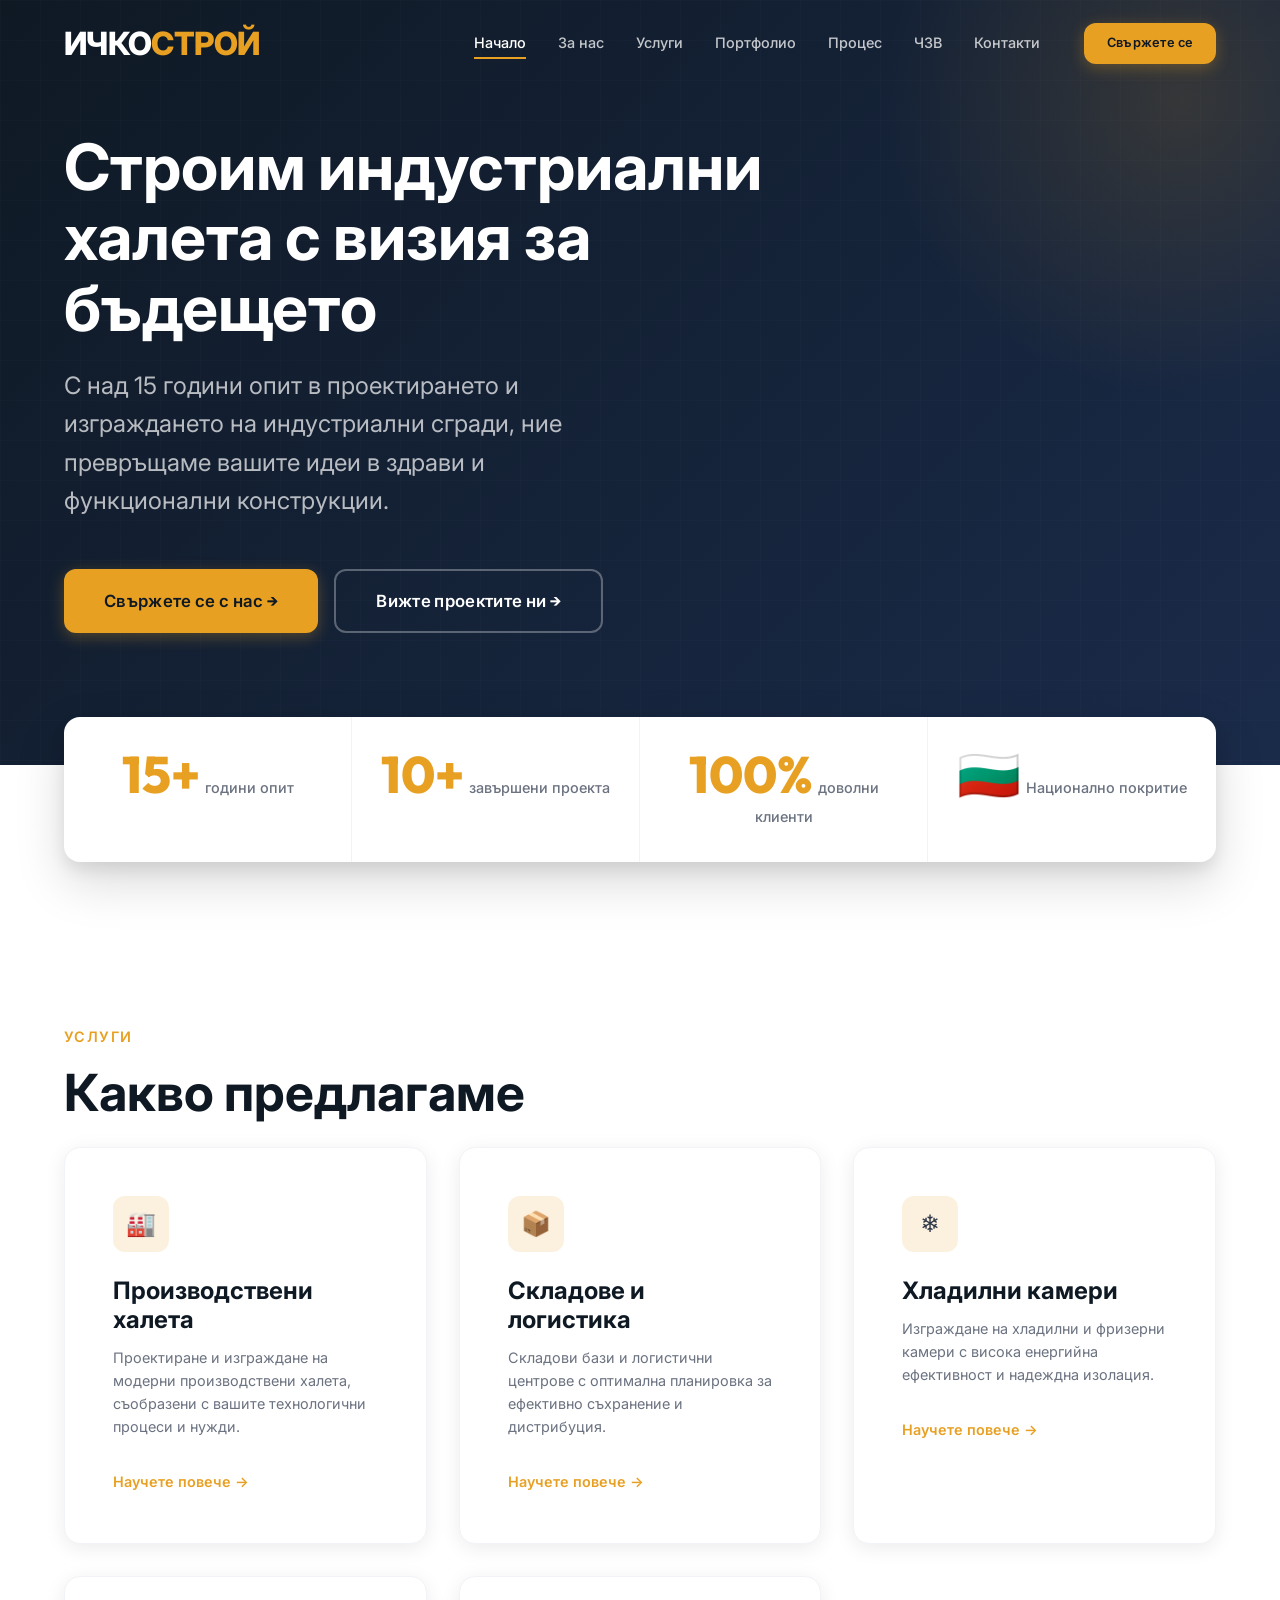
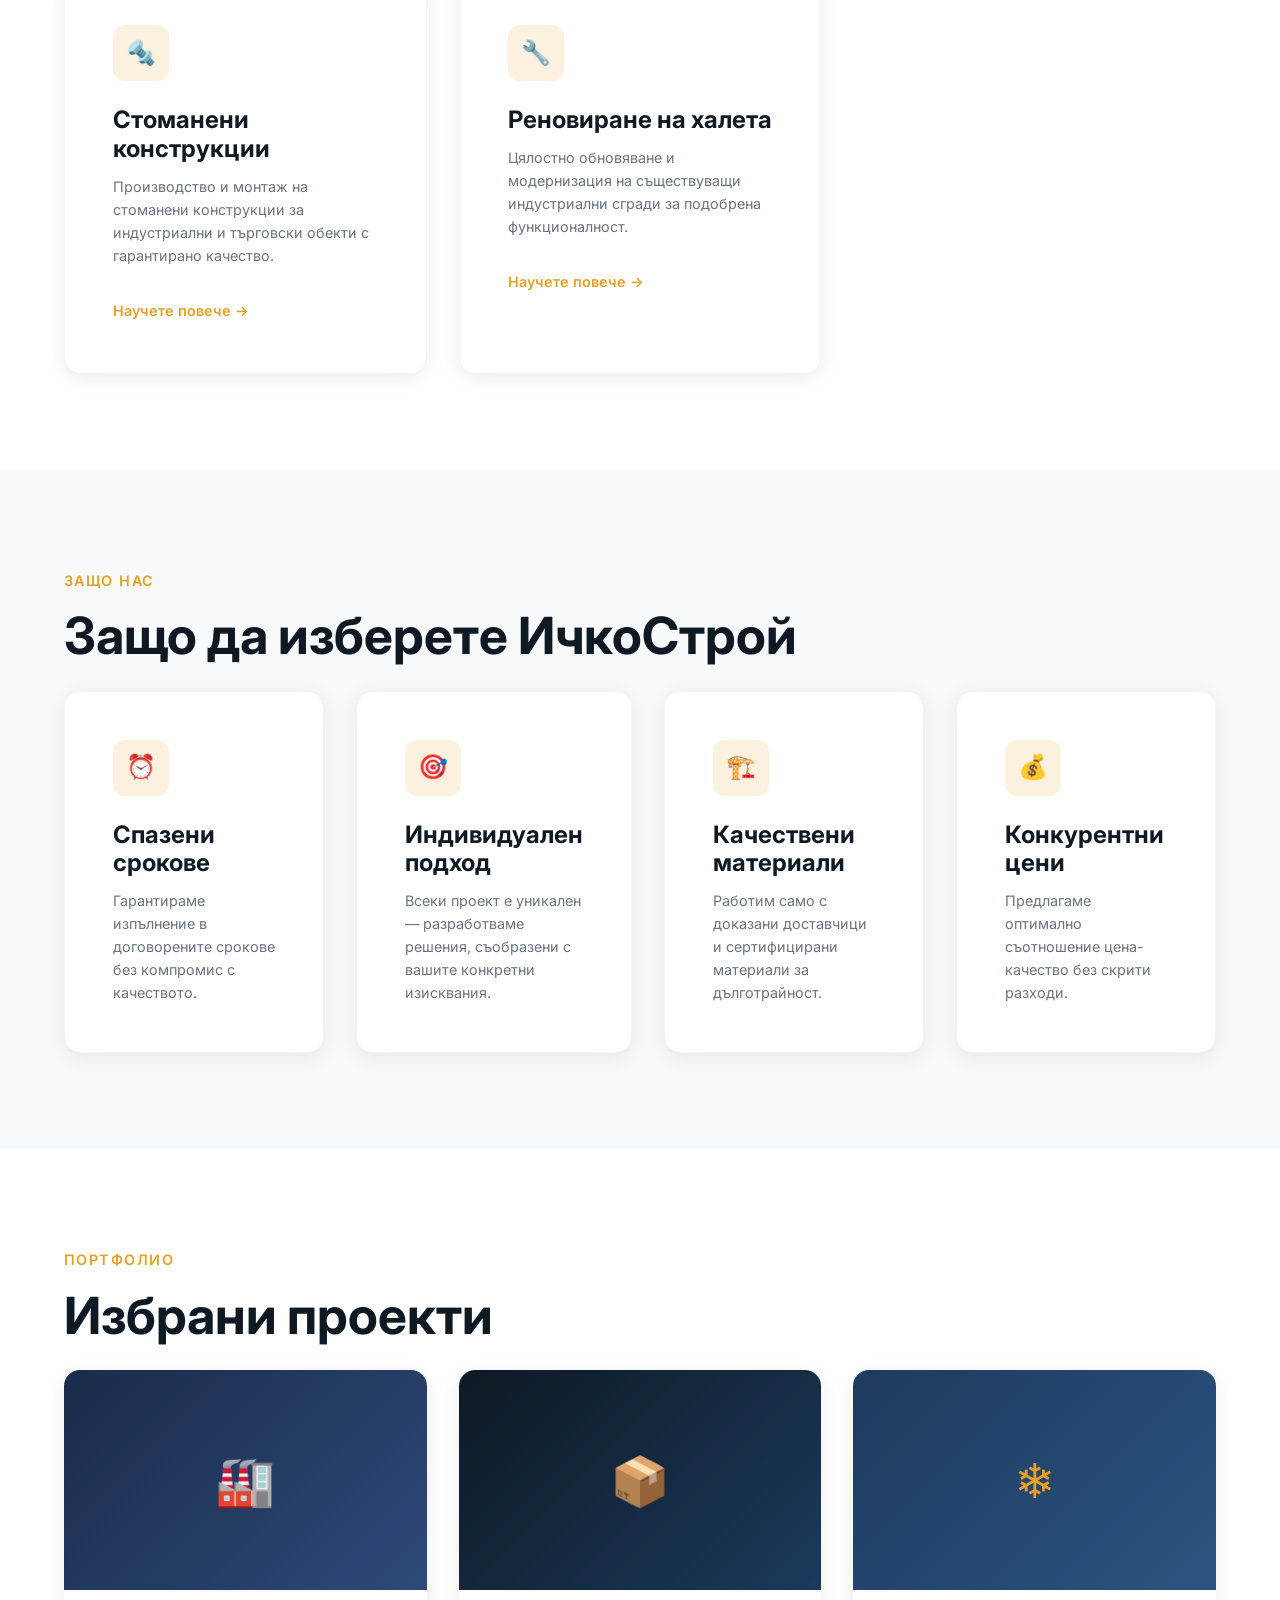
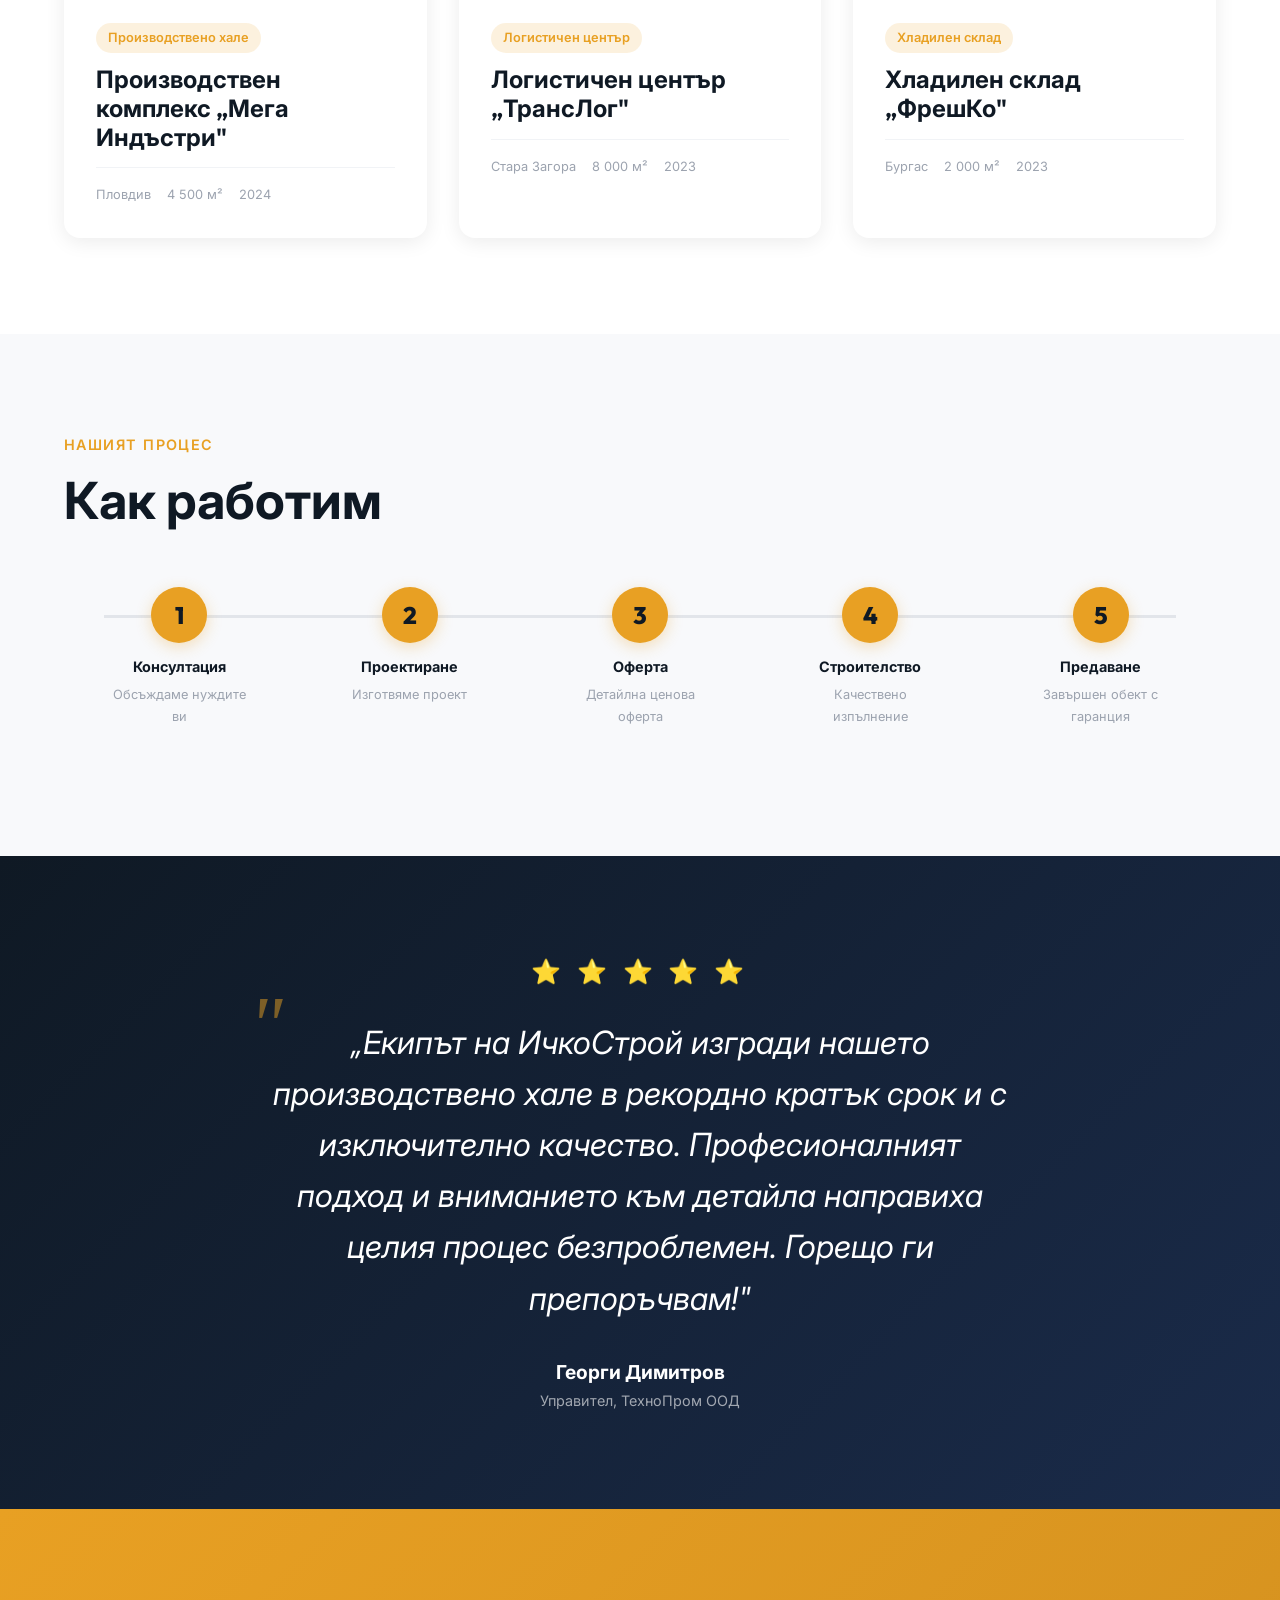
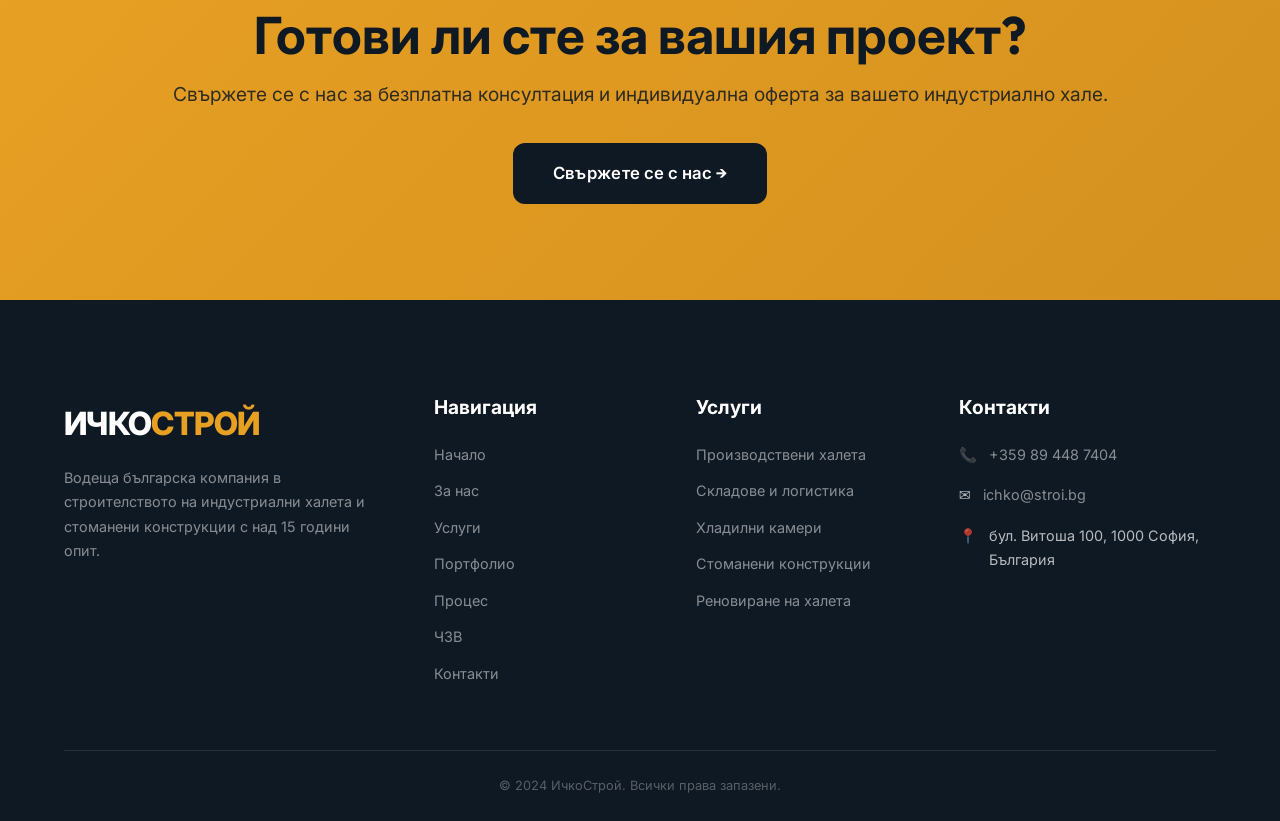
<file: index.html>
<!DOCTYPE html>
<html lang="bg" hreflang="bg">
<head>
    <meta charset="UTF-8">
    <meta name="viewport" content="width=device-width, initial-scale=1.0">
    <title>ИчкоСтрой — Строителство на индустриални халета</title>
    <meta name="description" content="ИчкоСтрой е водеща българска компания в строителството на индустриални халета, складове, хладилни камери и стоманени конструкции. Над 15 години опит и 100% доволни клиенти.">
    <meta name="keywords" content="индустриални халета, строителство, складове, хладилни камери, стоманени конструкции, ИчкоСтрой, България">
    <link rel="canonical" href="https://ichkostroy.pages.dev/">

    <!-- Open Graph -->
    <meta property="og:title" content="ИчкоСтрой — Строителство на индустриални халета">
    <meta property="og:description" content="Водеща българска компания в строителството на индустриални халета, складове и стоманени конструкции. Над 15 години опит.">
    <meta property="og:type" content="website">
    <meta property="og:url" content="https://ichkostroy.pages.dev/">
    <meta property="og:locale" content="bg_BG">
    <meta property="og:site_name" content="ИчкоСтрой">

    <!-- Google Fonts -->
    <link rel="preconnect" href="https://fonts.googleapis.com">
    <link rel="preconnect" href="https://fonts.gstatic.com" crossorigin>
    <link href="https://fonts.googleapis.com/css2?family=Inter:wght@400;500;600;700&family=Outfit:wght@400;500;600;700;800&display=swap" rel="stylesheet">

    <!-- Styles -->
    <link rel="stylesheet" href="css/styles.css">

    <!-- JSON-LD LocalBusiness Schema -->
    <script type="application/ld+json">
    {
        "@context": "https://schema.org",
        "@type": "LocalBusiness",
        "name": "ИчкоСтрой",
        "description": "Строителство на индустриални халета, складове, хладилни камери и стоманени конструкции в България.",
        "url": "https://ichkostroy.pages.dev/",
        "telephone": "+359 89 448 7404",
        "email": "ichko@stroi.bg",
        "address": {
            "@type": "PostalAddress",
            "streetAddress": "бул. Витоша 100",
            "addressLocality": "София",
            "postalCode": "1000",
            "addressCountry": "BG"
        },
        "areaServed": "България",
        "priceRange": "$$"
    }
    </script>
</head>
<body>

    <!-- ========== HEADER ========== -->
    <header class="header">
        <div class="container">
            <a href="index.html" class="logo">ИЧКО<span>СТРОЙ</span></a>
            <nav class="nav">
                <div class="nav-list">
                    <a href="index.html" class="nav-link nav-link--active">Начало</a>
                    <a href="about.html" class="nav-link">За нас</a>
                    <a href="services.html" class="nav-link">Услуги</a>
                    <a href="portfolio.html" class="nav-link">Портфолио</a>
                    <a href="process.html" class="nav-link">Процес</a>
                    <a href="faq.html" class="nav-link">ЧЗВ</a>
                    <a href="contact.html" class="nav-link">Контакти</a>
                    <a href="contact.html" class="nav-cta btn btn--primary btn--sm">Свържете се</a>
                </div>
            </nav>
            <button class="hamburger" aria-label="Отвори менюто">
                <span></span>
                <span></span>
                <span></span>
            </button>
        </div>
    </header>

    <!-- Mobile Overlay -->
    <div class="mobile-overlay"></div>

    <!-- ========== HERO ========== -->
    <section class="hero">
        <div class="hero__bg-pattern"></div>
        <div class="hero__glow"></div>
        <div class="container">
            <div class="hero__content">
                <h1 class="hero__title fade-in">Строим индустриални халета с визия за бъдещето</h1>
                <p class="hero__subtitle fade-in">С над 15 години опит в проектирането и изграждането на индустриални сгради, ние превръщаме вашите идеи в здрави и функционални конструкции.</p>
                <div class="hero__actions fade-in">
                    <a href="contact.html" class="btn btn--primary btn--lg">Свържете се с нас →</a>
                    <a href="portfolio.html" class="btn btn--outline btn--lg">Вижте проектите ни →</a>
                </div>
            </div>
        </div>
    </section>

    <!-- ========== STATS BAR ========== -->
    <section class="stats-bar">
        <div class="container">
            <div class="stats-bar__inner stagger-children">
                <div class="stats-bar__item">
                    <span class="stats-bar__number">15+</span>
                    <span class="stats-bar__label">години опит</span>
                </div>
                <div class="stats-bar__item">
                    <span class="stats-bar__number">10+</span>
                    <span class="stats-bar__label">завършени проекта</span>
                </div>
                <div class="stats-bar__item">
                    <span class="stats-bar__number">100%</span>
                    <span class="stats-bar__label">доволни клиенти</span>
                </div>
                <div class="stats-bar__item">
                    <span class="stats-bar__number">🇧🇬</span>
                    <span class="stats-bar__label">Национално покритие</span>
                </div>
            </div>
        </div>
    </section>

    <!-- ========== SERVICES ========== -->
    <section class="section">
        <div class="container">
            <span class="section-label fade-in">Услуги</span>
            <h2 class="section-title fade-in">Какво предлагаме</h2>
            <div class="grid grid-3 stagger-children">
                <a href="services/production-halls.html" class="icon-card">
                    <div class="icon-card__icon">🏭</div>
                    <h3 class="icon-card__title">Производствени халета</h3>
                    <p class="icon-card__text">Проектиране и изграждане на модерни производствени халета, съобразени с вашите технологични процеси и нужди.</p>
                    <span class="card__link">Научете повече →</span>
                </a>
                <a href="services/warehouse.html" class="icon-card">
                    <div class="icon-card__icon">📦</div>
                    <h3 class="icon-card__title">Складове и логистика</h3>
                    <p class="icon-card__text">Складови бази и логистични центрове с оптимална планировка за ефективно съхранение и дистрибуция.</p>
                    <span class="card__link">Научете повече →</span>
                </a>
                <a href="services/cold-storage.html" class="icon-card">
                    <div class="icon-card__icon">❄️</div>
                    <h3 class="icon-card__title">Хладилни камери</h3>
                    <p class="icon-card__text">Изграждане на хладилни и фризерни камери с висока енергийна ефективност и надеждна изолация.</p>
                    <span class="card__link">Научете повече →</span>
                </a>
                <a href="services/steel-structures.html" class="icon-card">
                    <div class="icon-card__icon">🔩</div>
                    <h3 class="icon-card__title">Стоманени конструкции</h3>
                    <p class="icon-card__text">Производство и монтаж на стоманени конструкции за индустриални и търговски обекти с гарантирано качество.</p>
                    <span class="card__link">Научете повече →</span>
                </a>
                <a href="services/renovation.html" class="icon-card">
                    <div class="icon-card__icon">🔧</div>
                    <h3 class="icon-card__title">Реновиране на халета</h3>
                    <p class="icon-card__text">Цялостно обновяване и модернизация на съществуващи индустриални сгради за подобрена функционалност.</p>
                    <span class="card__link">Научете повече →</span>
                </a>
            </div>
        </div>
    </section>

    <!-- ========== WHY CHOOSE US ========== -->
    <section class="section section--gray">
        <div class="container">
            <span class="section-label fade-in">Защо нас</span>
            <h2 class="section-title fade-in">Защо да изберете ИчкоСтрой</h2>
            <div class="grid grid-4 stagger-children">
                <div class="icon-card">
                    <div class="icon-card__icon">⏰</div>
                    <h3 class="icon-card__title">Спазени срокове</h3>
                    <p class="icon-card__text">Гарантираме изпълнение в договорените срокове без компромис с качеството.</p>
                </div>
                <div class="icon-card">
                    <div class="icon-card__icon">🎯</div>
                    <h3 class="icon-card__title">Индивидуален подход</h3>
                    <p class="icon-card__text">Всеки проект е уникален — разработваме решения, съобразени с вашите конкретни изисквания.</p>
                </div>
                <div class="icon-card">
                    <div class="icon-card__icon">🏗️</div>
                    <h3 class="icon-card__title">Качествени материали</h3>
                    <p class="icon-card__text">Работим само с доказани доставчици и сертифицирани материали за дълготрайност.</p>
                </div>
                <div class="icon-card">
                    <div class="icon-card__icon">💰</div>
                    <h3 class="icon-card__title">Конкурентни цени</h3>
                    <p class="icon-card__text">Предлагаме оптимално съотношение цена-качество без скрити разходи.</p>
                </div>
            </div>
        </div>
    </section>

    <!-- ========== FEATURED PROJECTS ========== -->
    <section class="section">
        <div class="container">
            <span class="section-label fade-in">Портфолио</span>
            <h2 class="section-title fade-in">Избрани проекти</h2>
            <div class="grid grid-3 stagger-children">
                <a href="portfolio/project-1.html" class="card">
                    <div class="card__image card__image--1">🏭</div>
                    <div class="card__body">
                        <span class="card__tag">Производствено хале</span>
                        <h3 class="card__title">Производствен комплекс „Мега Индъстри"</h3>
                        <div class="card__meta"><span>Пловдив</span><span>4 500 м²</span><span>2024</span></div>
                    </div>
                </a>
                <a href="portfolio/project-2.html" class="card">
                    <div class="card__image card__image--2">📦</div>
                    <div class="card__body">
                        <span class="card__tag">Логистичен център</span>
                        <h3 class="card__title">Логистичен център „ТрансЛог"</h3>
                        <div class="card__meta"><span>Стара Загора</span><span>8 000 м²</span><span>2023</span></div>
                    </div>
                </a>
                <a href="portfolio/project-3.html" class="card">
                    <div class="card__image card__image--3">❄️</div>
                    <div class="card__body">
                        <span class="card__tag">Хладилен склад</span>
                        <h3 class="card__title">Хладилен склад „ФрешКо"</h3>
                        <div class="card__meta"><span>Бургас</span><span>2 000 м²</span><span>2023</span></div>
                    </div>
                </a>
            </div>
        </div>
    </section>

    <!-- ========== PROCESS PREVIEW ========== -->
    <section class="section section--gray">
        <div class="container">
            <span class="section-label fade-in">Нашият процес</span>
            <h2 class="section-title fade-in">Как работим</h2>
            <div class="process-steps stagger-children">
                <div class="process-step">
                    <div class="process-step__number">1</div>
                    <h3 class="process-step__title">Консултация</h3>
                    <p class="process-step__text">Обсъждаме нуждите ви</p>
                </div>
                <div class="process-step">
                    <div class="process-step__number">2</div>
                    <h3 class="process-step__title">Проектиране</h3>
                    <p class="process-step__text">Изготвяме проект</p>
                </div>
                <div class="process-step">
                    <div class="process-step__number">3</div>
                    <h3 class="process-step__title">Оферта</h3>
                    <p class="process-step__text">Детайлна ценова оферта</p>
                </div>
                <div class="process-step">
                    <div class="process-step__number">4</div>
                    <h3 class="process-step__title">Строителство</h3>
                    <p class="process-step__text">Качествено изпълнение</p>
                </div>
                <div class="process-step">
                    <div class="process-step__number">5</div>
                    <h3 class="process-step__title">Предаване</h3>
                    <p class="process-step__text">Завършен обект с гаранция</p>
                </div>
            </div>
        </div>
    </section>

    <!-- ========== TESTIMONIAL ========== -->
    <section class="testimonial">
        <div class="container">
            <div class="testimonial__stars">⭐ ⭐ ⭐ ⭐ ⭐</div>
            <blockquote class="testimonial__quote fade-in">
                „Екипът на ИчкоСтрой изгради нашето производствено хале в рекордно кратък срок и с изключително качество. Професионалният подход и вниманието към детайла направиха целия процес безпроблемен. Горещо ги препоръчвам!"
            </blockquote>
            <div class="testimonial__author">
                <div class="testimonial__name">Георги Димитров</div>
                <div class="testimonial__role">Управител, ТехноПром ООД</div>
            </div>
        </div>
    </section>

    <!-- ========== CTA BANNER ========== -->
    <section class="cta-banner">
        <div class="container fade-in">
            <h2>Готови ли сте за вашия проект?</h2>
            <p>Свържете се с нас за безплатна консултация и индивидуална оферта за вашето индустриално хале.</p>
            <a href="contact.html" class="btn btn--dark btn--lg">Свържете се с нас →</a>
        </div>
    </section>

    <!-- ========== FOOTER ========== -->
    <footer class="footer">
        <div class="container">
            <div class="footer__grid">
                <div class="footer__brand">
                    <a href="index.html" class="logo">ИЧКО<span>СТРОЙ</span></a>
                    <p>Водеща българска компания в строителството на индустриални халета и стоманени конструкции с над 15 години опит.</p>
                </div>
                <div>
                    <h4 class="footer__heading">Навигация</h4>
                    <div class="footer__links">
                        <a href="index.html">Начало</a>
                        <a href="about.html">За нас</a>
                        <a href="services.html">Услуги</a>
                        <a href="portfolio.html">Портфолио</a>
                        <a href="process.html">Процес</a>
                        <a href="faq.html">ЧЗВ</a>
                        <a href="contact.html">Контакти</a>
                    </div>
                </div>
                <div>
                    <h4 class="footer__heading">Услуги</h4>
                    <div class="footer__links">
                        <a href="services/production-halls.html">Производствени халета</a>
                        <a href="services/warehouse.html">Складове и логистика</a>
                        <a href="services/cold-storage.html">Хладилни камери</a>
                        <a href="services/steel-structures.html">Стоманени конструкции</a>
                        <a href="services/renovation.html">Реновиране на халета</a>
                    </div>
                </div>
                <div>
                    <h4 class="footer__heading">Контакти</h4>
                    <div class="footer__contact-item">
                        <span>📞</span>
                        <span><a href="tel:+359894487404">+359 89 448 7404</a></span>
                    </div>
                    <div class="footer__contact-item">
                        <span>✉️</span>
                        <span><a href="mailto:ichko@stroi.bg">ichko@stroi.bg</a></span>
                    </div>
                    <div class="footer__contact-item">
                        <span>📍</span>
                        <span>бул. Витоша 100, 1000 София, България</span>
                    </div>
                </div>
            </div>
            <div class="footer__bar">
                <p>© 2024 ИчкоСтрой. Всички права запазени.</p>
            </div>
        </div>
    </footer>

    <!-- Back to Top -->
    <button class="back-to-top" aria-label="Нагоре">↑</button>

    <!-- Scripts -->
    <script src="js/main.js"></script>
</body>
</html>
</file>
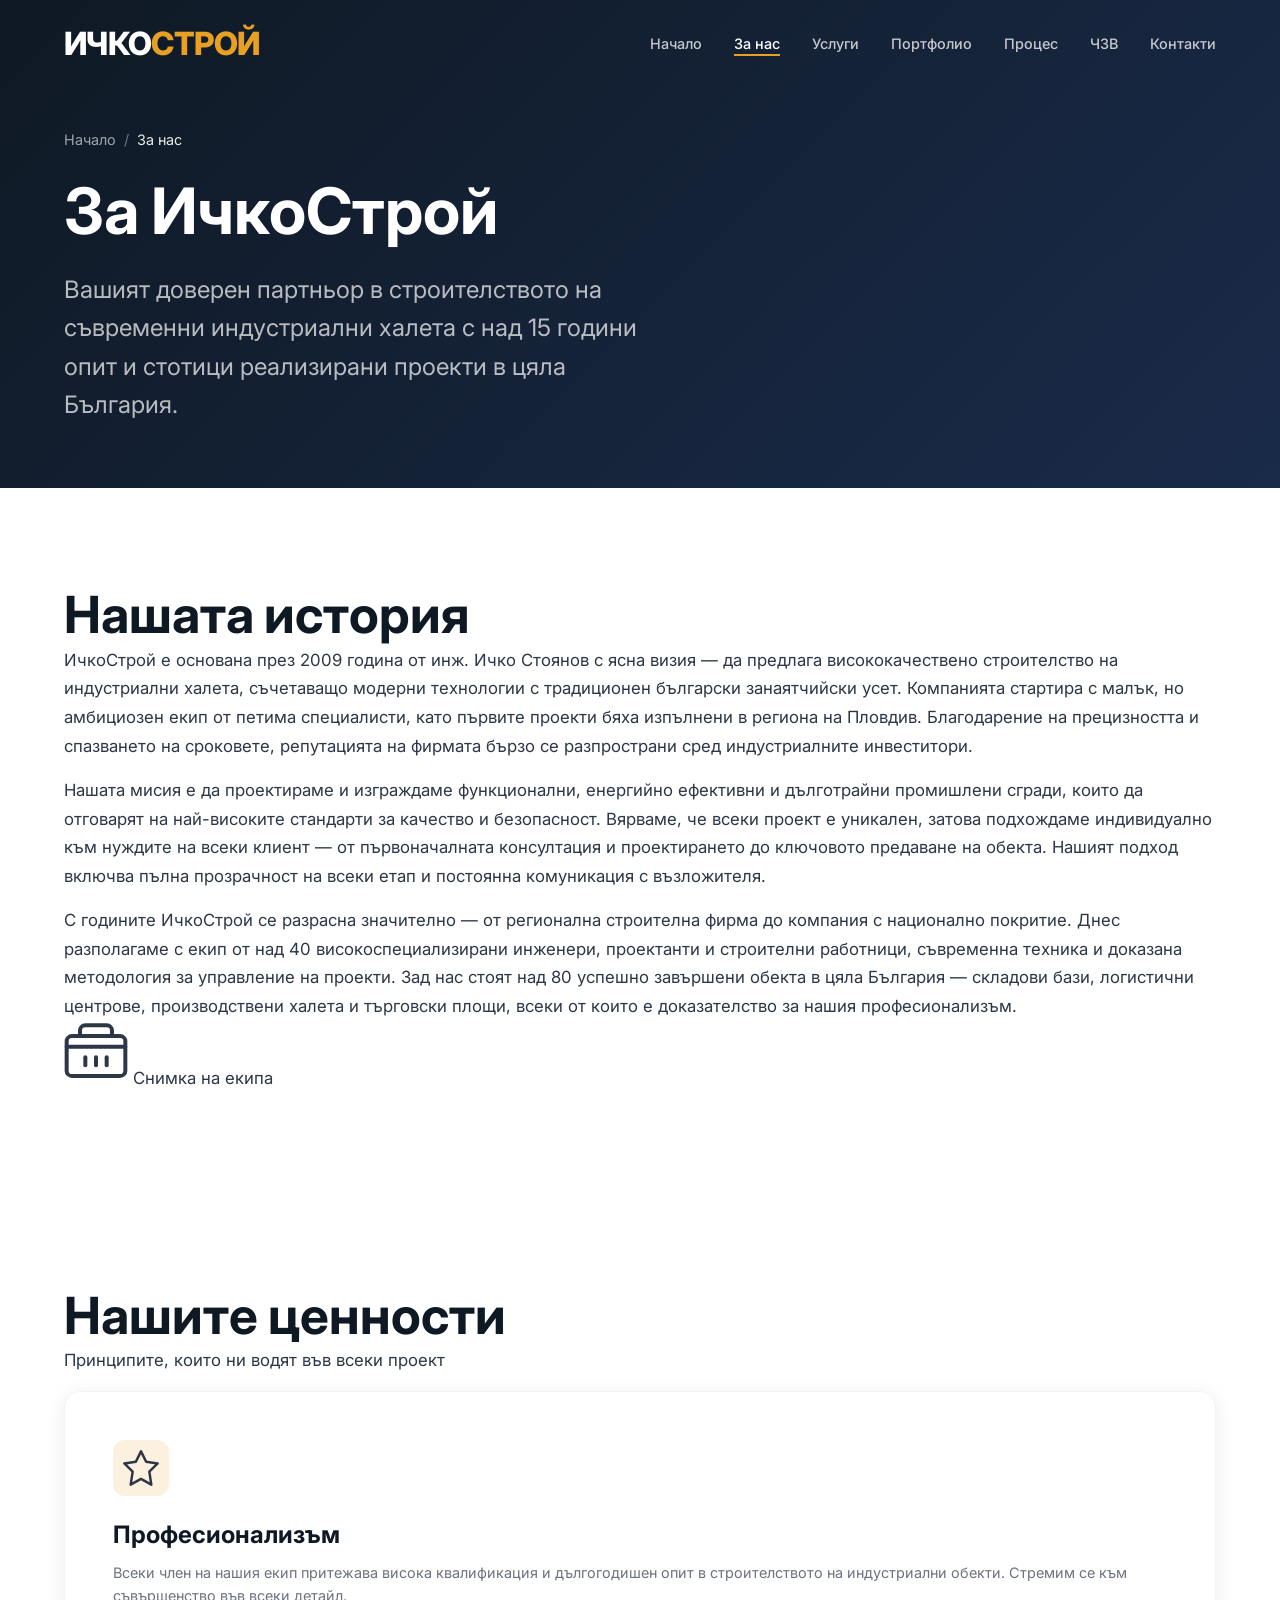
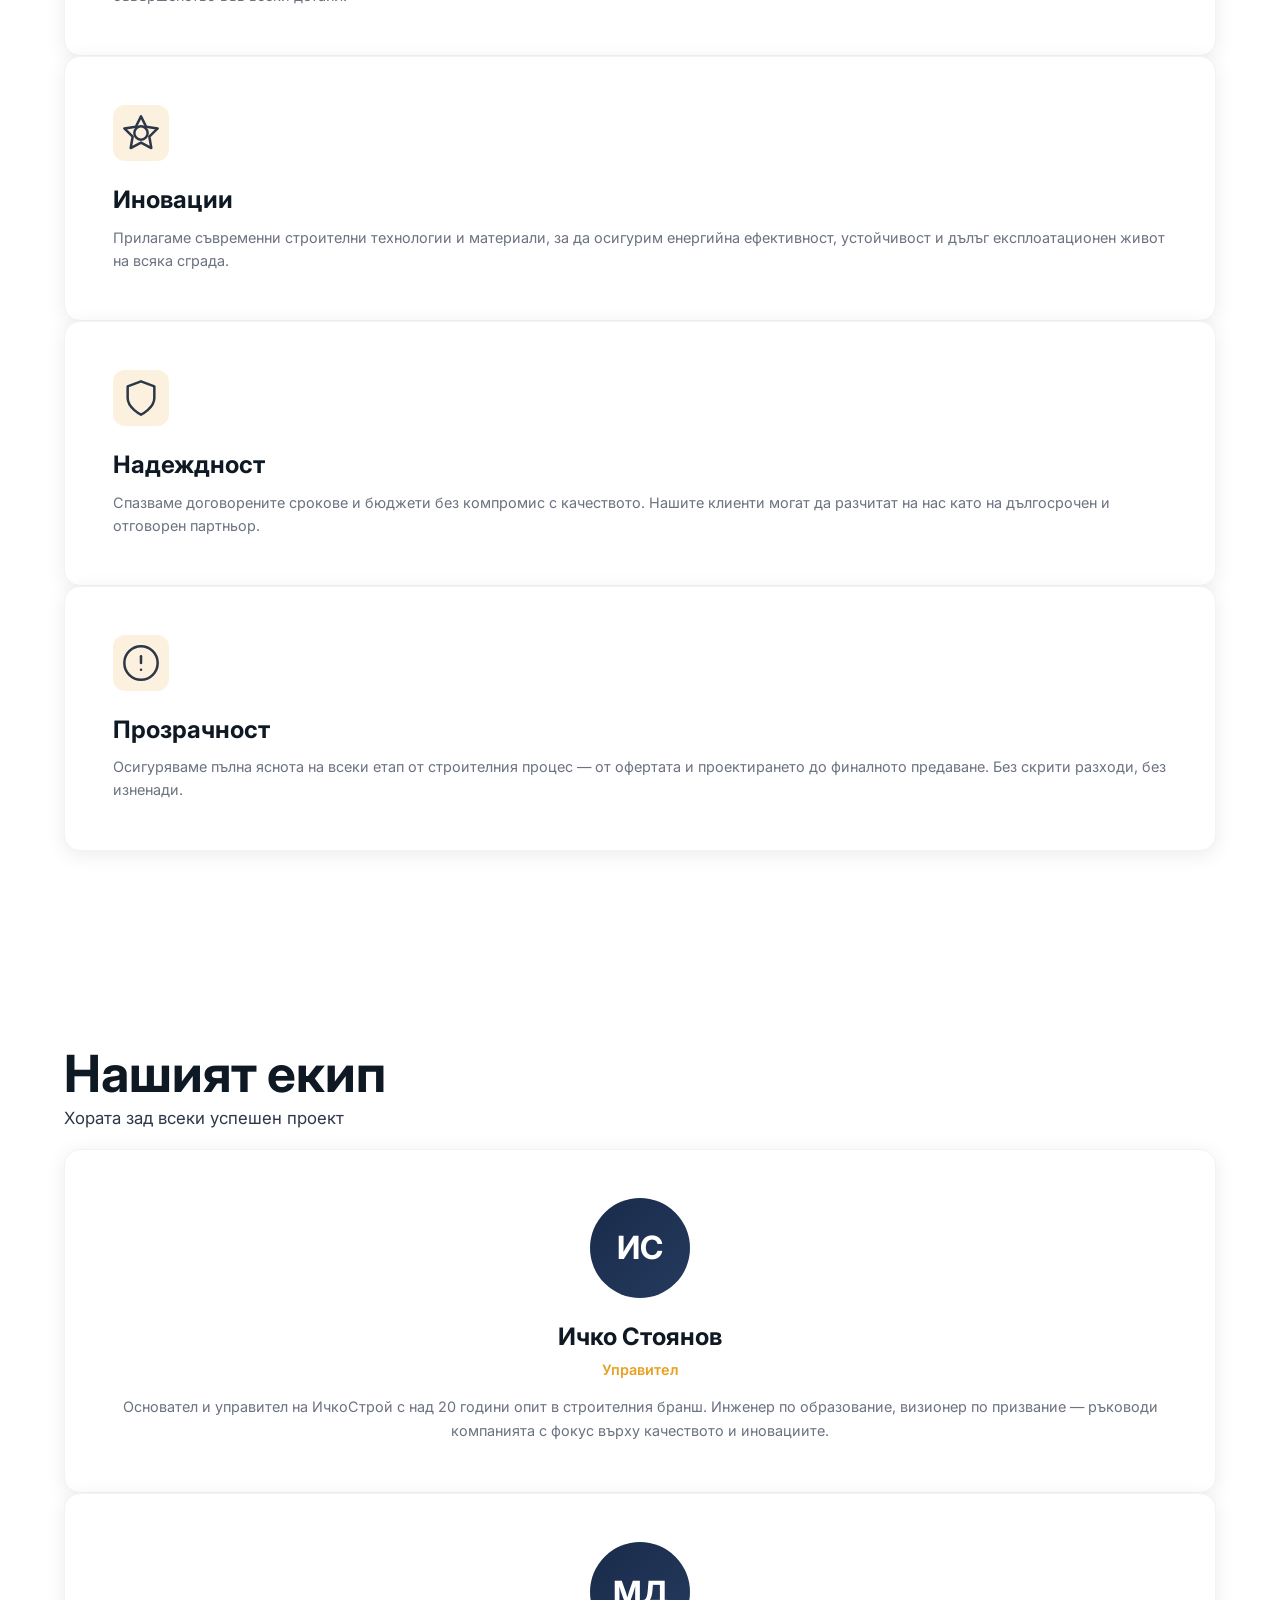
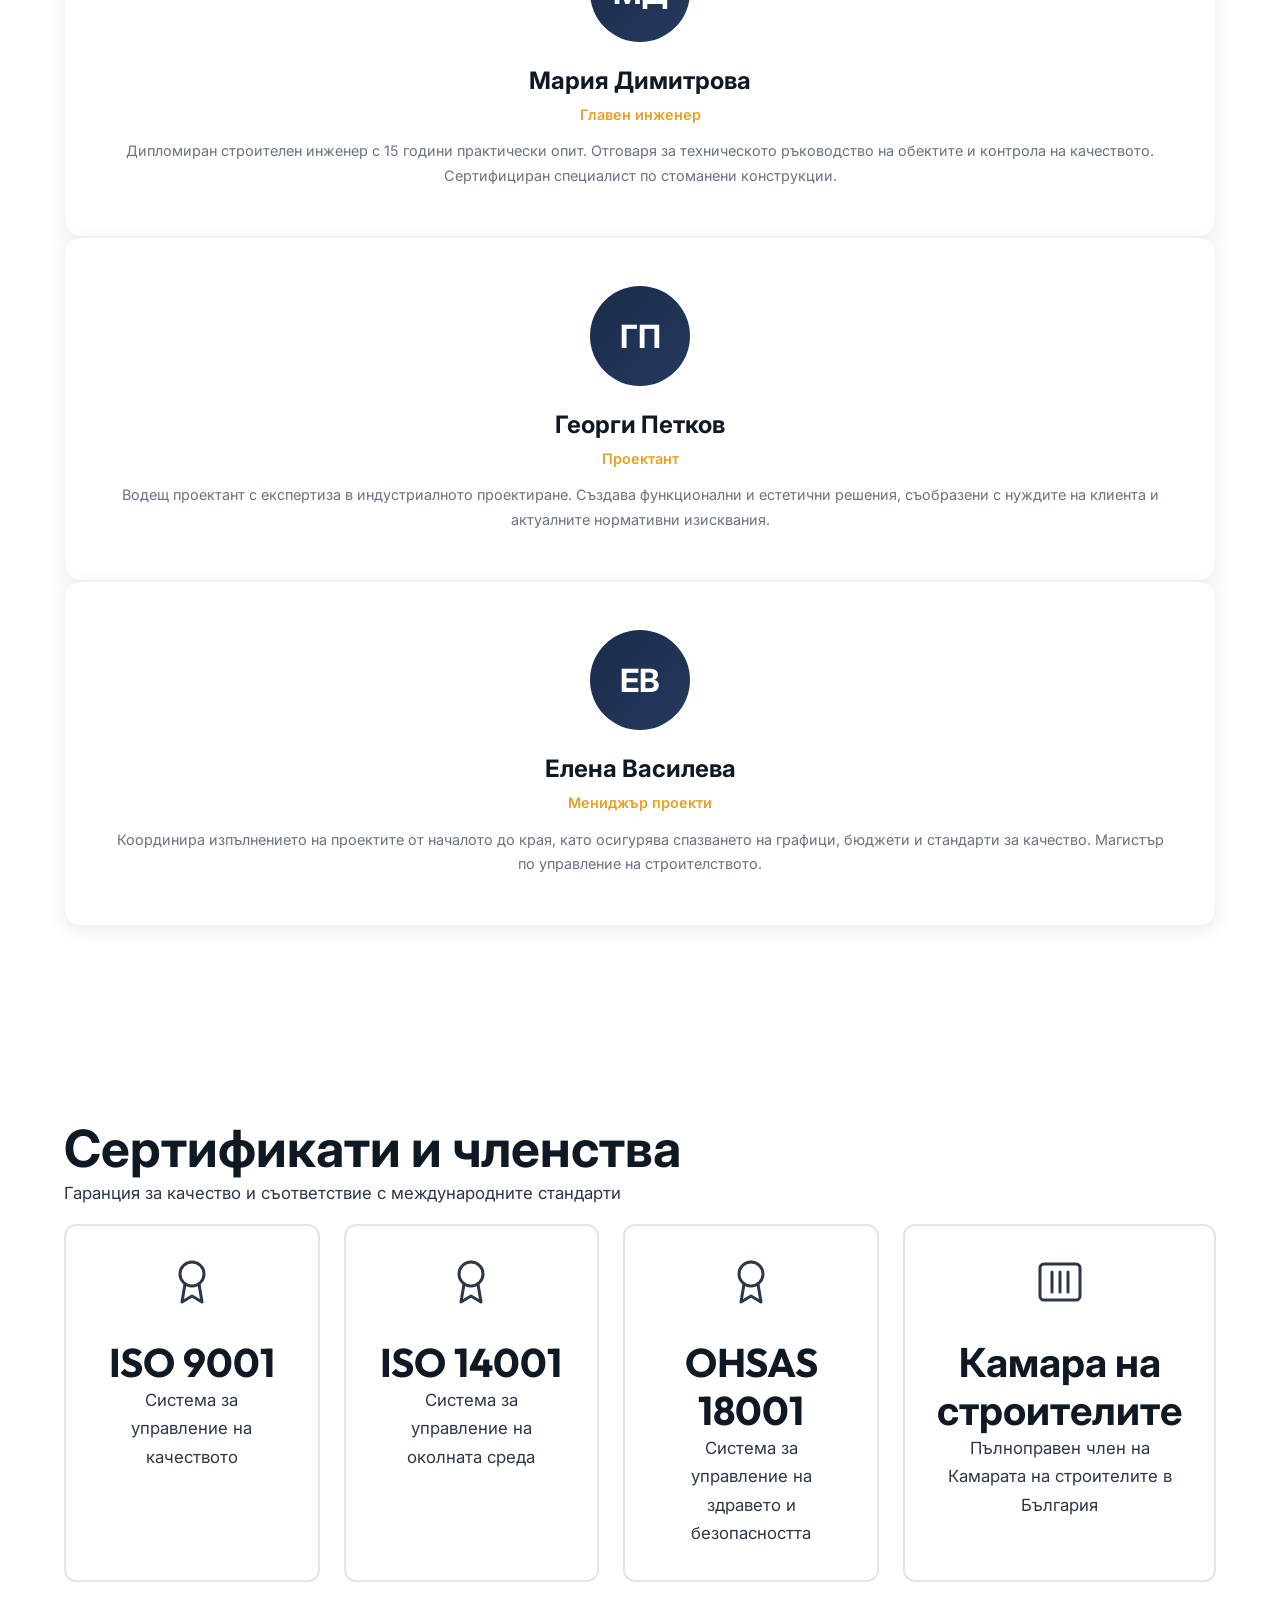
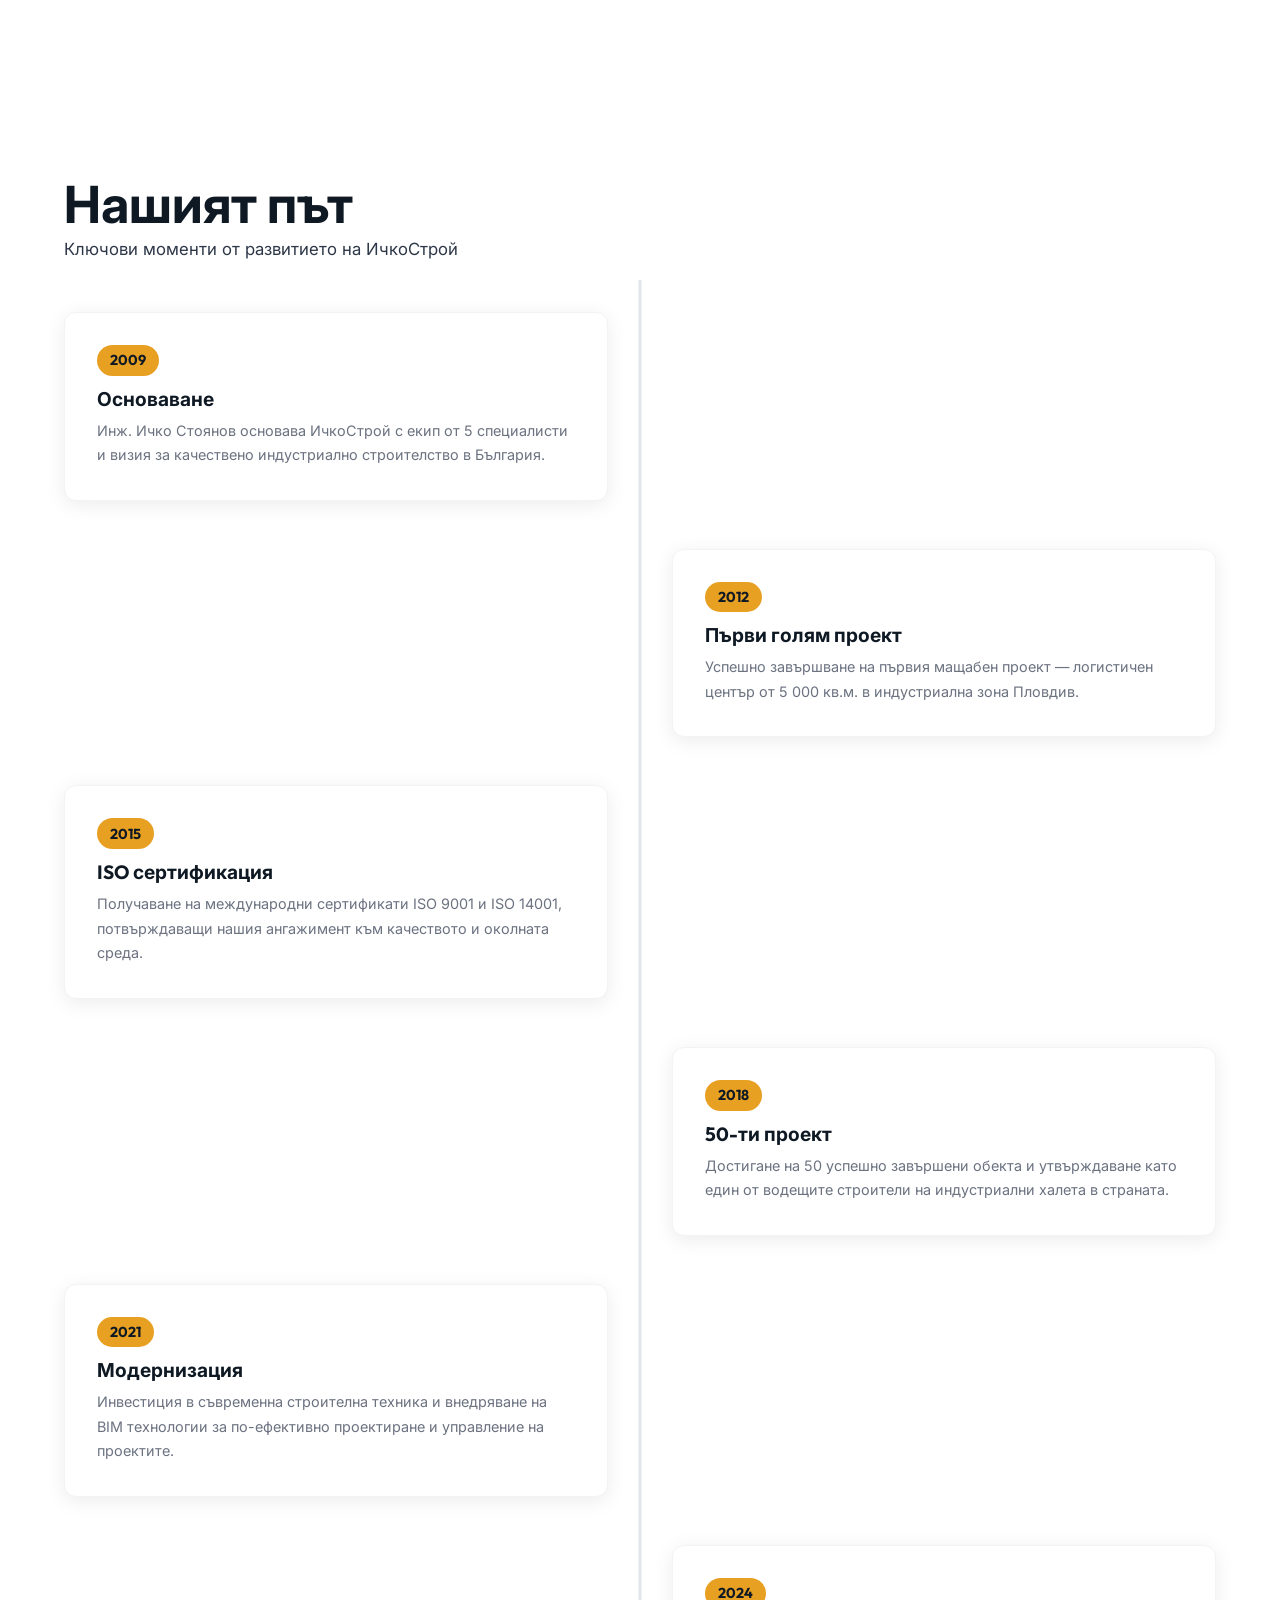
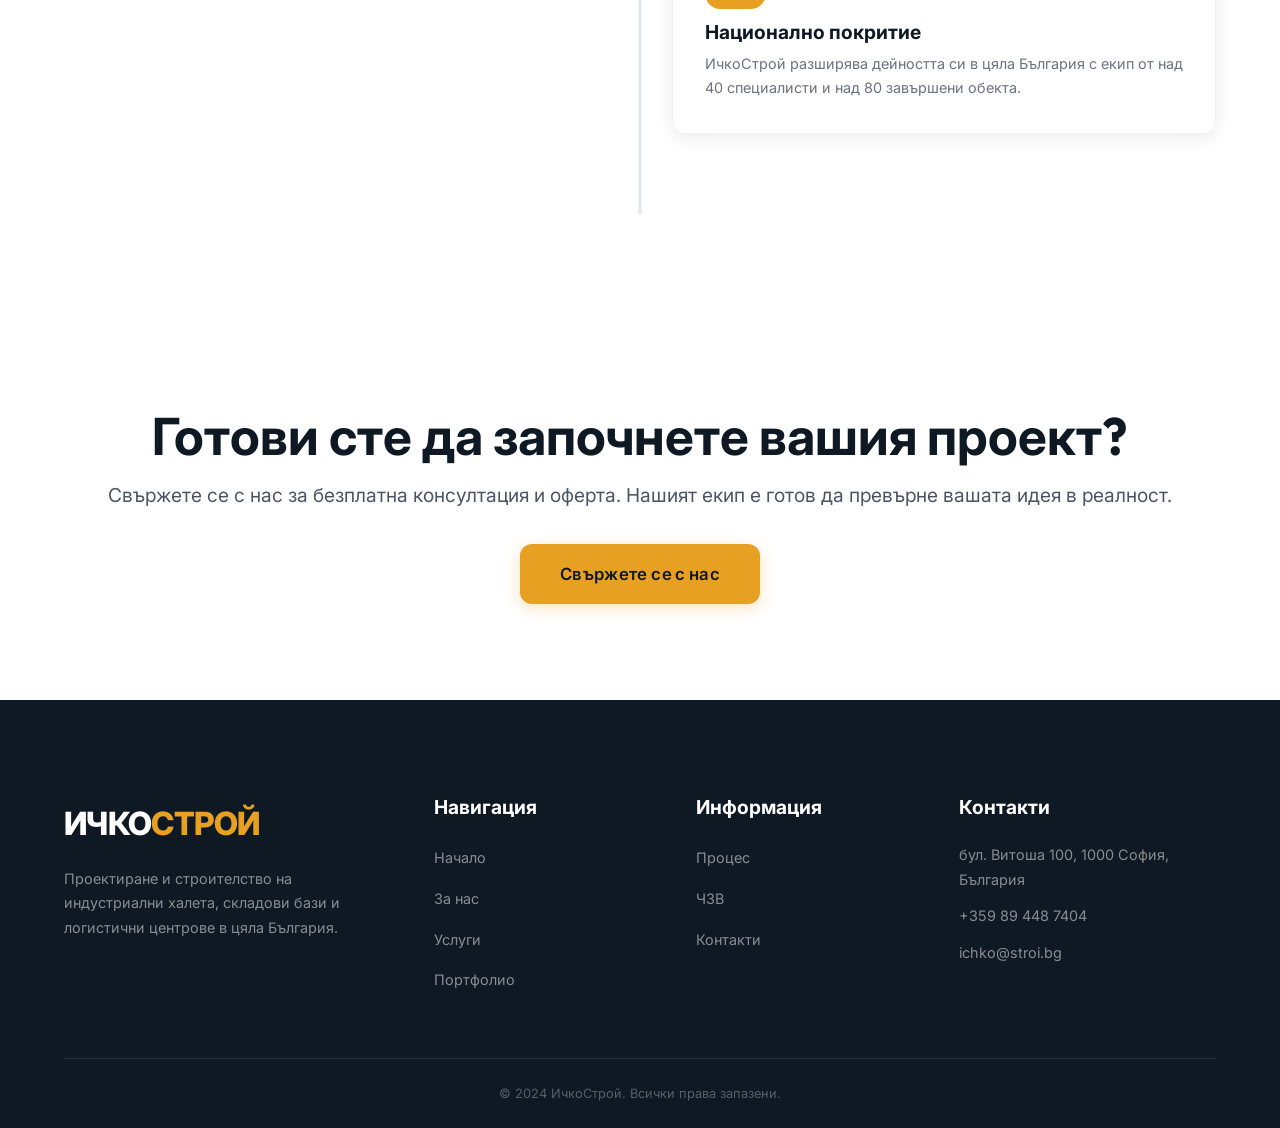
<file: about.html>
<!DOCTYPE html>
<html lang="bg" dir="ltr">
<head>
  <meta charset="UTF-8">
  <meta name="viewport" content="width=device-width, initial-scale=1.0">
  <meta http-equiv="X-UA-Compatible" content="IE=edge">

  <title>За нас | ИчкоСтрой — Строителство на индустриални халета</title>
  <meta name="description" content="ИчкоСтрой е водеща българска строителна компания с над 15 години опит в проектирането и изграждането на индустриални халета. Научете повече за нашата история, мисия и екип.">
  <meta name="keywords" content="ИчкоСтрой, за нас, строителна компания, индустриални халета, история, екип, мисия, България">
  <meta name="author" content="ИчкоСтрой">
  <meta name="robots" content="index, follow">
  <link rel="canonical" href="https://ichkostroy.pages.dev/about.html">
  <link rel="alternate" hreflang="bg" href="https://ichkostroy.pages.dev/about.html">

  <!-- Open Graph -->
  <meta property="og:title" content="За нас | ИчкоСтрой — Строителство на индустриални халета">
  <meta property="og:description" content="ИчкоСтрой е водеща българска строителна компания с над 15 години опит в проектирането и изграждането на индустриални халета. Научете повече за нашата история, мисия и екип.">
  <meta property="og:type" content="website">
  <meta property="og:url" href="https://ichkostroy.pages.dev/about.html">
  <meta property="og:locale" content="bg_BG">
  <meta property="og:site_name" content="ИчкоСтрой">

  <!-- Google Fonts -->
  <link rel="preconnect" href="https://fonts.googleapis.com">
  <link rel="preconnect" href="https://fonts.gstatic.com" crossorigin>
  <link href="https://fonts.googleapis.com/css2?family=Inter:wght@400;500;600;700&family=Outfit:wght@400;500;600;700;800&display=swap" rel="stylesheet">

  <!-- Styles -->
  <link rel="stylesheet" href="css/styles.css">

  <!-- JSON-LD BreadcrumbList -->
  <script type="application/ld+json">
  {
    "@context": "https://schema.org",
    "@type": "BreadcrumbList",
    "itemListElement": [
      {
        "@type": "ListItem",
        "position": 1,
        "name": "Начало",
        "item": "https://ichkostroy.pages.dev/"
      },
      {
        "@type": "ListItem",
        "position": 2,
        "name": "За нас",
        "item": "https://ichkostroy.pages.dev/about.html"
      }
    ]
  }
  </script>
</head>
<body>

  <!-- ========== HEADER ========== -->
  <header class="header" id="header">
    <div class="container header__container">
      <a href="index.html" class="header__logo">
        ИЧКО<span>СТРОЙ</span>
      </a>

      <nav class="header__nav" id="nav">
        <ul class="header__nav-list">
          <li><a href="index.html" class="nav-link">Начало</a></li>
          <li><a href="about.html" class="nav-link nav-link--active">За нас</a></li>
          <li><a href="services.html" class="nav-link">Услуги</a></li>
          <li><a href="portfolio.html" class="nav-link">Портфолио</a></li>
          <li><a href="process.html" class="nav-link">Процес</a></li>
          <li><a href="faq.html" class="nav-link">ЧЗВ</a></li>
          <li><a href="contact.html" class="nav-link nav-link--cta">Контакти</a></li>
        </ul>
      </nav>

      <button class="header__burger" id="burger" aria-label="Отвори менюто" aria-expanded="false">
        <span></span>
        <span></span>
        <span></span>
      </button>
    </div>
  </header>

  <!-- Mobile Overlay -->
  <div class="mobile-overlay" id="mobileOverlay"></div>

  <main>

    <!-- ========== HERO (SMALL) ========== -->
    <section class="hero hero--small">
      <div class="container">
        <nav class="breadcrumb fade-in" aria-label="Навигация">
          <ol class="breadcrumb__list">
            <li class="breadcrumb__item"><a href="index.html" class="breadcrumb__link">Начало</a></li>
            <li class="breadcrumb__item breadcrumb__item--active" aria-current="page">За нас</li>
          </ol>
        </nav>
        <h1 class="hero__title fade-in">За ИчкоСтрой</h1>
        <p class="hero__subtitle fade-in">Вашият доверен партньор в строителството на съвременни индустриални халета с над 15 години опит и стотици реализирани проекти в цяла България.</p>
      </div>
    </section>

    <!-- ========== COMPANY STORY ========== -->
    <section class="section story" id="story">
      <div class="container">
        <div class="story__grid">
          <div class="story__text fade-in">
            <h2 class="section__title">Нашата история</h2>
            <p>ИчкоСтрой е основана през 2009 година от инж. Ичко Стоянов с ясна визия — да предлага висококачествено строителство на индустриални халета, съчетаващо модерни технологии с традиционен български занаятчийски усет. Компанията стартира с малък, но амбициозен екип от петима специалисти, като първите проекти бяха изпълнени в региона на Пловдив. Благодарение на прецизността и спазването на сроковете, репутацията на фирмата бързо се разпространи сред индустриалните инвеститори.</p>
            <p>Нашата мисия е да проектираме и изграждаме функционални, енергийно ефективни и дълготрайни промишлени сгради, които да отговарят на най-високите стандарти за качество и безопасност. Вярваме, че всеки проект е уникален, затова подхождаме индивидуално към нуждите на всеки клиент — от първоначалната консултация и проектирането до ключовото предаване на обекта. Нашият подход включва пълна прозрачност на всеки етап и постоянна комуникация с възложителя.</p>
            <p>С годините ИчкоСтрой се разрасна значително — от регионална строителна фирма до компания с национално покритие. Днес разполагаме с екип от над 40 високоспециализирани инженери, проектанти и строителни работници, съвременна техника и доказана методология за управление на проекти. Зад нас стоят над 80 успешно завършени обекта в цяла България — складови бази, логистични центрове, производствени халета и търговски площи, всеки от които е доказателство за нашия професионализъм.</p>
          </div>
          <div class="story__image fade-in">
            <div class="story__image-placeholder">
              <svg xmlns="http://www.w3.org/2000/svg" width="64" height="64" viewBox="0 0 24 24" fill="none" stroke="currentColor" stroke-width="1.5" stroke-linecap="round" stroke-linejoin="round">
                <rect x="1" y="6" width="22" height="15" rx="2"/>
                <path d="M1 10h22"/>
                <path d="M6 6V4a2 2 0 0 1 2-2h8a2 2 0 0 1 2 2v2"/>
                <line x1="12" y1="14" x2="12" y2="17"/>
                <line x1="8" y1="14" x2="8" y2="17"/>
                <line x1="16" y1="14" x2="16" y2="17"/>
              </svg>
              <span>Снимка на екипа</span>
            </div>
          </div>
        </div>
      </div>
    </section>

    <!-- ========== VALUES ========== -->
    <section class="section values" id="values">
      <div class="container">
        <h2 class="section__title fade-in">Нашите ценности</h2>
        <p class="section__subtitle fade-in">Принципите, които ни водят във всеки проект</p>
        <div class="values__grid stagger-children">

          <div class="icon-card fade-in">
            <div class="icon-card__icon">
              <svg xmlns="http://www.w3.org/2000/svg" width="40" height="40" viewBox="0 0 24 24" fill="none" stroke="currentColor" stroke-width="1.5" stroke-linecap="round" stroke-linejoin="round">
                <path d="M12 2l3.09 6.26L22 9.27l-5 4.87L18.18 22 12 18.56 5.82 22 7 14.14l-5-4.87 6.91-1.01L12 2z"/>
              </svg>
            </div>
            <h3 class="icon-card__title">Професионализъм</h3>
            <p class="icon-card__text">Всеки член на нашия екип притежава висока квалификация и дългогодишен опит в строителството на индустриални обекти. Стремим се към съвършенство във всеки детайл.</p>
          </div>

          <div class="icon-card fade-in">
            <div class="icon-card__icon">
              <svg xmlns="http://www.w3.org/2000/svg" width="40" height="40" viewBox="0 0 24 24" fill="none" stroke="currentColor" stroke-width="1.5" stroke-linecap="round" stroke-linejoin="round">
                <polygon points="12 2 15.09 8.26 22 9.27 17 14.14 18.18 21.02 12 17.77 5.82 21.02 7 14.14 2 9.27 8.91 8.26 12 2"/>
                <circle cx="12" cy="12" r="4"/>
              </svg>
            </div>
            <h3 class="icon-card__title">Иновации</h3>
            <p class="icon-card__text">Прилагаме съвременни строителни технологии и материали, за да осигурим енергийна ефективност, устойчивост и дълъг експлоатационен живот на всяка сграда.</p>
          </div>

          <div class="icon-card fade-in">
            <div class="icon-card__icon">
              <svg xmlns="http://www.w3.org/2000/svg" width="40" height="40" viewBox="0 0 24 24" fill="none" stroke="currentColor" stroke-width="1.5" stroke-linecap="round" stroke-linejoin="round">
                <path d="M12 22s8-4 8-10V5l-8-3-8 3v7c0 6 8 10 8 10z"/>
              </svg>
            </div>
            <h3 class="icon-card__title">Надеждност</h3>
            <p class="icon-card__text">Спазваме договорените срокове и бюджети без компромис с качеството. Нашите клиенти могат да разчитат на нас като на дългосрочен и отговорен партньор.</p>
          </div>

          <div class="icon-card fade-in">
            <div class="icon-card__icon">
              <svg xmlns="http://www.w3.org/2000/svg" width="40" height="40" viewBox="0 0 24 24" fill="none" stroke="currentColor" stroke-width="1.5" stroke-linecap="round" stroke-linejoin="round">
                <circle cx="12" cy="12" r="10"/>
                <line x1="12" y1="8" x2="12" y2="12"/>
                <line x1="12" y1="16" x2="12.01" y2="16"/>
              </svg>
            </div>
            <h3 class="icon-card__title">Прозрачност</h3>
            <p class="icon-card__text">Осигуряваме пълна яснота на всеки етап от строителния процес — от офертата и проектирането до финалното предаване. Без скрити разходи, без изненади.</p>
          </div>

        </div>
      </div>
    </section>

    <!-- ========== TEAM ========== -->
    <section class="section team" id="team">
      <div class="container">
        <h2 class="section__title fade-in">Нашият екип</h2>
        <p class="section__subtitle fade-in">Хората зад всеки успешен проект</p>
        <div class="team__grid stagger-children">

          <div class="team-card fade-in">
            <div class="team-card__avatar">
              <span class="team-card__initials">ИС</span>
            </div>
            <h3 class="team-card__name">Ичко Стоянов</h3>
            <p class="team-card__role">Управител</p>
            <p class="team-card__bio">Основател и управител на ИчкоСтрой с над 20 години опит в строителния бранш. Инженер по образование, визионер по призвание — ръководи компанията с фокус върху качеството и иновациите.</p>
          </div>

          <div class="team-card fade-in">
            <div class="team-card__avatar">
              <span class="team-card__initials">МД</span>
            </div>
            <h3 class="team-card__name">Мария Димитрова</h3>
            <p class="team-card__role">Главен инженер</p>
            <p class="team-card__bio">Дипломиран строителен инженер с 15 години практически опит. Отговаря за техническото ръководство на обектите и контрола на качеството. Сертифициран специалист по стоманени конструкции.</p>
          </div>

          <div class="team-card fade-in">
            <div class="team-card__avatar">
              <span class="team-card__initials">ГП</span>
            </div>
            <h3 class="team-card__name">Георги Петков</h3>
            <p class="team-card__role">Проектант</p>
            <p class="team-card__bio">Водещ проектант с експертиза в индустриалното проектиране. Създава функционални и естетични решения, съобразени с нуждите на клиента и актуалните нормативни изисквания.</p>
          </div>

          <div class="team-card fade-in">
            <div class="team-card__avatar">
              <span class="team-card__initials">ЕВ</span>
            </div>
            <h3 class="team-card__name">Елена Василева</h3>
            <p class="team-card__role">Мениджър проекти</p>
            <p class="team-card__bio">Координира изпълнението на проектите от началото до края, като осигурява спазването на графици, бюджети и стандарти за качество. Магистър по управление на строителството.</p>
          </div>

        </div>
      </div>
    </section>

    <!-- ========== CERTIFICATIONS ========== -->
    <section class="section certifications" id="certifications">
      <div class="container">
        <h2 class="section__title fade-in">Сертификати и членства</h2>
        <p class="section__subtitle fade-in">Гаранция за качество и съответствие с международните стандарти</p>
        <div class="cert-grid stagger-children">

          <div class="cert-badge fade-in">
            <div class="cert-badge__icon">
              <svg xmlns="http://www.w3.org/2000/svg" width="48" height="48" viewBox="0 0 24 24" fill="none" stroke="currentColor" stroke-width="1.5" stroke-linecap="round" stroke-linejoin="round">
                <circle cx="12" cy="8" r="6"/>
                <path d="M15.477 12.89L17 22l-5-3-5 3 1.523-9.11"/>
              </svg>
            </div>
            <h3 class="cert-badge__title">ISO 9001</h3>
            <p class="cert-badge__text">Система за управление на качеството</p>
          </div>

          <div class="cert-badge fade-in">
            <div class="cert-badge__icon">
              <svg xmlns="http://www.w3.org/2000/svg" width="48" height="48" viewBox="0 0 24 24" fill="none" stroke="currentColor" stroke-width="1.5" stroke-linecap="round" stroke-linejoin="round">
                <circle cx="12" cy="8" r="6"/>
                <path d="M15.477 12.89L17 22l-5-3-5 3 1.523-9.11"/>
              </svg>
            </div>
            <h3 class="cert-badge__title">ISO 14001</h3>
            <p class="cert-badge__text">Система за управление на околната среда</p>
          </div>

          <div class="cert-badge fade-in">
            <div class="cert-badge__icon">
              <svg xmlns="http://www.w3.org/2000/svg" width="48" height="48" viewBox="0 0 24 24" fill="none" stroke="currentColor" stroke-width="1.5" stroke-linecap="round" stroke-linejoin="round">
                <circle cx="12" cy="8" r="6"/>
                <path d="M15.477 12.89L17 22l-5-3-5 3 1.523-9.11"/>
              </svg>
            </div>
            <h3 class="cert-badge__title">OHSAS 18001</h3>
            <p class="cert-badge__text">Система за управление на здравето и безопасността</p>
          </div>

          <div class="cert-badge fade-in">
            <div class="cert-badge__icon">
              <svg xmlns="http://www.w3.org/2000/svg" width="48" height="48" viewBox="0 0 24 24" fill="none" stroke="currentColor" stroke-width="1.5" stroke-linecap="round" stroke-linejoin="round">
                <rect x="2" y="3" width="20" height="18" rx="2"/>
                <path d="M8 7v10"/>
                <path d="M12 7v10"/>
                <path d="M16 7v10"/>
              </svg>
            </div>
            <h3 class="cert-badge__title">Камара на строителите</h3>
            <p class="cert-badge__text">Пълноправен член на Камарата на строителите в България</p>
          </div>

        </div>
      </div>
    </section>

    <!-- ========== TIMELINE ========== -->
    <section class="section timeline-section" id="timeline">
      <div class="container">
        <h2 class="section__title fade-in">Нашият път</h2>
        <p class="section__subtitle fade-in">Ключови моменти от развитието на ИчкоСтрой</p>
        <div class="timeline stagger-children">

          <div class="timeline__item fade-in">
            <div class="timeline__marker"></div>
            <div class="timeline__content">
              <span class="timeline__year">2009</span>
              <h3 class="timeline__title">Основаване</h3>
              <p class="timeline__text">Инж. Ичко Стоянов основава ИчкоСтрой с екип от 5 специалисти и визия за качествено индустриално строителство в България.</p>
            </div>
          </div>

          <div class="timeline__item fade-in">
            <div class="timeline__marker"></div>
            <div class="timeline__content">
              <span class="timeline__year">2012</span>
              <h3 class="timeline__title">Първи голям проект</h3>
              <p class="timeline__text">Успешно завършване на първия мащабен проект — логистичен център от 5 000 кв.м. в индустриална зона Пловдив.</p>
            </div>
          </div>

          <div class="timeline__item fade-in">
            <div class="timeline__marker"></div>
            <div class="timeline__content">
              <span class="timeline__year">2015</span>
              <h3 class="timeline__title">ISO сертификация</h3>
              <p class="timeline__text">Получаване на международни сертификати ISO 9001 и ISO 14001, потвърждаващи нашия ангажимент към качеството и околната среда.</p>
            </div>
          </div>

          <div class="timeline__item fade-in">
            <div class="timeline__marker"></div>
            <div class="timeline__content">
              <span class="timeline__year">2018</span>
              <h3 class="timeline__title">50-ти проект</h3>
              <p class="timeline__text">Достигане на 50 успешно завършени обекта и утвърждаване като един от водещите строители на индустриални халета в страната.</p>
            </div>
          </div>

          <div class="timeline__item fade-in">
            <div class="timeline__marker"></div>
            <div class="timeline__content">
              <span class="timeline__year">2021</span>
              <h3 class="timeline__title">Модернизация</h3>
              <p class="timeline__text">Инвестиция в съвременна строителна техника и внедряване на BIM технологии за по-ефективно проектиране и управление на проектите.</p>
            </div>
          </div>

          <div class="timeline__item fade-in">
            <div class="timeline__marker"></div>
            <div class="timeline__content">
              <span class="timeline__year">2024</span>
              <h3 class="timeline__title">Национално покритие</h3>
              <p class="timeline__text">ИчкоСтрой разширява дейността си в цяла България с екип от над 40 специалисти и над 80 завършени обекта.</p>
            </div>
          </div>

        </div>
      </div>
    </section>

    <!-- ========== CTA ========== -->
    <section class="section cta">
      <div class="container">
        <div class="cta__content fade-in">
          <h2 class="cta__title">Готови сте да започнете вашия проект?</h2>
          <p class="cta__text">Свържете се с нас за безплатна консултация и оферта. Нашият екип е готов да превърне вашата идея в реалност.</p>
          <a href="contact.html" class="btn btn--primary btn--lg">Свържете се с нас</a>
        </div>
      </div>
    </section>

  </main>

  <!-- ========== FOOTER ========== -->
  <footer class="footer">
    <div class="container">
      <div class="footer__grid">

        <div class="footer__col">
          <a href="index.html" class="footer__logo">
            ИЧКО<span>СТРОЙ</span>
          </a>
          <p class="footer__description">Проектиране и строителство на индустриални халета, складови бази и логистични центрове в цяла България.</p>
        </div>

        <div class="footer__col">
          <h4 class="footer__heading">Навигация</h4>
          <ul class="footer__links">
            <li><a href="index.html" class="footer__link">Начало</a></li>
            <li><a href="about.html" class="footer__link">За нас</a></li>
            <li><a href="services.html" class="footer__link">Услуги</a></li>
            <li><a href="portfolio.html" class="footer__link">Портфолио</a></li>
          </ul>
        </div>

        <div class="footer__col">
          <h4 class="footer__heading">Информация</h4>
          <ul class="footer__links">
            <li><a href="process.html" class="footer__link">Процес</a></li>
            <li><a href="faq.html" class="footer__link">ЧЗВ</a></li>
            <li><a href="contact.html" class="footer__link">Контакти</a></li>
          </ul>
        </div>

        <div class="footer__col">
          <h4 class="footer__heading">Контакти</h4>
          <ul class="footer__contacts">
            <li>бул. Витоша 100, 1000 София, България</li>
            <li><a href="tel:+359894487404">+359 89 448 7404</a></li>
            <li><a href="mailto:ichko@stroi.bg">ichko@stroi.bg</a></li>
          </ul>
        </div>

      </div>

      <div class="footer__bottom">
        <p class="footer__copyright">&copy; 2024 ИчкоСтрой. Всички права запазени.</p>
      </div>
    </div>
  </footer>

  <!-- Back to top -->
  <button class="back-to-top" id="backToTop" aria-label="Нагоре">
    <svg xmlns="http://www.w3.org/2000/svg" width="24" height="24" viewBox="0 0 24 24" fill="none" stroke="currentColor" stroke-width="2" stroke-linecap="round" stroke-linejoin="round">
      <polyline points="18 15 12 9 6 15"/>
    </svg>
  </button>

  <!-- Scripts -->
  <script src="js/main.js"></script>
</body>
</html>
</file>
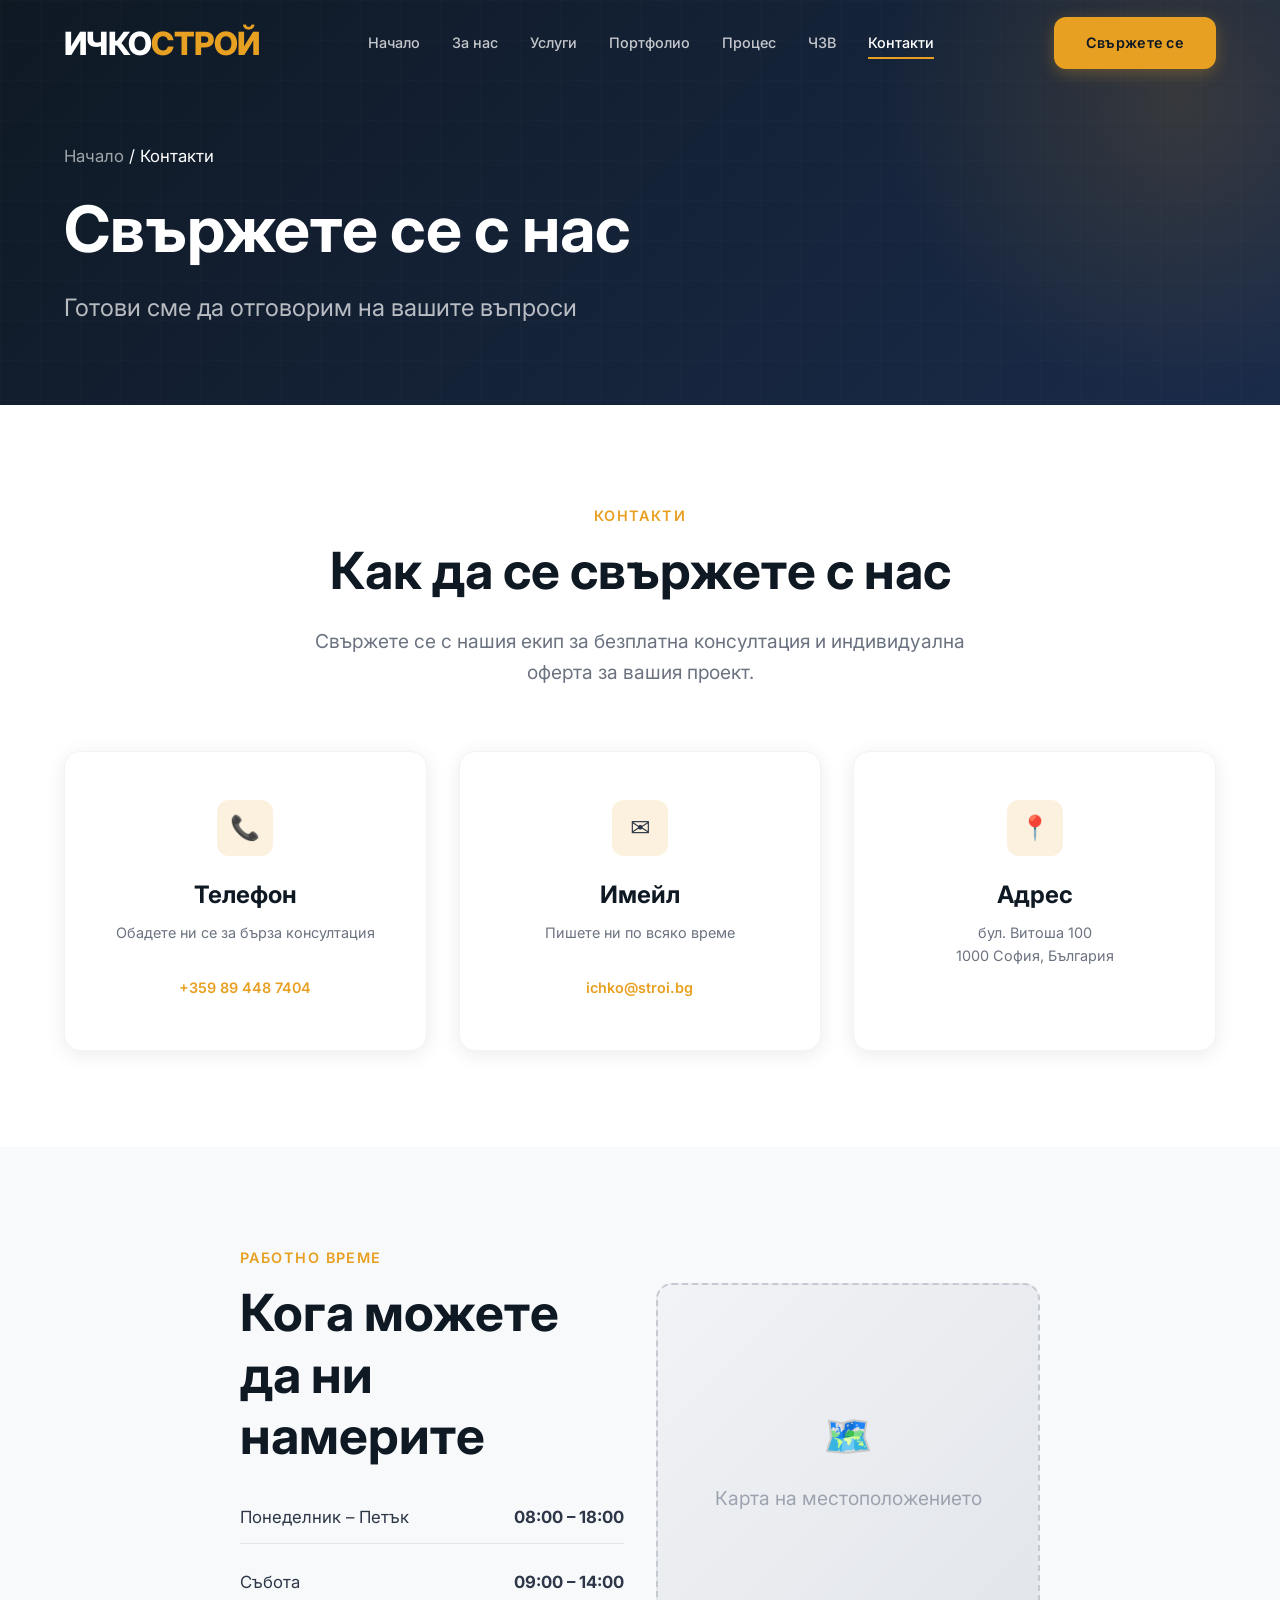
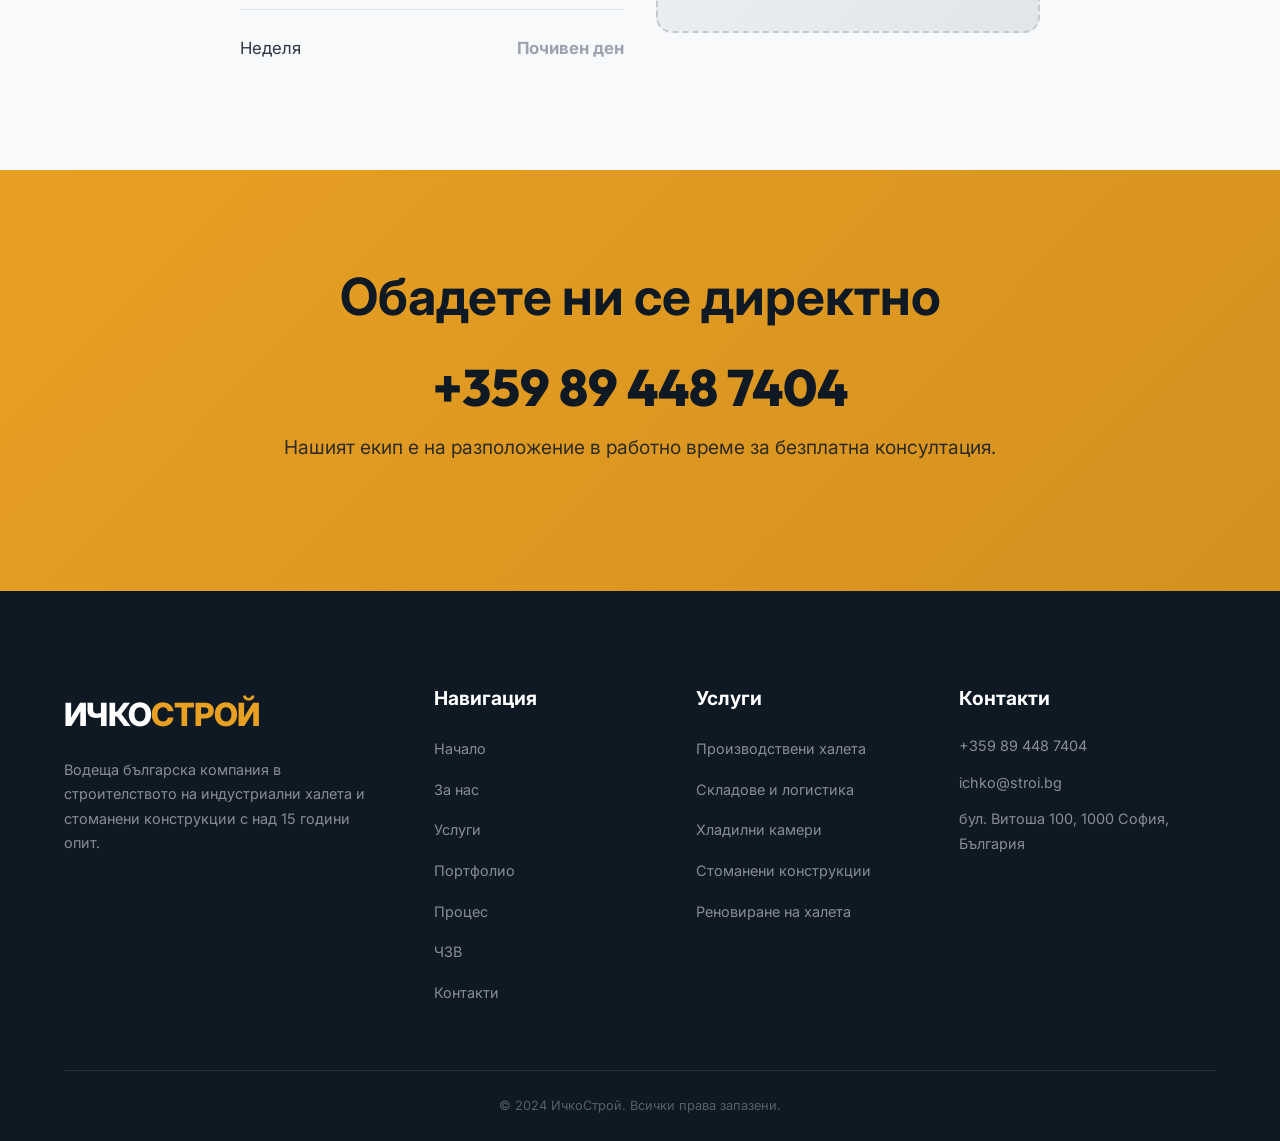
<file: contact.html>
<!DOCTYPE html>
<html lang="bg" hreflang="bg">
<head>
    <meta charset="UTF-8">
    <meta name="viewport" content="width=device-width, initial-scale=1.0">
    <title>Контакти | ИчкоСтрой — Свържете се с нас</title>
    <meta name="description" content="Свържете се с ИчкоСтрой за безплатна консултация и оферта за строителство на индустриални халета. Телефон, имейл и адрес.">
    <meta name="keywords" content="контакти ИчкоСтрой, телефон строителна фирма, оферта хале, запитване строителство, свържете се">
    <link rel="canonical" href="https://ichkostroy.pages.dev/contact.html">

    <!-- Open Graph -->
    <meta property="og:title" content="Контакти | ИчкоСтрой — Свържете се с нас">
    <meta property="og:description" content="Свържете се с ИчкоСтрой за безплатна консултация и оферта за строителство на индустриални халета.">
    <meta property="og:type" content="website">
    <meta property="og:url" content="https://ichkostroy.pages.dev/contact.html">
    <meta property="og:locale" content="bg_BG">
    <meta property="og:site_name" content="ИчкоСтрой">

    <!-- Google Fonts -->
    <link rel="preconnect" href="https://fonts.googleapis.com">
    <link rel="preconnect" href="https://fonts.gstatic.com" crossorigin>
    <link href="https://fonts.googleapis.com/css2?family=Inter:wght@400;500;600;700&family=Outfit:wght@400;500;600;700;800&display=swap" rel="stylesheet">

    <!-- Styles -->
    <link rel="stylesheet" href="css/styles.css">

    <!-- JSON-LD BreadcrumbList -->
    <script type="application/ld+json">
    {
        "@context": "https://schema.org",
        "@type": "BreadcrumbList",
        "itemListElement": [
            {
                "@type": "ListItem",
                "position": 1,
                "name": "Начало",
                "item": "https://ichkostroy.pages.dev/"
            },
            {
                "@type": "ListItem",
                "position": 2,
                "name": "Контакти",
                "item": "https://ichkostroy.pages.dev/contact.html"
            }
        ]
    }
    </script>
</head>
<body>

    <!-- ========== HEADER ========== -->
    <header class="header" id="header">
        <div class="container header__inner">
            <a href="index.html" class="header__logo">
                ИЧКО<span>СТРОЙ</span>
            </a>

            <nav class="header__nav" id="nav">
                <a href="index.html" class="nav-link">Начало</a>
                <a href="about.html" class="nav-link">За нас</a>
                <a href="services.html" class="nav-link">Услуги</a>
                <a href="portfolio.html" class="nav-link">Портфолио</a>
                <a href="process.html" class="nav-link">Процес</a>
                <a href="faq.html" class="nav-link">ЧЗВ</a>
                <a href="contact.html" class="nav-link nav-link--active">Контакти</a>
            </nav>

            <a href="contact.html" class="header__cta btn btn--primary">Свържете се</a>

            <button class="header__hamburger" id="hamburger" aria-label="Отвори менюто">
                <span></span>
                <span></span>
                <span></span>
            </button>
        </div>
    </header>

    <!-- Mobile Overlay -->
    <div class="mobile-overlay" id="mobileOverlay"></div>

    <!-- ========== HERO ========== -->
    <section class="hero hero--small">
        <div class="hero__bg-pattern"></div>
        <div class="hero__glow"></div>

        <div class="container hero__inner">
            <nav class="breadcrumb fade-in" aria-label="Breadcrumb">
                <a href="index.html" class="breadcrumb__link">Начало</a>
                <span class="breadcrumb__sep">/</span>
                <span class="breadcrumb__current">Контакти</span>
            </nav>
            <h1 class="hero__title fade-in">Свържете се с нас</h1>
            <p class="hero__subtitle fade-in">Готови сме да отговорим на вашите въпроси</p>
        </div>
    </section>

    <!-- ========== CONTACT INFO ========== -->
    <section class="section" id="contact">
        <div class="container">
            <div class="text-center fade-in" style="margin-bottom: var(--space-3xl);">
                <span class="section-label">Контакти</span>
                <h2 class="section-title">Как да се свържете с нас</h2>
                <p class="section-subtitle" style="margin: 0 auto;">Свържете се с нашия екип за безплатна консултация и индивидуална оферта за вашия проект.</p>
            </div>

            <div class="grid grid-3 stagger-children">
                <a href="tel:+359894487404" class="icon-card" style="text-align:center;">
                    <div class="icon-card__icon" style="margin: 0 auto var(--space-lg);">📞</div>
                    <h3 class="icon-card__title">Телефон</h3>
                    <p class="icon-card__text">Обадете ни се за бърза консултация</p>
                    <span class="card__link" style="margin-top: var(--space-md); display: inline-block;">+359 89 448 7404</span>
                </a>

                <a href="mailto:ichko@stroi.bg" class="icon-card" style="text-align:center;">
                    <div class="icon-card__icon" style="margin: 0 auto var(--space-lg);">✉️</div>
                    <h3 class="icon-card__title">Имейл</h3>
                    <p class="icon-card__text">Пишете ни по всяко време</p>
                    <span class="card__link" style="margin-top: var(--space-md); display: inline-block;">ichko@stroi.bg</span>
                </a>

                <div class="icon-card" style="text-align:center;">
                    <div class="icon-card__icon" style="margin: 0 auto var(--space-lg);">📍</div>
                    <h3 class="icon-card__title">Адрес</h3>
                    <p class="icon-card__text">бул. Витоша 100<br>1000 София, България</p>
                </div>
            </div>
        </div>
    </section>

    <!-- ========== WORKING HOURS ========== -->
    <section class="section section--gray">
        <div class="container">
            <div class="grid grid-2" style="max-width: 800px; margin: 0 auto; align-items: center;">
                <div class="fade-in">
                    <span class="section-label">Работно време</span>
                    <h2 class="section-title">Кога можете да ни намерите</h2>
                    <div style="display: flex; flex-direction: column; gap: var(--space-sm); margin-top: var(--space-lg);">
                        <div style="display: flex; justify-content: space-between; padding: var(--space-sm) 0; border-bottom: 1px solid var(--clr-gray-200);">
                            <span>Понеделник – Петък</span>
                            <strong>08:00 – 18:00</strong>
                        </div>
                        <div style="display: flex; justify-content: space-between; padding: var(--space-sm) 0; border-bottom: 1px solid var(--clr-gray-200);">
                            <span>Събота</span>
                            <strong>09:00 – 14:00</strong>
                        </div>
                        <div style="display: flex; justify-content: space-between; padding: var(--space-sm) 0;">
                            <span>Неделя</span>
                            <strong style="color: var(--clr-gray-400);">Почивен ден</strong>
                        </div>
                    </div>
                </div>
                <div class="fade-in">
                    <div class="map-placeholder">
                        <span>🗺️</span>
                        <span>Карта на местоположението</span>
                    </div>
                </div>
            </div>
        </div>
    </section>

    <!-- ========== CTA SECTION ========== -->
    <section class="cta-banner">
        <div class="container fade-in">
            <h2>Обадете ни се директно</h2>
            <a href="tel:+359894487404" class="cta-banner__phone-link">+359 89 448 7404</a>
            <p>Нашият екип е на разположение в работно време за безплатна консултация.</p>
        </div>
    </section>

    <!-- ========== FOOTER ========== -->
    <footer class="footer" id="footer">
        <div class="container">
            <div class="footer__grid">
                <div class="footer__col">
                    <a href="index.html" class="footer__logo">ИЧКО<span>СТРОЙ</span></a>
                    <p class="footer__desc">Водеща българска компания в строителството на индустриални халета и стоманени конструкции с над 15 години опит.</p>
                </div>

                <div class="footer__col">
                    <h4 class="footer__heading">Навигация</h4>
                    <ul class="footer__links">
                        <li><a href="index.html">Начало</a></li>
                        <li><a href="about.html">За нас</a></li>
                        <li><a href="services.html">Услуги</a></li>
                        <li><a href="portfolio.html">Портфолио</a></li>
                        <li><a href="process.html">Процес</a></li>
                        <li><a href="faq.html">ЧЗВ</a></li>
                        <li><a href="contact.html">Контакти</a></li>
                    </ul>
                </div>

                <div class="footer__col">
                    <h4 class="footer__heading">Услуги</h4>
                    <ul class="footer__links">
                        <li><a href="services/production-halls.html">Производствени халета</a></li>
                        <li><a href="services/warehouse.html">Складове и логистика</a></li>
                        <li><a href="services/cold-storage.html">Хладилни камери</a></li>
                        <li><a href="services/steel-structures.html">Стоманени конструкции</a></li>
                        <li><a href="services/renovation.html">Реновиране на халета</a></li>
                    </ul>
                </div>

                <div class="footer__col">
                    <h4 class="footer__heading">Контакти</h4>
                    <ul class="footer__links footer__contacts">
                        <li><a href="tel:+359894487404">+359 89 448 7404</a></li>
                        <li><a href="mailto:ichko@stroi.bg">ichko@stroi.bg</a></li>
                        <li>бул. Витоша 100, 1000 София, България</li>
                    </ul>
                </div>
            </div>

            <div class="footer__bar">
                <p>&copy; 2024 ИчкоСтрой. Всички права запазени.</p>
            </div>
        </div>
    </footer>

    <!-- Back to Top -->
    <button class="back-to-top" id="backToTop" aria-label="Нагоре">
        &uarr;
    </button>

    <!-- Scripts -->
    <script src="js/main.js"></script>
</body>
</html>
</file>
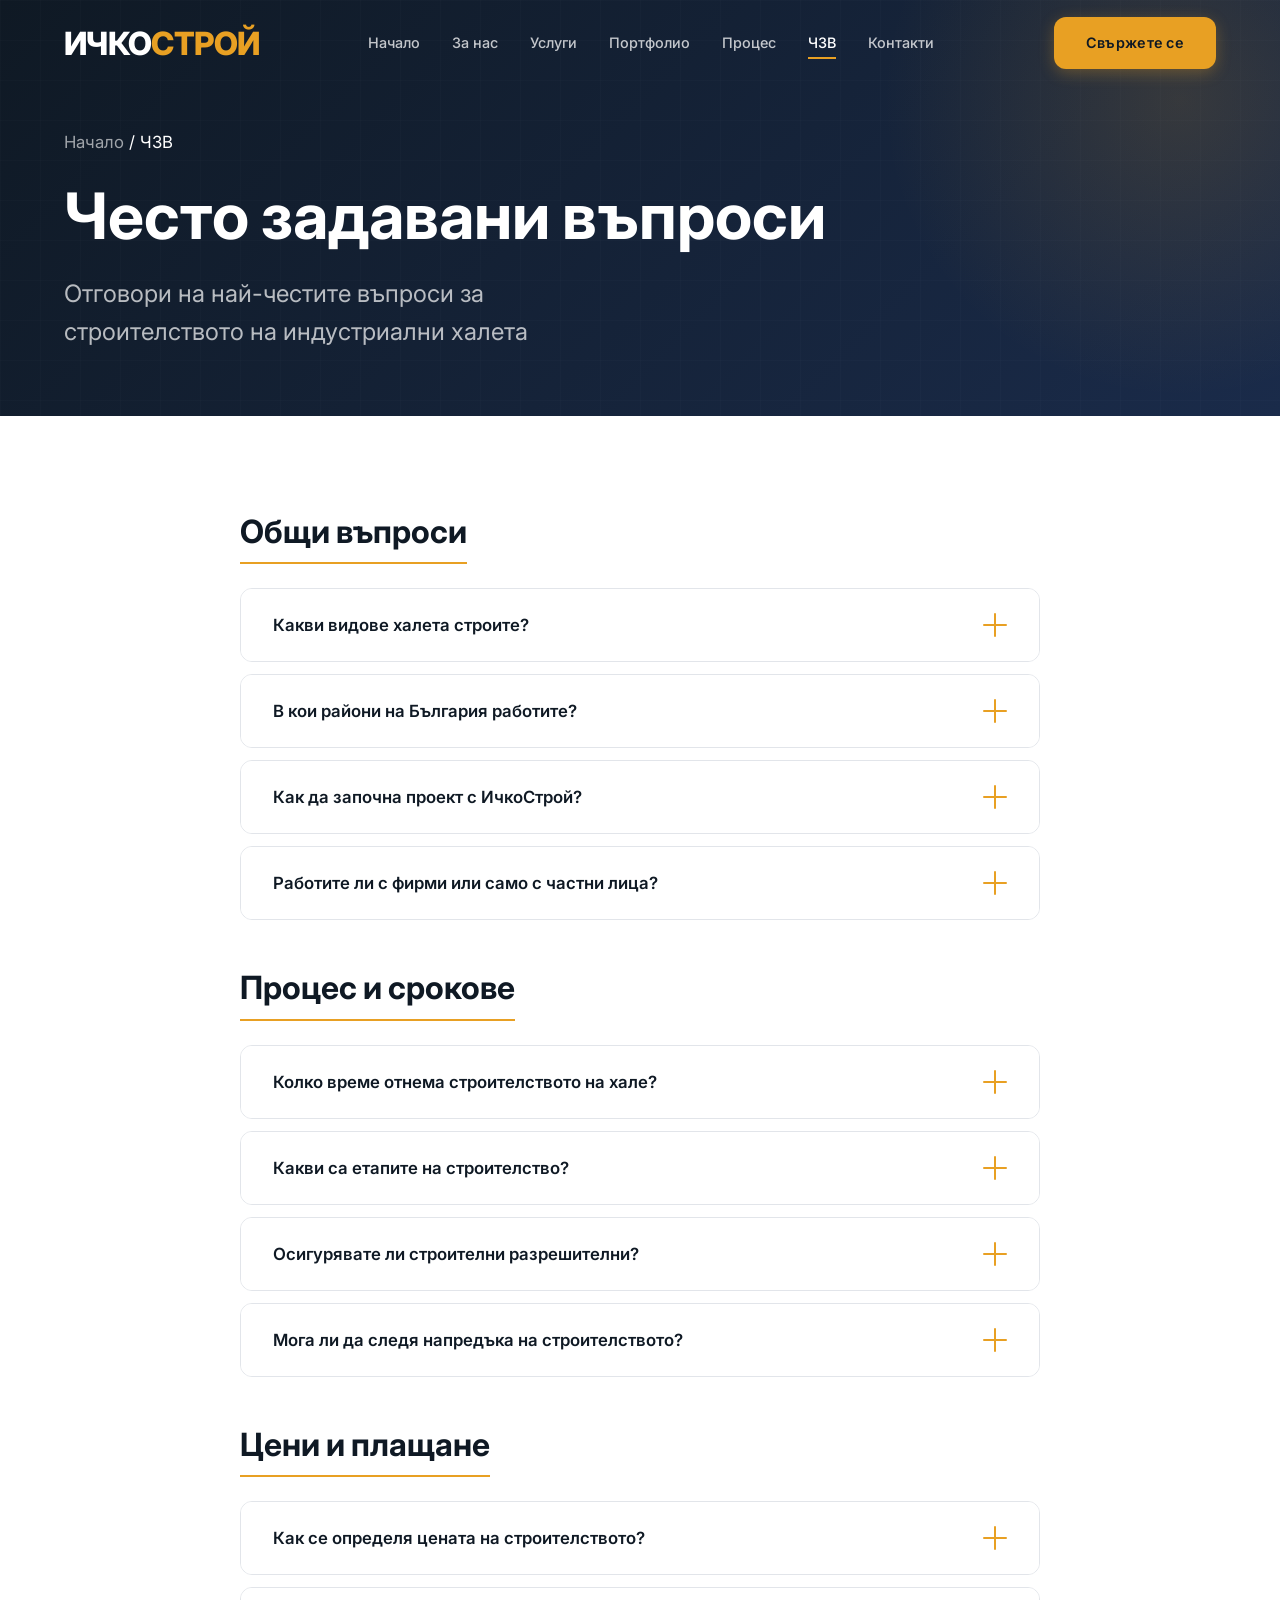
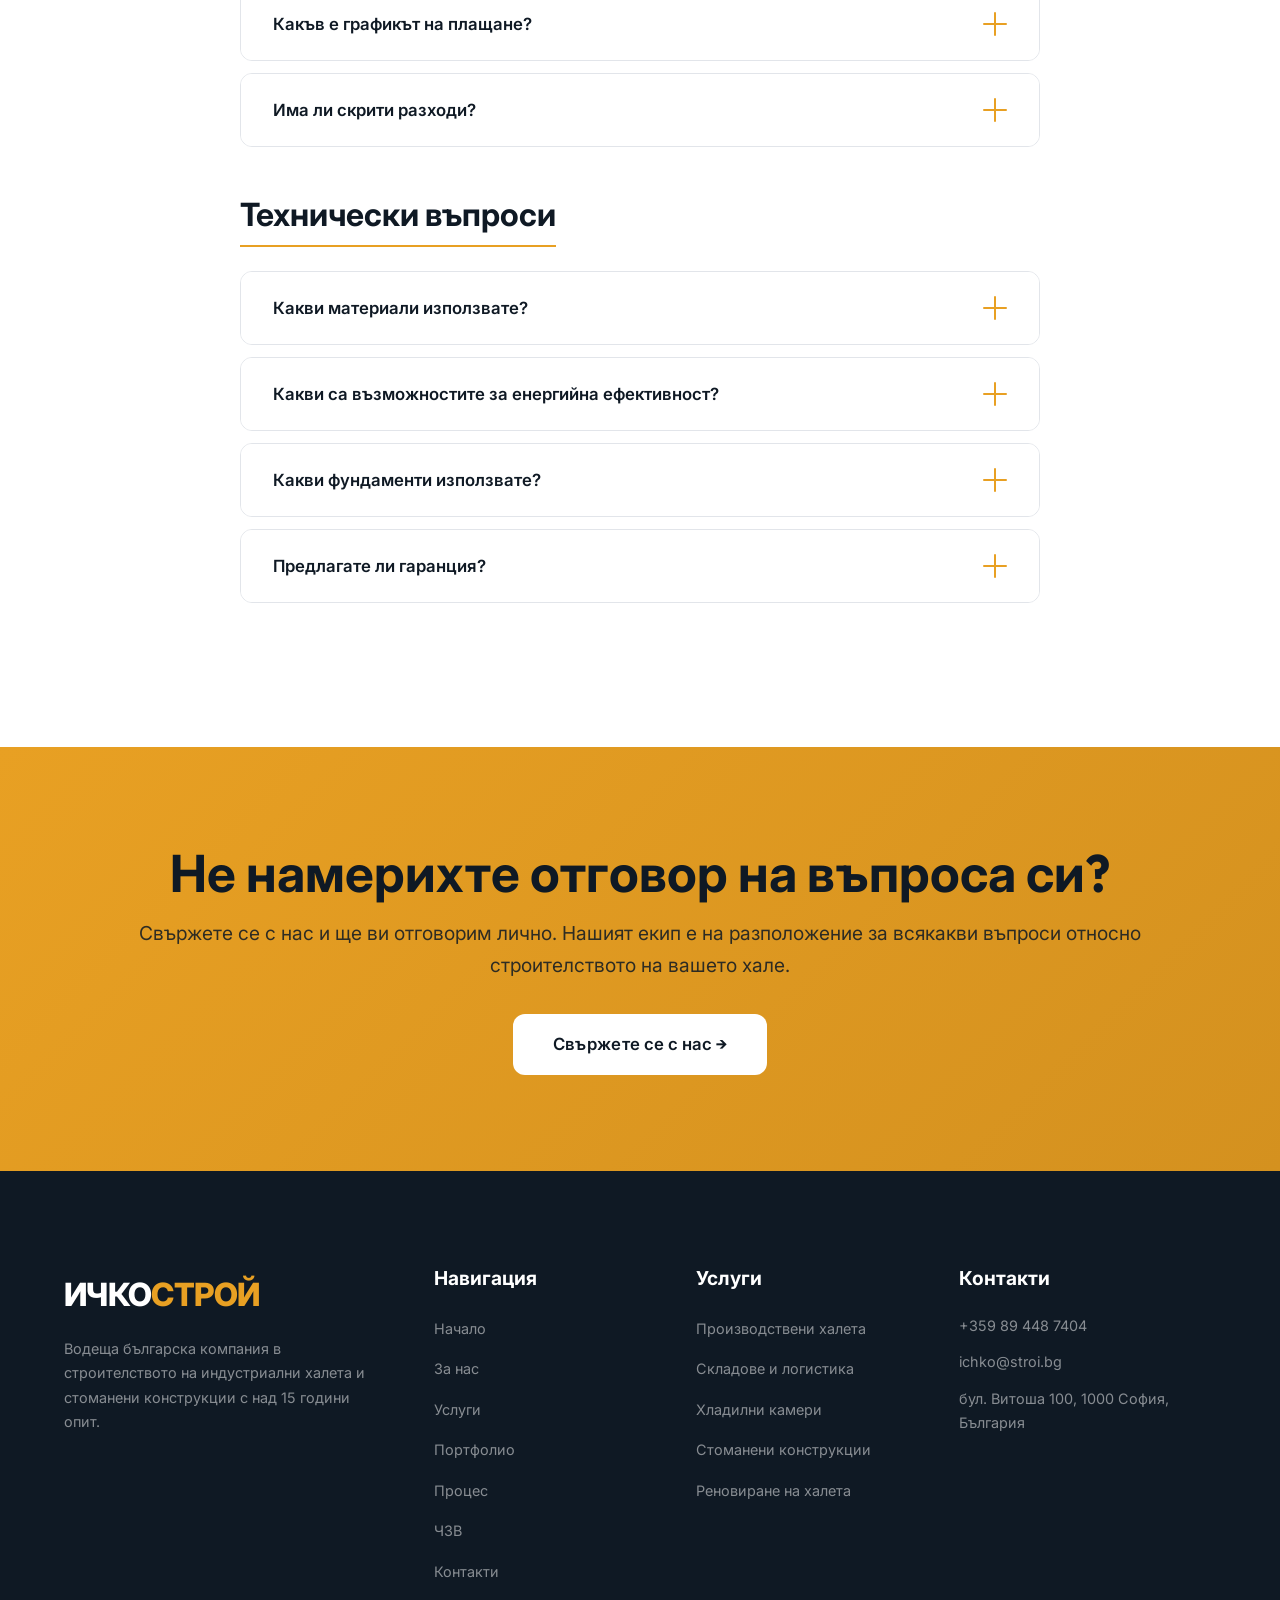
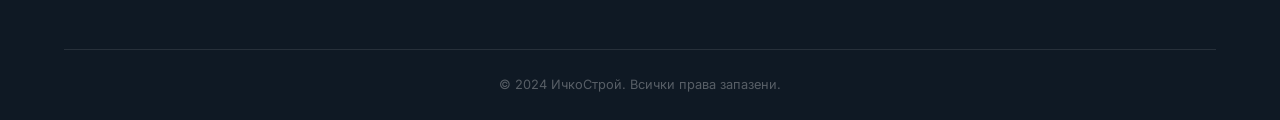
<file: faq.html>
<!DOCTYPE html>
<html lang="bg" hreflang="bg">
<head>
    <meta charset="UTF-8">
    <meta name="viewport" content="width=device-width, initial-scale=1.0">
    <title>Често задавани въпроси | ИчкоСтрой</title>
    <meta name="description" content="Отговори на най-честите въпроси за строителство на индустриални халета — видове конструкции, срокове, цени, материали и гаранции от ИчкоСтрой.">
    <meta name="keywords" content="ЧЗВ строителство халета, въпроси индустриални сгради, цена хале, срок строителство, гаранция хале, ИчкоСтрой">
    <link rel="canonical" href="https://ichkostroy.pages.dev/faq.html">

    <!-- Open Graph -->
    <meta property="og:title" content="Често задавани въпроси | ИчкоСтрой">
    <meta property="og:description" content="Отговори на най-честите въпроси за строителството на индустриални халета — срокове, цени, материали и гаранции.">
    <meta property="og:type" content="website">
    <meta property="og:url" content="https://ichkostroy.pages.dev/faq.html">
    <meta property="og:locale" content="bg_BG">
    <meta property="og:site_name" content="ИчкоСтрой">

    <!-- Google Fonts -->
    <link rel="preconnect" href="https://fonts.googleapis.com">
    <link rel="preconnect" href="https://fonts.gstatic.com" crossorigin>
    <link href="https://fonts.googleapis.com/css2?family=Inter:wght@400;500;600;700&family=Outfit:wght@400;500;600;700;800&display=swap" rel="stylesheet">

    <!-- Styles -->
    <link rel="stylesheet" href="css/styles.css">

    <!-- JSON-LD BreadcrumbList -->
    <script type="application/ld+json">
    {
        "@context": "https://schema.org",
        "@type": "BreadcrumbList",
        "itemListElement": [
            {
                "@type": "ListItem",
                "position": 1,
                "name": "Начало",
                "item": "https://ichkostroy.pages.dev/"
            },
            {
                "@type": "ListItem",
                "position": 2,
                "name": "Често задавани въпроси",
                "item": "https://ichkostroy.pages.dev/faq.html"
            }
        ]
    }
    </script>

    <!-- JSON-LD FAQPage -->
    <script type="application/ld+json">
    {
        "@context": "https://schema.org",
        "@type": "FAQPage",
        "mainEntity": [
            {
                "@type": "Question",
                "name": "Какви видове халета строите?",
                "acceptedAnswer": {
                    "@type": "Answer",
                    "text": "ИчкоСтрой изгражда производствени халета, складови бази, хладилни камери, стоманени конструкции и извършва реновация на съществуващи индустриални сгради."
                }
            },
            {
                "@type": "Question",
                "name": "Колко време отнема строителството на хале?",
                "acceptedAnswer": {
                    "@type": "Answer",
                    "text": "Сроковете зависят от размера и сложността на проекта. Обикновено строителството отнема между 2 и 8 месеца."
                }
            },
            {
                "@type": "Question",
                "name": "Предлагате ли гаранция?",
                "acceptedAnswer": {
                    "@type": "Answer",
                    "text": "Да, ИчкоСтрой предлага гаранция за конструктивните елементи на всеки изграден обект, съгласно българското законодателство."
                }
            }
        ]
    }
    </script>
</head>
<body>

    <!-- ========== HEADER ========== -->
    <header class="header" id="header">
        <div class="container header__inner">
            <a href="index.html" class="header__logo">
                ИЧКО<span>СТРОЙ</span>
            </a>

            <nav class="header__nav" id="nav">
                <a href="index.html" class="nav-link">Начало</a>
                <a href="about.html" class="nav-link">За нас</a>
                <a href="services.html" class="nav-link">Услуги</a>
                <a href="portfolio.html" class="nav-link">Портфолио</a>
                <a href="process.html" class="nav-link">Процес</a>
                <a href="faq.html" class="nav-link nav-link--active">ЧЗВ</a>
                <a href="contact.html" class="nav-link">Контакти</a>
            </nav>

            <a href="contact.html" class="header__cta btn btn--primary">Свържете се</a>

            <button class="header__hamburger" id="hamburger" aria-label="Отвори менюто">
                <span></span>
                <span></span>
                <span></span>
            </button>
        </div>
    </header>

    <!-- Mobile Overlay -->
    <div class="mobile-overlay" id="mobileOverlay"></div>

    <!-- ========== HERO ========== -->
    <section class="hero hero--small">
        <div class="hero__bg-pattern"></div>
        <div class="hero__glow"></div>

        <div class="container hero__inner">
            <nav class="breadcrumb fade-in" aria-label="Breadcrumb">
                <a href="index.html" class="breadcrumb__link">Начало</a>
                <span class="breadcrumb__sep">/</span>
                <span class="breadcrumb__current">ЧЗВ</span>
            </nav>
            <h1 class="hero__title fade-in">Често задавани въпроси</h1>
            <p class="hero__subtitle fade-in">Отговори на най-честите въпроси за строителството на индустриални халета</p>
        </div>
    </section>

    <!-- ========== FAQ ========== -->
    <section class="section" id="faq">
        <div class="container">
            <div class="faq-list">

                <!-- Category: Общи въпроси -->
                <div class="faq-category fade-in">
                    <h2 class="faq-category__title">Общи въпроси</h2>

                    <div class="faq-item">
                        <button class="faq-item__question" aria-expanded="false">
                            Какви видове халета строите?
                            <span class="faq-item__icon"></span>
                        </button>
                        <div class="faq-item__answer">
                            <div class="faq-item__answer-inner">
                                <p>ИчкоСтрой изгражда широка гама от индустриални сгради, включително производствени халета, складови бази и логистични центрове, хладилни и фризерни камери, както и специализирани стоманени конструкции. Освен ново строителство, предлагаме и цялостна реновация и модернизация на съществуващи индустриални обекти. Всеки проект се разработва индивидуално, за да отговори на конкретните нужди на клиента — от малки работилници до мащабни производствени комплекси. Работим с най-съвременни технологии и материали, за да гарантираме дълготрайност и функционалност на всяка сграда.</p>
                            </div>
                        </div>
                    </div>

                    <div class="faq-item">
                        <button class="faq-item__question" aria-expanded="false">
                            В кои райони на България работите?
                            <span class="faq-item__icon"></span>
                        </button>
                        <div class="faq-item__answer">
                            <div class="faq-item__answer-inner">
                                <p>ИчкоСтрой осъществява проекти на територията на цяла България. Нашите екипи имат опит в работата в различни региони — от големите градове като София, Пловдив и Варна до по-малки населени места в провинцията. Разполагаме с необходимата логистика и организация, за да осигурим ефективно изпълнение навсякъде в страната, независимо от местоположението на вашия терен.</p>
                            </div>
                        </div>
                    </div>

                    <div class="faq-item">
                        <button class="faq-item__question" aria-expanded="false">
                            Как да започна проект с ИчкоСтрой?
                            <span class="faq-item__icon"></span>
                        </button>
                        <div class="faq-item__answer">
                            <div class="faq-item__answer-inner">
                                <p>Първата стъпка е да се свържете с нас по телефон, имейл или чрез контактната форма на сайта. След като получим вашето запитване, организираме безплатна първоначална консултация, на която обсъждаме вашите нужди и параметрите на проекта. На база тази среща изготвяме предварителна оценка и план за действие, за да можете да вземете информирано решение за стартиране на проекта.</p>
                            </div>
                        </div>
                    </div>

                    <div class="faq-item">
                        <button class="faq-item__question" aria-expanded="false">
                            Работите ли с фирми или само с частни лица?
                            <span class="faq-item__icon"></span>
                        </button>
                        <div class="faq-item__answer">
                            <div class="faq-item__answer-inner">
                                <p>Работим както с юридически, така и с физически лица. Основният ни фокус е върху бизнес клиенти — производствени компании, логистични оператори, търговски вериги и земеделски стопанства, които имат нужда от индустриални сгради. Същевременно с удоволствие поемаме и проекти от частни лица, които желаят да изградят складове, работилници или други конструкции за лични нужди.</p>
                            </div>
                        </div>
                    </div>
                </div>

                <!-- Category: Процес и срокове -->
                <div class="faq-category fade-in">
                    <h2 class="faq-category__title">Процес и срокове</h2>

                    <div class="faq-item">
                        <button class="faq-item__question" aria-expanded="false">
                            Колко време отнема строителството на хале?
                            <span class="faq-item__icon"></span>
                        </button>
                        <div class="faq-item__answer">
                            <div class="faq-item__answer-inner">
                                <p>Сроковете за строителство варират в зависимост от размера, сложността и спецификите на проекта. За стандартно индустриално хале с площ до 1000 кв.м. строителството обикновено отнема между 2 и 4 месеца. По-големите и по-сложни проекти с площ над 3000 кв.м. могат да отнемат от 4 до 8 месеца, включително подготовителните работи и довършването. При първоначалната консултация предоставяме реалистичен график, съобразен с конкретните параметри на вашия проект.</p>
                            </div>
                        </div>
                    </div>

                    <div class="faq-item">
                        <button class="faq-item__question" aria-expanded="false">
                            Какви са етапите на строителство?
                            <span class="faq-item__icon"></span>
                        </button>
                        <div class="faq-item__answer">
                            <div class="faq-item__answer-inner">
                                <p>Нашият строителен процес се състои от пет ясни етапа: консултация, проектиране, изготвяне на оферта, строителство и предаване на обекта. Всеки етап има конкретни резултати и срокове, които гарантират прозрачност и контрол върху целия процес. Подробна информация за всеки етап можете да намерите на нашата страница <a href="process.html">Нашият процес</a>.</p>
                            </div>
                        </div>
                    </div>

                    <div class="faq-item">
                        <button class="faq-item__question" aria-expanded="false">
                            Осигурявате ли строителни разрешителни?
                            <span class="faq-item__icon"></span>
                        </button>
                        <div class="faq-item__answer">
                            <div class="faq-item__answer-inner">
                                <p>Да, ИчкоСтрой поема цялостното администриране на разрешителния процес. Нашият екип подготвя необходимата проектна документация, подава заявленията в съответните общински администрации и проследява процеса до получаване на разрешение за строеж. Така вие спестявате време и усилия, свързани с бюрократичните процедури.</p>
                            </div>
                        </div>
                    </div>

                    <div class="faq-item">
                        <button class="faq-item__question" aria-expanded="false">
                            Мога ли да следя напредъка на строителството?
                            <span class="faq-item__icon"></span>
                        </button>
                        <div class="faq-item__answer">
                            <div class="faq-item__answer-inner">
                                <p>Разбира се! Прозрачността е основен принцип в нашата работа. През целия строителен процес предоставяме седмични доклади за напредъка, придружени от актуална фотодокументация. Освен това организираме редовни работни срещи на обекта, на които можете лично да видите как напредва изграждането на вашата сграда.</p>
                            </div>
                        </div>
                    </div>
                </div>

                <!-- Category: Цени и плащане -->
                <div class="faq-category fade-in">
                    <h2 class="faq-category__title">Цени и плащане</h2>

                    <div class="faq-item">
                        <button class="faq-item__question" aria-expanded="false">
                            Как се определя цената на строителството?
                            <span class="faq-item__icon"></span>
                        </button>
                        <div class="faq-item__answer">
                            <div class="faq-item__answer-inner">
                                <p>Цената на всеки проект се определя индивидуално на база няколко ключови фактора: застроена площ на халето, тип и качество на използваните материали, сложност на конструкцията и специфични изисквания на клиента. Допълнително влияят геоложките условия на терена, необходимостта от специализирани инсталации и отдалечеността на обекта. След първоначалната консултация и оглед на терена изготвяме детайлна оферта с точни цени за всяко перо. Стремим се да предложим оптимално съотношение между цена и качество, съобразено с вашия бюджет.</p>
                            </div>
                        </div>
                    </div>

                    <div class="faq-item">
                        <button class="faq-item__question" aria-expanded="false">
                            Какъв е графикът на плащане?
                            <span class="faq-item__icon"></span>
                        </button>
                        <div class="faq-item__answer">
                            <div class="faq-item__answer-inner">
                                <p>Плащането се извършва на етапи, обвързани с напредъка на строителството. Обикновено графикът включва авансово плащане при подписване на договора, междинни плащания при достигане на ключови етапи (фундаменти, конструкция, затваряне на сградата) и окончателно плащане при предаване на обекта. Конкретното разпределение се договаря индивидуално и се фиксира в договора. Този подход защитава интересите и на двете страни и осигурява финансова прозрачност.</p>
                            </div>
                        </div>
                    </div>

                    <div class="faq-item">
                        <button class="faq-item__question" aria-expanded="false">
                            Има ли скрити разходи?
                            <span class="faq-item__icon"></span>
                        </button>
                        <div class="faq-item__answer">
                            <div class="faq-item__answer-inner">
                                <p>Не, ИчкоСтрой работи с пълна ценова прозрачност. Нашата оферта включва всички разходи, необходими за завършване на проекта — материали, труд, транспорт, механизация и администрация. Ако по време на строителството възникне необходимост от допълнителни работи, те се съгласуват предварително с вас и се оформят като анекс към договора с ясно посочена стойност.</p>
                            </div>
                        </div>
                    </div>
                </div>

                <!-- Category: Технически въпроси -->
                <div class="faq-category fade-in">
                    <h2 class="faq-category__title">Технически въпроси</h2>

                    <div class="faq-item">
                        <button class="faq-item__question" aria-expanded="false">
                            Какви материали използвате?
                            <span class="faq-item__icon"></span>
                        </button>
                        <div class="faq-item__answer">
                            <div class="faq-item__answer-inner">
                                <p>За носещите конструкции използваме конструкционна стомана клас S235 и S355, произведена от сертифицирани европейски доставчици. За стени и покрив прилагаме сандвич панели с полиуретанова или минерална вата изолация с различна дебелина, в зависимост от изискванията за топлоизолация. Всички крепежни елементи, покривни системи, врати и прозорци са от водещи производители с доказано качество. Конкретните материали се подбират спрямо спецификата на проекта и се съгласуват с клиента преди началото на строителството.</p>
                            </div>
                        </div>
                    </div>

                    <div class="faq-item">
                        <button class="faq-item__question" aria-expanded="false">
                            Какви са възможностите за енергийна ефективност?
                            <span class="faq-item__icon"></span>
                        </button>
                        <div class="faq-item__answer">
                            <div class="faq-item__answer-inner">
                                <p>Предлагаме редица решения за повишаване на енергийната ефективност на вашата сграда. Това включва усилена топлоизолация със сандвич панели с по-голяма дебелина, подготовка на покривната конструкция за монтаж на соларни панели и енергоспестяващо LED осветление. Можем да интегрираме и естествено осветление чрез покривни светлини, както и системи за рекуперация на топлина. Всяко от тези решения намалява експлоатационните разходи и повишава стойността на инвестицията ви.</p>
                            </div>
                        </div>
                    </div>

                    <div class="faq-item">
                        <button class="faq-item__question" aria-expanded="false">
                            Какви фундаменти използвате?
                            <span class="faq-item__icon"></span>
                        </button>
                        <div class="faq-item__answer">
                            <div class="faq-item__answer-inner">
                                <p>Типът на фундамента се определя на база геоложко проучване на терена и натоварванията от конструкцията. Най-често използваме стоманобетонни единични фундаменти под колоните, но при необходимост прилагаме и лентови фундаменти, фундаментни плочи или пилотно фундиране. Правилният избор на фундамент е от критично значение за дълготрайността и безопасността на сградата, затова винаги препоръчваме извършване на геоложки проучвания преди започване на строителството.</p>
                            </div>
                        </div>
                    </div>

                    <div class="faq-item">
                        <button class="faq-item__question" aria-expanded="false">
                            Предлагате ли гаранция?
                            <span class="faq-item__icon"></span>
                        </button>
                        <div class="faq-item__answer">
                            <div class="faq-item__answer-inner">
                                <p>Да, ИчкоСтрой предоставя гаранция за конструктивните елементи на всеки изграден обект в съответствие с изискванията на българското законодателство. Гаранционните срокове за различните компоненти са подробно описани в гаранционната карта, която получавате при предаване на обекта. През гаранционния период нашият екип реагира бързо при евентуални проблеми и извършва необходимите корекции без допълнително заплащане.</p>
                            </div>
                        </div>
                    </div>
                </div>

            </div>
        </div>
    </section>

    <!-- ========== CTA BANNER ========== -->
    <section class="cta-banner">
        <div class="container cta-banner__inner fade-in">
            <h2 class="cta-banner__title">Не намерихте отговор на въпроса си?</h2>
            <p class="cta-banner__text">Свържете се с нас и ще ви отговорим лично. Нашият екип е на разположение за всякакви въпроси относно строителството на вашето хале.</p>
            <a href="contact.html" class="btn btn--white btn--lg">Свържете се с нас &rarr;</a>
        </div>
    </section>

    <!-- ========== FOOTER ========== -->
    <footer class="footer" id="footer">
        <div class="container">
            <div class="footer__grid">
                <div class="footer__col">
                    <a href="index.html" class="footer__logo">ИЧКО<span>СТРОЙ</span></a>
                    <p class="footer__desc">Водеща българска компания в строителството на индустриални халета и стоманени конструкции с над 15 години опит.</p>
                </div>

                <div class="footer__col">
                    <h4 class="footer__heading">Навигация</h4>
                    <ul class="footer__links">
                        <li><a href="index.html">Начало</a></li>
                        <li><a href="about.html">За нас</a></li>
                        <li><a href="services.html">Услуги</a></li>
                        <li><a href="portfolio.html">Портфолио</a></li>
                        <li><a href="process.html">Процес</a></li>
                        <li><a href="faq.html">ЧЗВ</a></li>
                        <li><a href="contact.html">Контакти</a></li>
                    </ul>
                </div>

                <div class="footer__col">
                    <h4 class="footer__heading">Услуги</h4>
                    <ul class="footer__links">
                        <li><a href="services/production-halls.html">Производствени халета</a></li>
                        <li><a href="services/warehouse.html">Складове и логистика</a></li>
                        <li><a href="services/cold-storage.html">Хладилни камери</a></li>
                        <li><a href="services/steel-structures.html">Стоманени конструкции</a></li>
                        <li><a href="services/renovation.html">Реновиране на халета</a></li>
                    </ul>
                </div>

                <div class="footer__col">
                    <h4 class="footer__heading">Контакти</h4>
                    <ul class="footer__links footer__contacts">
                        <li><a href="tel:+359894487404">+359 89 448 7404</a></li>
                        <li><a href="mailto:ichko@stroi.bg">ichko@stroi.bg</a></li>
                        <li>бул. Витоша 100, 1000 София, България</li>
                    </ul>
                </div>
            </div>

            <div class="footer__bar">
                <p>&copy; 2024 ИчкоСтрой. Всички права запазени.</p>
            </div>
        </div>
    </footer>

    <!-- Back to Top -->
    <button class="back-to-top" id="backToTop" aria-label="Нагоре">
        &uarr;
    </button>

    <!-- Scripts -->
    <script src="js/main.js"></script>
</body>
</html>
</file>
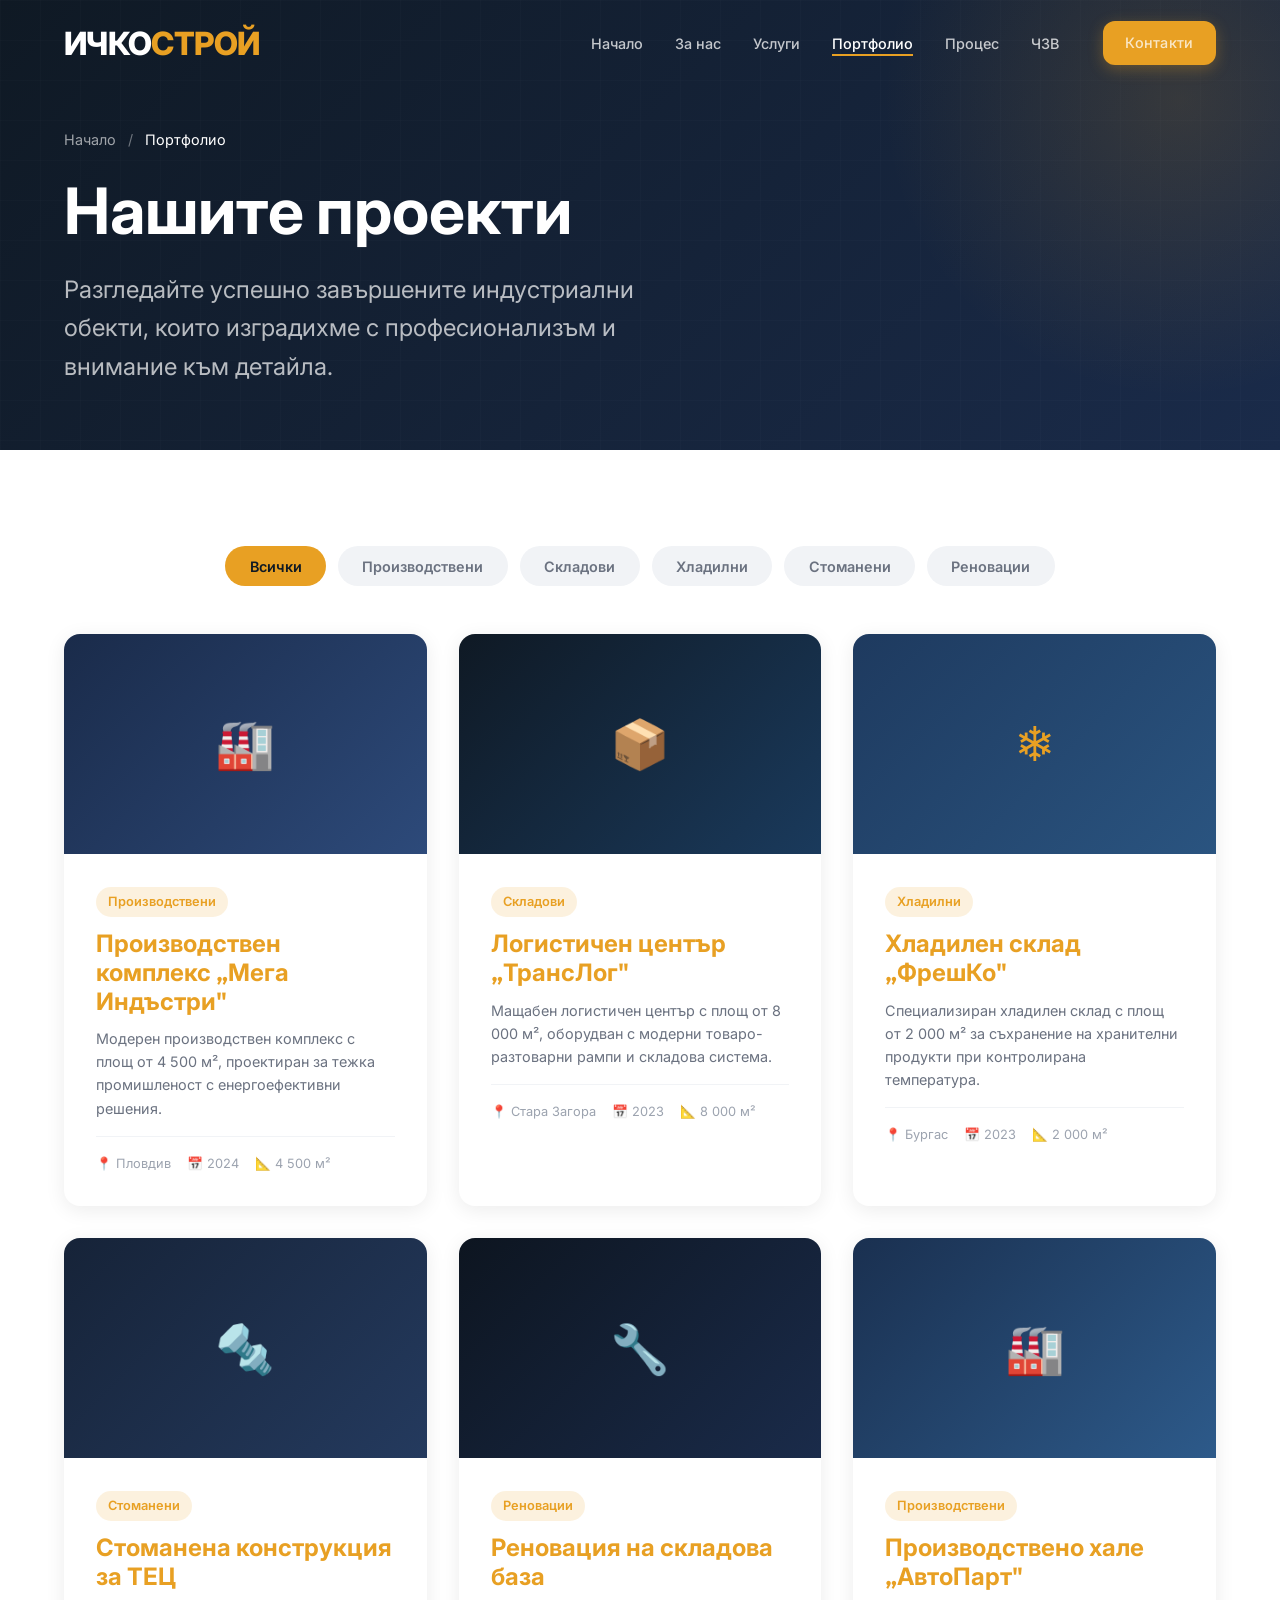
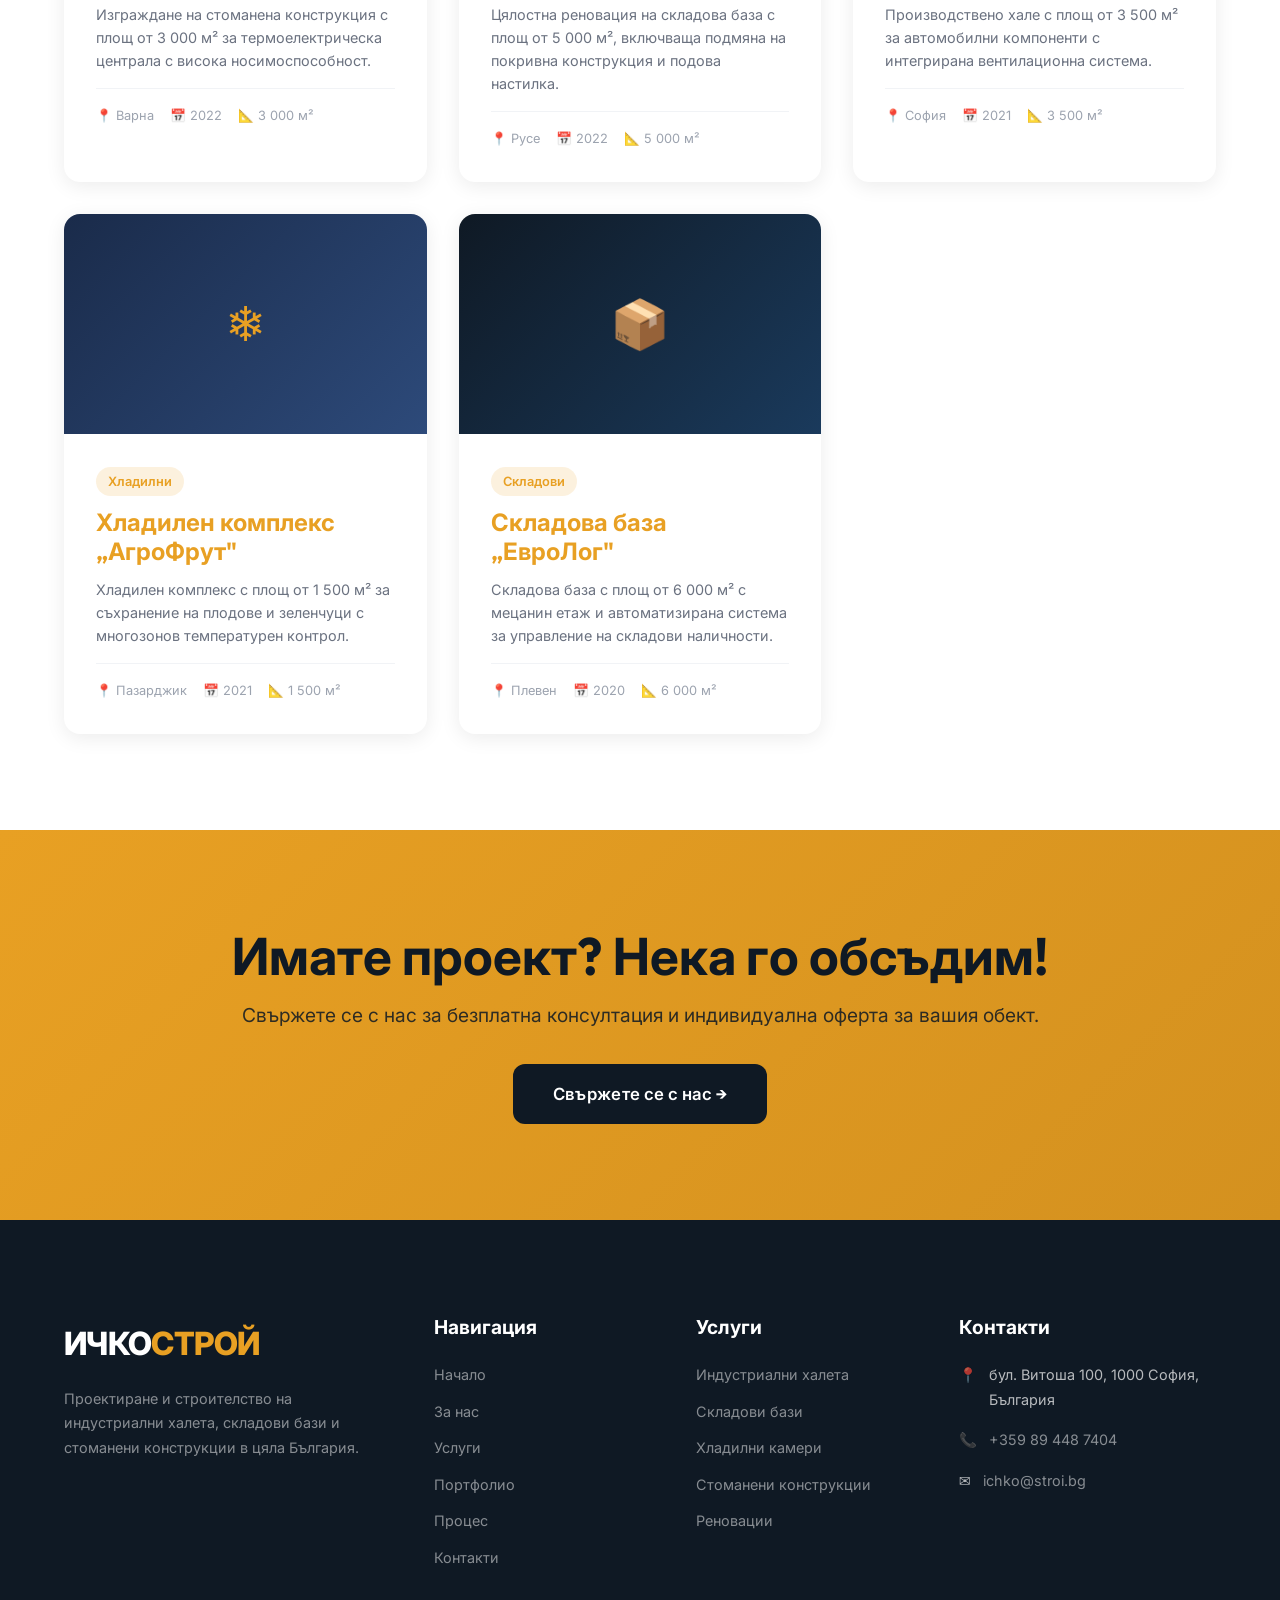
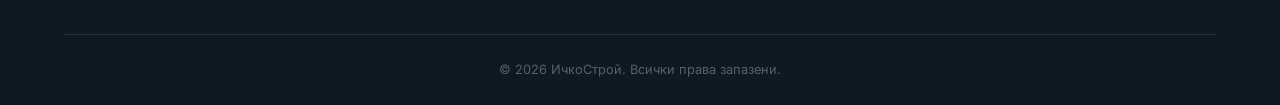
<file: portfolio.html>
<!DOCTYPE html>
<html lang="bg" dir="ltr">
<head>
  <meta charset="UTF-8">
  <meta name="viewport" content="width=device-width, initial-scale=1.0">
  <title>Портфолио | ИчкоСтрой — Строителство на индустриални халета</title>
  <meta name="description" content="Разгледайте завършените проекти на ИчкоСтрой — производствени халета, складови бази, хладилни камери и стоманени конструкции в цяла България.">
  <meta name="keywords" content="портфолио, индустриални халета, завършени проекти, строителство, ИчкоСтрой">
  <link rel="canonical" href="https://ichkostroy.pages.dev/portfolio.html">
  <link rel="alternate" hreflang="bg" href="https://ichkostroy.pages.dev/portfolio.html">

  <!-- Open Graph -->
  <meta property="og:title" content="Портфолио | ИчкоСтрой — Строителство на индустриални халета">
  <meta property="og:description" content="Разгледайте завършените проекти на ИчкоСтрой — производствени халета, складови бази, хладилни камери и стоманени конструкции.">
  <meta property="og:url" content="https://ichkostroy.pages.dev/portfolio.html">
  <meta property="og:type" content="website">
  <meta property="og:locale" content="bg_BG">

  <!-- Google Fonts -->
  <link rel="preconnect" href="https://fonts.googleapis.com">
  <link rel="preconnect" href="https://fonts.gstatic.com" crossorigin>
  <link href="https://fonts.googleapis.com/css2?family=Inter:wght@400;500;600;700&family=Outfit:wght@600;700;800&display=swap" rel="stylesheet">

  <!-- Styles -->
  <link rel="stylesheet" href="css/styles.css">

  <!-- JSON-LD BreadcrumbList -->
  <script type="application/ld+json">
  {
    "@context": "https://schema.org",
    "@type": "BreadcrumbList",
    "itemListElement": [
      {
        "@type": "ListItem",
        "position": 1,
        "name": "Начало",
        "item": "https://ichkostroy.pages.dev/"
      },
      {
        "@type": "ListItem",
        "position": 2,
        "name": "Портфолио",
        "item": "https://ichkostroy.pages.dev/portfolio.html"
      }
    ]
  }
  </script>
</head>
<body>

  <!-- Header -->
  <header class="header">
    <div class="container">
      <a href="index.html" class="logo">ИЧКО<span>СТРОЙ</span></a>
      <nav class="nav">
        <ul class="nav-list">
          <li><a href="index.html" class="nav-link">Начало</a></li>
          <li><a href="about.html" class="nav-link">За нас</a></li>
          <li><a href="services.html" class="nav-link">Услуги</a></li>
          <li><a href="portfolio.html" class="nav-link nav-link--active">Портфолио</a></li>
          <li><a href="process.html" class="nav-link">Процес</a></li>
          <li><a href="faq.html" class="nav-link">ЧЗВ</a></li>
          <li><a href="contact.html" class="nav-link nav-cta btn btn--primary btn--sm">Контакти</a></li>
        </ul>
      </nav>
      <div class="hamburger" aria-label="Меню" role="button" tabindex="0">
        <span></span>
        <span></span>
        <span></span>
      </div>
    </div>
  </header>
  <div class="mobile-overlay"></div>

  <main class="page-content">

    <!-- Hero -->
    <section class="hero hero--small">
      <div class="hero__bg-pattern"></div>
      <div class="hero__glow"></div>
      <div class="container">
        <div class="hero__content">
          <nav class="hero__breadcrumb" aria-label="Навигация">
            <a href="index.html">Начало</a>
            <span>/</span>
            Портфолио
          </nav>
          <h1 class="hero__title">Нашите проекти</h1>
          <p class="hero__subtitle">Разгледайте успешно завършените индустриални обекти, които изградихме с професионализъм и внимание към детайла.</p>
        </div>
      </div>
    </section>

    <!-- Portfolio Filter & Grid -->
    <section class="section">
      <div class="container">

        <!-- Filter Buttons -->
        <div class="filter-buttons fade-in">
          <button class="filter-btn active" data-filter="all">Всички</button>
          <button class="filter-btn" data-filter="production">Производствени</button>
          <button class="filter-btn" data-filter="warehouse">Складови</button>
          <button class="filter-btn" data-filter="cold">Хладилни</button>
          <button class="filter-btn" data-filter="steel">Стоманени</button>
          <button class="filter-btn" data-filter="renovation">Реновации</button>
        </div>

        <!-- Project Grid -->
        <div class="grid grid-3 stagger-children">

          <!-- Project 1 -->
          <div class="card" data-category="production">
            <a href="portfolio/project-1.html">
              <div class="card__image card__image--1">🏭</div>
            </a>
            <div class="card__body">
              <span class="card__tag">Производствени</span>
              <h3 class="card__title"><a href="portfolio/project-1.html">Производствен комплекс „Мега Индъстри"</a></h3>
              <p class="card__text">Модерен производствен комплекс с площ от 4 500 м², проектиран за тежка промишленост с енергоефективни решения.</p>
              <div class="card__meta">
                <span>📍 Пловдив</span>
                <span>📅 2024</span>
                <span>📐 4 500 м²</span>
              </div>
            </div>
          </div>

          <!-- Project 2 -->
          <div class="card" data-category="warehouse">
            <a href="portfolio/project-2.html">
              <div class="card__image card__image--2">📦</div>
            </a>
            <div class="card__body">
              <span class="card__tag">Складови</span>
              <h3 class="card__title"><a href="portfolio/project-2.html">Логистичен център „ТрансЛог"</a></h3>
              <p class="card__text">Мащабен логистичен център с площ от 8 000 м², оборудван с модерни товаро-разтоварни рампи и складова система.</p>
              <div class="card__meta">
                <span>📍 Стара Загора</span>
                <span>📅 2023</span>
                <span>📐 8 000 м²</span>
              </div>
            </div>
          </div>

          <!-- Project 3 -->
          <div class="card" data-category="cold">
            <a href="portfolio/project-3.html">
              <div class="card__image card__image--3">❄️</div>
            </a>
            <div class="card__body">
              <span class="card__tag">Хладилни</span>
              <h3 class="card__title"><a href="portfolio/project-3.html">Хладилен склад „ФрешКо"</a></h3>
              <p class="card__text">Специализиран хладилен склад с площ от 2 000 м² за съхранение на хранителни продукти при контролирана температура.</p>
              <div class="card__meta">
                <span>📍 Бургас</span>
                <span>📅 2023</span>
                <span>📐 2 000 м²</span>
              </div>
            </div>
          </div>

          <!-- Project 4 -->
          <div class="card" data-category="steel">
            <a href="#">
              <div class="card__image card__image--4">🔩</div>
            </a>
            <div class="card__body">
              <span class="card__tag">Стоманени</span>
              <h3 class="card__title"><a href="#">Стоманена конструкция за ТЕЦ</a></h3>
              <p class="card__text">Изграждане на стоманена конструкция с площ от 3 000 м² за термоелектрическа централа с висока носимоспособност.</p>
              <div class="card__meta">
                <span>📍 Варна</span>
                <span>📅 2022</span>
                <span>📐 3 000 м²</span>
              </div>
            </div>
          </div>

          <!-- Project 5 -->
          <div class="card" data-category="renovation">
            <a href="#">
              <div class="card__image card__image--5">🔧</div>
            </a>
            <div class="card__body">
              <span class="card__tag">Реновации</span>
              <h3 class="card__title"><a href="#">Реновация на складова база</a></h3>
              <p class="card__text">Цялостна реновация на складова база с площ от 5 000 м², включваща подмяна на покривна конструкция и подова настилка.</p>
              <div class="card__meta">
                <span>📍 Русе</span>
                <span>📅 2022</span>
                <span>📐 5 000 м²</span>
              </div>
            </div>
          </div>

          <!-- Project 6 -->
          <div class="card" data-category="production">
            <a href="#">
              <div class="card__image card__image--6">🏭</div>
            </a>
            <div class="card__body">
              <span class="card__tag">Производствени</span>
              <h3 class="card__title"><a href="#">Производствено хале „АвтоПарт"</a></h3>
              <p class="card__text">Производствено хале с площ от 3 500 м² за автомобилни компоненти с интегрирана вентилационна система.</p>
              <div class="card__meta">
                <span>📍 София</span>
                <span>📅 2021</span>
                <span>📐 3 500 м²</span>
              </div>
            </div>
          </div>

          <!-- Project 7 -->
          <div class="card" data-category="cold">
            <a href="#">
              <div class="card__image card__image--1">❄️</div>
            </a>
            <div class="card__body">
              <span class="card__tag">Хладилни</span>
              <h3 class="card__title"><a href="#">Хладилен комплекс „АгроФрут"</a></h3>
              <p class="card__text">Хладилен комплекс с площ от 1 500 м² за съхранение на плодове и зеленчуци с многозонов температурен контрол.</p>
              <div class="card__meta">
                <span>📍 Пазарджик</span>
                <span>📅 2021</span>
                <span>📐 1 500 м²</span>
              </div>
            </div>
          </div>

          <!-- Project 8 -->
          <div class="card" data-category="warehouse">
            <a href="#">
              <div class="card__image card__image--2">📦</div>
            </a>
            <div class="card__body">
              <span class="card__tag">Складови</span>
              <h3 class="card__title"><a href="#">Складова база „ЕвроЛог"</a></h3>
              <p class="card__text">Складова база с площ от 6 000 м² с мецанин етаж и автоматизирана система за управление на складови наличности.</p>
              <div class="card__meta">
                <span>📍 Плевен</span>
                <span>📅 2020</span>
                <span>📐 6 000 м²</span>
              </div>
            </div>
          </div>

        </div>
      </div>
    </section>

    <!-- CTA Banner -->
    <section class="cta-banner">
      <div class="container">
        <h2>Имате проект? Нека го обсъдим!</h2>
        <p>Свържете се с нас за безплатна консултация и индивидуална оферта за вашия обект.</p>
        <a href="contact.html" class="btn btn--dark btn--lg">Свържете се с нас →</a>
      </div>
    </section>

  </main>

  <!-- Footer -->
  <footer class="footer">
    <div class="container">
      <div class="footer__grid">
        <div class="footer__brand">
          <a href="index.html" class="logo">ИЧКО<span>СТРОЙ</span></a>
          <p>Проектиране и строителство на индустриални халета, складови бази и стоманени конструкции в цяла България.</p>
        </div>
        <div>
          <h4 class="footer__heading">Навигация</h4>
          <div class="footer__links">
            <a href="index.html">Начало</a>
            <a href="about.html">За нас</a>
            <a href="services.html">Услуги</a>
            <a href="portfolio.html">Портфолио</a>
            <a href="process.html">Процес</a>
            <a href="contact.html">Контакти</a>
          </div>
        </div>
        <div>
          <h4 class="footer__heading">Услуги</h4>
          <div class="footer__links">
            <a href="services.html">Индустриални халета</a>
            <a href="services.html">Складови бази</a>
            <a href="services.html">Хладилни камери</a>
            <a href="services.html">Стоманени конструкции</a>
            <a href="services.html">Реновации</a>
          </div>
        </div>
        <div>
          <h4 class="footer__heading">Контакти</h4>
          <div class="footer__contact-item">
            <span>📍</span>
            <span>бул. Витоша 100, 1000 София, България</span>
          </div>
          <div class="footer__contact-item">
            <span>📞</span>
            <a href="tel:+359894487404">+359 89 448 7404</a>
          </div>
          <div class="footer__contact-item">
            <span>✉️</span>
            <a href="mailto:ichko@stroi.bg">ichko@stroi.bg</a>
          </div>
        </div>
      </div>
      <div class="footer__bar">
        &copy; 2026 ИчкоСтрой. Всички права запазени.
      </div>
    </div>
  </footer>

  <!-- Back to Top -->
  <button class="back-to-top" aria-label="Нагоре">↑</button>

  <!-- JS -->
  <script src="js/main.js"></script>
</body>
</html>
</file>
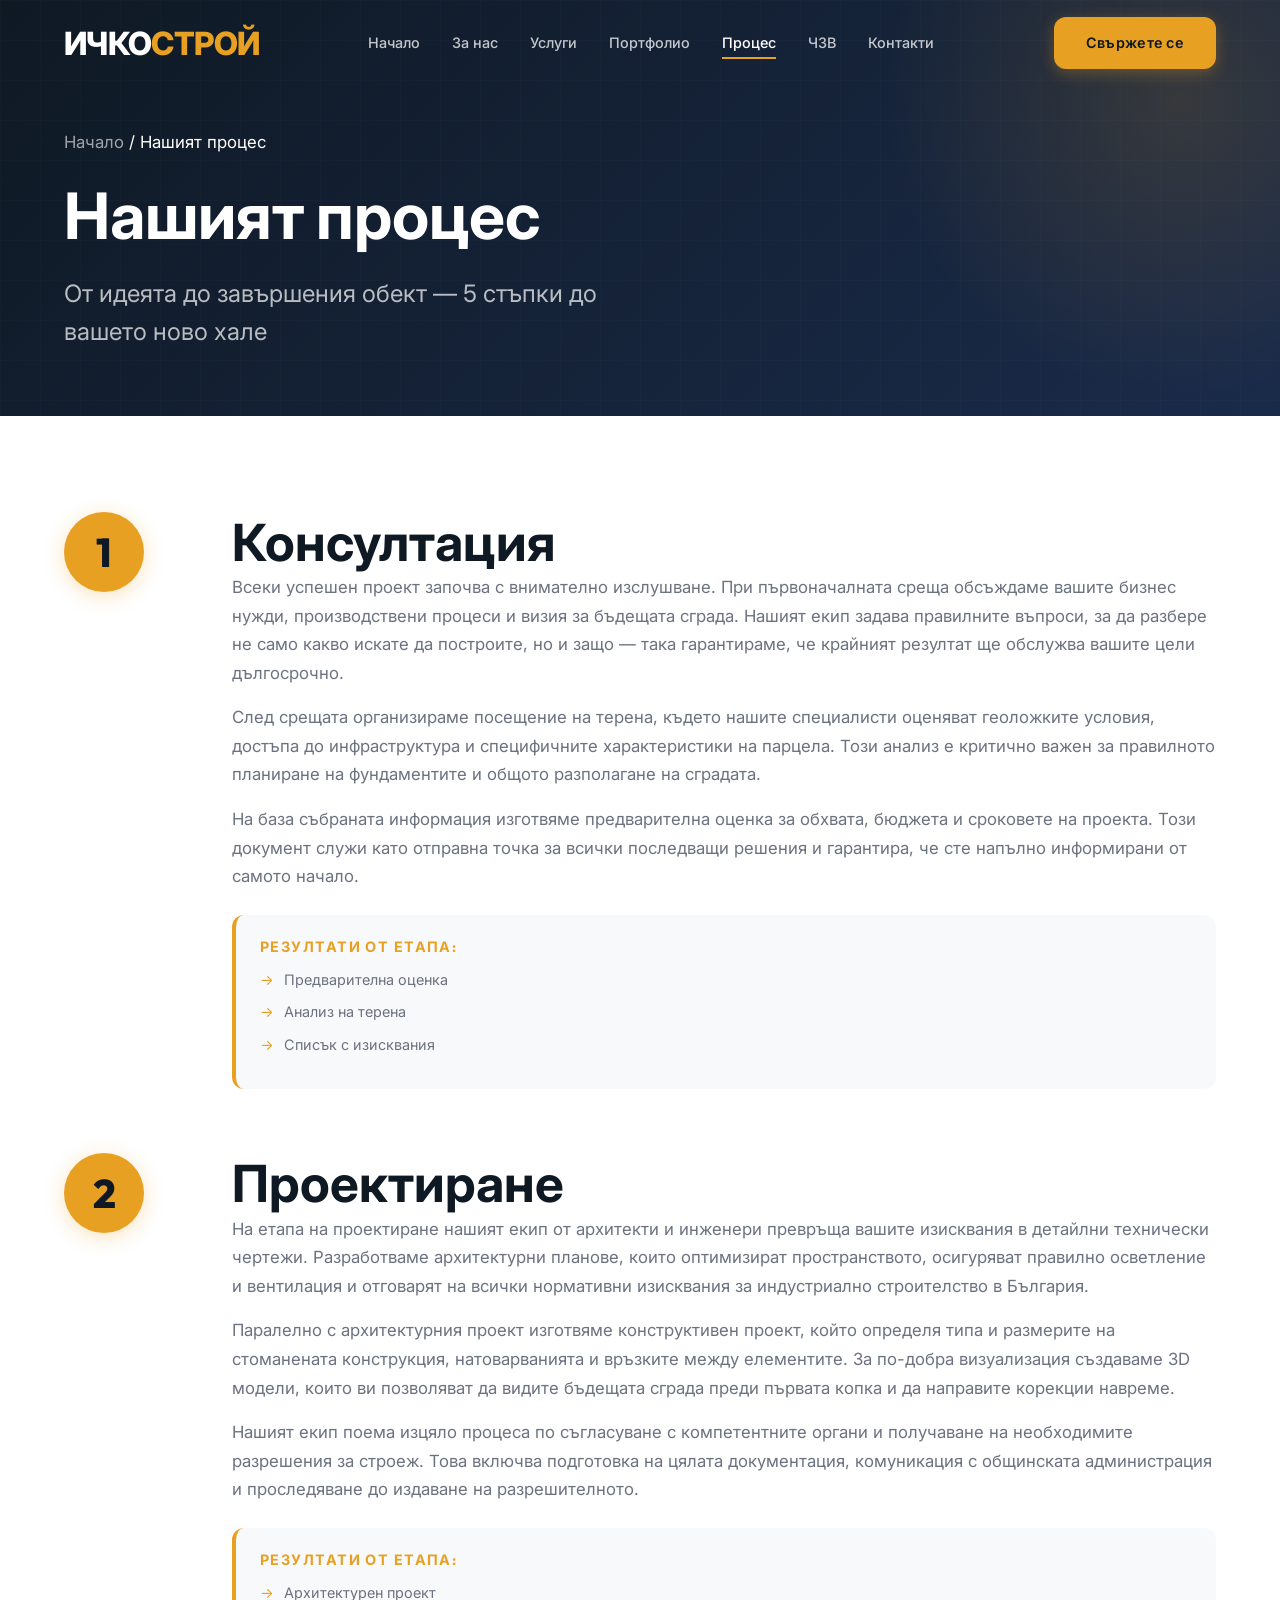
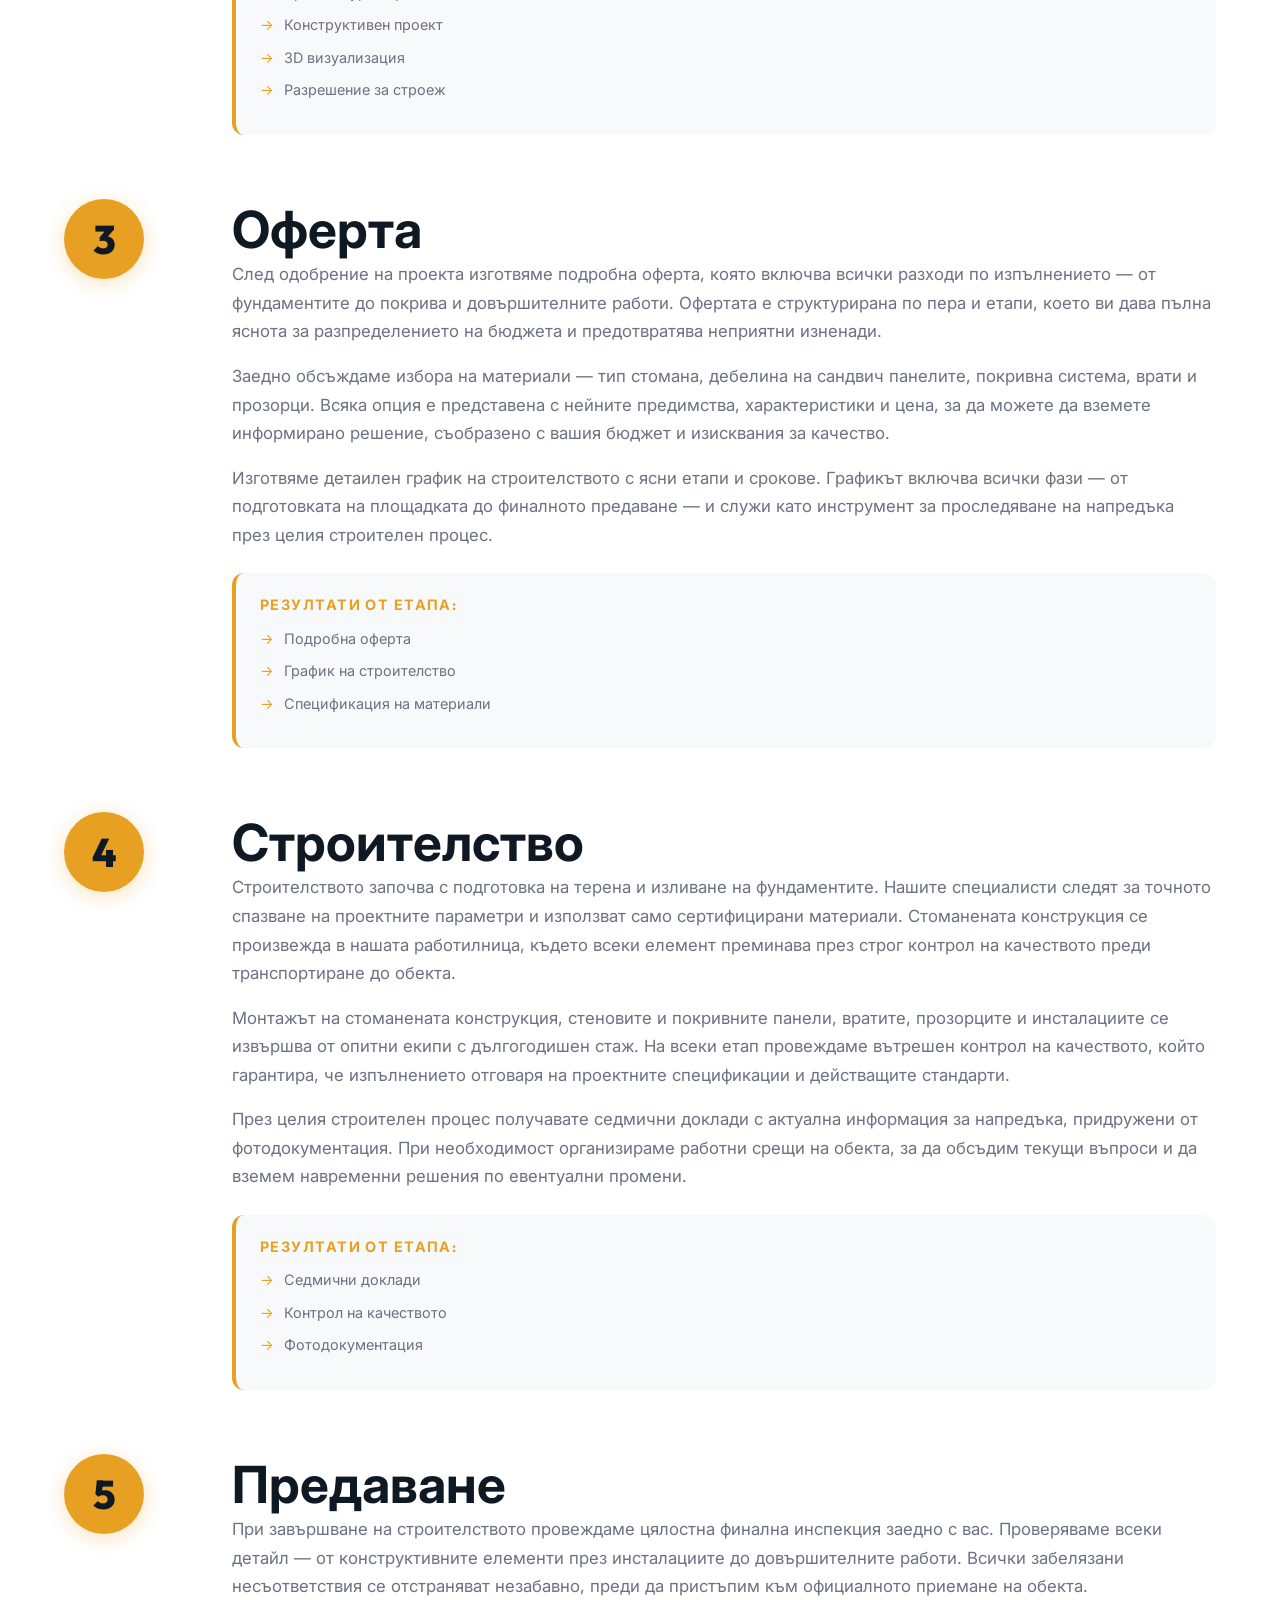
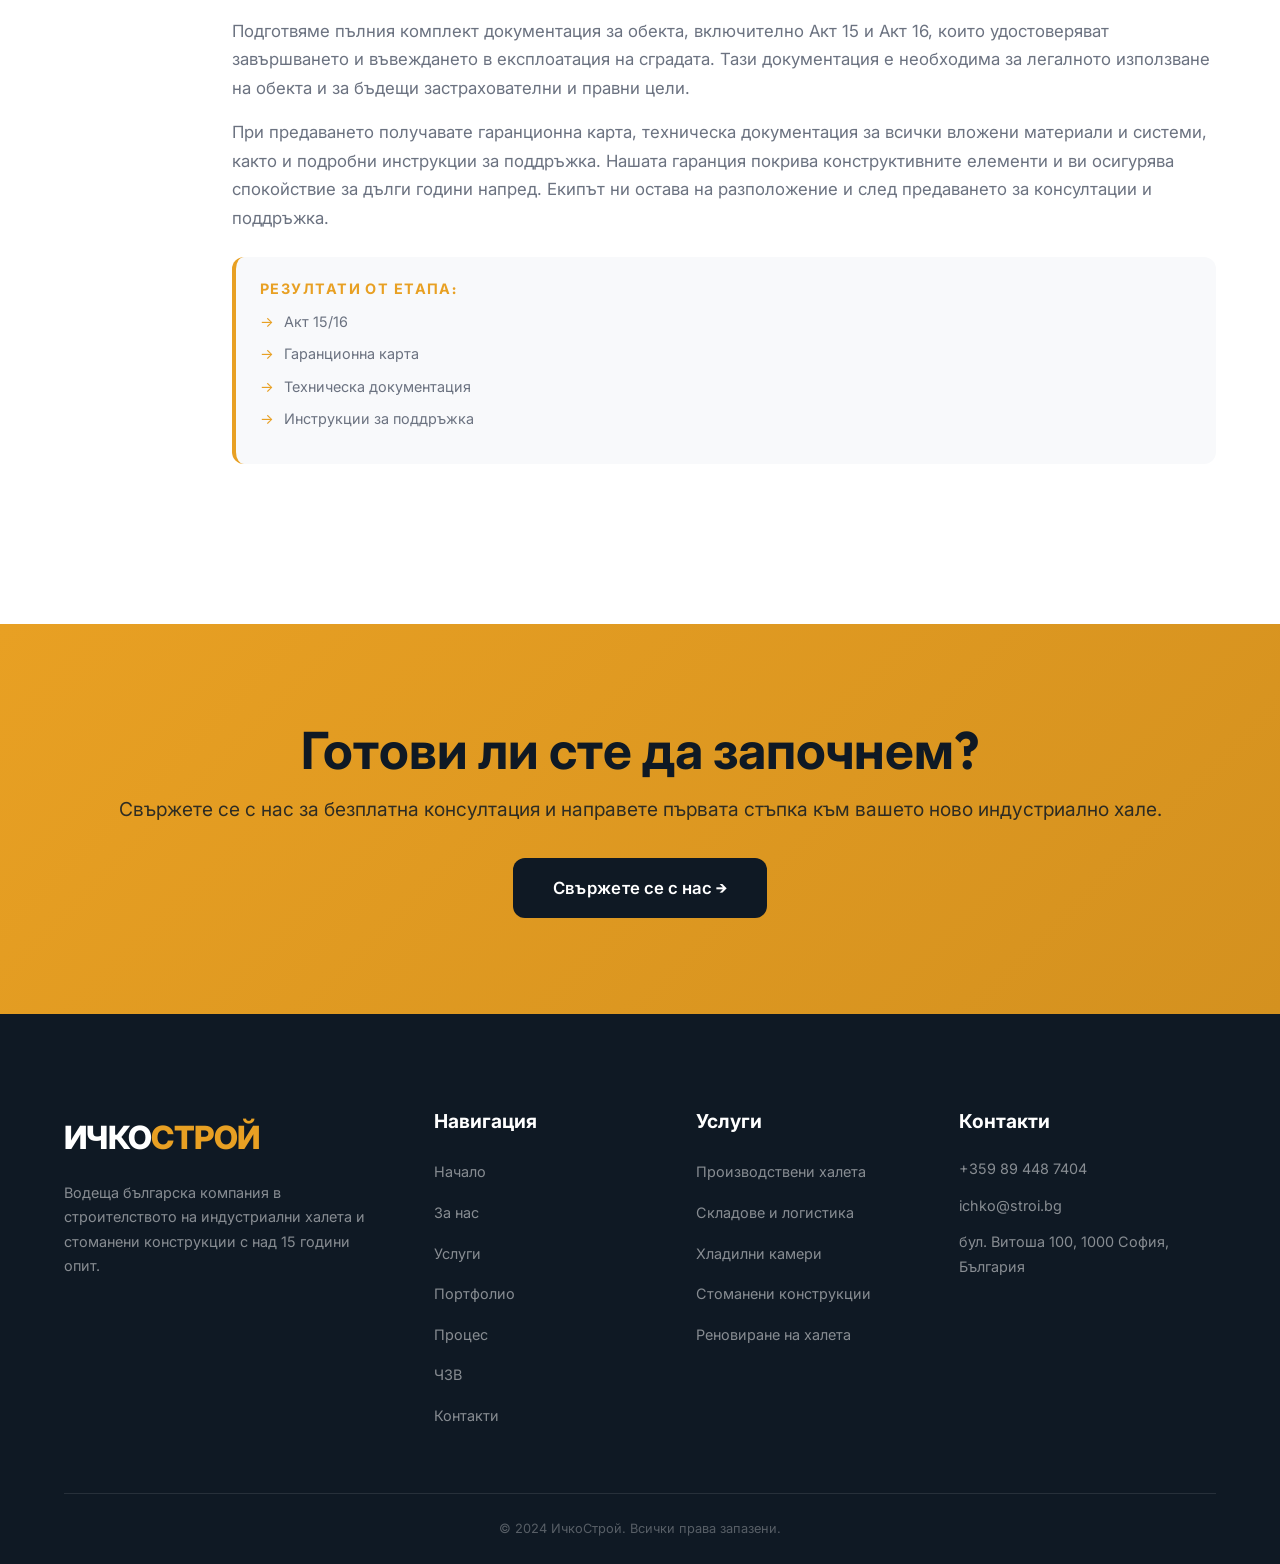
<file: process.html>
<!DOCTYPE html>
<html lang="bg" hreflang="bg">
<head>
    <meta charset="UTF-8">
    <meta name="viewport" content="width=device-width, initial-scale=1.0">
    <title>Нашият процес | ИчкоСтрой — Строителство на индустриални халета</title>
    <meta name="description" content="Научете как ИчкоСтрой изгражда вашето индустриално хале — от първоначалната консултация през проектирането до предаването на готовия обект в 5 ясни стъпки.">
    <meta name="keywords" content="процес строителство, етапи изграждане хале, проектиране хале, строителство индустриална сграда, ИчкоСтрой">
    <link rel="canonical" href="https://ichkostroy.pages.dev/process.html">

    <!-- Open Graph -->
    <meta property="og:title" content="Нашият процес | ИчкоСтрой — Строителство на индустриални халета">
    <meta property="og:description" content="От идеята до завършения обект — 5 стъпки до вашето ново хале. Прозрачен и ефективен строителен процес.">
    <meta property="og:type" content="website">
    <meta property="og:url" content="https://ichkostroy.pages.dev/process.html">
    <meta property="og:locale" content="bg_BG">
    <meta property="og:site_name" content="ИчкоСтрой">

    <!-- Google Fonts -->
    <link rel="preconnect" href="https://fonts.googleapis.com">
    <link rel="preconnect" href="https://fonts.gstatic.com" crossorigin>
    <link href="https://fonts.googleapis.com/css2?family=Inter:wght@400;500;600;700&family=Outfit:wght@400;500;600;700;800&display=swap" rel="stylesheet">

    <!-- Styles -->
    <link rel="stylesheet" href="css/styles.css">

    <!-- JSON-LD BreadcrumbList -->
    <script type="application/ld+json">
    {
        "@context": "https://schema.org",
        "@type": "BreadcrumbList",
        "itemListElement": [
            {
                "@type": "ListItem",
                "position": 1,
                "name": "Начало",
                "item": "https://ichkostroy.pages.dev/"
            },
            {
                "@type": "ListItem",
                "position": 2,
                "name": "Нашият процес",
                "item": "https://ichkostroy.pages.dev/process.html"
            }
        ]
    }
    </script>
</head>
<body>

    <!-- ========== HEADER ========== -->
    <header class="header" id="header">
        <div class="container header__inner">
            <a href="index.html" class="header__logo">
                ИЧКО<span>СТРОЙ</span>
            </a>

            <nav class="header__nav" id="nav">
                <a href="index.html" class="nav-link">Начало</a>
                <a href="about.html" class="nav-link">За нас</a>
                <a href="services.html" class="nav-link">Услуги</a>
                <a href="portfolio.html" class="nav-link">Портфолио</a>
                <a href="process.html" class="nav-link nav-link--active">Процес</a>
                <a href="faq.html" class="nav-link">ЧЗВ</a>
                <a href="contact.html" class="nav-link">Контакти</a>
            </nav>

            <a href="contact.html" class="header__cta btn btn--primary">Свържете се</a>

            <button class="header__hamburger" id="hamburger" aria-label="Отвори менюто">
                <span></span>
                <span></span>
                <span></span>
            </button>
        </div>
    </header>

    <!-- Mobile Overlay -->
    <div class="mobile-overlay" id="mobileOverlay"></div>

    <!-- ========== HERO ========== -->
    <section class="hero hero--small">
        <div class="hero__bg-pattern"></div>
        <div class="hero__glow"></div>

        <div class="container hero__inner">
            <nav class="breadcrumb fade-in" aria-label="Breadcrumb">
                <a href="index.html" class="breadcrumb__link">Начало</a>
                <span class="breadcrumb__sep">/</span>
                <span class="breadcrumb__current">Нашият процес</span>
            </nav>
            <h1 class="hero__title fade-in">Нашият процес</h1>
            <p class="hero__subtitle fade-in">От идеята до завършения обект — 5 стъпки до вашето ново хале</p>
        </div>
    </section>

    <!-- ========== PROCESS DETAIL ========== -->
    <section class="section" id="process-detail">
        <div class="container">

            <!-- Step 1 -->
            <div class="process-detail-step fade-in">
                <div class="process-detail-step__badge">1</div>
                <div class="process-detail-step__content">
                    <h2 class="process-detail-step__title">Консултация</h2>

                    <p>Всеки успешен проект започва с внимателно изслушване. При първоначалната среща обсъждаме вашите бизнес нужди, производствени процеси и визия за бъдещата сграда. Нашият екип задава правилните въпроси, за да разбере не само какво искате да построите, но и защо — така гарантираме, че крайният резултат ще обслужва вашите цели дългосрочно.</p>

                    <p>След срещата организираме посещение на терена, където нашите специалисти оценяват геоложките условия, достъпа до инфраструктура и специфичните характеристики на парцела. Този анализ е критично важен за правилното планиране на фундаментите и общото разполагане на сградата.</p>

                    <p>На база събраната информация изготвяме предварителна оценка за обхвата, бюджета и сроковете на проекта. Този документ служи като отправна точка за всички последващи решения и гарантира, че сте напълно информирани от самото начало.</p>

                    <div class="process-detail-step__deliverables">
                        <h4>Резултати от етапа:</h4>
                        <ul>
                            <li>Предварителна оценка</li>
                            <li>Анализ на терена</li>
                            <li>Списък с изисквания</li>
                        </ul>
                    </div>
                </div>
            </div>

            <!-- Step 2 -->
            <div class="process-detail-step fade-in">
                <div class="process-detail-step__badge">2</div>
                <div class="process-detail-step__content">
                    <h2 class="process-detail-step__title">Проектиране</h2>

                    <p>На етапа на проектиране нашият екип от архитекти и инженери превръща вашите изисквания в детайлни технически чертежи. Разработваме архитектурни планове, които оптимизират пространството, осигуряват правилно осветление и вентилация и отговарят на всички нормативни изисквания за индустриално строителство в България.</p>

                    <p>Паралелно с архитектурния проект изготвяме конструктивен проект, който определя типа и размерите на стоманената конструкция, натоварванията и връзките между елементите. За по-добра визуализация създаваме 3D модели, които ви позволяват да видите бъдещата сграда преди първата копка и да направите корекции навреме.</p>

                    <p>Нашият екип поема изцяло процеса по съгласуване с компетентните органи и получаване на необходимите разрешения за строеж. Това включва подготовка на цялата документация, комуникация с общинската администрация и проследяване до издаване на разрешителното.</p>

                    <div class="process-detail-step__deliverables">
                        <h4>Резултати от етапа:</h4>
                        <ul>
                            <li>Архитектурен проект</li>
                            <li>Конструктивен проект</li>
                            <li>3D визуализация</li>
                            <li>Разрешение за строеж</li>
                        </ul>
                    </div>
                </div>
            </div>

            <!-- Step 3 -->
            <div class="process-detail-step fade-in">
                <div class="process-detail-step__badge">3</div>
                <div class="process-detail-step__content">
                    <h2 class="process-detail-step__title">Оферта</h2>

                    <p>След одобрение на проекта изготвяме подробна оферта, която включва всички разходи по изпълнението — от фундаментите до покрива и довършителните работи. Офертата е структурирана по пера и етапи, което ви дава пълна яснота за разпределението на бюджета и предотвратява неприятни изненади.</p>

                    <p>Заедно обсъждаме избора на материали — тип стомана, дебелина на сандвич панелите, покривна система, врати и прозорци. Всяка опция е представена с нейните предимства, характеристики и цена, за да можете да вземете информирано решение, съобразено с вашия бюджет и изисквания за качество.</p>

                    <p>Изготвяме детаилен график на строителството с ясни етапи и срокове. Графикът включва всички фази — от подготовката на площадката до финалното предаване — и служи като инструмент за проследяване на напредъка през целия строителен процес.</p>

                    <div class="process-detail-step__deliverables">
                        <h4>Резултати от етапа:</h4>
                        <ul>
                            <li>Подробна оферта</li>
                            <li>График на строителство</li>
                            <li>Спецификация на материали</li>
                        </ul>
                    </div>
                </div>
            </div>

            <!-- Step 4 -->
            <div class="process-detail-step fade-in">
                <div class="process-detail-step__badge">4</div>
                <div class="process-detail-step__content">
                    <h2 class="process-detail-step__title">Строителство</h2>

                    <p>Строителството започва с подготовка на терена и изливане на фундаментите. Нашите специалисти следят за точното спазване на проектните параметри и използват само сертифицирани материали. Стоманената конструкция се произвежда в нашата работилница, където всеки елемент преминава през строг контрол на качеството преди транспортиране до обекта.</p>

                    <p>Монтажът на стоманената конструкция, стеновите и покривните панели, вратите, прозорците и инсталациите се извършва от опитни екипи с дългогодишен стаж. На всеки етап провеждаме вътрешен контрол на качеството, който гарантира, че изпълнението отговаря на проектните спецификации и действащите стандарти.</p>

                    <p>През целия строителен процес получавате седмични доклади с актуална информация за напредъка, придружени от фотодокументация. При необходимост организираме работни срещи на обекта, за да обсъдим текущи въпроси и да вземем навременни решения по евентуални промени.</p>

                    <div class="process-detail-step__deliverables">
                        <h4>Резултати от етапа:</h4>
                        <ul>
                            <li>Седмични доклади</li>
                            <li>Контрол на качеството</li>
                            <li>Фотодокументация</li>
                        </ul>
                    </div>
                </div>
            </div>

            <!-- Step 5 -->
            <div class="process-detail-step fade-in">
                <div class="process-detail-step__badge">5</div>
                <div class="process-detail-step__content">
                    <h2 class="process-detail-step__title">Предаване</h2>

                    <p>При завършване на строителството провеждаме цялостна финална инспекция заедно с вас. Проверяваме всеки детайл — от конструктивните елементи през инсталациите до довършителните работи. Всички забелязани несъответствия се отстраняват незабавно, преди да пристъпим към официалното приемане на обекта.</p>

                    <p>Подготвяме пълния комплект документация за обекта, включително Акт 15 и Акт 16, които удостоверяват завършването и въвеждането в експлоатация на сградата. Тази документация е необходима за легалното използване на обекта и за бъдещи застрахователни и правни цели.</p>

                    <p>При предаването получавате гаранционна карта, техническа документация за всички вложени материали и системи, както и подробни инструкции за поддръжка. Нашата гаранция покрива конструктивните елементи и ви осигурява спокойствие за дълги години напред. Екипът ни остава на разположение и след предаването за консултации и поддръжка.</p>

                    <div class="process-detail-step__deliverables">
                        <h4>Резултати от етапа:</h4>
                        <ul>
                            <li>Акт 15/16</li>
                            <li>Гаранционна карта</li>
                            <li>Техническа документация</li>
                            <li>Инструкции за поддръжка</li>
                        </ul>
                    </div>
                </div>
            </div>

        </div>
    </section>

    <!-- ========== CTA BANNER ========== -->
    <section class="cta-banner">
        <div class="container cta-banner__inner fade-in">
            <h2 class="cta-banner__title">Готови ли сте да започнем?</h2>
            <p class="cta-banner__text">Свържете се с нас за безплатна консултация и направете първата стъпка към вашето ново индустриално хале.</p>
            <a href="contact.html" class="btn btn--dark btn--lg">Свържете се с нас →</a>
        </div>
    </section>

    <!-- ========== FOOTER ========== -->
    <footer class="footer" id="footer">
        <div class="container">
            <div class="footer__grid">
                <div class="footer__col">
                    <a href="index.html" class="footer__logo">ИЧКО<span>СТРОЙ</span></a>
                    <p class="footer__desc">Водеща българска компания в строителството на индустриални халета и стоманени конструкции с над 15 години опит.</p>
                </div>

                <div class="footer__col">
                    <h4 class="footer__heading">Навигация</h4>
                    <ul class="footer__links">
                        <li><a href="index.html">Начало</a></li>
                        <li><a href="about.html">За нас</a></li>
                        <li><a href="services.html">Услуги</a></li>
                        <li><a href="portfolio.html">Портфолио</a></li>
                        <li><a href="process.html">Процес</a></li>
                        <li><a href="faq.html">ЧЗВ</a></li>
                        <li><a href="contact.html">Контакти</a></li>
                    </ul>
                </div>

                <div class="footer__col">
                    <h4 class="footer__heading">Услуги</h4>
                    <ul class="footer__links">
                        <li><a href="services/production-halls.html">Производствени халета</a></li>
                        <li><a href="services/warehouse.html">Складове и логистика</a></li>
                        <li><a href="services/cold-storage.html">Хладилни камери</a></li>
                        <li><a href="services/steel-structures.html">Стоманени конструкции</a></li>
                        <li><a href="services/renovation.html">Реновиране на халета</a></li>
                    </ul>
                </div>

                <div class="footer__col">
                    <h4 class="footer__heading">Контакти</h4>
                    <ul class="footer__links footer__contacts">
                        <li><a href="tel:+359894487404">+359 89 448 7404</a></li>
                        <li><a href="mailto:ichko@stroi.bg">ichko@stroi.bg</a></li>
                        <li>бул. Витоша 100, 1000 София, България</li>
                    </ul>
                </div>
            </div>

            <div class="footer__bar">
                <p>&copy; 2024 ИчкоСтрой. Всички права запазени.</p>
            </div>
        </div>
    </footer>

    <!-- Back to Top -->
    <button class="back-to-top" id="backToTop" aria-label="Нагоре">
        &uarr;
    </button>

    <!-- Scripts -->
    <script src="js/main.js"></script>
</body>
</html>
</file>
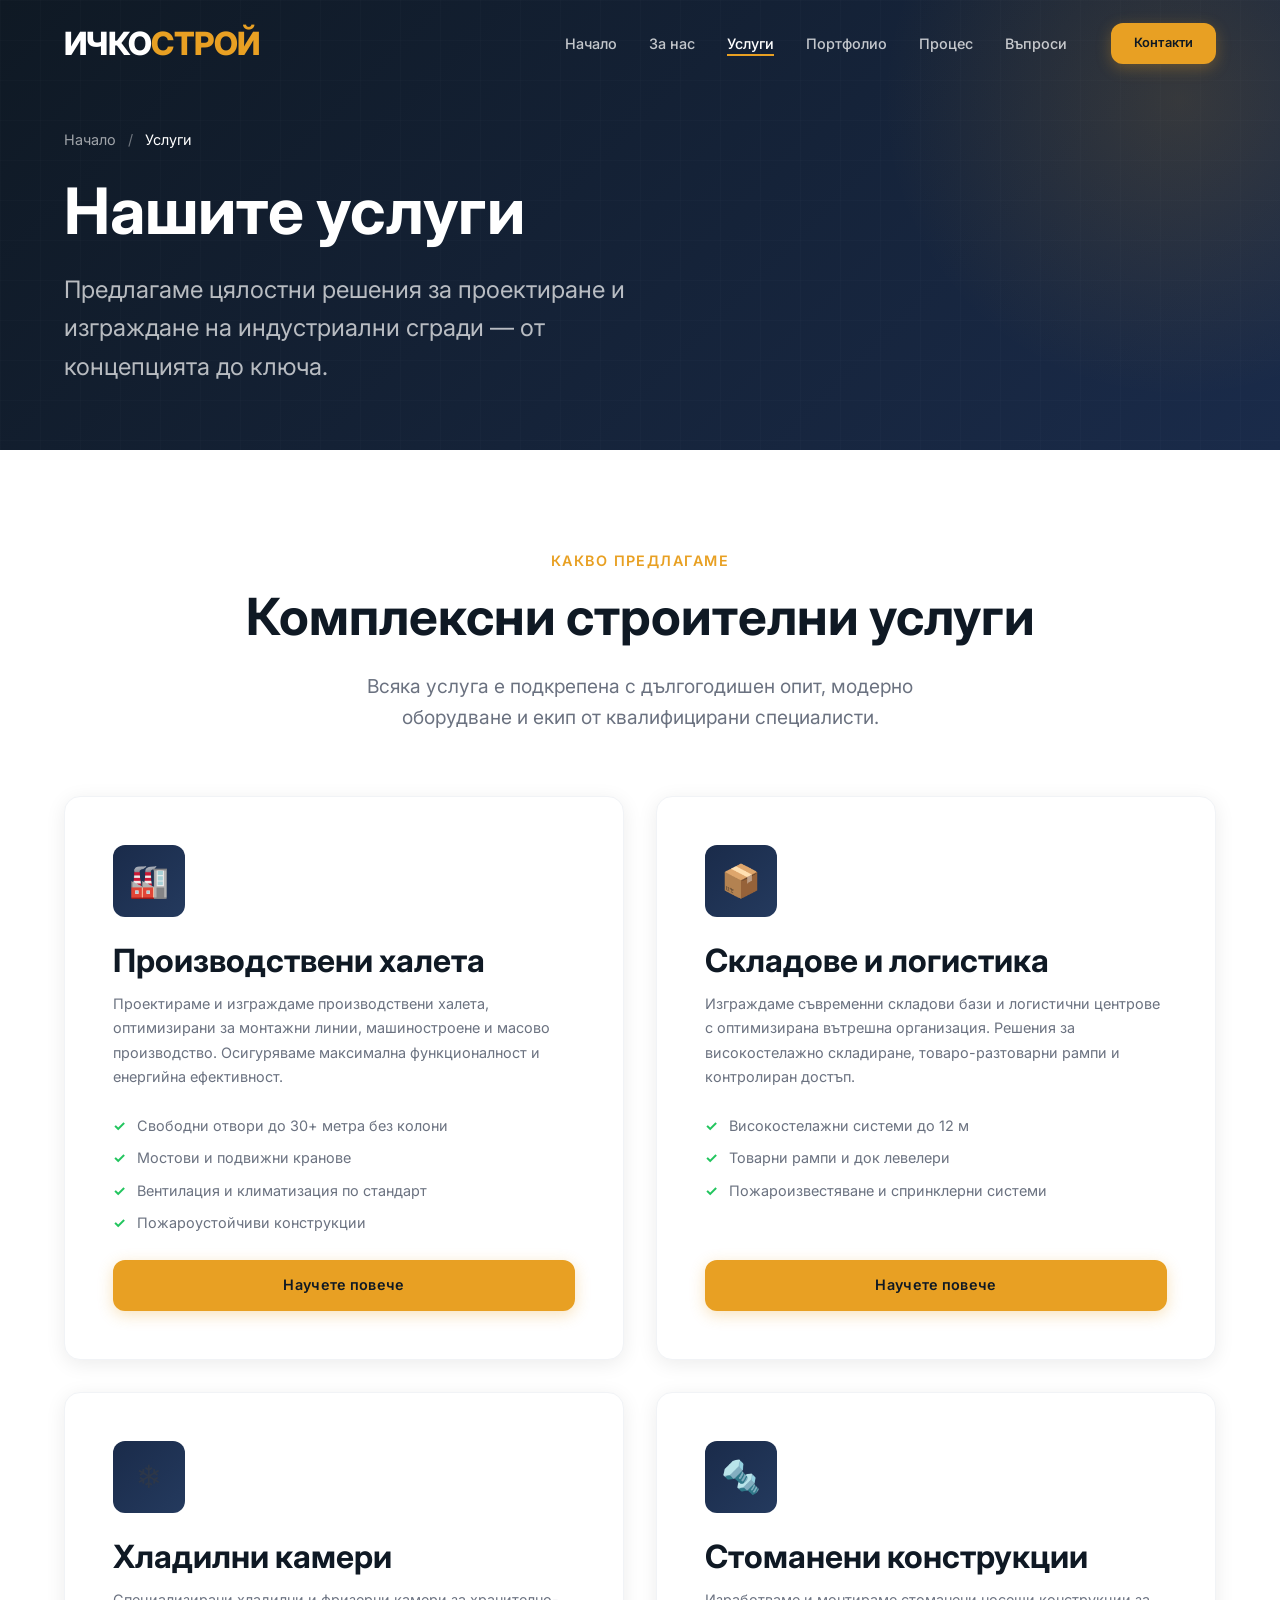
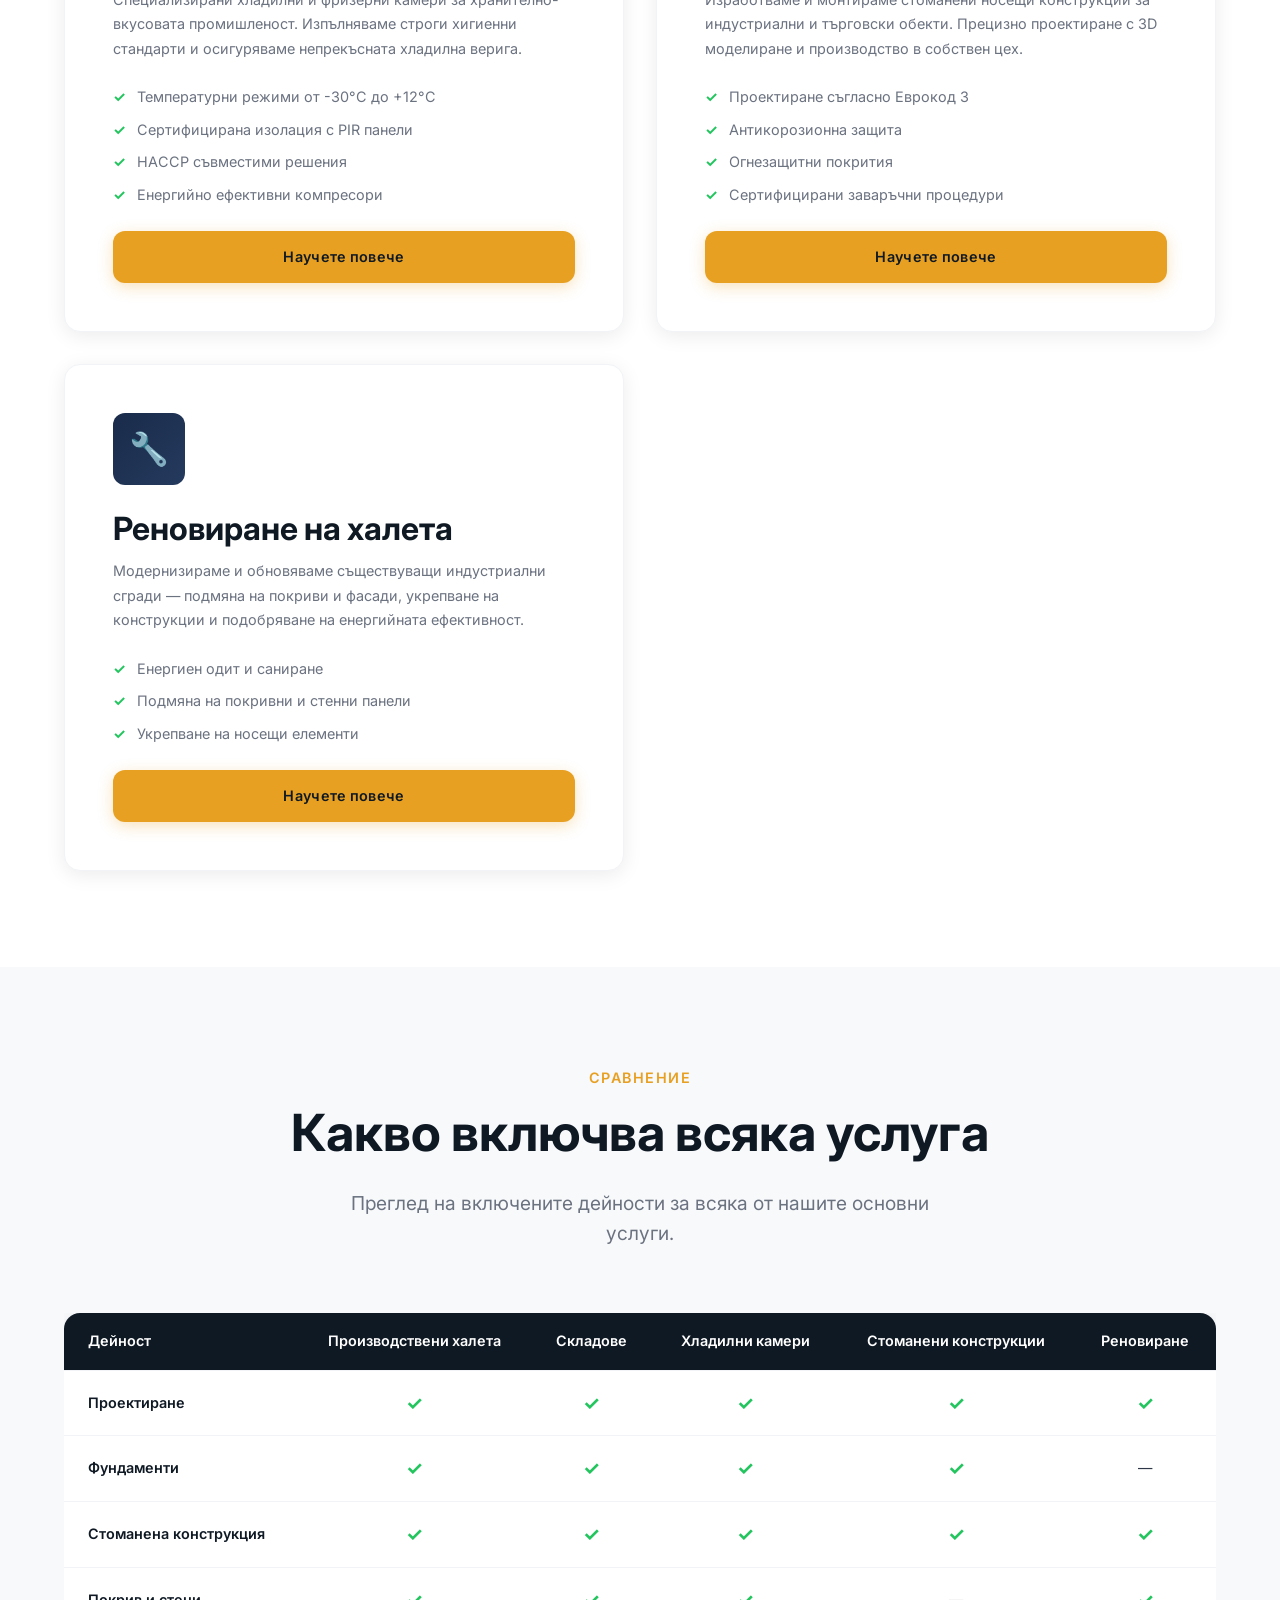
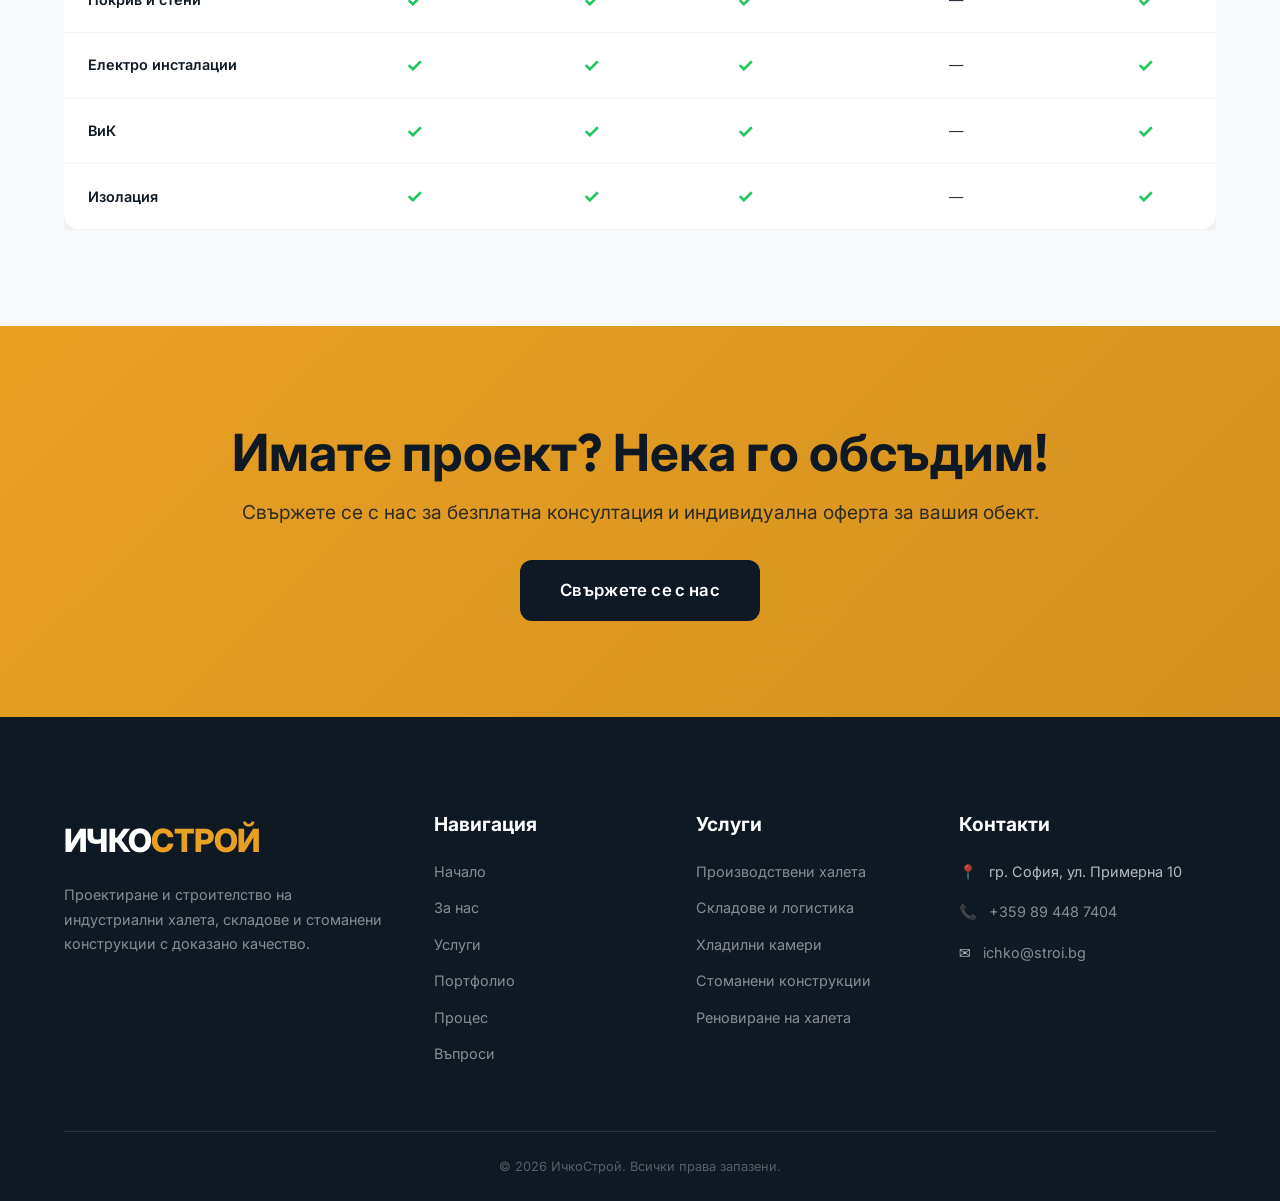
<file: services.html>
<!DOCTYPE html>
<html lang="bg" dir="ltr">
<head>
  <meta charset="UTF-8">
  <meta name="viewport" content="width=device-width, initial-scale=1.0">
  <title>Услуги | ИчкоСтрой — Строителство на индустриални халета</title>
  <meta name="description" content="Пълна гама от строителни услуги от ИчкоСтрой — производствени халета, складове, хладилни камери, стоманени конструкции и реновиране. Качество и надеждност.">
  <link rel="canonical" href="https://ichkostroy.pages.dev/services.html">
  <link rel="alternate" hreflang="bg" href="https://ichkostroy.pages.dev/services.html">

  <!-- Open Graph -->
  <meta property="og:title" content="Услуги | ИчкоСтрой — Строителство на индустриални халета">
  <meta property="og:description" content="Пълна гама от строителни услуги — производствени халета, складове, хладилни камери, стоманени конструкции и реновиране на халета.">
  <meta property="og:url" content="https://ichkostroy.pages.dev/services.html">
  <meta property="og:type" content="website">
  <meta property="og:locale" content="bg_BG">
  <meta property="og:site_name" content="ИчкоСтрой">

  <!-- Google Fonts -->
  <link rel="preconnect" href="https://fonts.googleapis.com">
  <link rel="preconnect" href="https://fonts.gstatic.com" crossorigin>
  <link href="https://fonts.googleapis.com/css2?family=Inter:wght@400;500;600;700&family=Outfit:wght@600;700;800&display=swap" rel="stylesheet">

  <!-- Styles -->
  <link rel="stylesheet" href="css/styles.css">

  <!-- JSON-LD BreadcrumbList -->
  <script type="application/ld+json">
  {
    "@context": "https://schema.org",
    "@type": "BreadcrumbList",
    "itemListElement": [
      {
        "@type": "ListItem",
        "position": 1,
        "name": "Начало",
        "item": "https://ichkostroy.pages.dev/"
      },
      {
        "@type": "ListItem",
        "position": 2,
        "name": "Услуги",
        "item": "https://ichkostroy.pages.dev/services.html"
      }
    ]
  }
  </script>
</head>
<body>

  <!-- ===== Header ===== -->
  <header class="header">
    <div class="container">
      <a href="index.html" class="logo">ИЧКО<span>СТРОЙ</span></a>

      <nav class="nav" aria-label="Основна навигация">
        <ul class="nav-list">
          <li><a href="index.html" class="nav-link">Начало</a></li>
          <li><a href="about.html" class="nav-link">За нас</a></li>
          <li><a href="services.html" class="nav-link nav-link--active">Услуги</a></li>
          <li><a href="portfolio.html" class="nav-link">Портфолио</a></li>
          <li><a href="process.html" class="nav-link">Процес</a></li>
          <li><a href="faq.html" class="nav-link">Въпроси</a></li>
          <li class="nav-cta"><a href="contact.html" class="btn btn--primary btn--sm">Контакти</a></li>
        </ul>
      </nav>

      <button class="hamburger" aria-label="Меню" aria-expanded="false">
        <span></span>
        <span></span>
        <span></span>
      </button>
    </div>
  </header>

  <!-- Mobile Overlay -->
  <div class="mobile-overlay"></div>

  <!-- ===== Hero (Small) ===== -->
  <section class="hero hero--small">
    <div class="hero__bg-pattern"></div>
    <div class="hero__glow"></div>
    <div class="container">
      <div class="hero__content">
        <nav class="hero__breadcrumb" aria-label="Навигационна пътека">
          <a href="index.html">Начало</a>
          <span>/</span>
          Услуги
        </nav>
        <h1 class="hero__title">Нашите услуги</h1>
        <p class="hero__subtitle">Предлагаме цялостни решения за проектиране и изграждане на индустриални сгради — от концепцията до ключа.</p>
      </div>
    </div>
  </section>

  <!-- ===== Services Grid ===== -->
  <section class="section">
    <div class="container">
      <div class="text-center fade-in" style="margin-bottom: var(--space-3xl);">
        <span class="section-label">Какво предлагаме</span>
        <h2 class="section-title">Комплексни строителни услуги</h2>
        <p class="section-subtitle">Всяка услуга е подкрепена с дългогодишен опит, модерно оборудване и екип от квалифицирани специалисти.</p>
      </div>

      <div class="grid grid-2">

        <!-- 1. Производствени халета -->
        <div class="service-card fade-in">
          <div class="service-card__icon">🏭</div>
          <h3 class="service-card__title">Производствени халета</h3>
          <p class="service-card__text">Проектираме и изграждаме производствени халета, оптимизирани за монтажни линии, машиностроене и масово производство. Осигуряваме максимална функционалност и енергийна ефективност.</p>
          <ul class="service-card__features">
            <li>Свободни отвори до 30+ метра без колони</li>
            <li>Мостови и подвижни кранове</li>
            <li>Вентилация и климатизация по стандарт</li>
            <li>Пожароустойчиви конструкции</li>
          </ul>
          <a href="services/production-halls.html" class="btn btn--primary">Научете повече</a>
        </div>

        <!-- 2. Складове и логистика -->
        <div class="service-card fade-in">
          <div class="service-card__icon">📦</div>
          <h3 class="service-card__title">Складове и логистика</h3>
          <p class="service-card__text">Изграждаме съвременни складови бази и логистични центрове с оптимизирана вътрешна организация. Решения за високостелажно складиране, товаро-разтоварни рампи и контролиран достъп.</p>
          <ul class="service-card__features">
            <li>Високостелажни системи до 12 м</li>
            <li>Товарни рампи и док левелери</li>
            <li>Пожароизвестяване и спринклерни системи</li>
          </ul>
          <a href="services/warehouse.html" class="btn btn--primary">Научете повече</a>
        </div>

        <!-- 3. Хладилни камери -->
        <div class="service-card fade-in">
          <div class="service-card__icon">❄️</div>
          <h3 class="service-card__title">Хладилни камери</h3>
          <p class="service-card__text">Специализирани хладилни и фризерни камери за хранително-вкусовата промишленост. Изпълняваме строги хигиенни стандарти и осигуряваме непрекъсната хладилна верига.</p>
          <ul class="service-card__features">
            <li>Температурни режими от -30°C до +12°C</li>
            <li>Сертифицирана изолация с PIR панели</li>
            <li>HACCP съвместими решения</li>
            <li>Енергийно ефективни компресори</li>
          </ul>
          <a href="services/cold-storage.html" class="btn btn--primary">Научете повече</a>
        </div>

        <!-- 4. Стоманени конструкции -->
        <div class="service-card fade-in">
          <div class="service-card__icon">🔩</div>
          <h3 class="service-card__title">Стоманени конструкции</h3>
          <p class="service-card__text">Изработваме и монтираме стоманени носещи конструкции за индустриални и търговски обекти. Прецизно проектиране с 3D моделиране и производство в собствен цех.</p>
          <ul class="service-card__features">
            <li>Проектиране съгласно Еврокод 3</li>
            <li>Антикорозионна защита</li>
            <li>Огнезащитни покрития</li>
            <li>Сертифицирани заваръчни процедури</li>
          </ul>
          <a href="services/steel-structures.html" class="btn btn--primary">Научете повече</a>
        </div>

        <!-- 5. Реновиране на халета -->
        <div class="service-card fade-in">
          <div class="service-card__icon">🔧</div>
          <h3 class="service-card__title">Реновиране на халета</h3>
          <p class="service-card__text">Модернизираме и обновяваме съществуващи индустриални сгради — подмяна на покриви и фасади, укрепване на конструкции и подобряване на енергийната ефективност.</p>
          <ul class="service-card__features">
            <li>Енергиен одит и саниране</li>
            <li>Подмяна на покривни и стенни панели</li>
            <li>Укрепване на носещи елементи</li>
          </ul>
          <a href="services/renovation.html" class="btn btn--primary">Научете повече</a>
        </div>

      </div>
    </div>
  </section>

  <!-- ===== Comparison Table ===== -->
  <section class="section section--gray">
    <div class="container">
      <div class="text-center fade-in" style="margin-bottom: var(--space-3xl);">
        <span class="section-label">Сравнение</span>
        <h2 class="section-title">Какво включва всяка услуга</h2>
        <p class="section-subtitle">Преглед на включените дейности за всяка от нашите основни услуги.</p>
      </div>

      <div class="fade-in" style="overflow-x: auto;">
        <table class="comparison-table">
          <thead>
            <tr>
              <th>Дейност</th>
              <th>Производствени халета</th>
              <th>Складове</th>
              <th>Хладилни камери</th>
              <th>Стоманени конструкции</th>
              <th>Реновиране</th>
            </tr>
          </thead>
          <tbody>
            <tr>
              <td>Проектиране</td>
              <td><span class="check">✓</span></td>
              <td><span class="check">✓</span></td>
              <td><span class="check">✓</span></td>
              <td><span class="check">✓</span></td>
              <td><span class="check">✓</span></td>
            </tr>
            <tr>
              <td>Фундаменти</td>
              <td><span class="check">✓</span></td>
              <td><span class="check">✓</span></td>
              <td><span class="check">✓</span></td>
              <td><span class="check">✓</span></td>
              <td>—</td>
            </tr>
            <tr>
              <td>Стоманена конструкция</td>
              <td><span class="check">✓</span></td>
              <td><span class="check">✓</span></td>
              <td><span class="check">✓</span></td>
              <td><span class="check">✓</span></td>
              <td><span class="check">✓</span></td>
            </tr>
            <tr>
              <td>Покрив и стени</td>
              <td><span class="check">✓</span></td>
              <td><span class="check">✓</span></td>
              <td><span class="check">✓</span></td>
              <td>—</td>
              <td><span class="check">✓</span></td>
            </tr>
            <tr>
              <td>Електро инсталации</td>
              <td><span class="check">✓</span></td>
              <td><span class="check">✓</span></td>
              <td><span class="check">✓</span></td>
              <td>—</td>
              <td><span class="check">✓</span></td>
            </tr>
            <tr>
              <td>ВиК</td>
              <td><span class="check">✓</span></td>
              <td><span class="check">✓</span></td>
              <td><span class="check">✓</span></td>
              <td>—</td>
              <td><span class="check">✓</span></td>
            </tr>
            <tr>
              <td>Изолация</td>
              <td><span class="check">✓</span></td>
              <td><span class="check">✓</span></td>
              <td><span class="check">✓</span></td>
              <td>—</td>
              <td><span class="check">✓</span></td>
            </tr>
          </tbody>
        </table>
      </div>
    </div>
  </section>

  <!-- ===== CTA Banner ===== -->
  <section class="cta-banner fade-in">
    <div class="container">
      <h2>Имате проект? Нека го обсъдим!</h2>
      <p>Свържете се с нас за безплатна консултация и индивидуална оферта за вашия обект.</p>
      <a href="contact.html" class="btn btn--dark btn--lg">Свържете се с нас</a>
    </div>
  </section>

  <!-- ===== Footer ===== -->
  <footer class="footer">
    <div class="container">
      <div class="footer__grid">
        <div class="footer__brand">
          <a href="index.html" class="logo">ИЧКО<span>СТРОЙ</span></a>
          <p>Проектиране и строителство на индустриални халета, складове и стоманени конструкции с доказано качество.</p>
        </div>

        <div>
          <h4 class="footer__heading">Навигация</h4>
          <div class="footer__links">
            <a href="index.html">Начало</a>
            <a href="about.html">За нас</a>
            <a href="services.html">Услуги</a>
            <a href="portfolio.html">Портфолио</a>
            <a href="process.html">Процес</a>
            <a href="faq.html">Въпроси</a>
          </div>
        </div>

        <div>
          <h4 class="footer__heading">Услуги</h4>
          <div class="footer__links">
            <a href="services/production-halls.html">Производствени халета</a>
            <a href="services/warehouse.html">Складове и логистика</a>
            <a href="services/cold-storage.html">Хладилни камери</a>
            <a href="services/steel-structures.html">Стоманени конструкции</a>
            <a href="services/renovation.html">Реновиране на халета</a>
          </div>
        </div>

        <div>
          <h4 class="footer__heading">Контакти</h4>
          <div class="footer__contact-item">
            <span>📍</span>
            <span>гр. София, ул. Примерна 10</span>
          </div>
          <div class="footer__contact-item">
            <span>📞</span>
            <a href="tel:+359894487404">+359 89 448 7404</a>
          </div>
          <div class="footer__contact-item">
            <span>✉️</span>
            <a href="mailto:ichko@stroi.bg">ichko@stroi.bg</a>
          </div>
        </div>
      </div>

      <div class="footer__bar">
        &copy; 2026 ИчкоСтрой. Всички права запазени.
      </div>
    </div>
  </footer>

  <!-- Back to Top -->
  <button class="back-to-top" aria-label="Нагоре">↑</button>

  <!-- Scripts -->
  <script src="js/main.js"></script>
</body>
</html>
</file>
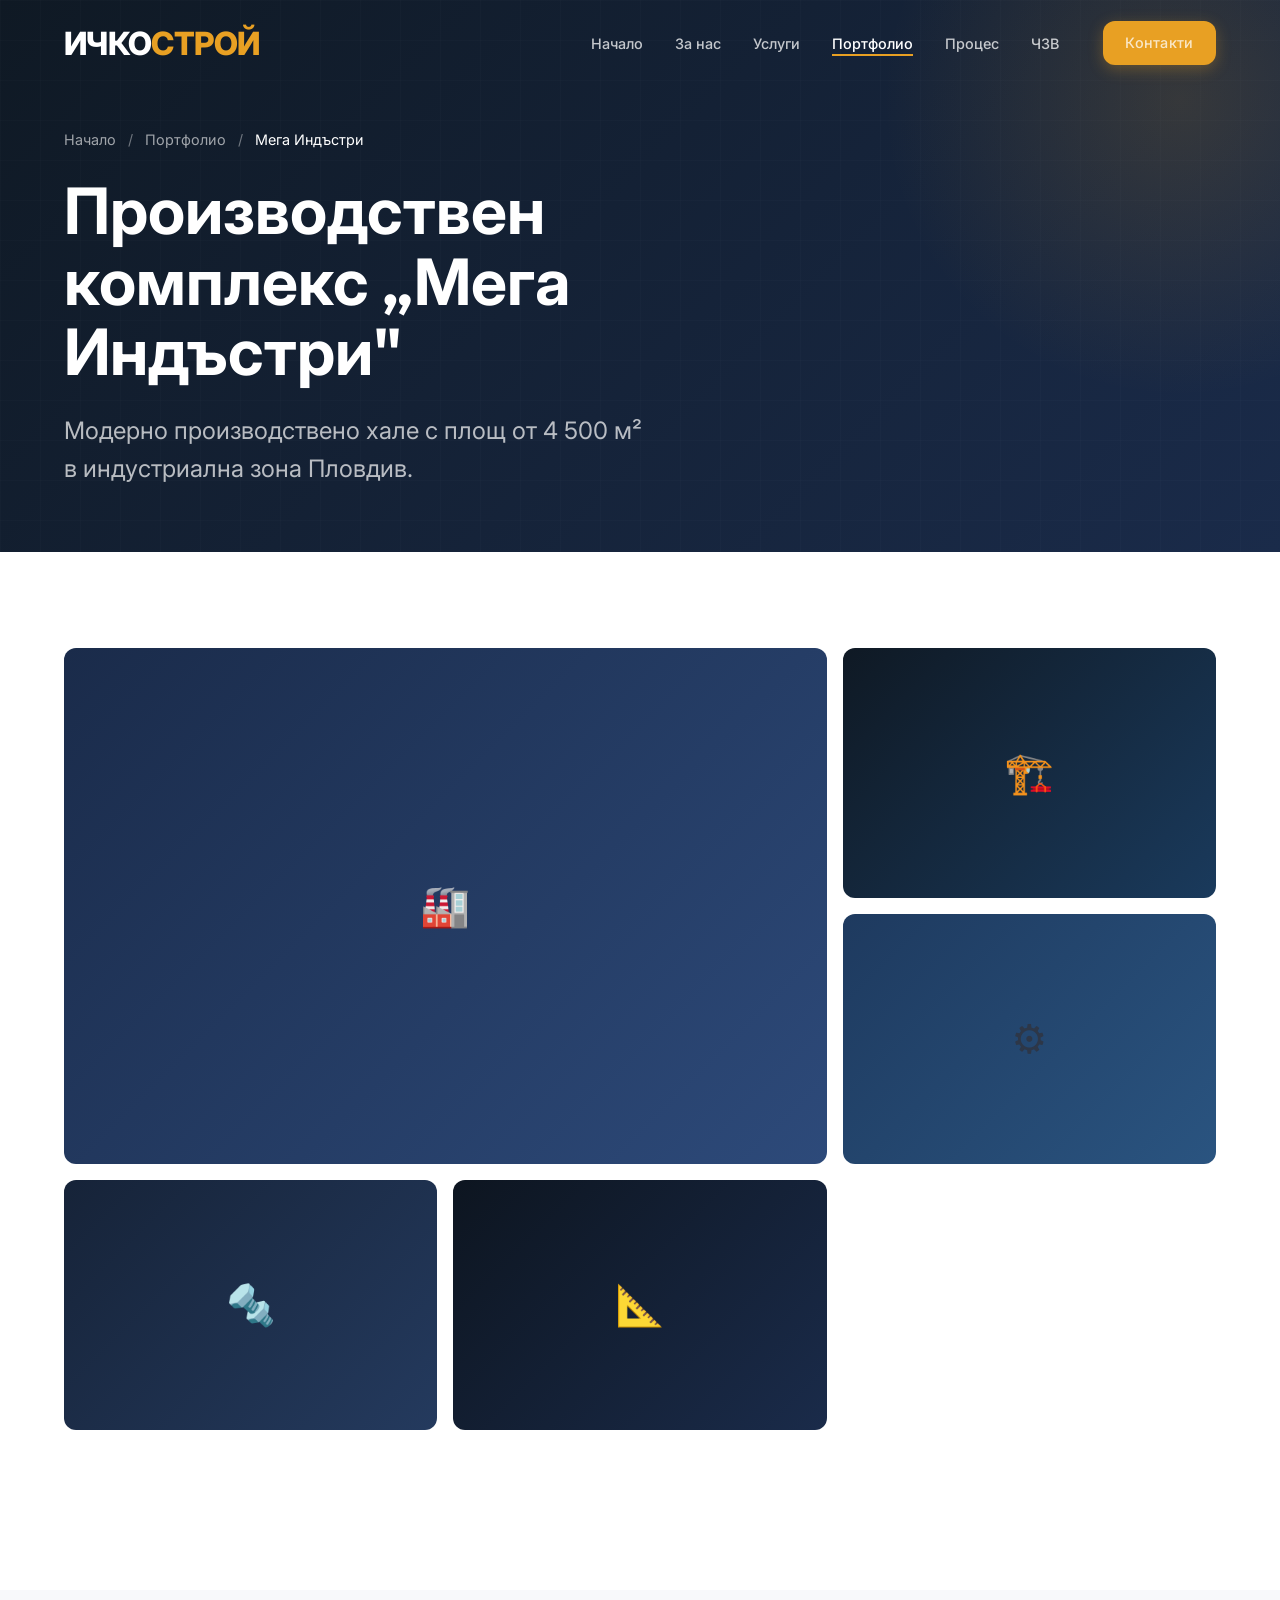
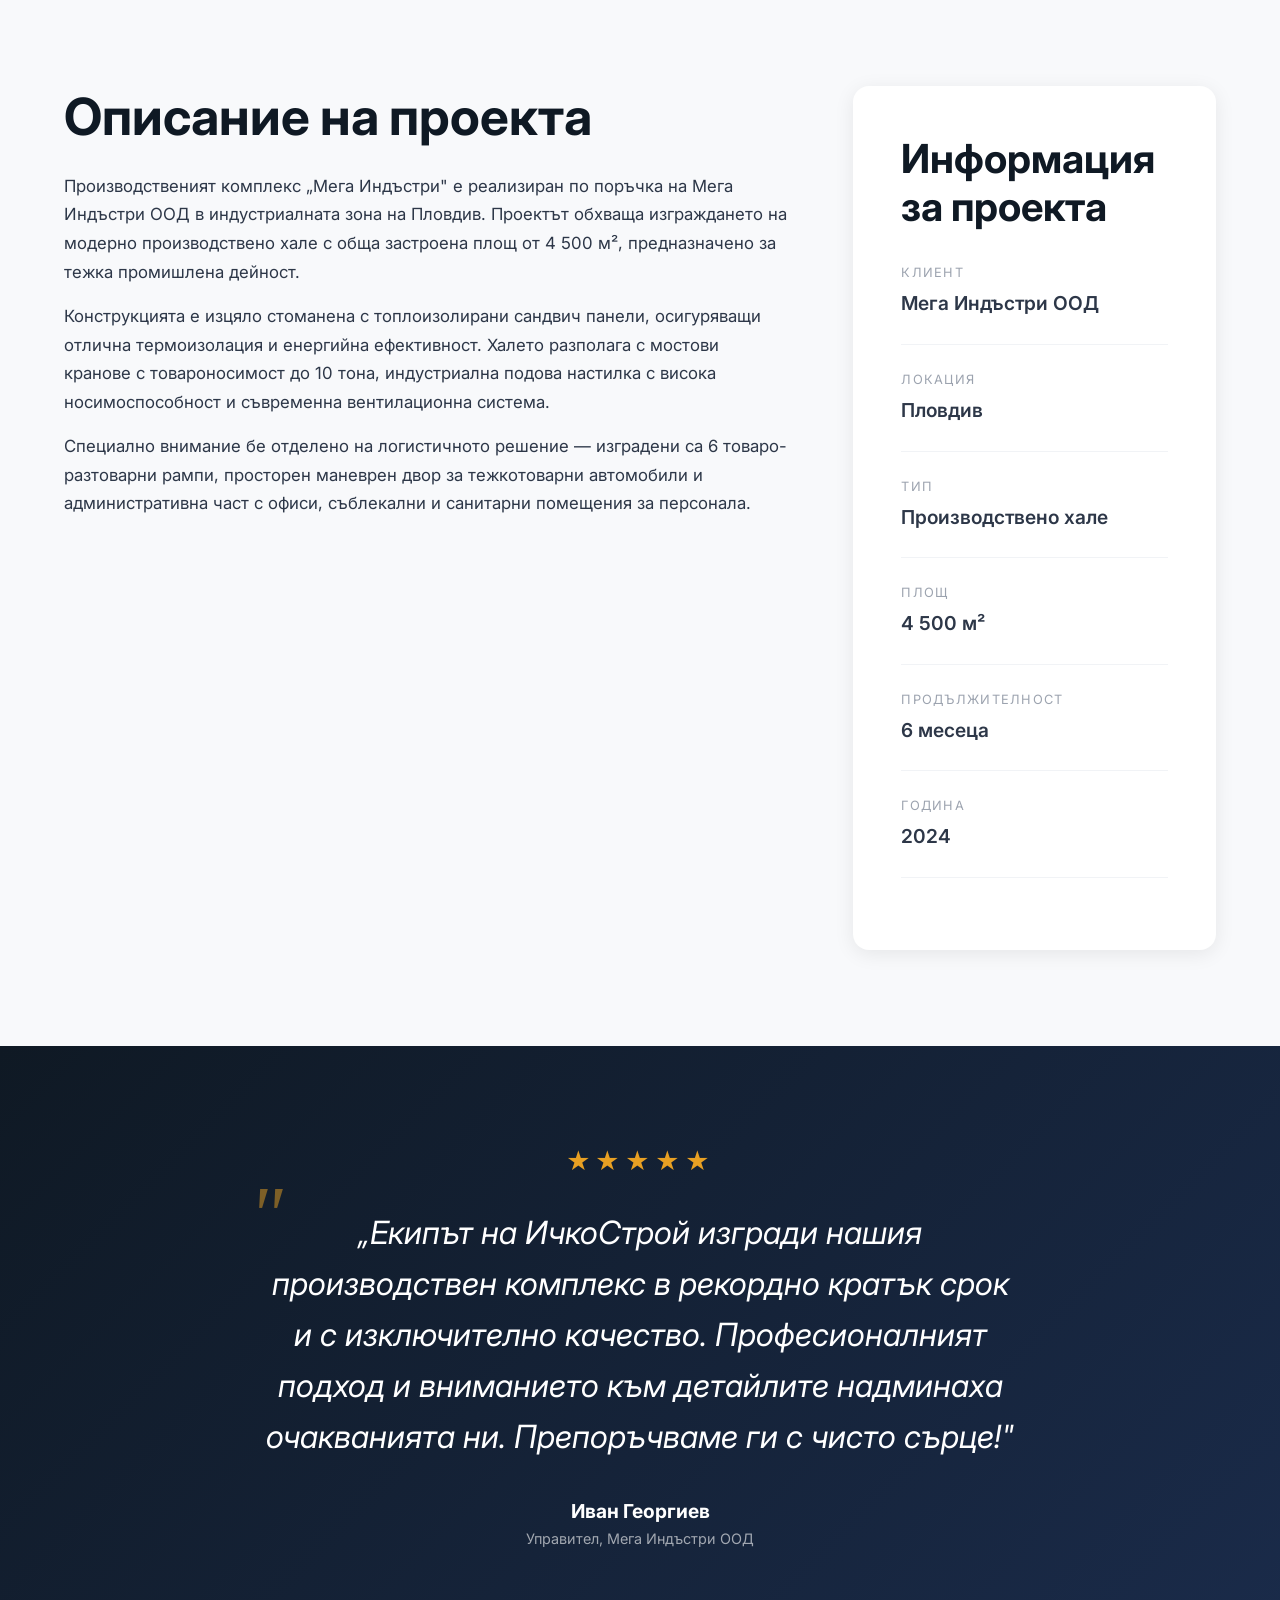
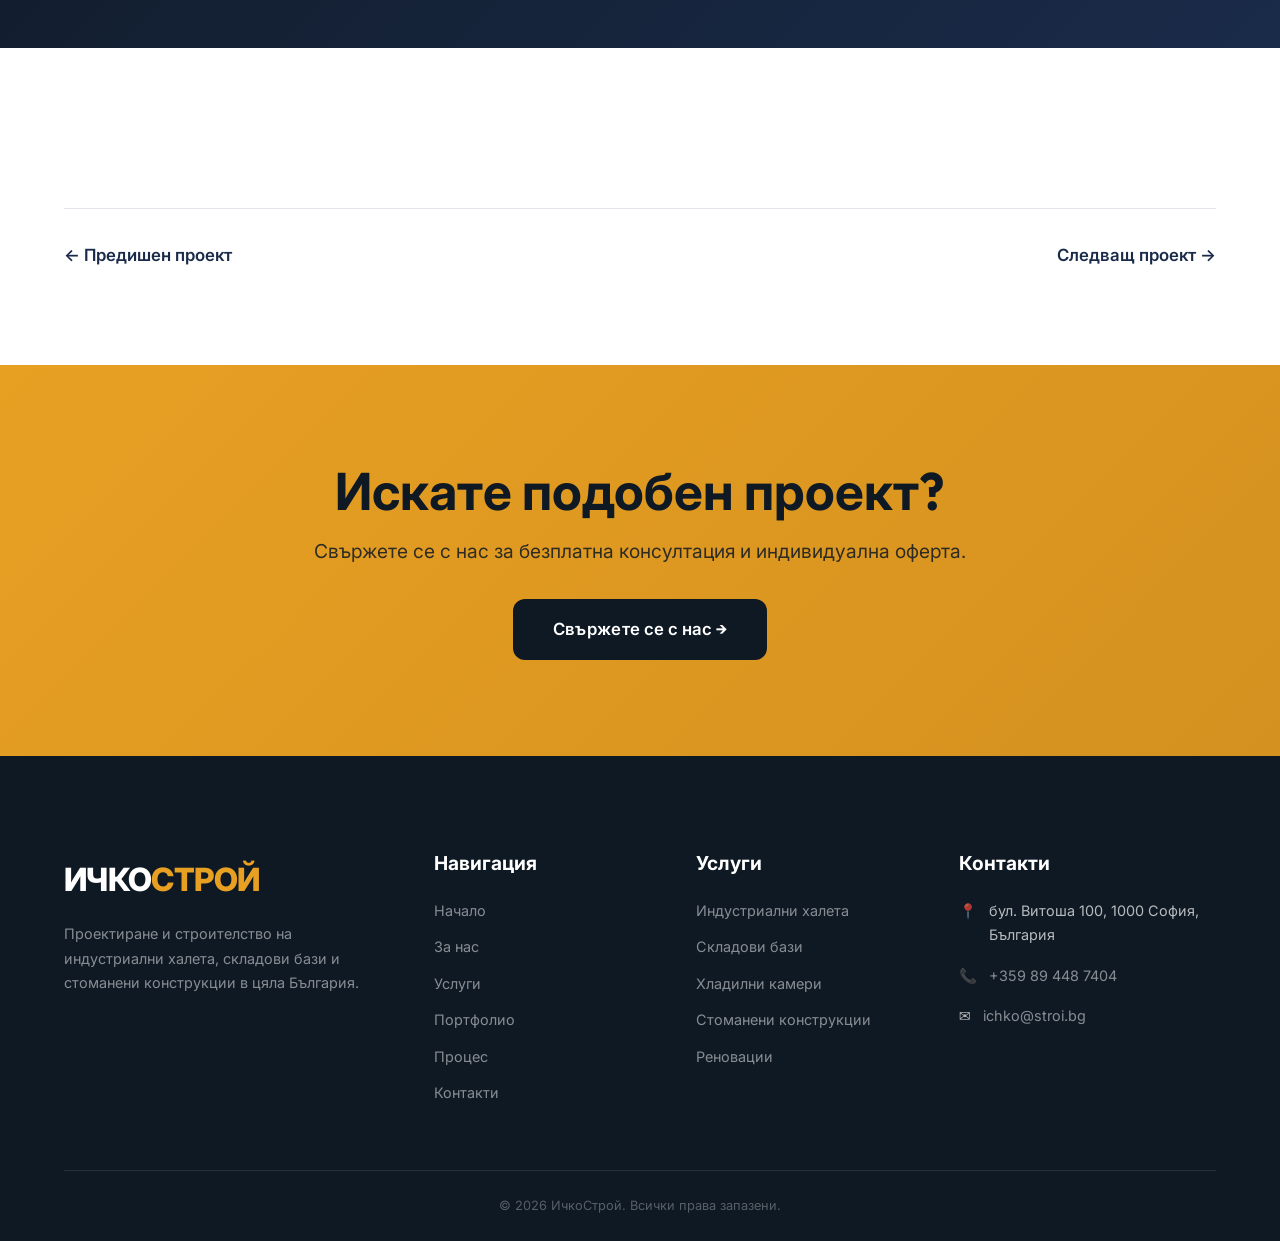
<file: portfolio/project-1.html>
<!DOCTYPE html>
<html lang="bg" dir="ltr">
<head>
  <meta charset="UTF-8">
  <meta name="viewport" content="width=device-width, initial-scale=1.0">
  <title>Производствен комплекс Мега Индъстри | ИчкоСтрой</title>
  <meta name="description" content="Производствен комплекс „Мега Индъстри" — 4 500 м² модерно производствено хале в Пловдив, изградено от ИчкоСтрой през 2024 г.">
  <meta name="keywords" content="производствен комплекс, Мега Индъстри, Пловдив, индустриално хале, ИчкоСтрой">
  <link rel="canonical" href="https://ichkostroy.pages.dev/portfolio/project-1.html">
  <link rel="alternate" hreflang="bg" href="https://ichkostroy.pages.dev/portfolio/project-1.html">

  <!-- Open Graph -->
  <meta property="og:title" content="Производствен комплекс Мега Индъстри | ИчкоСтрой">
  <meta property="og:description" content="Производствен комплекс „Мега Индъстри" — 4 500 м² модерно производствено хале в Пловдив.">
  <meta property="og:url" content="https://ichkostroy.pages.dev/portfolio/project-1.html">
  <meta property="og:type" content="website">
  <meta property="og:locale" content="bg_BG">

  <!-- Google Fonts -->
  <link rel="preconnect" href="https://fonts.googleapis.com">
  <link rel="preconnect" href="https://fonts.gstatic.com" crossorigin>
  <link href="https://fonts.googleapis.com/css2?family=Inter:wght@400;500;600;700&family=Outfit:wght@600;700;800&display=swap" rel="stylesheet">

  <!-- Styles -->
  <link rel="stylesheet" href="../css/styles.css">

  <!-- JSON-LD BreadcrumbList -->
  <script type="application/ld+json">
  {
    "@context": "https://schema.org",
    "@type": "BreadcrumbList",
    "itemListElement": [
      {
        "@type": "ListItem",
        "position": 1,
        "name": "Начало",
        "item": "https://ichkostroy.pages.dev/"
      },
      {
        "@type": "ListItem",
        "position": 2,
        "name": "Портфолио",
        "item": "https://ichkostroy.pages.dev/portfolio.html"
      },
      {
        "@type": "ListItem",
        "position": 3,
        "name": "Мега Индъстри",
        "item": "https://ichkostroy.pages.dev/portfolio/project-1.html"
      }
    ]
  }
  </script>
</head>
<body>

  <!-- Header -->
  <header class="header">
    <div class="container">
      <a href="../index.html" class="logo">ИЧКО<span>СТРОЙ</span></a>
      <nav class="nav">
        <ul class="nav-list">
          <li><a href="../index.html" class="nav-link">Начало</a></li>
          <li><a href="../about.html" class="nav-link">За нас</a></li>
          <li><a href="../services.html" class="nav-link">Услуги</a></li>
          <li><a href="../portfolio.html" class="nav-link nav-link--active">Портфолио</a></li>
          <li><a href="../process.html" class="nav-link">Процес</a></li>
          <li><a href="../faq.html" class="nav-link">ЧЗВ</a></li>
          <li><a href="../contact.html" class="nav-link nav-cta btn btn--primary btn--sm">Контакти</a></li>
        </ul>
      </nav>
      <div class="hamburger" aria-label="Меню" role="button" tabindex="0">
        <span></span>
        <span></span>
        <span></span>
      </div>
    </div>
  </header>
  <div class="mobile-overlay"></div>

  <main class="page-content">

    <!-- Hero -->
    <section class="hero hero--small">
      <div class="hero__bg-pattern"></div>
      <div class="hero__glow"></div>
      <div class="container">
        <div class="hero__content">
          <nav class="hero__breadcrumb" aria-label="Навигация">
            <a href="../index.html">Начало</a>
            <span>/</span>
            <a href="../portfolio.html">Портфолио</a>
            <span>/</span>
            Мега Индъстри
          </nav>
          <h1 class="hero__title">Производствен комплекс „Мега Индъстри"</h1>
          <p class="hero__subtitle">Модерно производствено хале с площ от 4 500 м² в индустриална зона Пловдив.</p>
        </div>
      </div>
    </section>

    <!-- Project Gallery -->
    <section class="section">
      <div class="container">
        <div class="project-gallery fade-in">
          <div class="project-gallery__item card__image--1">🏭</div>
          <div class="project-gallery__item card__image--2">🏗️</div>
          <div class="project-gallery__item card__image--3">⚙️</div>
          <div class="project-gallery__item card__image--4">🔩</div>
          <div class="project-gallery__item card__image--5">📐</div>
        </div>
      </div>
    </section>

    <!-- Project Details -->
    <section class="section section--gray">
      <div class="container">
        <div class="project-details-grid">

          <!-- Description -->
          <div class="fade-in-left">
            <h2 class="section-title">Описание на проекта</h2>
            <p>Производственият комплекс „Мега Индъстри" е реализиран по поръчка на Мега Индъстри ООД в индустриалната зона на Пловдив. Проектът обхваща изграждането на модерно производствено хале с обща застроена площ от 4 500 м², предназначено за тежка промишлена дейност.</p>
            <p>Конструкцията е изцяло стоманена с топлоизолирани сандвич панели, осигуряващи отлична термоизолация и енергийна ефективност. Халето разполага с мостови кранове с товароносимост до 10 тона, индустриална подова настилка с висока носимоспособност и съвременна вентилационна система.</p>
            <p>Специално внимание бе отделено на логистичното решение — изградени са 6 товаро-разтоварни рампи, просторен маневрен двор за тежкотоварни автомобили и административна част с офиси, съблекални и санитарни помещения за персонала.</p>
          </div>

          <!-- Info Table -->
          <div class="fade-in-right">
            <div style="background: var(--clr-white); border-radius: var(--radius-lg); padding: var(--space-2xl); box-shadow: var(--shadow-card);">
              <h3 style="margin-bottom: var(--space-xl);">Информация за проекта</h3>
              <dl class="project-info-table">
                <dt>Клиент</dt>
                <dd>Мега Индъстри ООД</dd>
                <dt>Локация</dt>
                <dd>Пловдив</dd>
                <dt>Тип</dt>
                <dd>Производствено хале</dd>
                <dt>Площ</dt>
                <dd>4 500 м²</dd>
                <dt>Продължителност</dt>
                <dd>6 месеца</dd>
                <dt>Година</dt>
                <dd>2024</dd>
              </dl>
            </div>
          </div>

        </div>
      </div>
    </section>

    <!-- Testimonial -->
    <section class="testimonial">
      <div class="container">
        <div class="testimonial__stars">★★★★★</div>
        <blockquote class="testimonial__quote fade-in">
          „Екипът на ИчкоСтрой изгради нашия производствен комплекс в рекордно кратък срок и с изключително качество. Професионалният подход и вниманието към детайлите надминаха очакванията ни. Препоръчваме ги с чисто сърце!"
        </blockquote>
        <div class="testimonial__author">
          <div class="testimonial__name">Иван Георгиев</div>
          <div class="testimonial__role">Управител, Мега Индъстри ООД</div>
        </div>
      </div>
    </section>

    <!-- Project Navigation -->
    <section class="section">
      <div class="container">
        <div class="project-nav">
          <a href="project-3.html">← Предишен проект</a>
          <a href="project-2.html">Следващ проект →</a>
        </div>
      </div>
    </section>

    <!-- CTA Banner -->
    <section class="cta-banner">
      <div class="container">
        <h2>Искате подобен проект?</h2>
        <p>Свържете се с нас за безплатна консултация и индивидуална оферта.</p>
        <a href="../contact.html" class="btn btn--dark btn--lg">Свържете се с нас →</a>
      </div>
    </section>

  </main>

  <!-- Footer -->
  <footer class="footer">
    <div class="container">
      <div class="footer__grid">
        <div class="footer__brand">
          <a href="../index.html" class="logo">ИЧКО<span>СТРОЙ</span></a>
          <p>Проектиране и строителство на индустриални халета, складови бази и стоманени конструкции в цяла България.</p>
        </div>
        <div>
          <h4 class="footer__heading">Навигация</h4>
          <div class="footer__links">
            <a href="../index.html">Начало</a>
            <a href="../about.html">За нас</a>
            <a href="../services.html">Услуги</a>
            <a href="../portfolio.html">Портфолио</a>
            <a href="../process.html">Процес</a>
            <a href="../contact.html">Контакти</a>
          </div>
        </div>
        <div>
          <h4 class="footer__heading">Услуги</h4>
          <div class="footer__links">
            <a href="../services.html">Индустриални халета</a>
            <a href="../services.html">Складови бази</a>
            <a href="../services.html">Хладилни камери</a>
            <a href="../services.html">Стоманени конструкции</a>
            <a href="../services.html">Реновации</a>
          </div>
        </div>
        <div>
          <h4 class="footer__heading">Контакти</h4>
          <div class="footer__contact-item">
            <span>📍</span>
            <span>бул. Витоша 100, 1000 София, България</span>
          </div>
          <div class="footer__contact-item">
            <span>📞</span>
            <a href="tel:+359894487404">+359 89 448 7404</a>
          </div>
          <div class="footer__contact-item">
            <span>✉️</span>
            <a href="mailto:ichko@stroi.bg">ichko@stroi.bg</a>
          </div>
        </div>
      </div>
      <div class="footer__bar">
        &copy; 2026 ИчкоСтрой. Всички права запазени.
      </div>
    </div>
  </footer>

  <!-- Back to Top -->
  <button class="back-to-top" aria-label="Нагоре">↑</button>

  <!-- JS -->
  <script src="../js/main.js"></script>
</body>
</html>
</file>
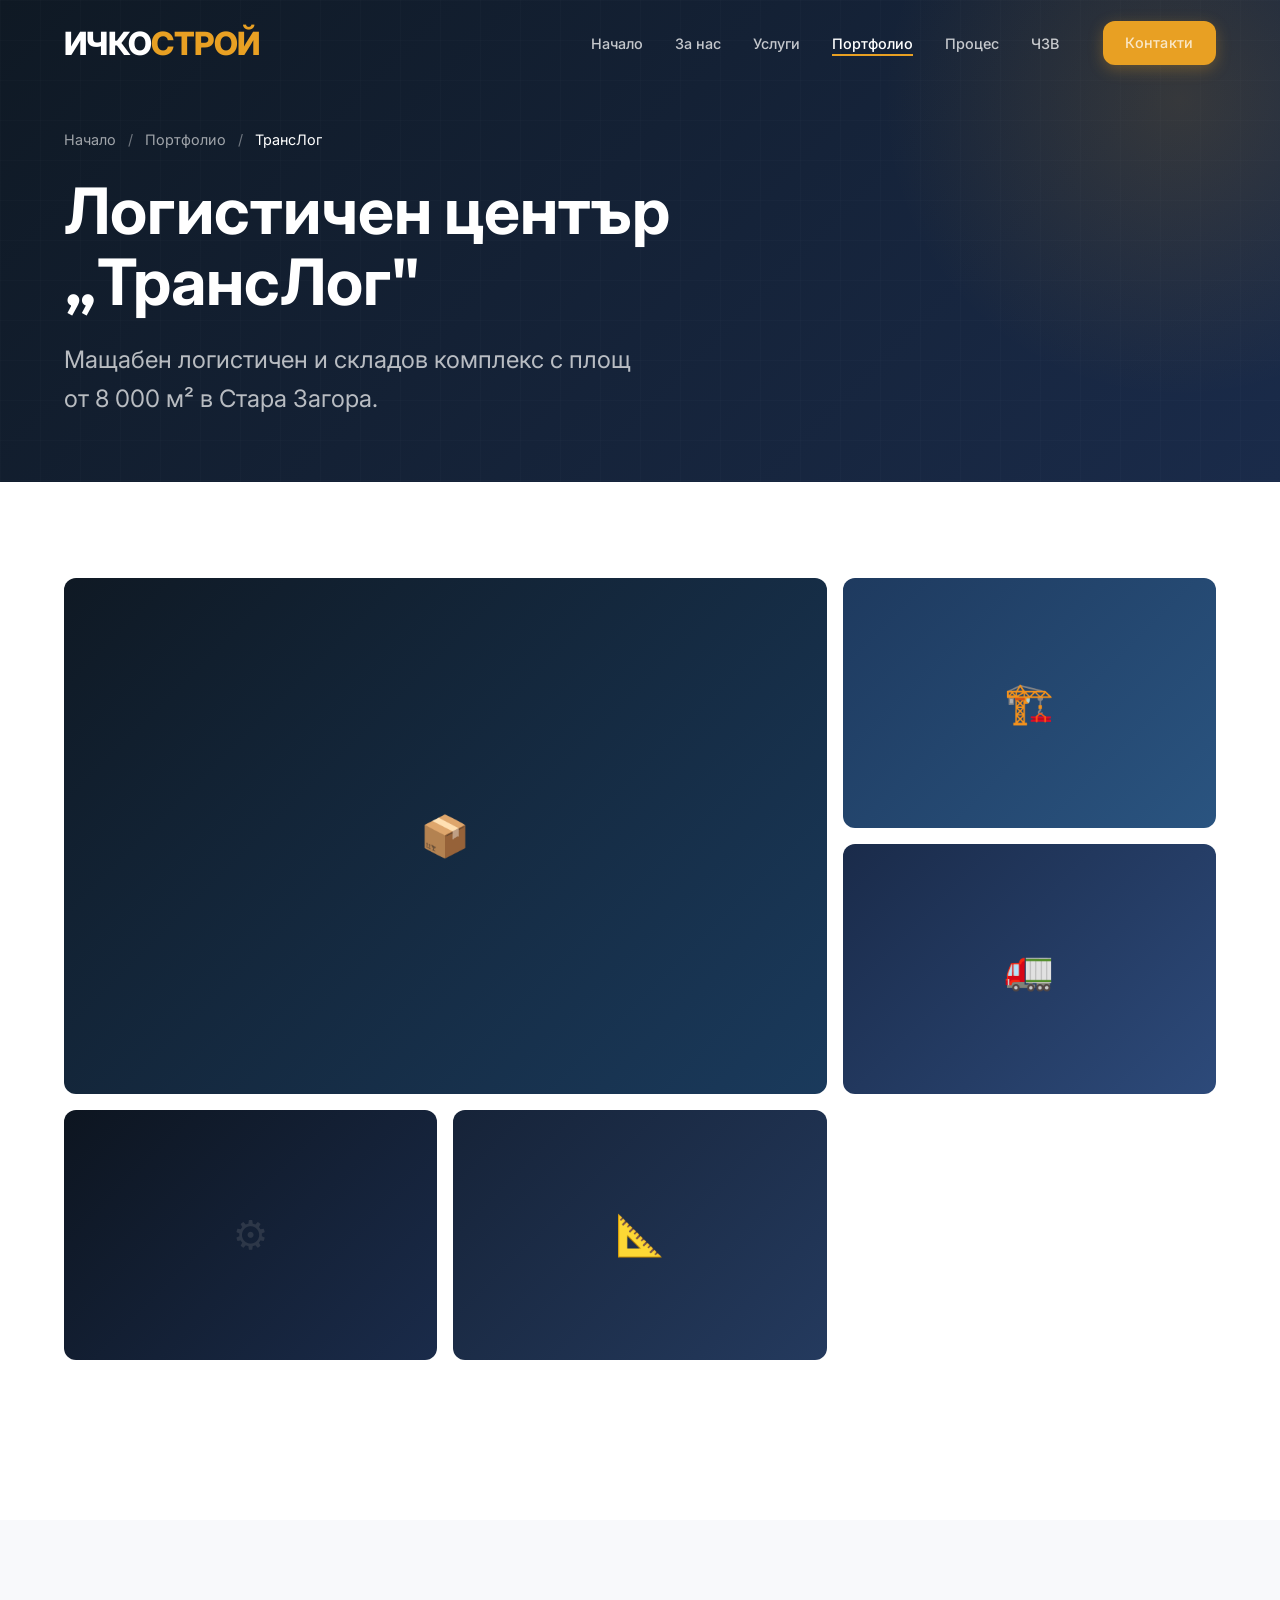
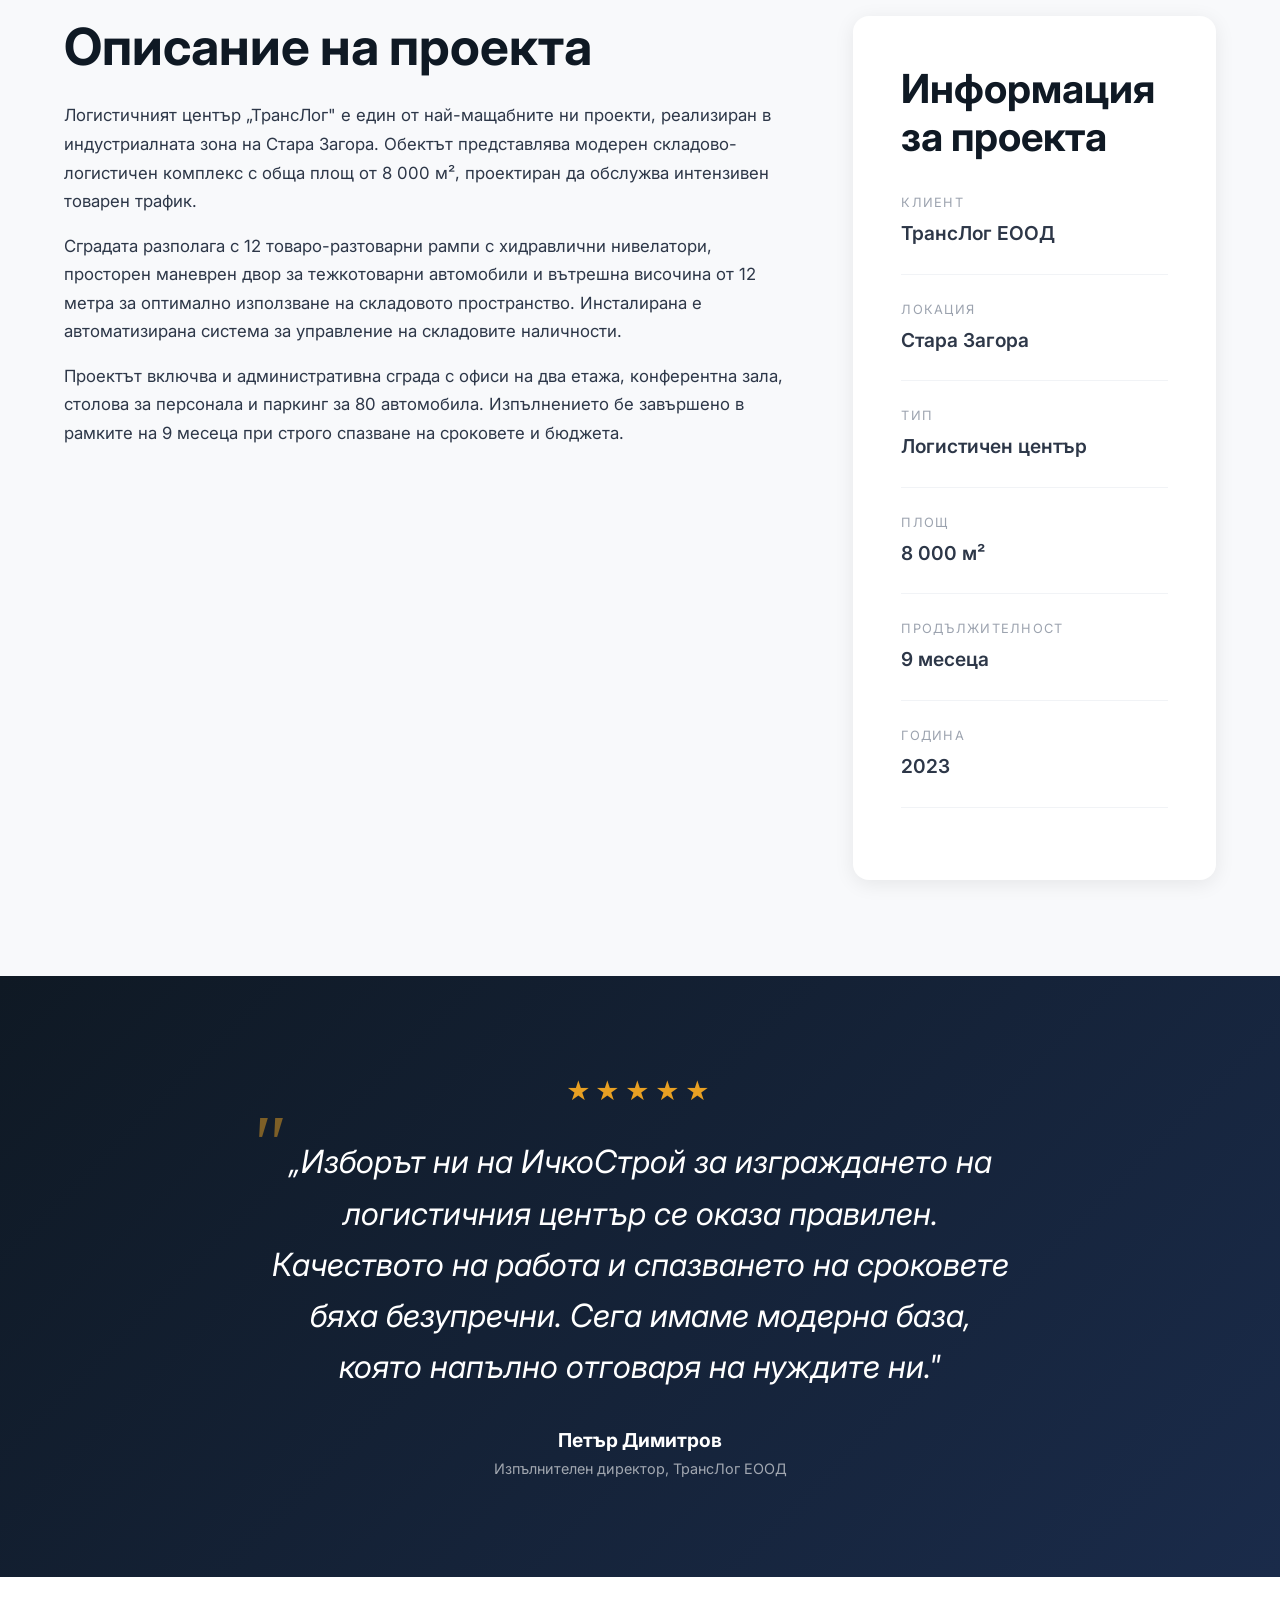
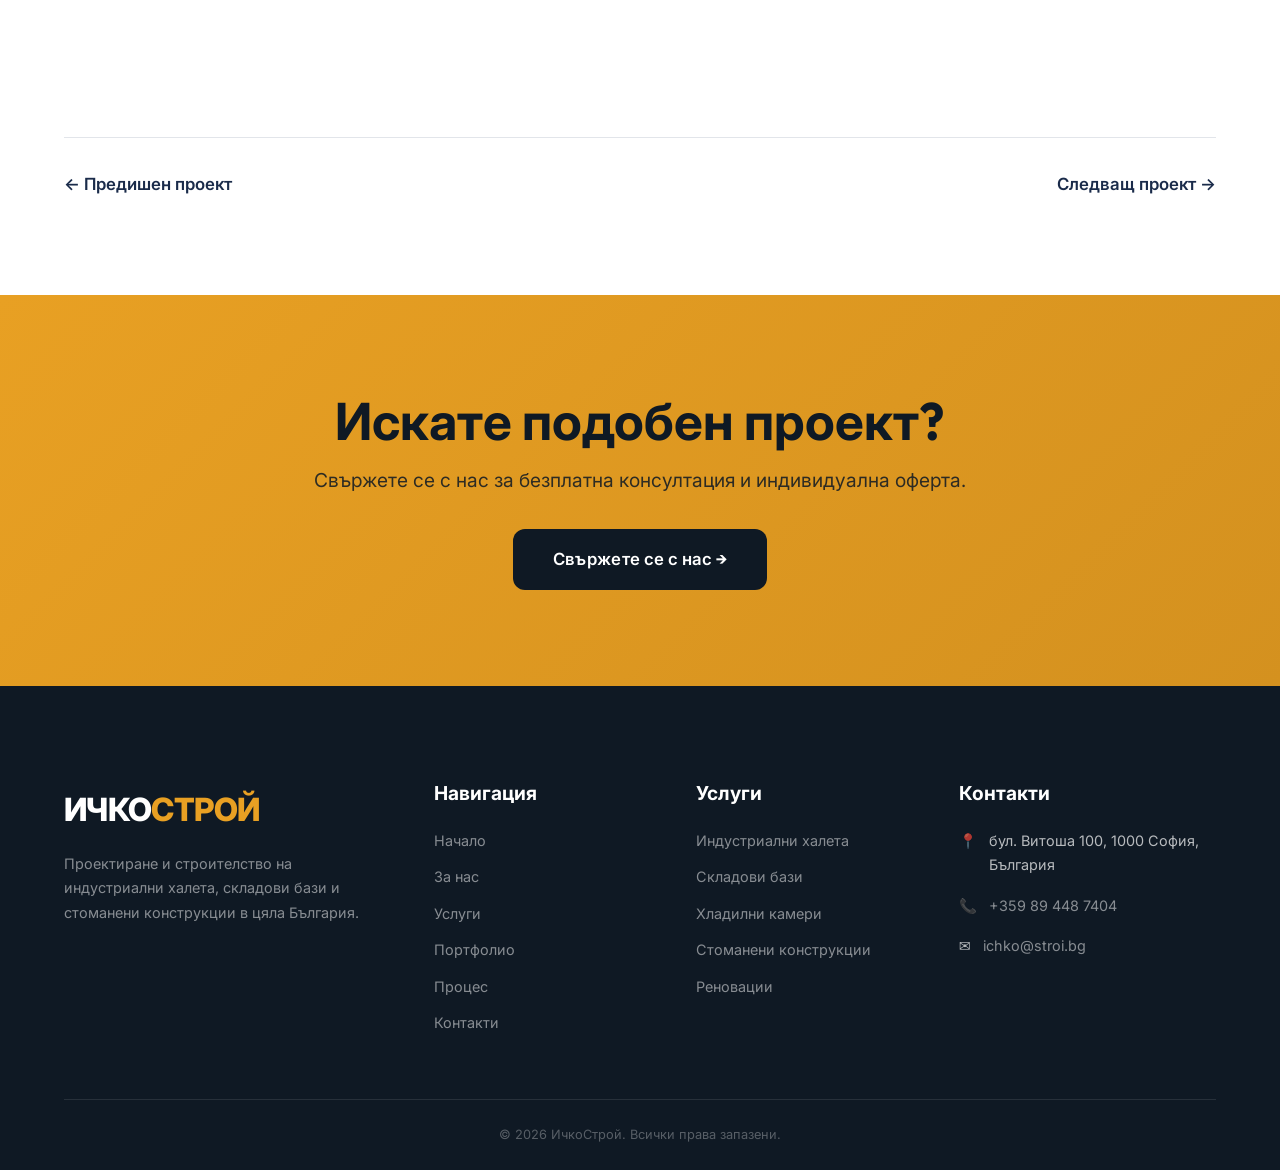
<file: portfolio/project-2.html>
<!DOCTYPE html>
<html lang="bg" dir="ltr">
<head>
  <meta charset="UTF-8">
  <meta name="viewport" content="width=device-width, initial-scale=1.0">
  <title>Логистичен център ТрансЛог | ИчкоСтрой</title>
  <meta name="description" content="Логистичен център „ТрансЛог" — 8 000 м² складова и логистична база в Стара Загора, изградена от ИчкоСтрой през 2023 г.">
  <meta name="keywords" content="логистичен център, ТрансЛог, Стара Загора, складова база, ИчкоСтрой">
  <link rel="canonical" href="https://ichkostroy.pages.dev/portfolio/project-2.html">
  <link rel="alternate" hreflang="bg" href="https://ichkostroy.pages.dev/portfolio/project-2.html">

  <!-- Open Graph -->
  <meta property="og:title" content="Логистичен център ТрансЛог | ИчкоСтрой">
  <meta property="og:description" content="Логистичен център „ТрансЛог" — 8 000 м² складова и логистична база в Стара Загора.">
  <meta property="og:url" content="https://ichkostroy.pages.dev/portfolio/project-2.html">
  <meta property="og:type" content="website">
  <meta property="og:locale" content="bg_BG">

  <!-- Google Fonts -->
  <link rel="preconnect" href="https://fonts.googleapis.com">
  <link rel="preconnect" href="https://fonts.gstatic.com" crossorigin>
  <link href="https://fonts.googleapis.com/css2?family=Inter:wght@400;500;600;700&family=Outfit:wght@600;700;800&display=swap" rel="stylesheet">

  <!-- Styles -->
  <link rel="stylesheet" href="../css/styles.css">

  <!-- JSON-LD BreadcrumbList -->
  <script type="application/ld+json">
  {
    "@context": "https://schema.org",
    "@type": "BreadcrumbList",
    "itemListElement": [
      {
        "@type": "ListItem",
        "position": 1,
        "name": "Начало",
        "item": "https://ichkostroy.pages.dev/"
      },
      {
        "@type": "ListItem",
        "position": 2,
        "name": "Портфолио",
        "item": "https://ichkostroy.pages.dev/portfolio.html"
      },
      {
        "@type": "ListItem",
        "position": 3,
        "name": "ТрансЛог",
        "item": "https://ichkostroy.pages.dev/portfolio/project-2.html"
      }
    ]
  }
  </script>
</head>
<body>

  <!-- Header -->
  <header class="header">
    <div class="container">
      <a href="../index.html" class="logo">ИЧКО<span>СТРОЙ</span></a>
      <nav class="nav">
        <ul class="nav-list">
          <li><a href="../index.html" class="nav-link">Начало</a></li>
          <li><a href="../about.html" class="nav-link">За нас</a></li>
          <li><a href="../services.html" class="nav-link">Услуги</a></li>
          <li><a href="../portfolio.html" class="nav-link nav-link--active">Портфолио</a></li>
          <li><a href="../process.html" class="nav-link">Процес</a></li>
          <li><a href="../faq.html" class="nav-link">ЧЗВ</a></li>
          <li><a href="../contact.html" class="nav-link nav-cta btn btn--primary btn--sm">Контакти</a></li>
        </ul>
      </nav>
      <div class="hamburger" aria-label="Меню" role="button" tabindex="0">
        <span></span>
        <span></span>
        <span></span>
      </div>
    </div>
  </header>
  <div class="mobile-overlay"></div>

  <main class="page-content">

    <!-- Hero -->
    <section class="hero hero--small">
      <div class="hero__bg-pattern"></div>
      <div class="hero__glow"></div>
      <div class="container">
        <div class="hero__content">
          <nav class="hero__breadcrumb" aria-label="Навигация">
            <a href="../index.html">Начало</a>
            <span>/</span>
            <a href="../portfolio.html">Портфолио</a>
            <span>/</span>
            ТрансЛог
          </nav>
          <h1 class="hero__title">Логистичен център „ТрансЛог"</h1>
          <p class="hero__subtitle">Мащабен логистичен и складов комплекс с площ от 8 000 м² в Стара Загора.</p>
        </div>
      </div>
    </section>

    <!-- Project Gallery -->
    <section class="section">
      <div class="container">
        <div class="project-gallery fade-in">
          <div class="project-gallery__item card__image--2">📦</div>
          <div class="project-gallery__item card__image--3">🏗️</div>
          <div class="project-gallery__item card__image--1">🚛</div>
          <div class="project-gallery__item card__image--5">⚙️</div>
          <div class="project-gallery__item card__image--4">📐</div>
        </div>
      </div>
    </section>

    <!-- Project Details -->
    <section class="section section--gray">
      <div class="container">
        <div class="project-details-grid">

          <!-- Description -->
          <div class="fade-in-left">
            <h2 class="section-title">Описание на проекта</h2>
            <p>Логистичният център „ТрансЛог" е един от най-мащабните ни проекти, реализиран в индустриалната зона на Стара Загора. Обектът представлява модерен складово-логистичен комплекс с обща площ от 8 000 м², проектиран да обслужва интензивен товарен трафик.</p>
            <p>Сградата разполага с 12 товаро-разтоварни рампи с хидравлични нивелатори, просторен маневрен двор за тежкотоварни автомобили и вътрешна височина от 12 метра за оптимално използване на складовото пространство. Инсталирана е автоматизирана система за управление на складовите наличности.</p>
            <p>Проектът включва и административна сграда с офиси на два етажа, конферентна зала, столова за персонала и паркинг за 80 автомобила. Изпълнението бе завършено в рамките на 9 месеца при строго спазване на сроковете и бюджета.</p>
          </div>

          <!-- Info Table -->
          <div class="fade-in-right">
            <div style="background: var(--clr-white); border-radius: var(--radius-lg); padding: var(--space-2xl); box-shadow: var(--shadow-card);">
              <h3 style="margin-bottom: var(--space-xl);">Информация за проекта</h3>
              <dl class="project-info-table">
                <dt>Клиент</dt>
                <dd>ТрансЛог ЕООД</dd>
                <dt>Локация</dt>
                <dd>Стара Загора</dd>
                <dt>Тип</dt>
                <dd>Логистичен център</dd>
                <dt>Площ</dt>
                <dd>8 000 м²</dd>
                <dt>Продължителност</dt>
                <dd>9 месеца</dd>
                <dt>Година</dt>
                <dd>2023</dd>
              </dl>
            </div>
          </div>

        </div>
      </div>
    </section>

    <!-- Testimonial -->
    <section class="testimonial">
      <div class="container">
        <div class="testimonial__stars">★★★★★</div>
        <blockquote class="testimonial__quote fade-in">
          „Изборът ни на ИчкоСтрой за изграждането на логистичния център се оказа правилен. Качеството на работа и спазването на сроковете бяха безупречни. Сега имаме модерна база, която напълно отговаря на нуждите ни."
        </blockquote>
        <div class="testimonial__author">
          <div class="testimonial__name">Петър Димитров</div>
          <div class="testimonial__role">Изпълнителен директор, ТрансЛог ЕООД</div>
        </div>
      </div>
    </section>

    <!-- Project Navigation -->
    <section class="section">
      <div class="container">
        <div class="project-nav">
          <a href="project-1.html">← Предишен проект</a>
          <a href="project-3.html">Следващ проект →</a>
        </div>
      </div>
    </section>

    <!-- CTA Banner -->
    <section class="cta-banner">
      <div class="container">
        <h2>Искате подобен проект?</h2>
        <p>Свържете се с нас за безплатна консултация и индивидуална оферта.</p>
        <a href="../contact.html" class="btn btn--dark btn--lg">Свържете се с нас →</a>
      </div>
    </section>

  </main>

  <!-- Footer -->
  <footer class="footer">
    <div class="container">
      <div class="footer__grid">
        <div class="footer__brand">
          <a href="../index.html" class="logo">ИЧКО<span>СТРОЙ</span></a>
          <p>Проектиране и строителство на индустриални халета, складови бази и стоманени конструкции в цяла България.</p>
        </div>
        <div>
          <h4 class="footer__heading">Навигация</h4>
          <div class="footer__links">
            <a href="../index.html">Начало</a>
            <a href="../about.html">За нас</a>
            <a href="../services.html">Услуги</a>
            <a href="../portfolio.html">Портфолио</a>
            <a href="../process.html">Процес</a>
            <a href="../contact.html">Контакти</a>
          </div>
        </div>
        <div>
          <h4 class="footer__heading">Услуги</h4>
          <div class="footer__links">
            <a href="../services.html">Индустриални халета</a>
            <a href="../services.html">Складови бази</a>
            <a href="../services.html">Хладилни камери</a>
            <a href="../services.html">Стоманени конструкции</a>
            <a href="../services.html">Реновации</a>
          </div>
        </div>
        <div>
          <h4 class="footer__heading">Контакти</h4>
          <div class="footer__contact-item">
            <span>📍</span>
            <span>бул. Витоша 100, 1000 София, България</span>
          </div>
          <div class="footer__contact-item">
            <span>📞</span>
            <a href="tel:+359894487404">+359 89 448 7404</a>
          </div>
          <div class="footer__contact-item">
            <span>✉️</span>
            <a href="mailto:ichko@stroi.bg">ichko@stroi.bg</a>
          </div>
        </div>
      </div>
      <div class="footer__bar">
        &copy; 2026 ИчкоСтрой. Всички права запазени.
      </div>
    </div>
  </footer>

  <!-- Back to Top -->
  <button class="back-to-top" aria-label="Нагоре">↑</button>

  <!-- JS -->
  <script src="../js/main.js"></script>
</body>
</html>
</file>
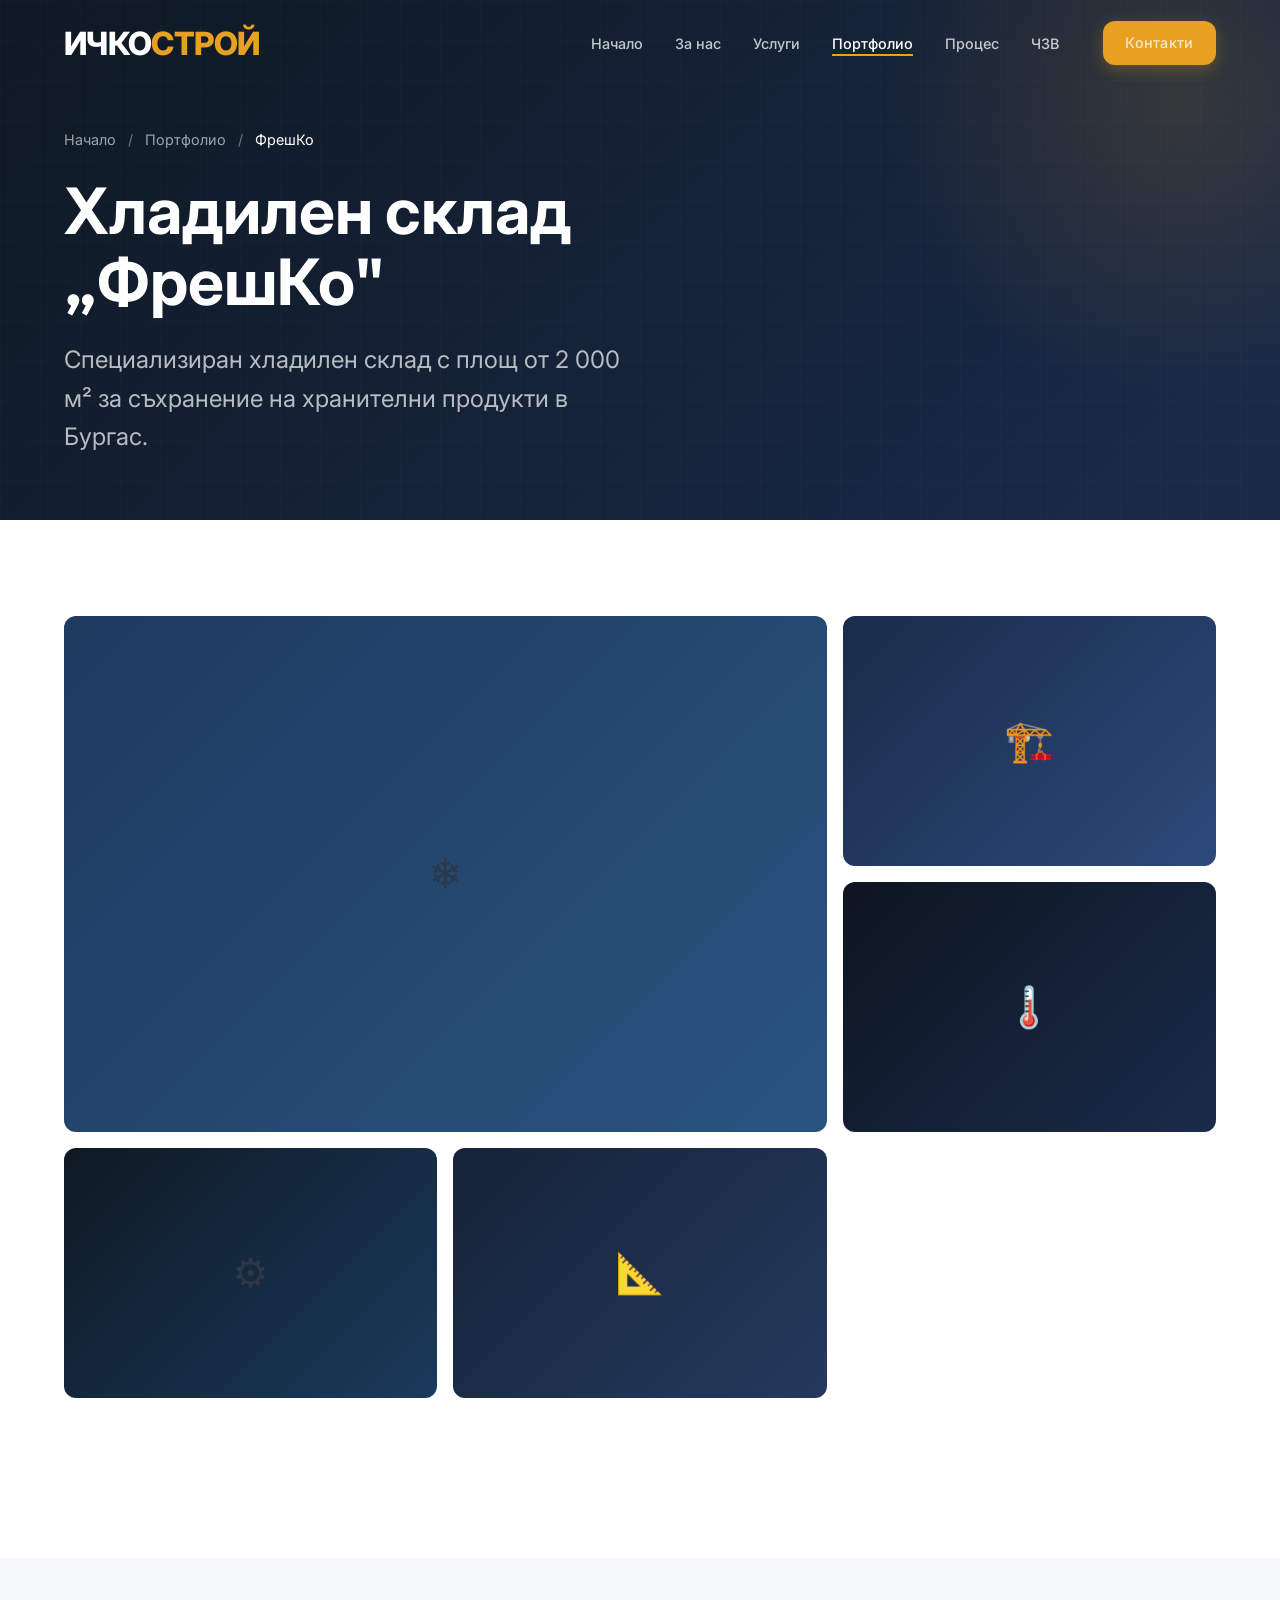
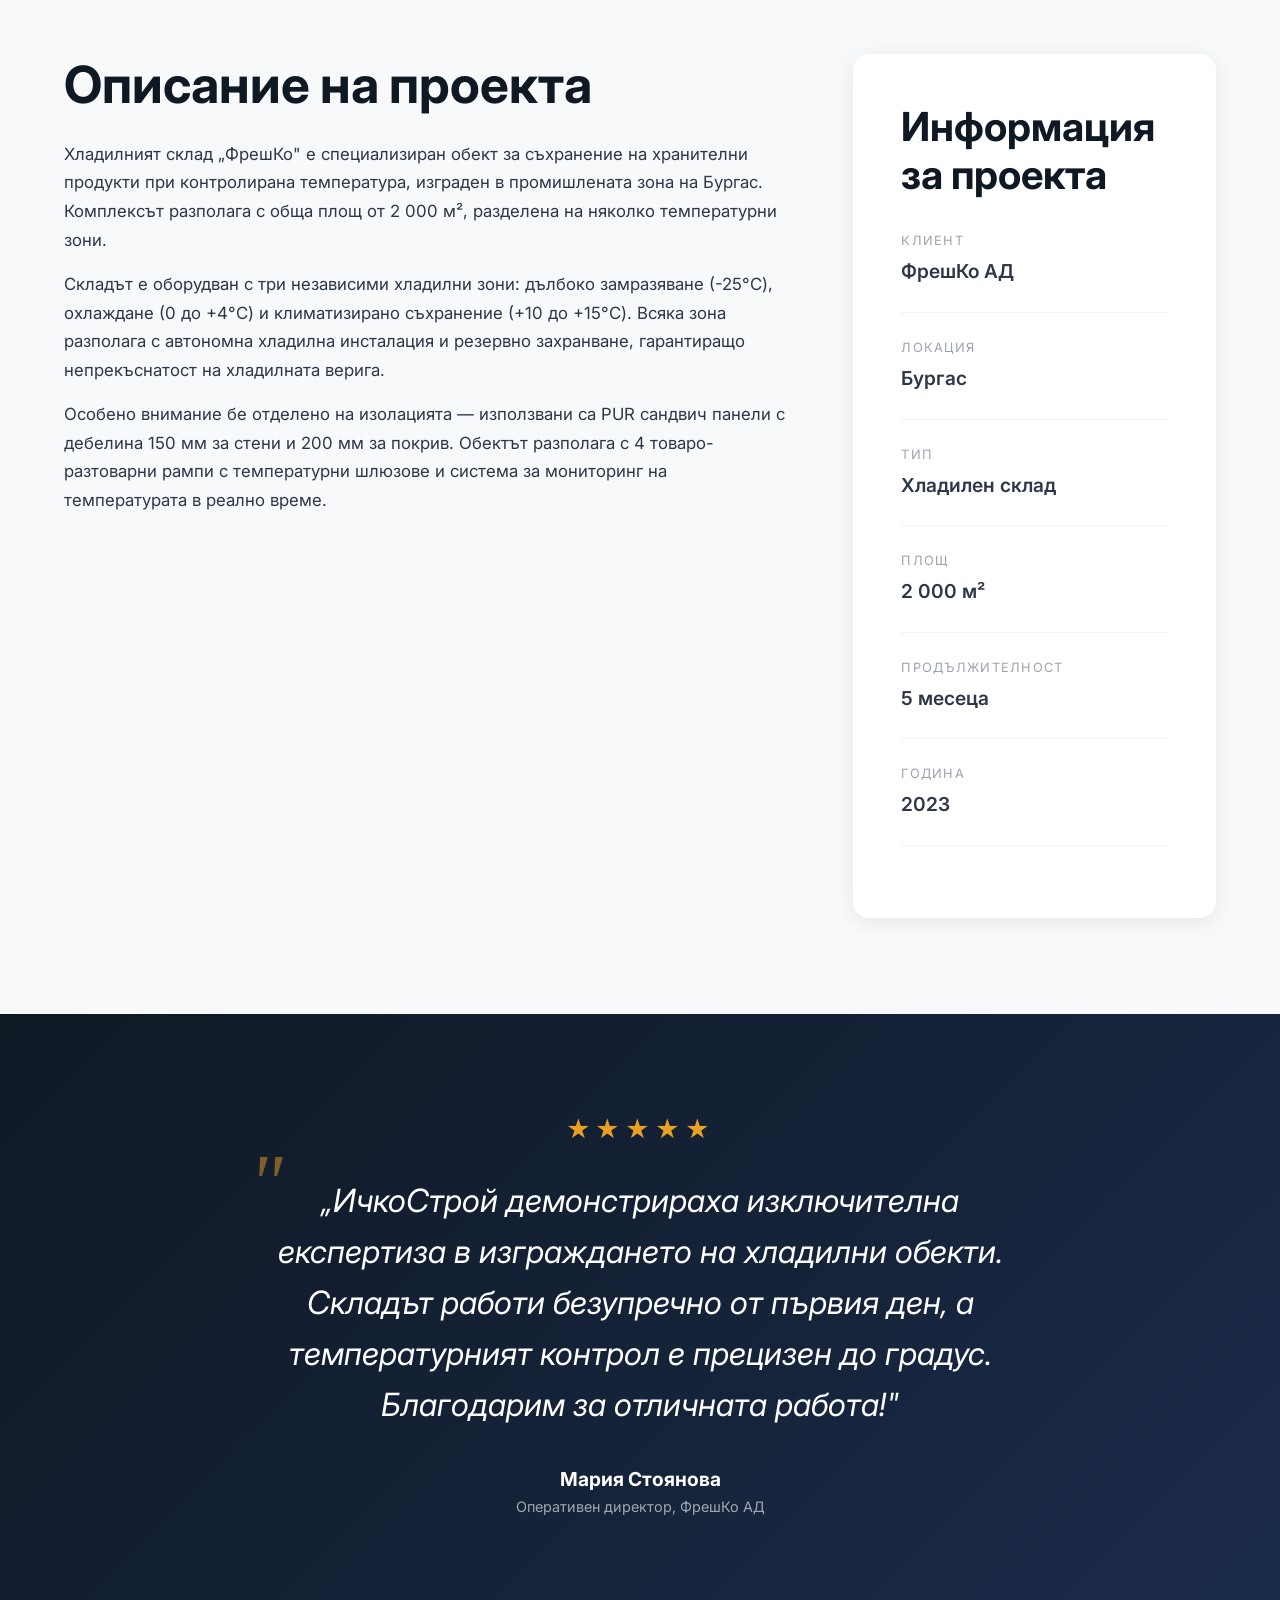
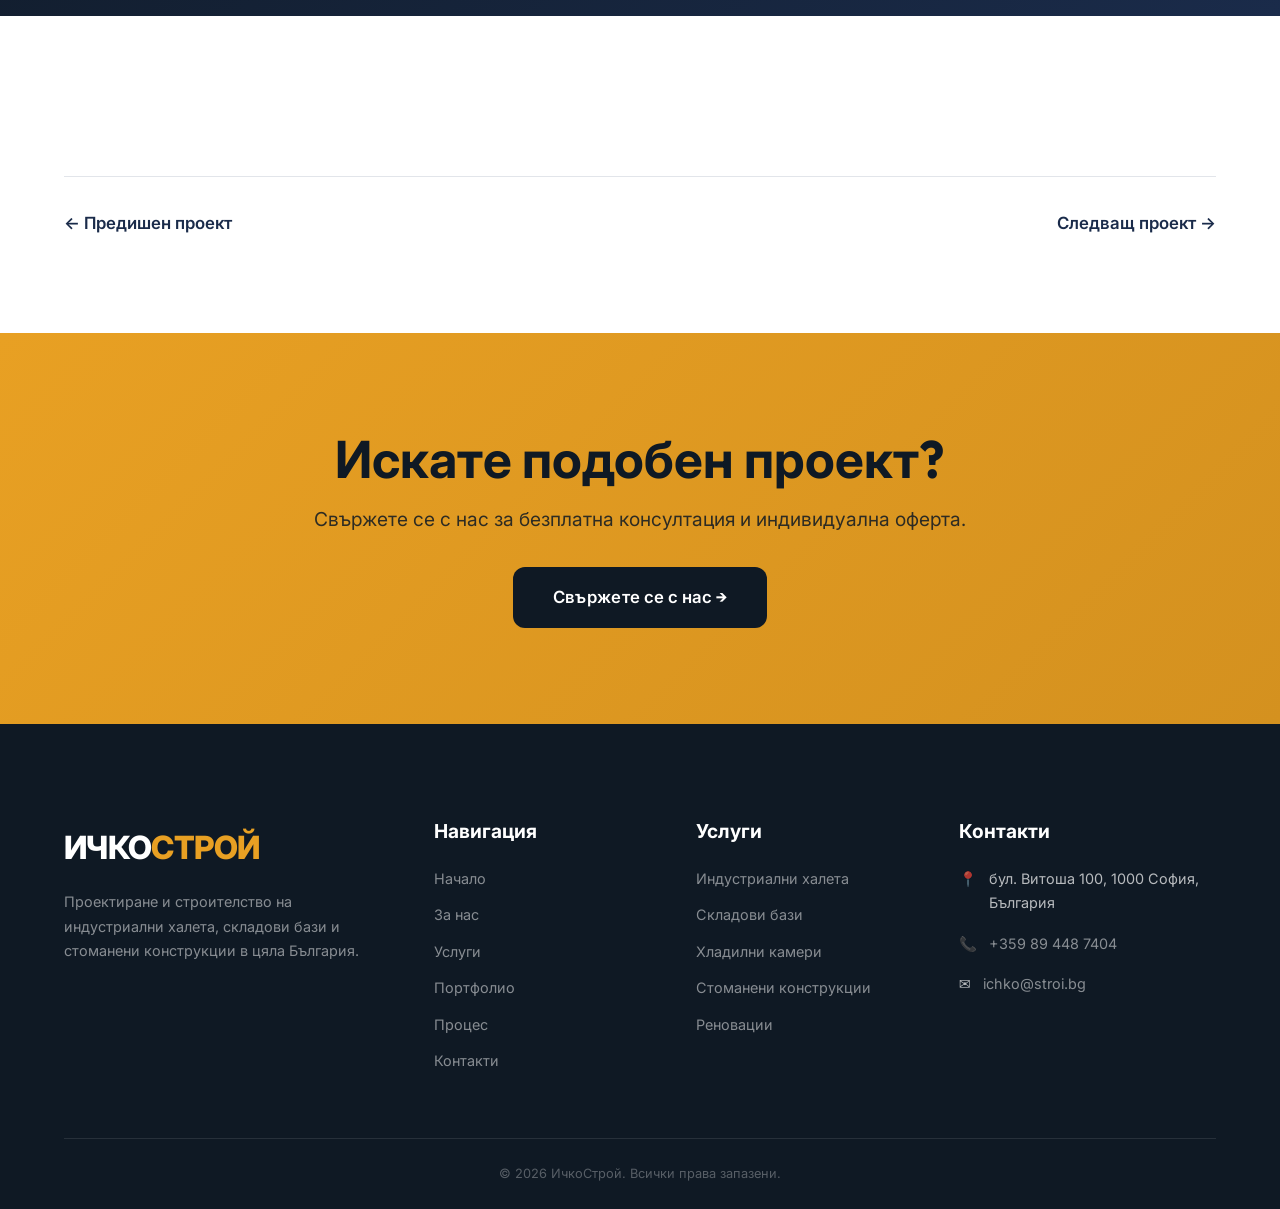
<file: portfolio/project-3.html>
<!DOCTYPE html>
<html lang="bg" dir="ltr">
<head>
  <meta charset="UTF-8">
  <meta name="viewport" content="width=device-width, initial-scale=1.0">
  <title>Хладилен склад ФрешКо | ИчкоСтрой</title>
  <meta name="description" content="Хладилен склад „ФрешКо" — 2 000 м² специализиран хладилен склад в Бургас за съхранение на хранителни продукти, изграден от ИчкоСтрой през 2023 г.">
  <meta name="keywords" content="хладилен склад, ФрешКо, Бургас, хладилна камера, ИчкоСтрой">
  <link rel="canonical" href="https://ichkostroy.pages.dev/portfolio/project-3.html">
  <link rel="alternate" hreflang="bg" href="https://ichkostroy.pages.dev/portfolio/project-3.html">

  <!-- Open Graph -->
  <meta property="og:title" content="Хладилен склад ФрешКо | ИчкоСтрой">
  <meta property="og:description" content="Хладилен склад „ФрешКо" — 2 000 м² специализиран хладилен склад в Бургас за съхранение на хранителни продукти.">
  <meta property="og:url" content="https://ichkostroy.pages.dev/portfolio/project-3.html">
  <meta property="og:type" content="website">
  <meta property="og:locale" content="bg_BG">

  <!-- Google Fonts -->
  <link rel="preconnect" href="https://fonts.googleapis.com">
  <link rel="preconnect" href="https://fonts.gstatic.com" crossorigin>
  <link href="https://fonts.googleapis.com/css2?family=Inter:wght@400;500;600;700&family=Outfit:wght@600;700;800&display=swap" rel="stylesheet">

  <!-- Styles -->
  <link rel="stylesheet" href="../css/styles.css">

  <!-- JSON-LD BreadcrumbList -->
  <script type="application/ld+json">
  {
    "@context": "https://schema.org",
    "@type": "BreadcrumbList",
    "itemListElement": [
      {
        "@type": "ListItem",
        "position": 1,
        "name": "Начало",
        "item": "https://ichkostroy.pages.dev/"
      },
      {
        "@type": "ListItem",
        "position": 2,
        "name": "Портфолио",
        "item": "https://ichkostroy.pages.dev/portfolio.html"
      },
      {
        "@type": "ListItem",
        "position": 3,
        "name": "ФрешКо",
        "item": "https://ichkostroy.pages.dev/portfolio/project-3.html"
      }
    ]
  }
  </script>
</head>
<body>

  <!-- Header -->
  <header class="header">
    <div class="container">
      <a href="../index.html" class="logo">ИЧКО<span>СТРОЙ</span></a>
      <nav class="nav">
        <ul class="nav-list">
          <li><a href="../index.html" class="nav-link">Начало</a></li>
          <li><a href="../about.html" class="nav-link">За нас</a></li>
          <li><a href="../services.html" class="nav-link">Услуги</a></li>
          <li><a href="../portfolio.html" class="nav-link nav-link--active">Портфолио</a></li>
          <li><a href="../process.html" class="nav-link">Процес</a></li>
          <li><a href="../faq.html" class="nav-link">ЧЗВ</a></li>
          <li><a href="../contact.html" class="nav-link nav-cta btn btn--primary btn--sm">Контакти</a></li>
        </ul>
      </nav>
      <div class="hamburger" aria-label="Меню" role="button" tabindex="0">
        <span></span>
        <span></span>
        <span></span>
      </div>
    </div>
  </header>
  <div class="mobile-overlay"></div>

  <main class="page-content">

    <!-- Hero -->
    <section class="hero hero--small">
      <div class="hero__bg-pattern"></div>
      <div class="hero__glow"></div>
      <div class="container">
        <div class="hero__content">
          <nav class="hero__breadcrumb" aria-label="Навигация">
            <a href="../index.html">Начало</a>
            <span>/</span>
            <a href="../portfolio.html">Портфолио</a>
            <span>/</span>
            ФрешКо
          </nav>
          <h1 class="hero__title">Хладилен склад „ФрешКо"</h1>
          <p class="hero__subtitle">Специализиран хладилен склад с площ от 2 000 м² за съхранение на хранителни продукти в Бургас.</p>
        </div>
      </div>
    </section>

    <!-- Project Gallery -->
    <section class="section">
      <div class="container">
        <div class="project-gallery fade-in">
          <div class="project-gallery__item card__image--3">❄️</div>
          <div class="project-gallery__item card__image--1">🏗️</div>
          <div class="project-gallery__item card__image--5">🌡️</div>
          <div class="project-gallery__item card__image--2">⚙️</div>
          <div class="project-gallery__item card__image--4">📐</div>
        </div>
      </div>
    </section>

    <!-- Project Details -->
    <section class="section section--gray">
      <div class="container">
        <div class="project-details-grid">

          <!-- Description -->
          <div class="fade-in-left">
            <h2 class="section-title">Описание на проекта</h2>
            <p>Хладилният склад „ФрешКо" е специализиран обект за съхранение на хранителни продукти при контролирана температура, изграден в промишлената зона на Бургас. Комплексът разполага с обща площ от 2 000 м², разделена на няколко температурни зони.</p>
            <p>Складът е оборудван с три независими хладилни зони: дълбоко замразяване (-25°C), охлаждане (0 до +4°C) и климатизирано съхранение (+10 до +15°C). Всяка зона разполага с автономна хладилна инсталация и резервно захранване, гарантиращо непрекъснатост на хладилната верига.</p>
            <p>Особено внимание бе отделено на изолацията — използвани са PUR сандвич панели с дебелина 150 мм за стени и 200 мм за покрив. Обектът разполага с 4 товаро-разтоварни рампи с температурни шлюзове и система за мониторинг на температурата в реално време.</p>
          </div>

          <!-- Info Table -->
          <div class="fade-in-right">
            <div style="background: var(--clr-white); border-radius: var(--radius-lg); padding: var(--space-2xl); box-shadow: var(--shadow-card);">
              <h3 style="margin-bottom: var(--space-xl);">Информация за проекта</h3>
              <dl class="project-info-table">
                <dt>Клиент</dt>
                <dd>ФрешКо АД</dd>
                <dt>Локация</dt>
                <dd>Бургас</dd>
                <dt>Тип</dt>
                <dd>Хладилен склад</dd>
                <dt>Площ</dt>
                <dd>2 000 м²</dd>
                <dt>Продължителност</dt>
                <dd>5 месеца</dd>
                <dt>Година</dt>
                <dd>2023</dd>
              </dl>
            </div>
          </div>

        </div>
      </div>
    </section>

    <!-- Testimonial -->
    <section class="testimonial">
      <div class="container">
        <div class="testimonial__stars">★★★★★</div>
        <blockquote class="testimonial__quote fade-in">
          „ИчкоСтрой демонстрираха изключителна експертиза в изграждането на хладилни обекти. Складът работи безупречно от първия ден, а температурният контрол е прецизен до градус. Благодарим за отличната работа!"
        </blockquote>
        <div class="testimonial__author">
          <div class="testimonial__name">Мария Стоянова</div>
          <div class="testimonial__role">Оперативен директор, ФрешКо АД</div>
        </div>
      </div>
    </section>

    <!-- Project Navigation -->
    <section class="section">
      <div class="container">
        <div class="project-nav">
          <a href="project-2.html">← Предишен проект</a>
          <a href="project-1.html">Следващ проект →</a>
        </div>
      </div>
    </section>

    <!-- CTA Banner -->
    <section class="cta-banner">
      <div class="container">
        <h2>Искате подобен проект?</h2>
        <p>Свържете се с нас за безплатна консултация и индивидуална оферта.</p>
        <a href="../contact.html" class="btn btn--dark btn--lg">Свържете се с нас →</a>
      </div>
    </section>

  </main>

  <!-- Footer -->
  <footer class="footer">
    <div class="container">
      <div class="footer__grid">
        <div class="footer__brand">
          <a href="../index.html" class="logo">ИЧКО<span>СТРОЙ</span></a>
          <p>Проектиране и строителство на индустриални халета, складови бази и стоманени конструкции в цяла България.</p>
        </div>
        <div>
          <h4 class="footer__heading">Навигация</h4>
          <div class="footer__links">
            <a href="../index.html">Начало</a>
            <a href="../about.html">За нас</a>
            <a href="../services.html">Услуги</a>
            <a href="../portfolio.html">Портфолио</a>
            <a href="../process.html">Процес</a>
            <a href="../contact.html">Контакти</a>
          </div>
        </div>
        <div>
          <h4 class="footer__heading">Услуги</h4>
          <div class="footer__links">
            <a href="../services.html">Индустриални халета</a>
            <a href="../services.html">Складови бази</a>
            <a href="../services.html">Хладилни камери</a>
            <a href="../services.html">Стоманени конструкции</a>
            <a href="../services.html">Реновации</a>
          </div>
        </div>
        <div>
          <h4 class="footer__heading">Контакти</h4>
          <div class="footer__contact-item">
            <span>📍</span>
            <span>бул. Витоша 100, 1000 София, България</span>
          </div>
          <div class="footer__contact-item">
            <span>📞</span>
            <a href="tel:+359894487404">+359 89 448 7404</a>
          </div>
          <div class="footer__contact-item">
            <span>✉️</span>
            <a href="mailto:ichko@stroi.bg">ichko@stroi.bg</a>
          </div>
        </div>
      </div>
      <div class="footer__bar">
        &copy; 2026 ИчкоСтрой. Всички права запазени.
      </div>
    </div>
  </footer>

  <!-- Back to Top -->
  <button class="back-to-top" aria-label="Нагоре">↑</button>

  <!-- JS -->
  <script src="../js/main.js"></script>
</body>
</html>
</file>
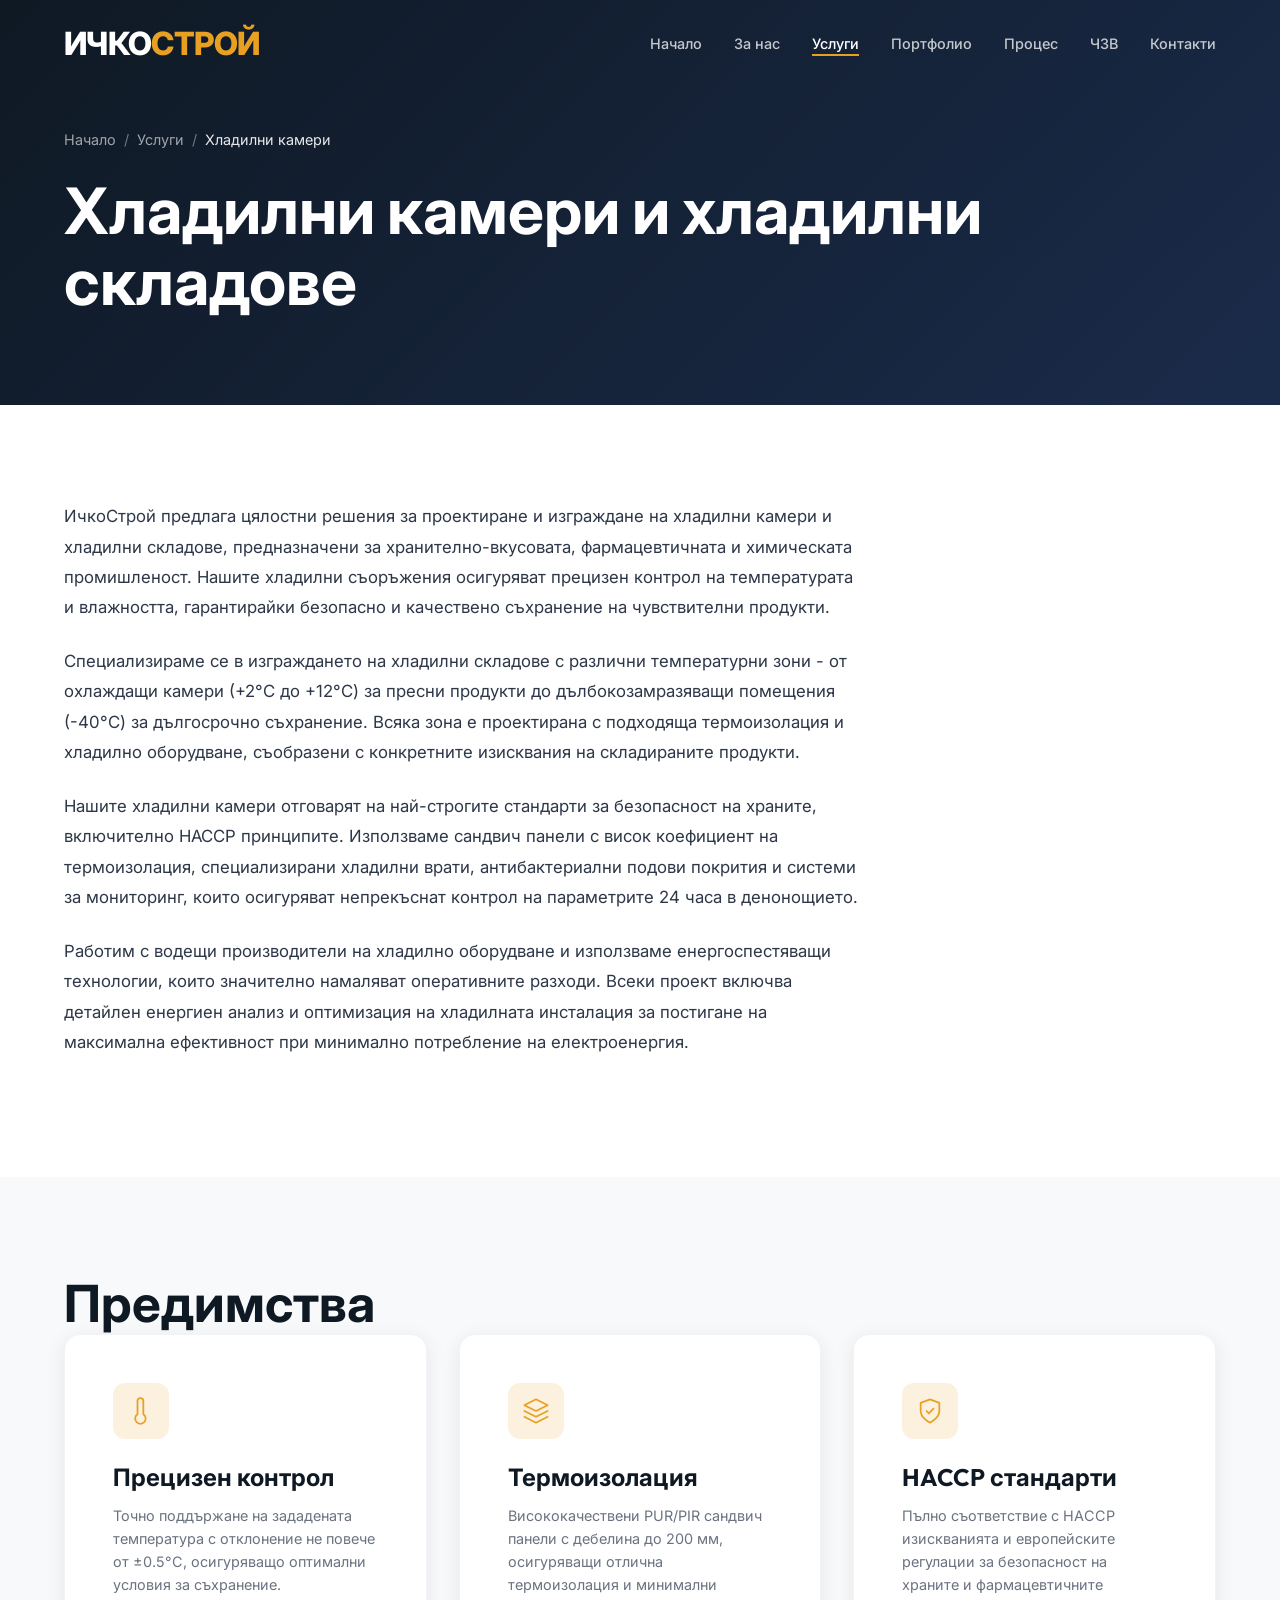
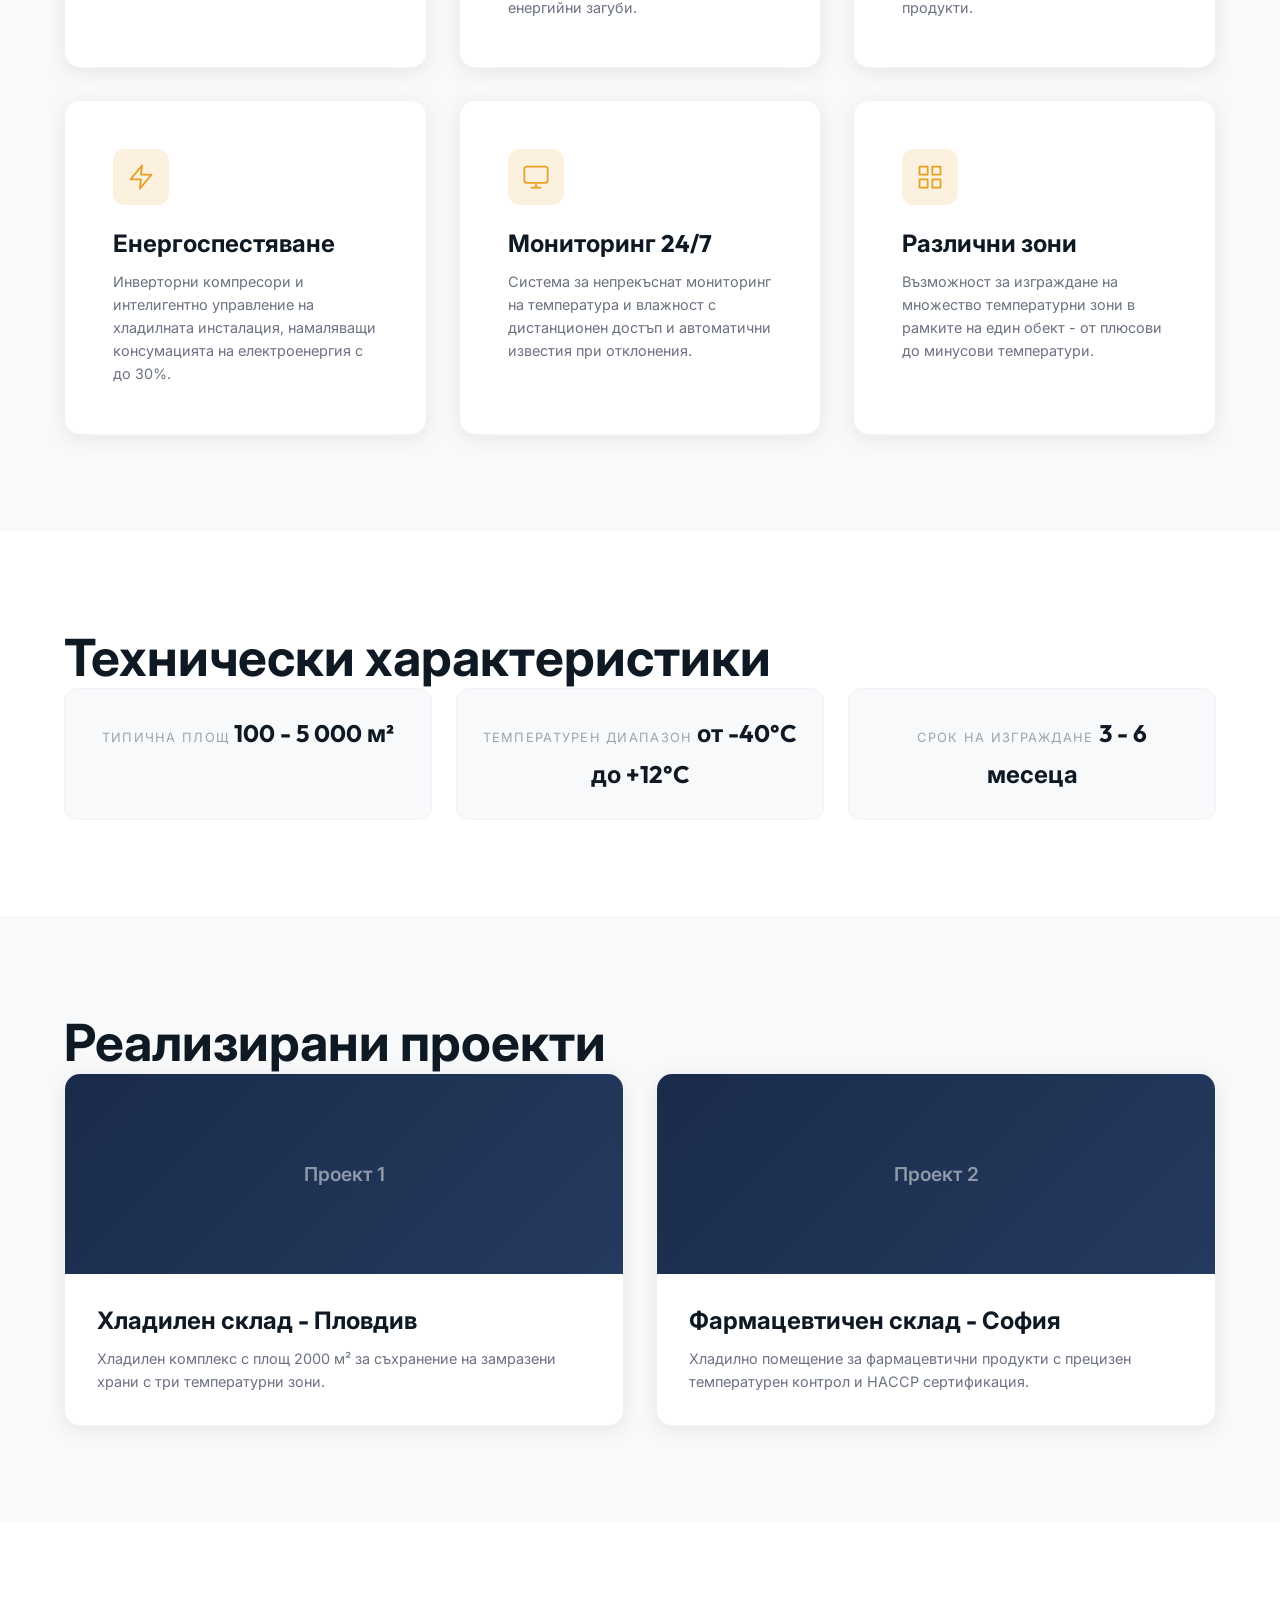
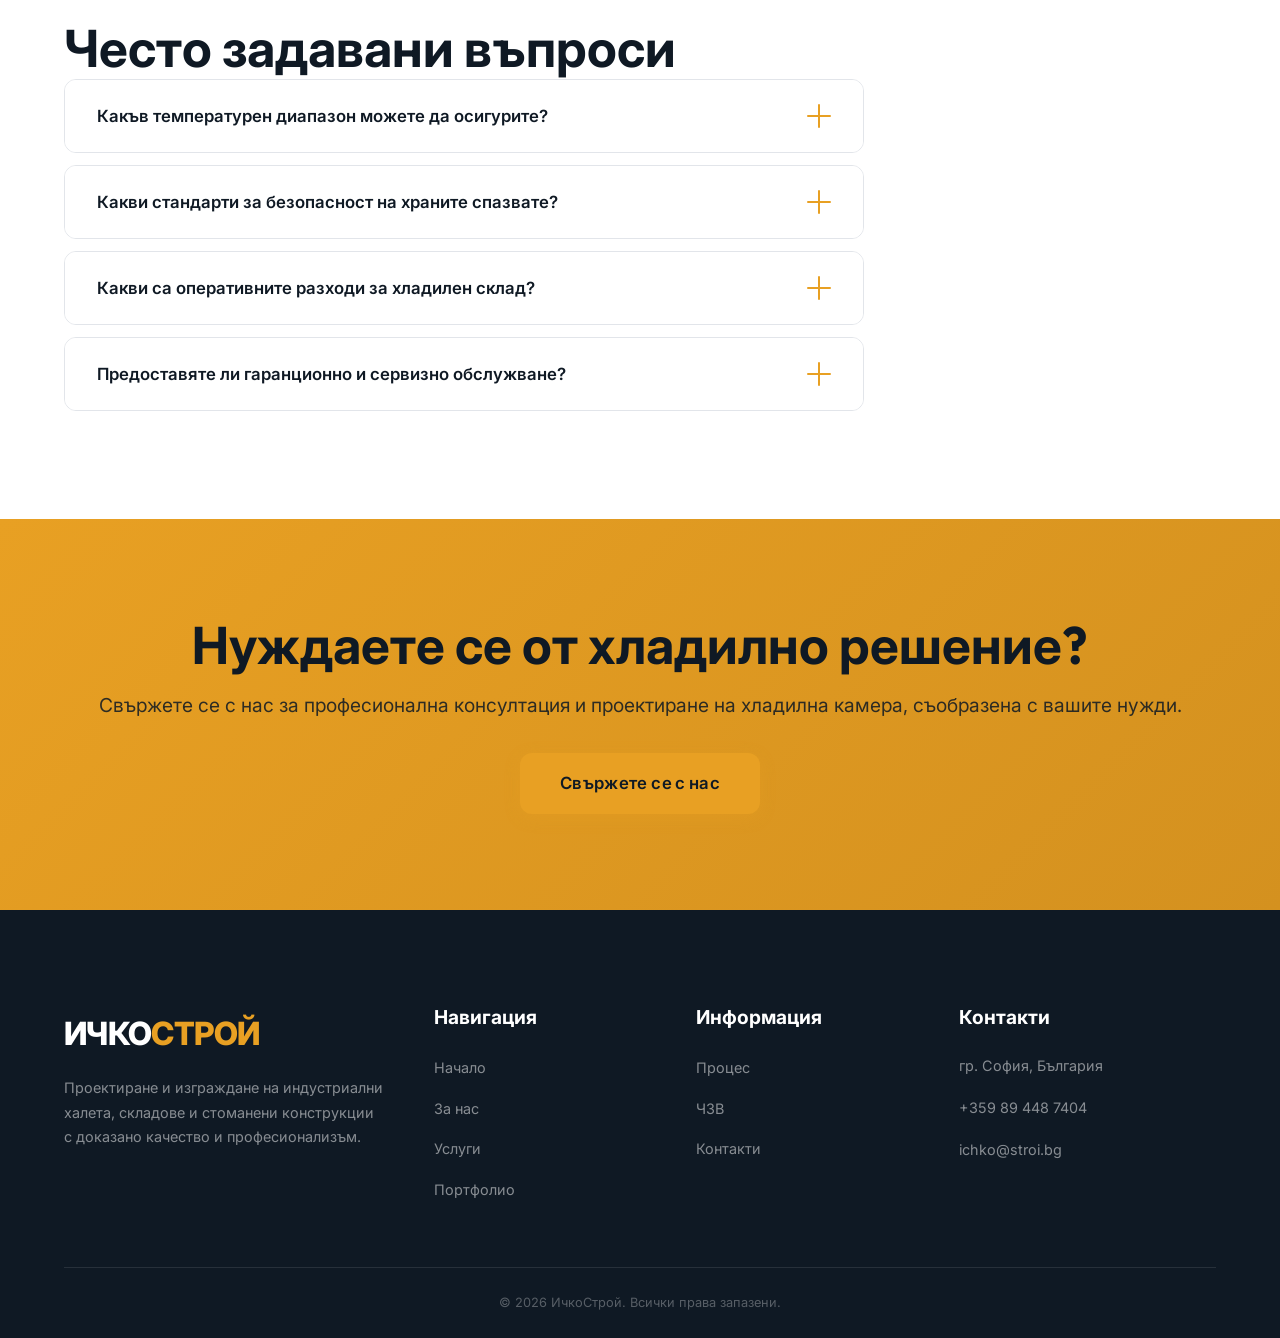
<file: services/cold-storage.html>
<!DOCTYPE html>
<html lang="bg" dir="ltr">
<head>
    <meta charset="UTF-8">
    <meta name="viewport" content="width=device-width, initial-scale=1.0">
    <meta http-equiv="X-UA-Compatible" content="IE=edge">
    <title>Хладилни камери | ИчкоСтрой</title>
    <meta name="description" content="Проектиране и изграждане на хладилни камери и хладилни складове за хранително-вкусова и фармацевтична промишленост. Температурен режим от -40°C до +12°C.">
    <meta name="keywords" content="хладилни камери, хладилни складове, хладилно съхранение, HACCP, хранителна промишленост, ИчкоСтрой">
    <meta name="robots" content="index, follow">
    <link rel="canonical" href="https://ichkostroy.pages.dev/services/cold-storage.html">
    <link rel="alternate" hreflang="bg" href="https://ichkostroy.pages.dev/services/cold-storage.html">
    <link rel="preconnect" href="https://fonts.googleapis.com">
    <link rel="preconnect" href="https://fonts.gstatic.com" crossorigin>
    <link href="https://fonts.googleapis.com/css2?family=Inter:wght@300;400;500;600;700&family=Outfit:wght@400;500;600;700;800&display=swap" rel="stylesheet">
    <link rel="stylesheet" href="../css/styles.css">
    <script type="application/ld+json">
    {
        "@context": "https://schema.org",
        "@type": "BreadcrumbList",
        "itemListElement": [
            {
                "@type": "ListItem",
                "position": 1,
                "name": "Начало",
                "item": "https://ichkostroy.pages.dev/"
            },
            {
                "@type": "ListItem",
                "position": 2,
                "name": "Услуги",
                "item": "https://ichkostroy.pages.dev/services.html"
            },
            {
                "@type": "ListItem",
                "position": 3,
                "name": "Хладилни камери",
                "item": "https://ichkostroy.pages.dev/services/cold-storage.html"
            }
        ]
    }
    </script>
</head>
<body>
    <!-- Header -->
    <header class="header" id="header">
        <div class="container">
            <a href="../index.html" class="header__logo">
                ИЧКО<span>СТРОЙ</span>
            </a>
            <nav class="header__nav" id="nav">
                <ul class="header__nav-list">
                    <li><a href="../index.html" class="nav-link">Начало</a></li>
                    <li><a href="../about.html" class="nav-link">За нас</a></li>
                    <li><a href="../services.html" class="nav-link nav-link--active">Услуги</a></li>
                    <li><a href="../portfolio.html" class="nav-link">Портфолио</a></li>
                    <li><a href="../process.html" class="nav-link">Процес</a></li>
                    <li><a href="../faq.html" class="nav-link">ЧЗВ</a></li>
                    <li><a href="../contact.html" class="nav-link">Контакти</a></li>
                </ul>
            </nav>
            <button class="header__burger" id="burger" aria-label="Отвори менюто">
                <span></span>
                <span></span>
                <span></span>
            </button>
        </div>
    </header>

    <!-- Mobile Overlay -->
    <div class="mobile-overlay" id="mobileOverlay">
        <nav class="mobile-overlay__nav">
            <ul class="mobile-overlay__list">
                <li><a href="../index.html" class="mobile-overlay__link">Начало</a></li>
                <li><a href="../about.html" class="mobile-overlay__link">За нас</a></li>
                <li><a href="../services.html" class="mobile-overlay__link mobile-overlay__link--active">Услуги</a></li>
                <li><a href="../portfolio.html" class="mobile-overlay__link">Портфолио</a></li>
                <li><a href="../process.html" class="mobile-overlay__link">Процес</a></li>
                <li><a href="../faq.html" class="mobile-overlay__link">ЧЗВ</a></li>
                <li><a href="../contact.html" class="mobile-overlay__link">Контакти</a></li>
            </ul>
        </nav>
    </div>

    <main>
        <!-- Hero -->
        <section class="hero hero--small">
            <div class="container">
                <nav class="breadcrumb" aria-label="Навигация">
                    <ol class="breadcrumb__list">
                        <li class="breadcrumb__item"><a href="../index.html" class="breadcrumb__link">Начало</a></li>
                        <li class="breadcrumb__item"><a href="../services.html" class="breadcrumb__link">Услуги</a></li>
                        <li class="breadcrumb__item breadcrumb__item--active" aria-current="page">Хладилни камери</li>
                    </ol>
                </nav>
                <h1 class="hero__title fade-in">Хладилни камери и хладилни складове</h1>
            </div>
        </section>

        <!-- Description -->
        <section class="section" id="description">
            <div class="container">
                <div class="content fade-in">
                    <p>ИчкоСтрой предлага цялостни решения за проектиране и изграждане на хладилни камери и хладилни складове, предназначени за хранително-вкусовата, фармацевтичната и химическата промишленост. Нашите хладилни съоръжения осигуряват прецизен контрол на температурата и влажността, гарантирайки безопасно и качествено съхранение на чувствителни продукти.</p>

                    <p>Специализираме се в изграждането на хладилни складове с различни температурни зони - от охлаждащи камери (+2&deg;C до +12&deg;C) за пресни продукти до дълбокозамразяващи помещения (-40&deg;C) за дългосрочно съхранение. Всяка зона е проектирана с подходяща термоизолация и хладилно оборудване, съобразени с конкретните изисквания на складираните продукти.</p>

                    <p>Нашите хладилни камери отговарят на най-строгите стандарти за безопасност на храните, включително HACCP принципите. Използваме сандвич панели с висок коефициент на термоизолация, специализирани хладилни врати, антибактериални подови покрития и системи за мониторинг, които осигуряват непрекъснат контрол на параметрите 24 часа в денонощието.</p>

                    <p>Работим с водещи производители на хладилно оборудване и използваме енергоспестяващи технологии, които значително намаляват оперативните разходи. Всеки проект включва детайлен енергиен анализ и оптимизация на хладилната инсталация за постигане на максимална ефективност при минимално потребление на електроенергия.</p>
                </div>
            </div>
        </section>

        <!-- Benefits -->
        <section class="section section--gray" id="benefits">
            <div class="container">
                <h2 class="section__title fade-in">Предимства</h2>
                <div class="benefits-grid">
                    <div class="benefit-card fade-in">
                        <div class="benefit-card__icon">
                            <svg xmlns="http://www.w3.org/2000/svg" width="48" height="48" viewBox="0 0 24 24" fill="none" stroke="currentColor" stroke-width="1.5" stroke-linecap="round" stroke-linejoin="round"><path d="M14 14.76V3.5a2.5 2.5 0 0 0-5 0v11.26a4.5 4.5 0 1 0 5 0z"/></svg>
                        </div>
                        <h3 class="benefit-card__title">Прецизен контрол</h3>
                        <p class="benefit-card__text">Точно поддържане на зададената температура с отклонение не повече от &plusmn;0.5&deg;C, осигуряващо оптимални условия за съхранение.</p>
                    </div>
                    <div class="benefit-card fade-in">
                        <div class="benefit-card__icon">
                            <svg xmlns="http://www.w3.org/2000/svg" width="48" height="48" viewBox="0 0 24 24" fill="none" stroke="currentColor" stroke-width="1.5" stroke-linecap="round" stroke-linejoin="round"><polygon points="12 2 2 7 12 12 22 7 12 2"/><polyline points="2 17 12 22 22 17"/><polyline points="2 12 12 17 22 12"/></svg>
                        </div>
                        <h3 class="benefit-card__title">Термоизолация</h3>
                        <p class="benefit-card__text">Висококачествени PUR/PIR сандвич панели с дебелина до 200 мм, осигуряващи отлична термоизолация и минимални енергийни загуби.</p>
                    </div>
                    <div class="benefit-card fade-in">
                        <div class="benefit-card__icon">
                            <svg xmlns="http://www.w3.org/2000/svg" width="48" height="48" viewBox="0 0 24 24" fill="none" stroke="currentColor" stroke-width="1.5" stroke-linecap="round" stroke-linejoin="round"><path d="M12 22s8-4 8-10V5l-8-3-8 3v7c0 6 8 10 8 10z"/><path d="M9 12l2 2 4-4"/></svg>
                        </div>
                        <h3 class="benefit-card__title">HACCP стандарти</h3>
                        <p class="benefit-card__text">Пълно съответствие с HACCP изискванията и европейските регулации за безопасност на храните и фармацевтичните продукти.</p>
                    </div>
                    <div class="benefit-card fade-in">
                        <div class="benefit-card__icon">
                            <svg xmlns="http://www.w3.org/2000/svg" width="48" height="48" viewBox="0 0 24 24" fill="none" stroke="currentColor" stroke-width="1.5" stroke-linecap="round" stroke-linejoin="round"><path d="M13 2L3 14h9l-1 8 10-12h-9l1-8z"/></svg>
                        </div>
                        <h3 class="benefit-card__title">Енергоспестяване</h3>
                        <p class="benefit-card__text">Инверторни компресори и интелигентно управление на хладилната инсталация, намаляващи консумацията на електроенергия с до 30%.</p>
                    </div>
                    <div class="benefit-card fade-in">
                        <div class="benefit-card__icon">
                            <svg xmlns="http://www.w3.org/2000/svg" width="48" height="48" viewBox="0 0 24 24" fill="none" stroke="currentColor" stroke-width="1.5" stroke-linecap="round" stroke-linejoin="round"><rect x="2" y="3" width="20" height="14" rx="2" ry="2"/><line x1="8" y1="21" x2="16" y2="21"/><line x1="12" y1="17" x2="12" y2="21"/></svg>
                        </div>
                        <h3 class="benefit-card__title">Мониторинг 24/7</h3>
                        <p class="benefit-card__text">Система за непрекъснат мониторинг на температура и влажност с дистанционен достъп и автоматични известия при отклонения.</p>
                    </div>
                    <div class="benefit-card fade-in">
                        <div class="benefit-card__icon">
                            <svg xmlns="http://www.w3.org/2000/svg" width="48" height="48" viewBox="0 0 24 24" fill="none" stroke="currentColor" stroke-width="1.5" stroke-linecap="round" stroke-linejoin="round"><rect x="3" y="3" width="7" height="7"/><rect x="14" y="3" width="7" height="7"/><rect x="3" y="14" width="7" height="7"/><rect x="14" y="14" width="7" height="7"/></svg>
                        </div>
                        <h3 class="benefit-card__title">Различни зони</h3>
                        <p class="benefit-card__text">Възможност за изграждане на множество температурни зони в рамките на един обект - от плюсови до минусови температури.</p>
                    </div>
                </div>
            </div>
        </section>

        <!-- Specs -->
        <section class="section" id="specs">
            <div class="container">
                <h2 class="section__title fade-in">Технически характеристики</h2>
                <div class="specs-grid fade-in">
                    <div class="spec-item">
                        <span class="spec-item__label">Типична площ</span>
                        <span class="spec-item__value">100 - 5 000 м&sup2;</span>
                    </div>
                    <div class="spec-item">
                        <span class="spec-item__label">Температурен диапазон</span>
                        <span class="spec-item__value">от -40&deg;C до +12&deg;C</span>
                    </div>
                    <div class="spec-item">
                        <span class="spec-item__label">Срок на изграждане</span>
                        <span class="spec-item__value">3 - 6 месеца</span>
                    </div>
                </div>
            </div>
        </section>

        <!-- Related Projects -->
        <section class="section section--gray" id="projects">
            <div class="container">
                <h2 class="section__title fade-in">Реализирани проекти</h2>
                <div class="projects-grid">
                    <a href="../portfolio/project-1.html" class="project-card fade-in">
                        <div class="project-card__image">
                            <div class="project-card__placeholder">Проект 1</div>
                        </div>
                        <div class="project-card__content">
                            <h3 class="project-card__title">Хладилен склад - Пловдив</h3>
                            <p class="project-card__text">Хладилен комплекс с площ 2000 м&sup2; за съхранение на замразени храни с три температурни зони.</p>
                        </div>
                    </a>
                    <a href="../portfolio/project-2.html" class="project-card fade-in">
                        <div class="project-card__image">
                            <div class="project-card__placeholder">Проект 2</div>
                        </div>
                        <div class="project-card__content">
                            <h3 class="project-card__title">Фармацевтичен склад - София</h3>
                            <p class="project-card__text">Хладилно помещение за фармацевтични продукти с прецизен температурен контрол и HACCP сертификация.</p>
                        </div>
                    </a>
                </div>
            </div>
        </section>

        <!-- FAQ -->
        <section class="section" id="faq">
            <div class="container">
                <h2 class="section__title fade-in">Често задавани въпроси</h2>
                <div class="accordion fade-in">
                    <div class="accordion__item">
                        <button class="accordion__header" aria-expanded="false">
                            <span class="accordion__title">Какъв температурен диапазон можете да осигурите?</span>
                            <span class="accordion__icon"></span>
                        </button>
                        <div class="accordion__body">
                            <p>Нашите хладилни камери могат да поддържат температура в диапазона от -40&deg;C до +12&deg;C. Предлагаме както охлаждащи камери за пресни продукти, така и дълбокозамразяващи помещения. Възможно е комбинирането на различни температурни зони в рамките на един обект.</p>
                        </div>
                    </div>
                    <div class="accordion__item">
                        <button class="accordion__header" aria-expanded="false">
                            <span class="accordion__title">Какви стандарти за безопасност на храните спазвате?</span>
                            <span class="accordion__icon"></span>
                        </button>
                        <div class="accordion__body">
                            <p>Всички наши хладилни съоръжения са проектирани и изградени в съответствие с HACCP принципите и европейските регулации за безопасност на храните. Използваме хигиенични материали, антибактериални покрития и осигуряваме пълна проследяемост на температурните условия.</p>
                        </div>
                    </div>
                    <div class="accordion__item">
                        <button class="accordion__header" aria-expanded="false">
                            <span class="accordion__title">Какви са оперативните разходи за хладилен склад?</span>
                            <span class="accordion__icon"></span>
                        </button>
                        <div class="accordion__body">
                            <p>Оперативните разходи зависят от размера на хладилното помещение, зададената температура и климатичните условия. Благодарение на висококачествената изолация и енергоефективното оборудване, което използваме, разходите за електроенергия са с до 30% по-ниски в сравнение с конвенционалните решения.</p>
                        </div>
                    </div>
                    <div class="accordion__item">
                        <button class="accordion__header" aria-expanded="false">
                            <span class="accordion__title">Предоставяте ли гаранционно и сервизно обслужване?</span>
                            <span class="accordion__icon"></span>
                        </button>
                        <div class="accordion__body">
                            <p>Да, предоставяме пълно гаранционно обслужване за всички компоненти на хладилната инсталация. Освен това предлагаме абонаментни планове за сервизно обслужване, включващи периодична профилактика, контрол на хладилния агент и проверка на системата за мониторинг. Нашият сервизен екип е на разположение 24/7 при аварийни ситуации.</p>
                        </div>
                    </div>
                </div>
            </div>
        </section>

        <!-- CTA -->
        <section class="section section--cta" id="cta">
            <div class="container">
                <div class="cta fade-in">
                    <h2 class="cta__title">Нуждаете се от хладилно решение?</h2>
                    <p class="cta__text">Свържете се с нас за професионална консултация и проектиране на хладилна камера, съобразена с вашите нужди.</p>
                    <a href="../contact.html" class="btn btn--primary btn--lg">Свържете се с нас</a>
                </div>
            </div>
        </section>
    </main>

    <!-- Footer -->
    <footer class="footer">
        <div class="container">
            <div class="footer__grid">
                <div class="footer__col">
                    <a href="../index.html" class="footer__logo">ИЧКО<span>СТРОЙ</span></a>
                    <p class="footer__desc">Проектиране и изграждане на индустриални халета, складове и стоманени конструкции с доказано качество и професионализъм.</p>
                </div>
                <div class="footer__col">
                    <h4 class="footer__title">Навигация</h4>
                    <ul class="footer__list">
                        <li><a href="../index.html" class="footer__link">Начало</a></li>
                        <li><a href="../about.html" class="footer__link">За нас</a></li>
                        <li><a href="../services.html" class="footer__link">Услуги</a></li>
                        <li><a href="../portfolio.html" class="footer__link">Портфолио</a></li>
                    </ul>
                </div>
                <div class="footer__col">
                    <h4 class="footer__title">Информация</h4>
                    <ul class="footer__list">
                        <li><a href="../process.html" class="footer__link">Процес</a></li>
                        <li><a href="../faq.html" class="footer__link">ЧЗВ</a></li>
                        <li><a href="../contact.html" class="footer__link">Контакти</a></li>
                    </ul>
                </div>
                <div class="footer__col">
                    <h4 class="footer__title">Контакти</h4>
                    <address class="footer__address">
                        <p>гр. София, България</p>
                        <p><a href="tel:+359894487404" class="footer__link">+359 89 448 7404</a></p>
                        <p><a href="mailto:ichko@stroi.bg" class="footer__link">ichko@stroi.bg</a></p>
                    </address>
                </div>
            </div>
            <div class="footer__bottom">
                <p class="footer__copy">&copy; 2026 ИчкоСтрой. Всички права запазени.</p>
            </div>
        </div>
    </footer>

    <!-- Back to Top -->
    <button class="back-to-top" id="backToTop" aria-label="Нагоре">
        <svg xmlns="http://www.w3.org/2000/svg" width="24" height="24" viewBox="0 0 24 24" fill="none" stroke="currentColor" stroke-width="2" stroke-linecap="round" stroke-linejoin="round"><polyline points="18 15 12 9 6 15"/></svg>
    </button>

    <script src="../js/main.js"></script>
</body>
</html>
</file>
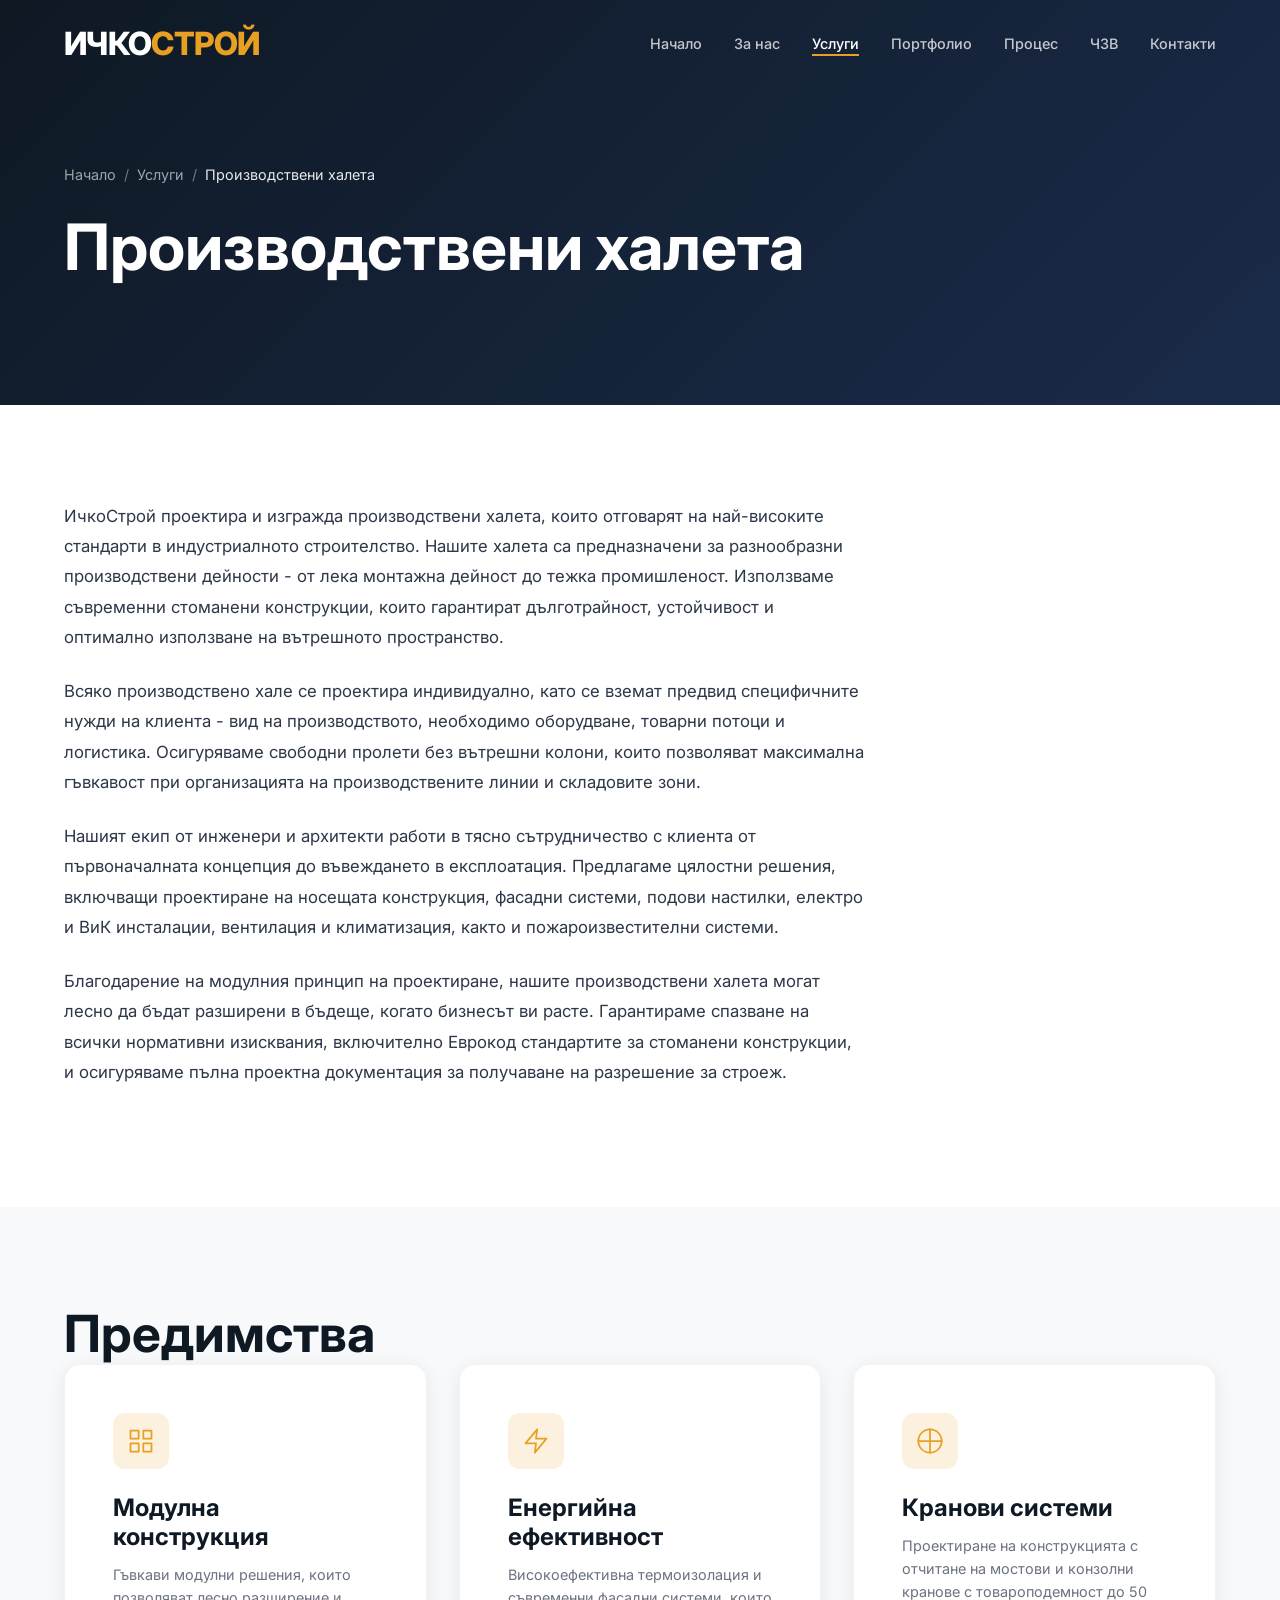
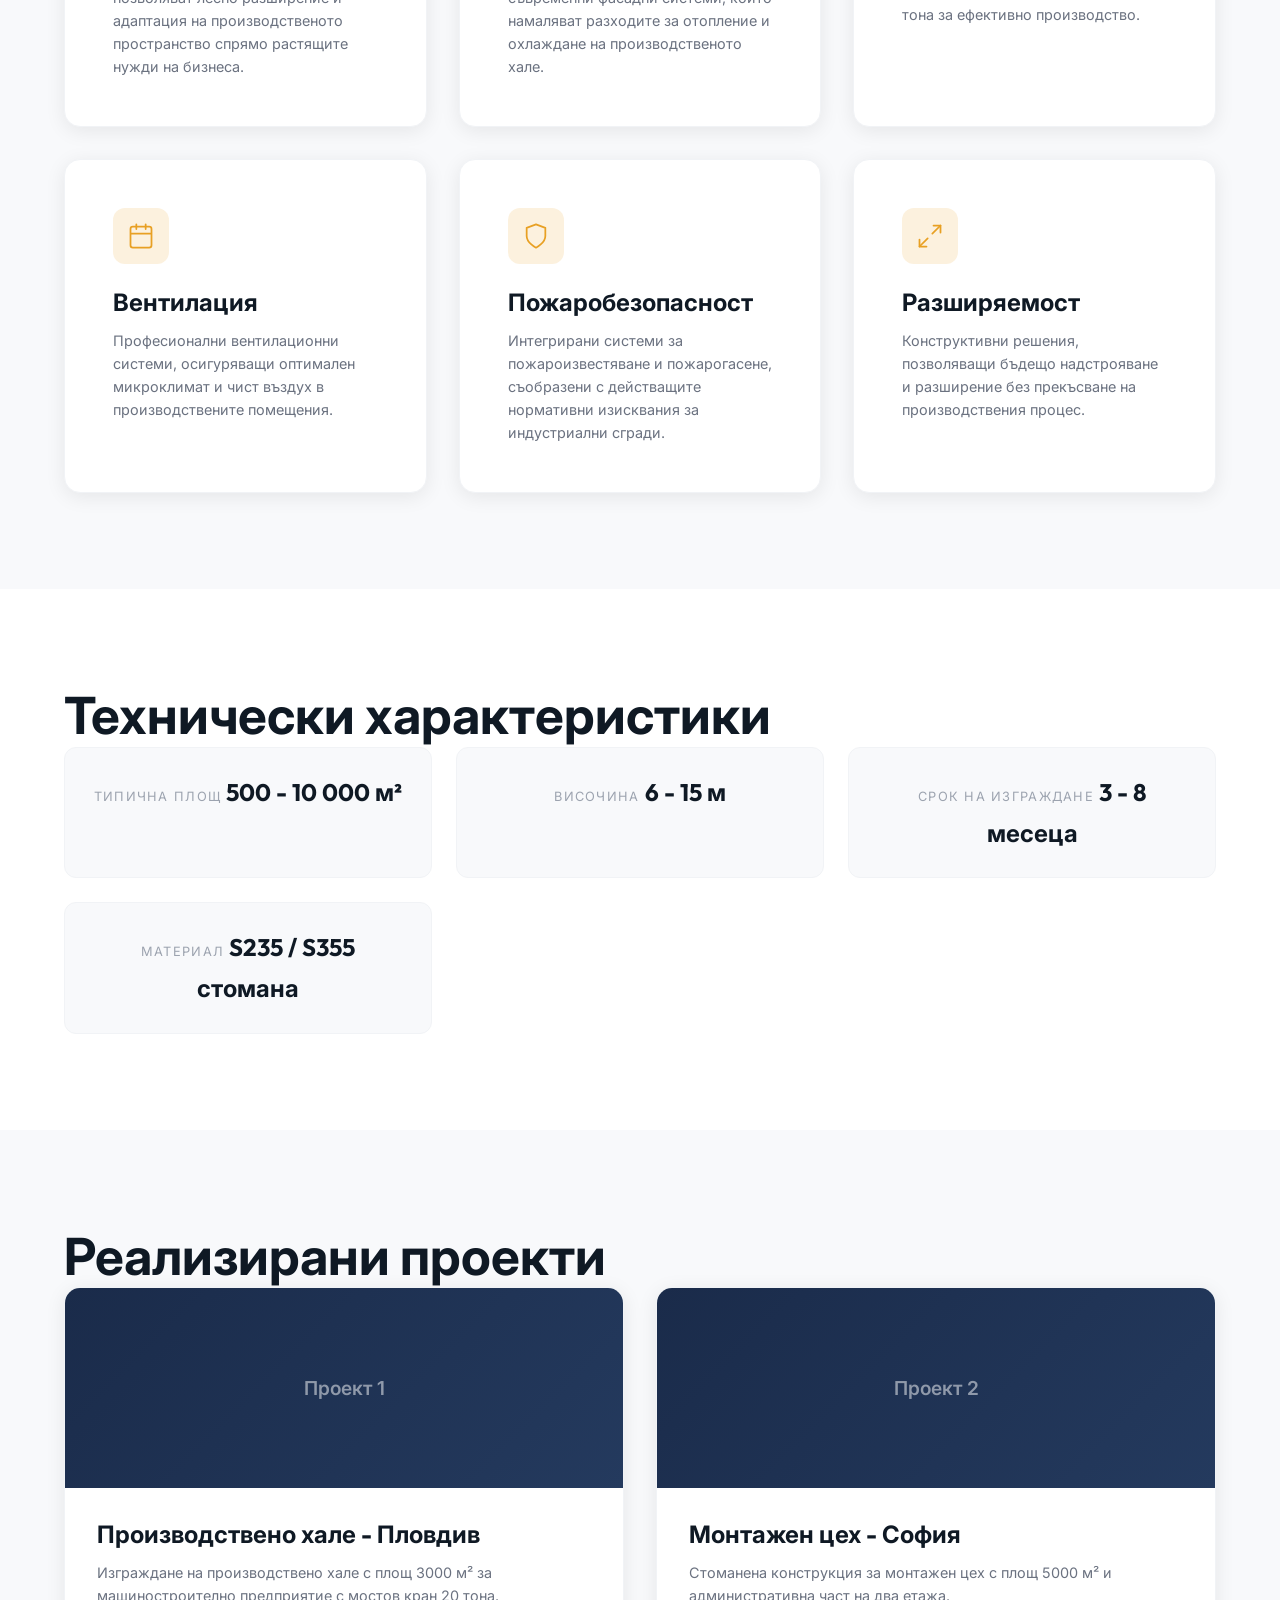
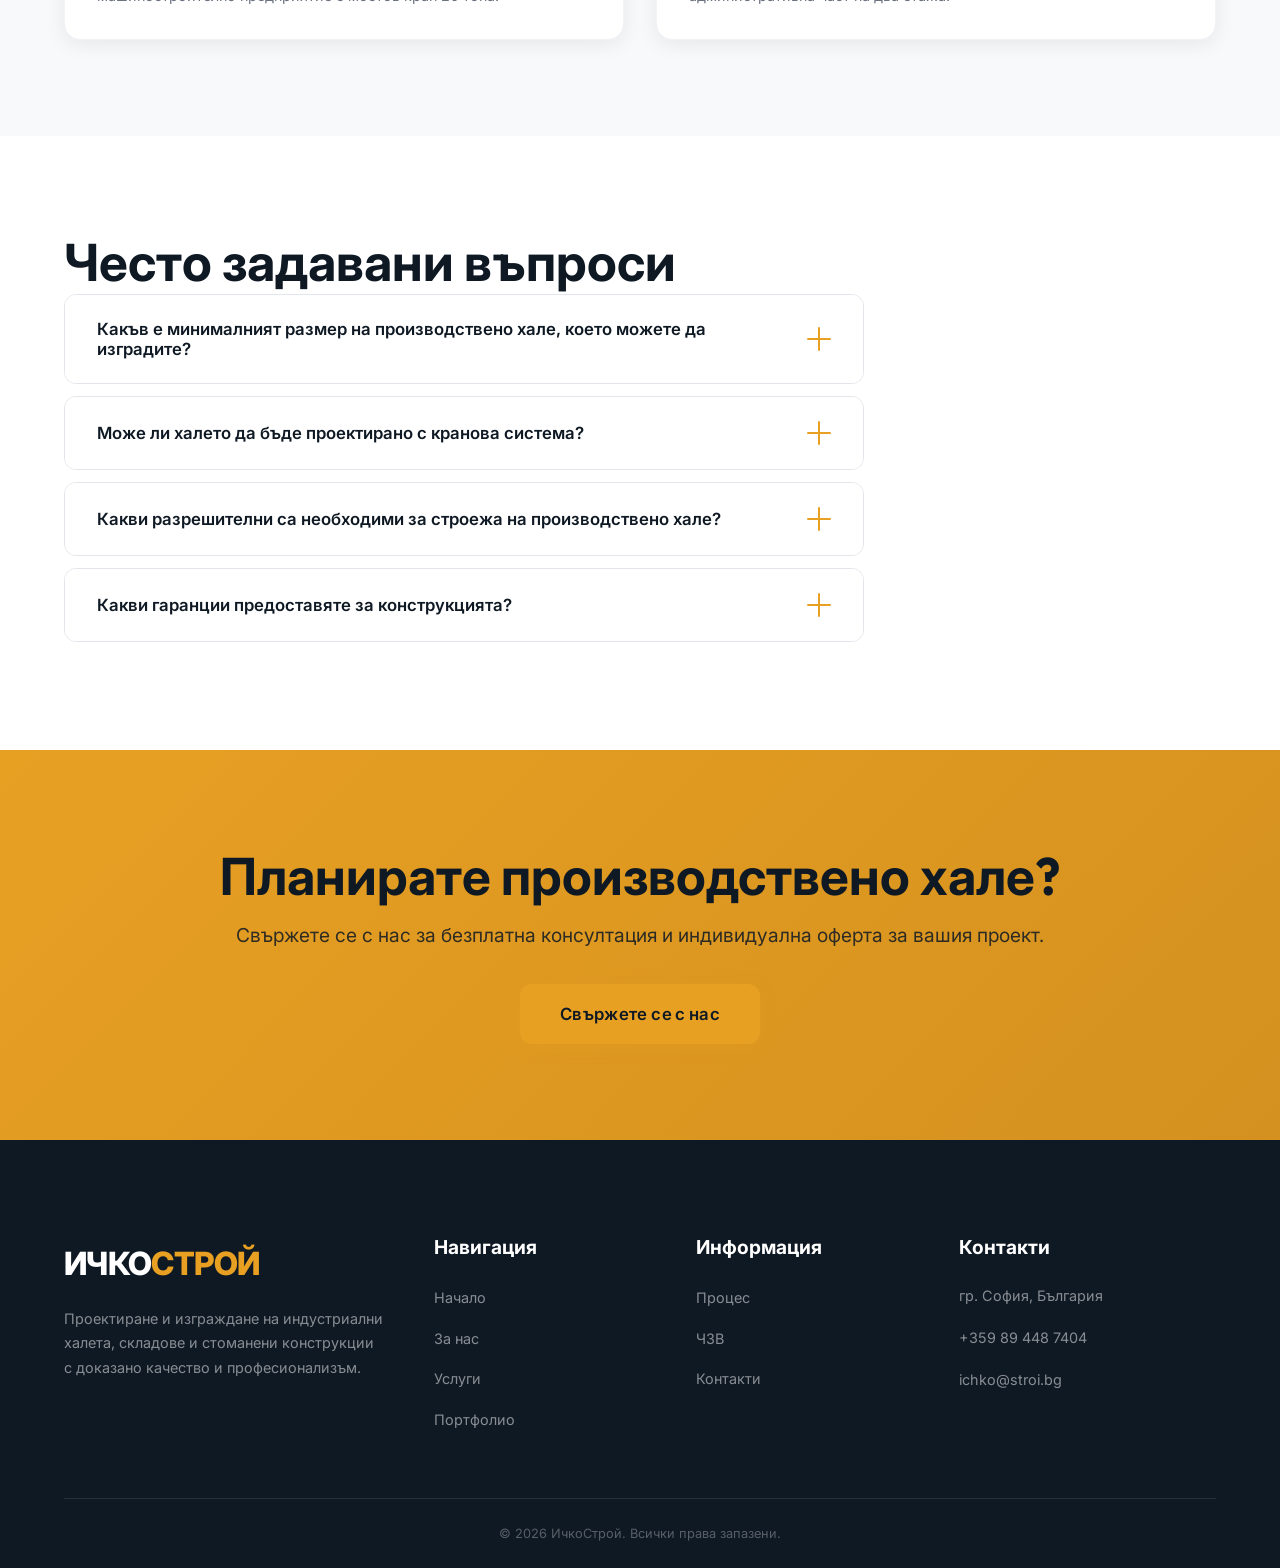
<file: services/production-halls.html>
<!DOCTYPE html>
<html lang="bg" dir="ltr">
<head>
    <meta charset="UTF-8">
    <meta name="viewport" content="width=device-width, initial-scale=1.0">
    <meta http-equiv="X-UA-Compatible" content="IE=edge">
    <title>Производствени халета | ИчкоСтрой</title>
    <meta name="description" content="Проектиране и изграждане на производствени халета от стоманена конструкция. Модулни решения за индустриални производствени пространства с площ от 500 до 10000 м².">
    <meta name="keywords" content="производствени халета, индустриални халета, стоманени халета, производствени сгради, ИчкоСтрой">
    <meta name="robots" content="index, follow">
    <link rel="canonical" href="https://ichkostroy.pages.dev/services/production-halls.html">
    <link rel="alternate" hreflang="bg" href="https://ichkostroy.pages.dev/services/production-halls.html">
    <link rel="preconnect" href="https://fonts.googleapis.com">
    <link rel="preconnect" href="https://fonts.gstatic.com" crossorigin>
    <link href="https://fonts.googleapis.com/css2?family=Inter:wght@300;400;500;600;700&family=Outfit:wght@400;500;600;700;800&display=swap" rel="stylesheet">
    <link rel="stylesheet" href="../css/styles.css">
    <script type="application/ld+json">
    {
        "@context": "https://schema.org",
        "@type": "BreadcrumbList",
        "itemListElement": [
            {
                "@type": "ListItem",
                "position": 1,
                "name": "Начало",
                "item": "https://ichkostroy.pages.dev/"
            },
            {
                "@type": "ListItem",
                "position": 2,
                "name": "Услуги",
                "item": "https://ichkostroy.pages.dev/services.html"
            },
            {
                "@type": "ListItem",
                "position": 3,
                "name": "Производствени халета",
                "item": "https://ichkostroy.pages.dev/services/production-halls.html"
            }
        ]
    }
    </script>
</head>
<body>
    <!-- Header -->
    <header class="header" id="header">
        <div class="container">
            <a href="../index.html" class="header__logo">
                ИЧКО<span>СТРОЙ</span>
            </a>
            <nav class="header__nav" id="nav">
                <ul class="header__nav-list">
                    <li><a href="../index.html" class="nav-link">Начало</a></li>
                    <li><a href="../about.html" class="nav-link">За нас</a></li>
                    <li><a href="../services.html" class="nav-link nav-link--active">Услуги</a></li>
                    <li><a href="../portfolio.html" class="nav-link">Портфолио</a></li>
                    <li><a href="../process.html" class="nav-link">Процес</a></li>
                    <li><a href="../faq.html" class="nav-link">ЧЗВ</a></li>
                    <li><a href="../contact.html" class="nav-link">Контакти</a></li>
                </ul>
            </nav>
            <button class="header__burger" id="burger" aria-label="Отвори менюто">
                <span></span>
                <span></span>
                <span></span>
            </button>
        </div>
    </header>

    <!-- Mobile Overlay -->
    <div class="mobile-overlay" id="mobileOverlay">
        <nav class="mobile-overlay__nav">
            <ul class="mobile-overlay__list">
                <li><a href="../index.html" class="mobile-overlay__link">Начало</a></li>
                <li><a href="../about.html" class="mobile-overlay__link">За нас</a></li>
                <li><a href="../services.html" class="mobile-overlay__link mobile-overlay__link--active">Услуги</a></li>
                <li><a href="../portfolio.html" class="mobile-overlay__link">Портфолио</a></li>
                <li><a href="../process.html" class="mobile-overlay__link">Процес</a></li>
                <li><a href="../faq.html" class="mobile-overlay__link">ЧЗВ</a></li>
                <li><a href="../contact.html" class="mobile-overlay__link">Контакти</a></li>
            </ul>
        </nav>
    </div>

    <main>
        <!-- Hero -->
        <section class="hero hero--small">
            <div class="container">
                <nav class="breadcrumb" aria-label="Навигация">
                    <ol class="breadcrumb__list">
                        <li class="breadcrumb__item"><a href="../index.html" class="breadcrumb__link">Начало</a></li>
                        <li class="breadcrumb__item"><a href="../services.html" class="breadcrumb__link">Услуги</a></li>
                        <li class="breadcrumb__item breadcrumb__item--active" aria-current="page">Производствени халета</li>
                    </ol>
                </nav>
                <h1 class="hero__title fade-in">Производствени халета</h1>
            </div>
        </section>

        <!-- Description -->
        <section class="section" id="description">
            <div class="container">
                <div class="content fade-in">
                    <p>ИчкоСтрой проектира и изгражда производствени халета, които отговарят на най-високите стандарти в индустриалното строителство. Нашите халета са предназначени за разнообразни производствени дейности - от лека монтажна дейност до тежка промишленост. Използваме съвременни стоманени конструкции, които гарантират дълготрайност, устойчивост и оптимално използване на вътрешното пространство.</p>

                    <p>Всяко производствено хале се проектира индивидуално, като се вземат предвид специфичните нужди на клиента - вид на производството, необходимо оборудване, товарни потоци и логистика. Осигуряваме свободни пролети без вътрешни колони, които позволяват максимална гъвкавост при организацията на производствените линии и складовите зони.</p>

                    <p>Нашият екип от инженери и архитекти работи в тясно сътрудничество с клиента от първоначалната концепция до въвеждането в експлоатация. Предлагаме цялостни решения, включващи проектиране на носещата конструкция, фасадни системи, подови настилки, електро и ВиК инсталации, вентилация и климатизация, както и пожароизвестителни системи.</p>

                    <p>Благодарение на модулния принцип на проектиране, нашите производствени халета могат лесно да бъдат разширени в бъдеще, когато бизнесът ви расте. Гарантираме спазване на всички нормативни изисквания, включително Еврокод стандартите за стоманени конструкции, и осигуряваме пълна проектна документация за получаване на разрешение за строеж.</p>
                </div>
            </div>
        </section>

        <!-- Benefits -->
        <section class="section section--gray" id="benefits">
            <div class="container">
                <h2 class="section__title fade-in">Предимства</h2>
                <div class="benefits-grid">
                    <div class="benefit-card fade-in">
                        <div class="benefit-card__icon">
                            <svg xmlns="http://www.w3.org/2000/svg" width="48" height="48" viewBox="0 0 24 24" fill="none" stroke="currentColor" stroke-width="1.5" stroke-linecap="round" stroke-linejoin="round"><rect x="3" y="3" width="7" height="7"/><rect x="14" y="3" width="7" height="7"/><rect x="3" y="14" width="7" height="7"/><rect x="14" y="14" width="7" height="7"/></svg>
                        </div>
                        <h3 class="benefit-card__title">Модулна конструкция</h3>
                        <p class="benefit-card__text">Гъвкави модулни решения, които позволяват лесно разширение и адаптация на производственото пространство спрямо растящите нужди на бизнеса.</p>
                    </div>
                    <div class="benefit-card fade-in">
                        <div class="benefit-card__icon">
                            <svg xmlns="http://www.w3.org/2000/svg" width="48" height="48" viewBox="0 0 24 24" fill="none" stroke="currentColor" stroke-width="1.5" stroke-linecap="round" stroke-linejoin="round"><path d="M13 2L3 14h9l-1 8 10-12h-9l1-8z"/></svg>
                        </div>
                        <h3 class="benefit-card__title">Енергийна ефективност</h3>
                        <p class="benefit-card__text">Високоефективна термоизолация и съвременни фасадни системи, които намаляват разходите за отопление и охлаждане на производственото хале.</p>
                    </div>
                    <div class="benefit-card fade-in">
                        <div class="benefit-card__icon">
                            <svg xmlns="http://www.w3.org/2000/svg" width="48" height="48" viewBox="0 0 24 24" fill="none" stroke="currentColor" stroke-width="1.5" stroke-linecap="round" stroke-linejoin="round"><path d="M12 2v20M2 12h20"/><circle cx="12" cy="12" r="10"/></svg>
                        </div>
                        <h3 class="benefit-card__title">Кранови системи</h3>
                        <p class="benefit-card__text">Проектиране на конструкцията с отчитане на мостови и конзолни кранове с товароподемност до 50 тона за ефективно производство.</p>
                    </div>
                    <div class="benefit-card fade-in">
                        <div class="benefit-card__icon">
                            <svg xmlns="http://www.w3.org/2000/svg" width="48" height="48" viewBox="0 0 24 24" fill="none" stroke="currentColor" stroke-width="1.5" stroke-linecap="round" stroke-linejoin="round"><path d="M8 2v4M16 2v4M3 10h18M5 4h14a2 2 0 0 1 2 2v14a2 2 0 0 1-2 2H5a2 2 0 0 1-2-2V6a2 2 0 0 1 2-2z"/></svg>
                        </div>
                        <h3 class="benefit-card__title">Вентилация</h3>
                        <p class="benefit-card__text">Професионални вентилационни системи, осигуряващи оптимален микроклимат и чист въздух в производствените помещения.</p>
                    </div>
                    <div class="benefit-card fade-in">
                        <div class="benefit-card__icon">
                            <svg xmlns="http://www.w3.org/2000/svg" width="48" height="48" viewBox="0 0 24 24" fill="none" stroke="currentColor" stroke-width="1.5" stroke-linecap="round" stroke-linejoin="round"><path d="M12 22s8-4 8-10V5l-8-3-8 3v7c0 6 8 10 8 10z"/></svg>
                        </div>
                        <h3 class="benefit-card__title">Пожаробезопасност</h3>
                        <p class="benefit-card__text">Интегрирани системи за пожароизвестяване и пожарогасене, съобразени с действащите нормативни изисквания за индустриални сгради.</p>
                    </div>
                    <div class="benefit-card fade-in">
                        <div class="benefit-card__icon">
                            <svg xmlns="http://www.w3.org/2000/svg" width="48" height="48" viewBox="0 0 24 24" fill="none" stroke="currentColor" stroke-width="1.5" stroke-linecap="round" stroke-linejoin="round"><polyline points="15 3 21 3 21 9"/><polyline points="9 21 3 21 3 15"/><line x1="21" y1="3" x2="14" y2="10"/><line x1="3" y1="21" x2="10" y2="14"/></svg>
                        </div>
                        <h3 class="benefit-card__title">Разширяемост</h3>
                        <p class="benefit-card__text">Конструктивни решения, позволяващи бъдещо надстрояване и разширение без прекъсване на производствения процес.</p>
                    </div>
                </div>
            </div>
        </section>

        <!-- Specs -->
        <section class="section" id="specs">
            <div class="container">
                <h2 class="section__title fade-in">Технически характеристики</h2>
                <div class="specs-grid fade-in">
                    <div class="spec-item">
                        <span class="spec-item__label">Типична площ</span>
                        <span class="spec-item__value">500 - 10 000 м&sup2;</span>
                    </div>
                    <div class="spec-item">
                        <span class="spec-item__label">Височина</span>
                        <span class="spec-item__value">6 - 15 м</span>
                    </div>
                    <div class="spec-item">
                        <span class="spec-item__label">Срок на изграждане</span>
                        <span class="spec-item__value">3 - 8 месеца</span>
                    </div>
                    <div class="spec-item">
                        <span class="spec-item__label">Материал</span>
                        <span class="spec-item__value">S235 / S355 стомана</span>
                    </div>
                </div>
            </div>
        </section>

        <!-- Related Projects -->
        <section class="section section--gray" id="projects">
            <div class="container">
                <h2 class="section__title fade-in">Реализирани проекти</h2>
                <div class="projects-grid">
                    <a href="../portfolio/project-1.html" class="project-card fade-in">
                        <div class="project-card__image">
                            <div class="project-card__placeholder">Проект 1</div>
                        </div>
                        <div class="project-card__content">
                            <h3 class="project-card__title">Производствено хале - Пловдив</h3>
                            <p class="project-card__text">Изграждане на производствено хале с площ 3000 м&sup2; за машиностроително предприятие с мостов кран 20 тона.</p>
                        </div>
                    </a>
                    <a href="../portfolio/project-2.html" class="project-card fade-in">
                        <div class="project-card__image">
                            <div class="project-card__placeholder">Проект 2</div>
                        </div>
                        <div class="project-card__content">
                            <h3 class="project-card__title">Монтажен цех - София</h3>
                            <p class="project-card__text">Стоманена конструкция за монтажен цех с площ 5000 м&sup2; и административна част на два етажа.</p>
                        </div>
                    </a>
                </div>
            </div>
        </section>

        <!-- FAQ -->
        <section class="section" id="faq">
            <div class="container">
                <h2 class="section__title fade-in">Често задавани въпроси</h2>
                <div class="accordion fade-in">
                    <div class="accordion__item">
                        <button class="accordion__header" aria-expanded="false">
                            <span class="accordion__title">Какъв е минималният размер на производствено хале, което можете да изградите?</span>
                            <span class="accordion__icon"></span>
                        </button>
                        <div class="accordion__body">
                            <p>Ние изграждаме производствени халета с площ от 500 м&sup2; нагоре. За по-малки обекти също можем да предложим решение, като всеки проект се разглежда индивидуално. Свържете се с нас за безплатна консултация и оценка на вашите нужди.</p>
                        </div>
                    </div>
                    <div class="accordion__item">
                        <button class="accordion__header" aria-expanded="false">
                            <span class="accordion__title">Може ли халето да бъде проектирано с кранова система?</span>
                            <span class="accordion__icon"></span>
                        </button>
                        <div class="accordion__body">
                            <p>Да, нашите производствени халета могат да бъдат проектирани с мостови и конзолни кранове с товароподемност до 50 тона. Крановата система се интегрира в носещата конструкция още на етапа на проектиране, за да се осигури оптимална функционалност и безопасност.</p>
                        </div>
                    </div>
                    <div class="accordion__item">
                        <button class="accordion__header" aria-expanded="false">
                            <span class="accordion__title">Какви разрешителни са необходими за строежа на производствено хале?</span>
                            <span class="accordion__icon"></span>
                        </button>
                        <div class="accordion__body">
                            <p>За изграждане на производствено хале са необходими: виза за проектиране, одобрен инвестиционен проект и разрешение за строеж. Ние съдействаме на клиентите си през целия процес на получаване на необходимите документи и разрешителни от съответните институции.</p>
                        </div>
                    </div>
                    <div class="accordion__item">
                        <button class="accordion__header" aria-expanded="false">
                            <span class="accordion__title">Какви гаранции предоставяте за конструкцията?</span>
                            <span class="accordion__icon"></span>
                        </button>
                        <div class="accordion__body">
                            <p>Предоставяме гаранция за носещата стоманена конструкция съгласно действащото законодателство - минимум 10 години. Освен това осигуряваме гаранционно обслужване на всички инсталации и системи, монтирани от нас, за срок от 2 до 5 години в зависимост от вида на системата.</p>
                        </div>
                    </div>
                </div>
            </div>
        </section>

        <!-- CTA -->
        <section class="section section--cta" id="cta">
            <div class="container">
                <div class="cta fade-in">
                    <h2 class="cta__title">Планирате производствено хале?</h2>
                    <p class="cta__text">Свържете се с нас за безплатна консултация и индивидуална оферта за вашия проект.</p>
                    <a href="../contact.html" class="btn btn--primary btn--lg">Свържете се с нас</a>
                </div>
            </div>
        </section>
    </main>

    <!-- Footer -->
    <footer class="footer">
        <div class="container">
            <div class="footer__grid">
                <div class="footer__col">
                    <a href="../index.html" class="footer__logo">ИЧКО<span>СТРОЙ</span></a>
                    <p class="footer__desc">Проектиране и изграждане на индустриални халета, складове и стоманени конструкции с доказано качество и професионализъм.</p>
                </div>
                <div class="footer__col">
                    <h4 class="footer__title">Навигация</h4>
                    <ul class="footer__list">
                        <li><a href="../index.html" class="footer__link">Начало</a></li>
                        <li><a href="../about.html" class="footer__link">За нас</a></li>
                        <li><a href="../services.html" class="footer__link">Услуги</a></li>
                        <li><a href="../portfolio.html" class="footer__link">Портфолио</a></li>
                    </ul>
                </div>
                <div class="footer__col">
                    <h4 class="footer__title">Информация</h4>
                    <ul class="footer__list">
                        <li><a href="../process.html" class="footer__link">Процес</a></li>
                        <li><a href="../faq.html" class="footer__link">ЧЗВ</a></li>
                        <li><a href="../contact.html" class="footer__link">Контакти</a></li>
                    </ul>
                </div>
                <div class="footer__col">
                    <h4 class="footer__title">Контакти</h4>
                    <address class="footer__address">
                        <p>гр. София, България</p>
                        <p><a href="tel:+359894487404" class="footer__link">+359 89 448 7404</a></p>
                        <p><a href="mailto:ichko@stroi.bg" class="footer__link">ichko@stroi.bg</a></p>
                    </address>
                </div>
            </div>
            <div class="footer__bottom">
                <p class="footer__copy">&copy; 2026 ИчкоСтрой. Всички права запазени.</p>
            </div>
        </div>
    </footer>

    <!-- Back to Top -->
    <button class="back-to-top" id="backToTop" aria-label="Нагоре">
        <svg xmlns="http://www.w3.org/2000/svg" width="24" height="24" viewBox="0 0 24 24" fill="none" stroke="currentColor" stroke-width="2" stroke-linecap="round" stroke-linejoin="round"><polyline points="18 15 12 9 6 15"/></svg>
    </button>

    <script src="../js/main.js"></script>
</body>
</html>
</file>
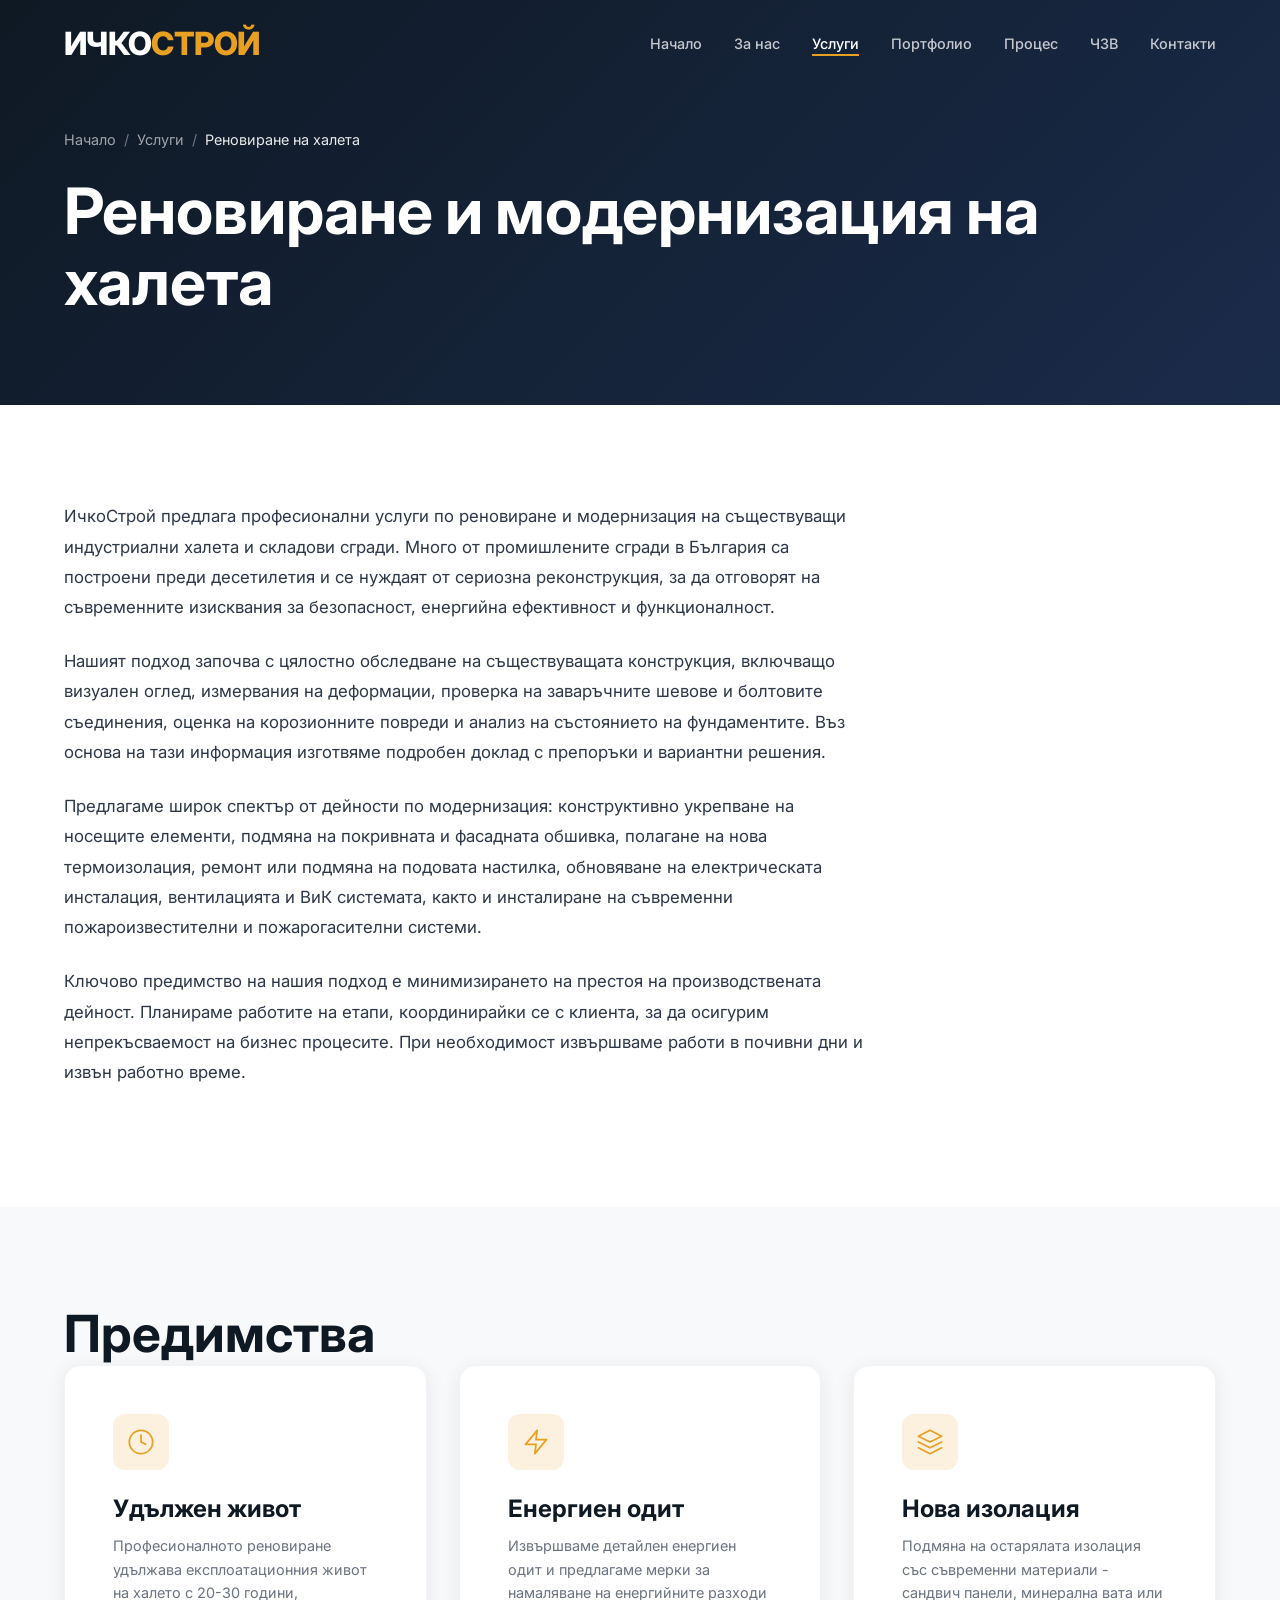
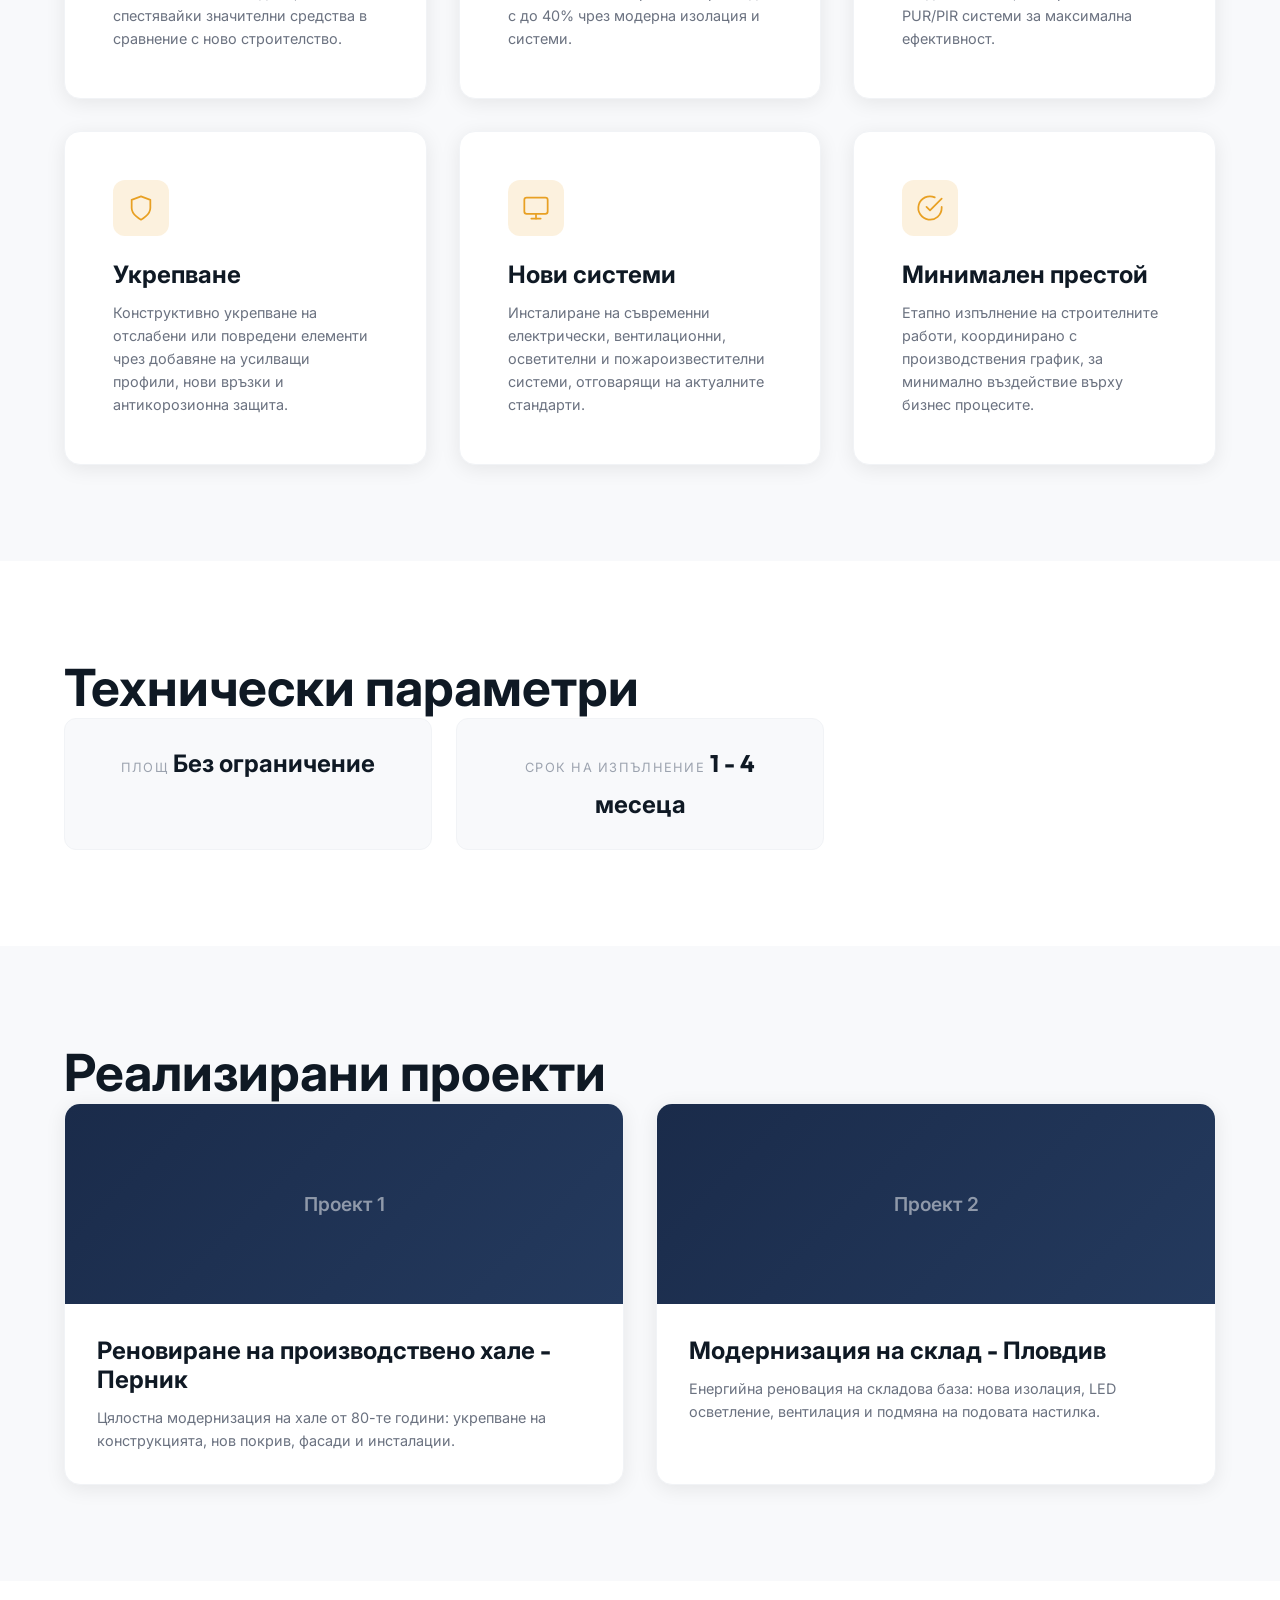
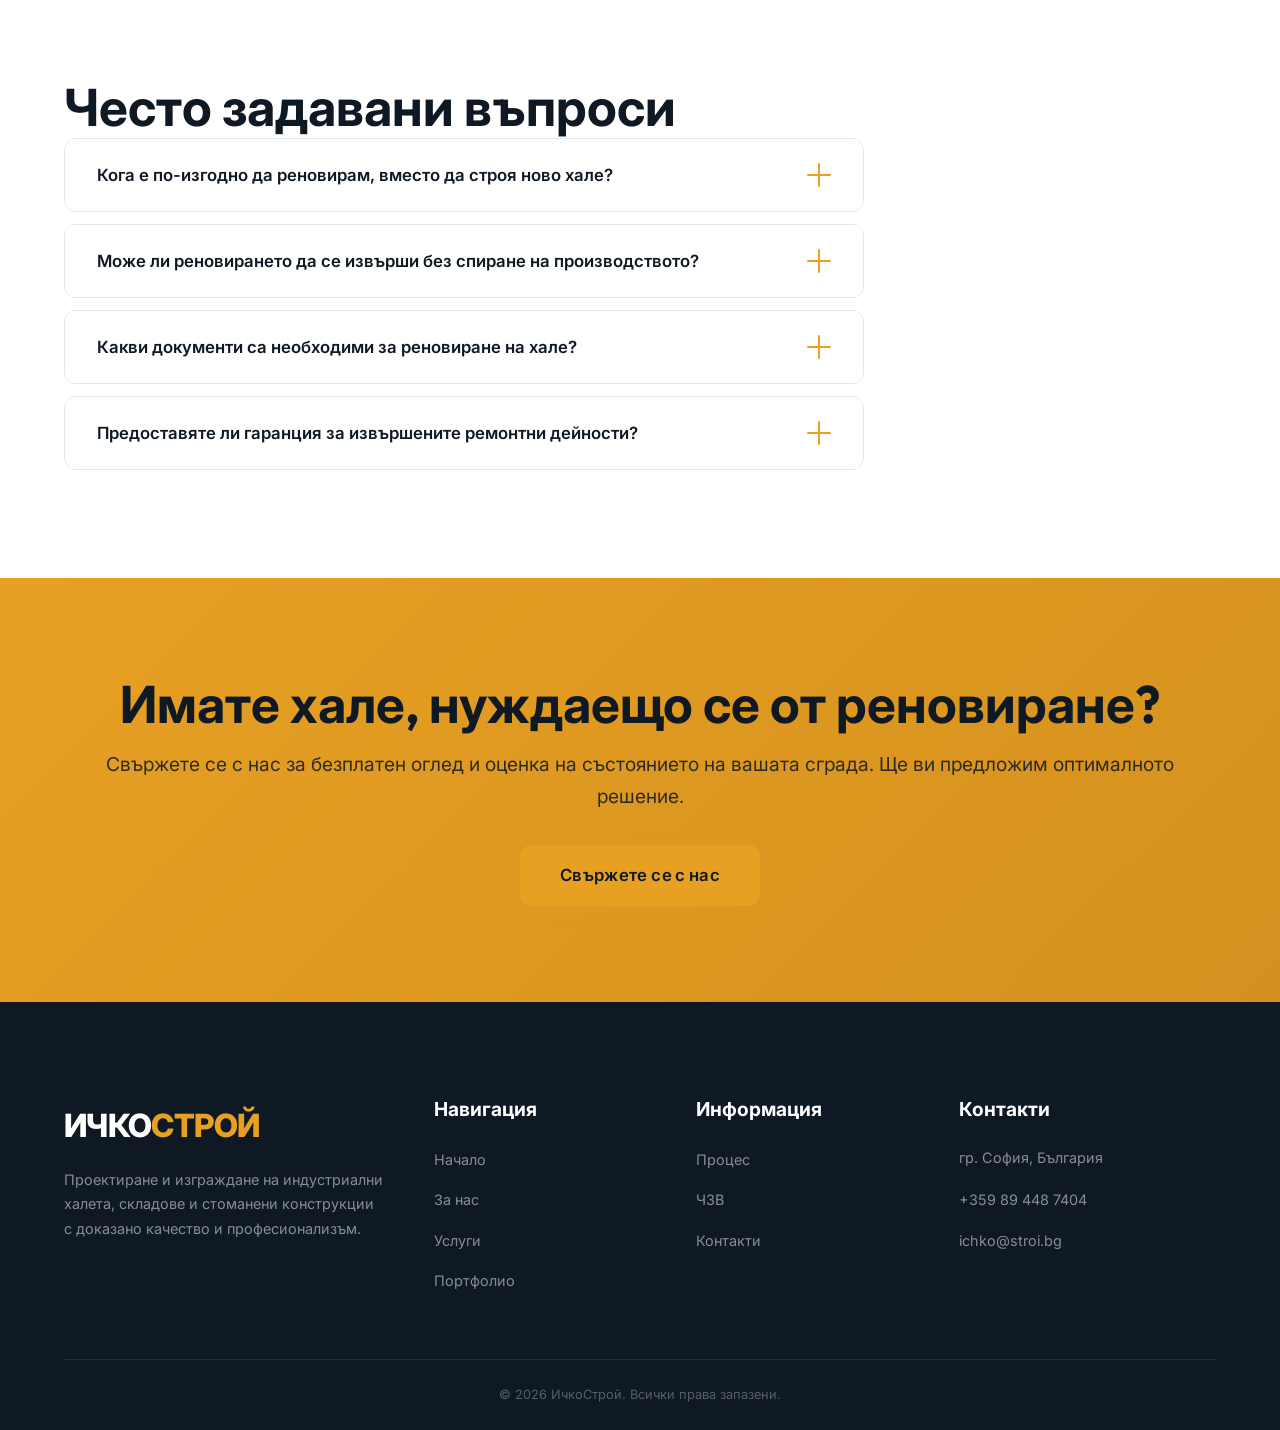
<file: services/renovation.html>
<!DOCTYPE html>
<html lang="bg" dir="ltr">
<head>
    <meta charset="UTF-8">
    <meta name="viewport" content="width=device-width, initial-scale=1.0">
    <meta http-equiv="X-UA-Compatible" content="IE=edge">
    <title>Реновиране на халета | ИчкоСтрой</title>
    <meta name="description" content="Реновиране и модернизация на съществуващи индустриални халета. Укрепване на конструкции, нова изолация, енергиен одит и подмяна на системи с минимален престой.">
    <meta name="keywords" content="реновиране на халета, модернизация, укрепване на конструкции, енергиен одит, реконструкция на халета, ИчкоСтрой">
    <meta name="robots" content="index, follow">
    <link rel="canonical" href="https://ichkostroy.pages.dev/services/renovation.html">
    <link rel="alternate" hreflang="bg" href="https://ichkostroy.pages.dev/services/renovation.html">
    <link rel="preconnect" href="https://fonts.googleapis.com">
    <link rel="preconnect" href="https://fonts.gstatic.com" crossorigin>
    <link href="https://fonts.googleapis.com/css2?family=Inter:wght@300;400;500;600;700&family=Outfit:wght@400;500;600;700;800&display=swap" rel="stylesheet">
    <link rel="stylesheet" href="../css/styles.css">
    <script type="application/ld+json">
    {
        "@context": "https://schema.org",
        "@type": "BreadcrumbList",
        "itemListElement": [
            {
                "@type": "ListItem",
                "position": 1,
                "name": "Начало",
                "item": "https://ichkostroy.pages.dev/"
            },
            {
                "@type": "ListItem",
                "position": 2,
                "name": "Услуги",
                "item": "https://ichkostroy.pages.dev/services.html"
            },
            {
                "@type": "ListItem",
                "position": 3,
                "name": "Реновиране на халета",
                "item": "https://ichkostroy.pages.dev/services/renovation.html"
            }
        ]
    }
    </script>
</head>
<body>
    <!-- Header -->
    <header class="header" id="header">
        <div class="container">
            <a href="../index.html" class="header__logo">
                ИЧКО<span>СТРОЙ</span>
            </a>
            <nav class="header__nav" id="nav">
                <ul class="header__nav-list">
                    <li><a href="../index.html" class="nav-link">Начало</a></li>
                    <li><a href="../about.html" class="nav-link">За нас</a></li>
                    <li><a href="../services.html" class="nav-link nav-link--active">Услуги</a></li>
                    <li><a href="../portfolio.html" class="nav-link">Портфолио</a></li>
                    <li><a href="../process.html" class="nav-link">Процес</a></li>
                    <li><a href="../faq.html" class="nav-link">ЧЗВ</a></li>
                    <li><a href="../contact.html" class="nav-link">Контакти</a></li>
                </ul>
            </nav>
            <button class="header__burger" id="burger" aria-label="Отвори менюто">
                <span></span>
                <span></span>
                <span></span>
            </button>
        </div>
    </header>

    <!-- Mobile Overlay -->
    <div class="mobile-overlay" id="mobileOverlay">
        <nav class="mobile-overlay__nav">
            <ul class="mobile-overlay__list">
                <li><a href="../index.html" class="mobile-overlay__link">Начало</a></li>
                <li><a href="../about.html" class="mobile-overlay__link">За нас</a></li>
                <li><a href="../services.html" class="mobile-overlay__link mobile-overlay__link--active">Услуги</a></li>
                <li><a href="../portfolio.html" class="mobile-overlay__link">Портфолио</a></li>
                <li><a href="../process.html" class="mobile-overlay__link">Процес</a></li>
                <li><a href="../faq.html" class="mobile-overlay__link">ЧЗВ</a></li>
                <li><a href="../contact.html" class="mobile-overlay__link">Контакти</a></li>
            </ul>
        </nav>
    </div>

    <main>
        <!-- Hero -->
        <section class="hero hero--small">
            <div class="container">
                <nav class="breadcrumb" aria-label="Навигация">
                    <ol class="breadcrumb__list">
                        <li class="breadcrumb__item"><a href="../index.html" class="breadcrumb__link">Начало</a></li>
                        <li class="breadcrumb__item"><a href="../services.html" class="breadcrumb__link">Услуги</a></li>
                        <li class="breadcrumb__item breadcrumb__item--active" aria-current="page">Реновиране на халета</li>
                    </ol>
                </nav>
                <h1 class="hero__title fade-in">Реновиране и модернизация на халета</h1>
            </div>
        </section>

        <!-- Description -->
        <section class="section" id="description">
            <div class="container">
                <div class="content fade-in">
                    <p>ИчкоСтрой предлага професионални услуги по реновиране и модернизация на съществуващи индустриални халета и складови сгради. Много от промишлените сгради в България са построени преди десетилетия и се нуждаят от сериозна реконструкция, за да отговорят на съвременните изисквания за безопасност, енергийна ефективност и функционалност.</p>

                    <p>Нашият подход започва с цялостно обследване на съществуващата конструкция, включващо визуален оглед, измервания на деформации, проверка на заваръчните шевове и болтовите съединения, оценка на корозионните повреди и анализ на състоянието на фундаментите. Въз основа на тази информация изготвяме подробен доклад с препоръки и вариантни решения.</p>

                    <p>Предлагаме широк спектър от дейности по модернизация: конструктивно укрепване на носещите елементи, подмяна на покривната и фасадната обшивка, полагане на нова термоизолация, ремонт или подмяна на подовата настилка, обновяване на електрическата инсталация, вентилацията и ВиК системата, както и инсталиране на съвременни пожароизвестителни и пожарогасителни системи.</p>

                    <p>Ключово предимство на нашия подход е минимизирането на престоя на производствената дейност. Планираме работите на етапи, координирайки се с клиента, за да осигурим непрекъсваемост на бизнес процесите. При необходимост извършваме работи в почивни дни и извън работно време.</p>
                </div>
            </div>
        </section>

        <!-- Benefits -->
        <section class="section section--gray" id="benefits">
            <div class="container">
                <h2 class="section__title fade-in">Предимства</h2>
                <div class="benefits-grid">
                    <div class="benefit-card fade-in">
                        <div class="benefit-card__icon">
                            <svg xmlns="http://www.w3.org/2000/svg" width="48" height="48" viewBox="0 0 24 24" fill="none" stroke="currentColor" stroke-width="1.5" stroke-linecap="round" stroke-linejoin="round"><circle cx="12" cy="12" r="10"/><polyline points="12 6 12 12 16 14"/></svg>
                        </div>
                        <h3 class="benefit-card__title">Удължен живот</h3>
                        <p class="benefit-card__text">Професионалното реновиране удължава експлоатационния живот на халето с 20-30 години, спестявайки значителни средства в сравнение с ново строителство.</p>
                    </div>
                    <div class="benefit-card fade-in">
                        <div class="benefit-card__icon">
                            <svg xmlns="http://www.w3.org/2000/svg" width="48" height="48" viewBox="0 0 24 24" fill="none" stroke="currentColor" stroke-width="1.5" stroke-linecap="round" stroke-linejoin="round"><path d="M13 2L3 14h9l-1 8 10-12h-9l1-8z"/></svg>
                        </div>
                        <h3 class="benefit-card__title">Енергиен одит</h3>
                        <p class="benefit-card__text">Извършваме детайлен енергиен одит и предлагаме мерки за намаляване на енергийните разходи с до 40% чрез модерна изолация и системи.</p>
                    </div>
                    <div class="benefit-card fade-in">
                        <div class="benefit-card__icon">
                            <svg xmlns="http://www.w3.org/2000/svg" width="48" height="48" viewBox="0 0 24 24" fill="none" stroke="currentColor" stroke-width="1.5" stroke-linecap="round" stroke-linejoin="round"><polygon points="12 2 2 7 12 12 22 7 12 2"/><polyline points="2 17 12 22 22 17"/><polyline points="2 12 12 17 22 12"/></svg>
                        </div>
                        <h3 class="benefit-card__title">Нова изолация</h3>
                        <p class="benefit-card__text">Подмяна на остарялата изолация със съвременни материали - сандвич панели, минерална вата или PUR/PIR системи за максимална ефективност.</p>
                    </div>
                    <div class="benefit-card fade-in">
                        <div class="benefit-card__icon">
                            <svg xmlns="http://www.w3.org/2000/svg" width="48" height="48" viewBox="0 0 24 24" fill="none" stroke="currentColor" stroke-width="1.5" stroke-linecap="round" stroke-linejoin="round"><path d="M12 22s8-4 8-10V5l-8-3-8 3v7c0 6 8 10 8 10z"/></svg>
                        </div>
                        <h3 class="benefit-card__title">Укрепване</h3>
                        <p class="benefit-card__text">Конструктивно укрепване на отслабени или повредени елементи чрез добавяне на усилващи профили, нови връзки и антикорозионна защита.</p>
                    </div>
                    <div class="benefit-card fade-in">
                        <div class="benefit-card__icon">
                            <svg xmlns="http://www.w3.org/2000/svg" width="48" height="48" viewBox="0 0 24 24" fill="none" stroke="currentColor" stroke-width="1.5" stroke-linecap="round" stroke-linejoin="round"><rect x="2" y="3" width="20" height="14" rx="2" ry="2"/><line x1="8" y1="21" x2="16" y2="21"/><line x1="12" y1="17" x2="12" y2="21"/></svg>
                        </div>
                        <h3 class="benefit-card__title">Нови системи</h3>
                        <p class="benefit-card__text">Инсталиране на съвременни електрически, вентилационни, осветителни и пожароизвестителни системи, отговарящи на актуалните стандарти.</p>
                    </div>
                    <div class="benefit-card fade-in">
                        <div class="benefit-card__icon">
                            <svg xmlns="http://www.w3.org/2000/svg" width="48" height="48" viewBox="0 0 24 24" fill="none" stroke="currentColor" stroke-width="1.5" stroke-linecap="round" stroke-linejoin="round"><path d="M22 11.08V12a10 10 0 1 1-5.93-9.14"/><polyline points="22 4 12 14.01 9 11.01"/></svg>
                        </div>
                        <h3 class="benefit-card__title">Минимален престой</h3>
                        <p class="benefit-card__text">Етапно изпълнение на строителните работи, координирано с производствения график, за минимално въздействие върху бизнес процесите.</p>
                    </div>
                </div>
            </div>
        </section>

        <!-- Specs -->
        <section class="section" id="specs">
            <div class="container">
                <h2 class="section__title fade-in">Технически параметри</h2>
                <div class="specs-grid fade-in">
                    <div class="spec-item">
                        <span class="spec-item__label">Площ</span>
                        <span class="spec-item__value">Без ограничение</span>
                    </div>
                    <div class="spec-item">
                        <span class="spec-item__label">Срок на изпълнение</span>
                        <span class="spec-item__value">1 - 4 месеца</span>
                    </div>
                </div>
            </div>
        </section>

        <!-- Related Projects -->
        <section class="section section--gray" id="projects">
            <div class="container">
                <h2 class="section__title fade-in">Реализирани проекти</h2>
                <div class="projects-grid">
                    <a href="../portfolio/project-1.html" class="project-card fade-in">
                        <div class="project-card__image">
                            <div class="project-card__placeholder">Проект 1</div>
                        </div>
                        <div class="project-card__content">
                            <h3 class="project-card__title">Реновиране на производствено хале - Перник</h3>
                            <p class="project-card__text">Цялостна модернизация на хале от 80-те години: укрепване на конструкцията, нов покрив, фасади и инсталации.</p>
                        </div>
                    </a>
                    <a href="../portfolio/project-2.html" class="project-card fade-in">
                        <div class="project-card__image">
                            <div class="project-card__placeholder">Проект 2</div>
                        </div>
                        <div class="project-card__content">
                            <h3 class="project-card__title">Модернизация на склад - Пловдив</h3>
                            <p class="project-card__text">Енергийна реновация на складова база: нова изолация, LED осветление, вентилация и подмяна на подовата настилка.</p>
                        </div>
                    </a>
                </div>
            </div>
        </section>

        <!-- FAQ -->
        <section class="section" id="faq">
            <div class="container">
                <h2 class="section__title fade-in">Често задавани въпроси</h2>
                <div class="accordion fade-in">
                    <div class="accordion__item">
                        <button class="accordion__header" aria-expanded="false">
                            <span class="accordion__title">Кога е по-изгодно да реновирам, вместо да строя ново хале?</span>
                            <span class="accordion__icon"></span>
                        </button>
                        <div class="accordion__body">
                            <p>Реновирането е по-изгодно, когато носещата конструкция е в добро състояние и не се изискват промени в габаритите на сградата. Обикновено реновирането струва 40-60% от цената на ново строителство. След нашия оглед ще ви предоставим сравнителен анализ на двата варианта.</p>
                        </div>
                    </div>
                    <div class="accordion__item">
                        <button class="accordion__header" aria-expanded="false">
                            <span class="accordion__title">Може ли реновирането да се извърши без спиране на производството?</span>
                            <span class="accordion__icon"></span>
                        </button>
                        <div class="accordion__body">
                            <p>В повечето случаи - да. Планираме работите на етапи и зони, като координираме графика с клиента. Някои дейности като подмяна на покрива или работа с кранове могат да изискват частично или кратковременно спиране, което планираме за почивни дни или извънработно време.</p>
                        </div>
                    </div>
                    <div class="accordion__item">
                        <button class="accordion__header" aria-expanded="false">
                            <span class="accordion__title">Какви документи са необходими за реновиране на хале?</span>
                            <span class="accordion__icon"></span>
                        </button>
                        <div class="accordion__body">
                            <p>Необходимостта от строителни разрешителни зависи от обхвата на работите. За козметични ремонти обикновено не се изискват разрешителни. За конструктивни промени, промяна на предназначението или съществени преустройства е необходимо разрешение за строеж. Ние ще ви консултираме за необходимите документи за вашия конкретен случай.</p>
                        </div>
                    </div>
                    <div class="accordion__item">
                        <button class="accordion__header" aria-expanded="false">
                            <span class="accordion__title">Предоставяте ли гаранция за извършените ремонтни дейности?</span>
                            <span class="accordion__icon"></span>
                        </button>
                        <div class="accordion__body">
                            <p>Да, предоставяме пълна гаранция за всички извършени дейности. Гаранционният срок за конструктивни укрепвания е минимум 10 години, за покривни и фасадни системи - 5-10 години, а за инсталации - 2-5 години. Всички гаранции се документират в писмен вид при предаването на обекта.</p>
                        </div>
                    </div>
                </div>
            </div>
        </section>

        <!-- CTA -->
        <section class="section section--cta" id="cta">
            <div class="container">
                <div class="cta fade-in">
                    <h2 class="cta__title">Имате хале, нуждаещо се от реновиране?</h2>
                    <p class="cta__text">Свържете се с нас за безплатен оглед и оценка на състоянието на вашата сграда. Ще ви предложим оптималното решение.</p>
                    <a href="../contact.html" class="btn btn--primary btn--lg">Свържете се с нас</a>
                </div>
            </div>
        </section>
    </main>

    <!-- Footer -->
    <footer class="footer">
        <div class="container">
            <div class="footer__grid">
                <div class="footer__col">
                    <a href="../index.html" class="footer__logo">ИЧКО<span>СТРОЙ</span></a>
                    <p class="footer__desc">Проектиране и изграждане на индустриални халета, складове и стоманени конструкции с доказано качество и професионализъм.</p>
                </div>
                <div class="footer__col">
                    <h4 class="footer__title">Навигация</h4>
                    <ul class="footer__list">
                        <li><a href="../index.html" class="footer__link">Начало</a></li>
                        <li><a href="../about.html" class="footer__link">За нас</a></li>
                        <li><a href="../services.html" class="footer__link">Услуги</a></li>
                        <li><a href="../portfolio.html" class="footer__link">Портфолио</a></li>
                    </ul>
                </div>
                <div class="footer__col">
                    <h4 class="footer__title">Информация</h4>
                    <ul class="footer__list">
                        <li><a href="../process.html" class="footer__link">Процес</a></li>
                        <li><a href="../faq.html" class="footer__link">ЧЗВ</a></li>
                        <li><a href="../contact.html" class="footer__link">Контакти</a></li>
                    </ul>
                </div>
                <div class="footer__col">
                    <h4 class="footer__title">Контакти</h4>
                    <address class="footer__address">
                        <p>гр. София, България</p>
                        <p><a href="tel:+359894487404" class="footer__link">+359 89 448 7404</a></p>
                        <p><a href="mailto:ichko@stroi.bg" class="footer__link">ichko@stroi.bg</a></p>
                    </address>
                </div>
            </div>
            <div class="footer__bottom">
                <p class="footer__copy">&copy; 2026 ИчкоСтрой. Всички права запазени.</p>
            </div>
        </div>
    </footer>

    <!-- Back to Top -->
    <button class="back-to-top" id="backToTop" aria-label="Нагоре">
        <svg xmlns="http://www.w3.org/2000/svg" width="24" height="24" viewBox="0 0 24 24" fill="none" stroke="currentColor" stroke-width="2" stroke-linecap="round" stroke-linejoin="round"><polyline points="18 15 12 9 6 15"/></svg>
    </button>

    <script src="../js/main.js"></script>
</body>
</html>
</file>
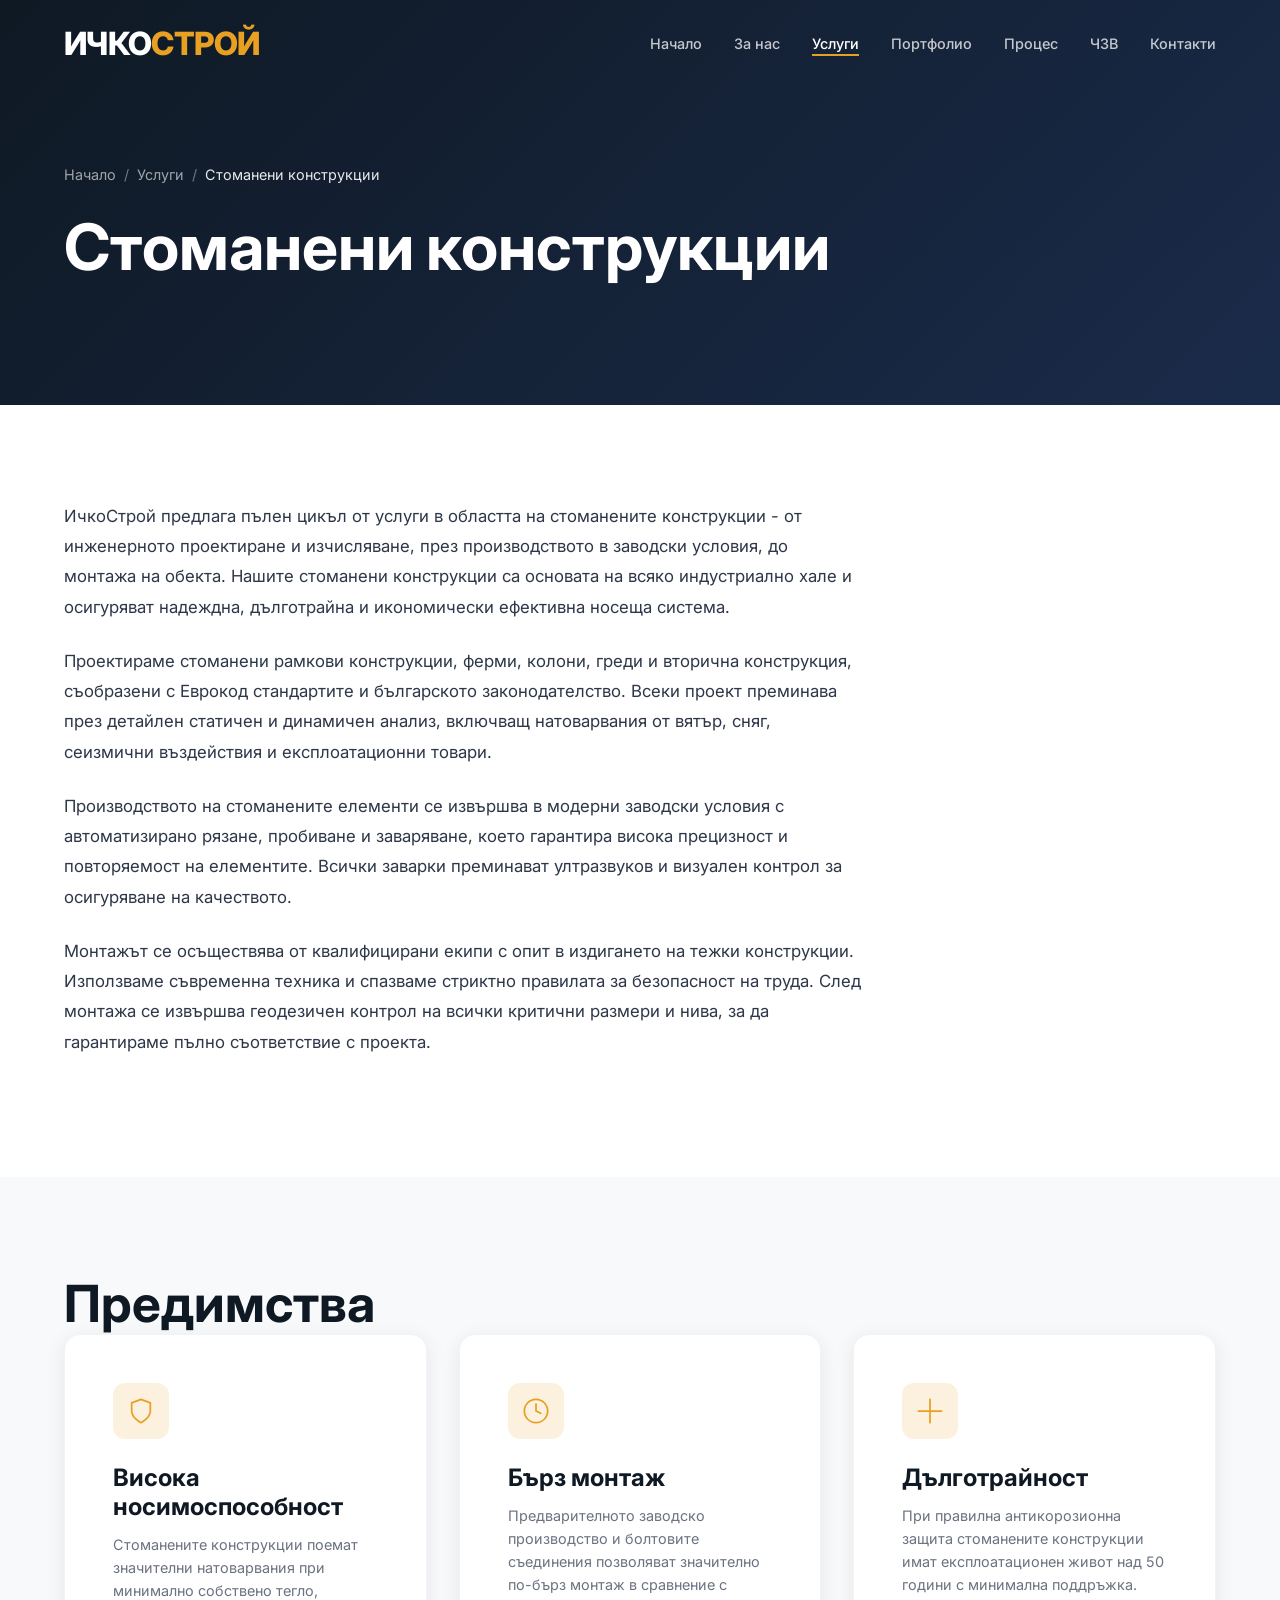
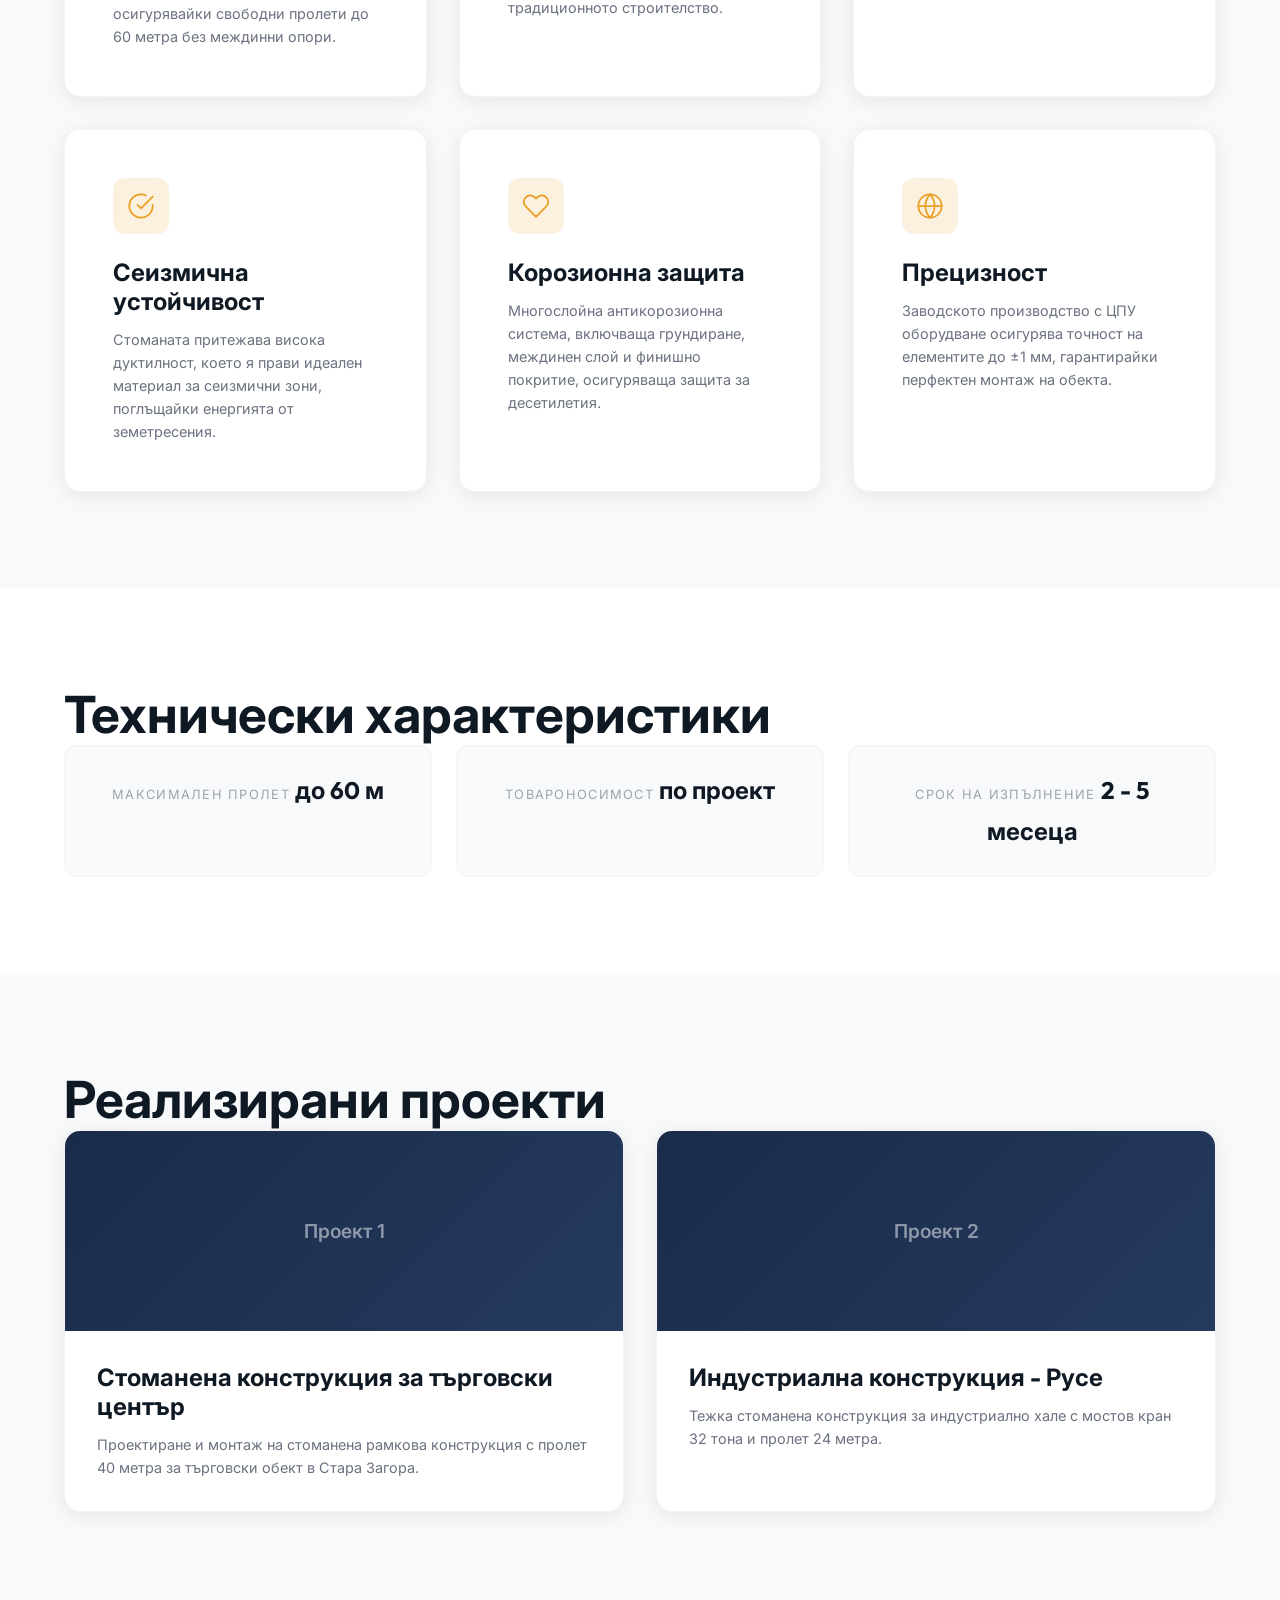
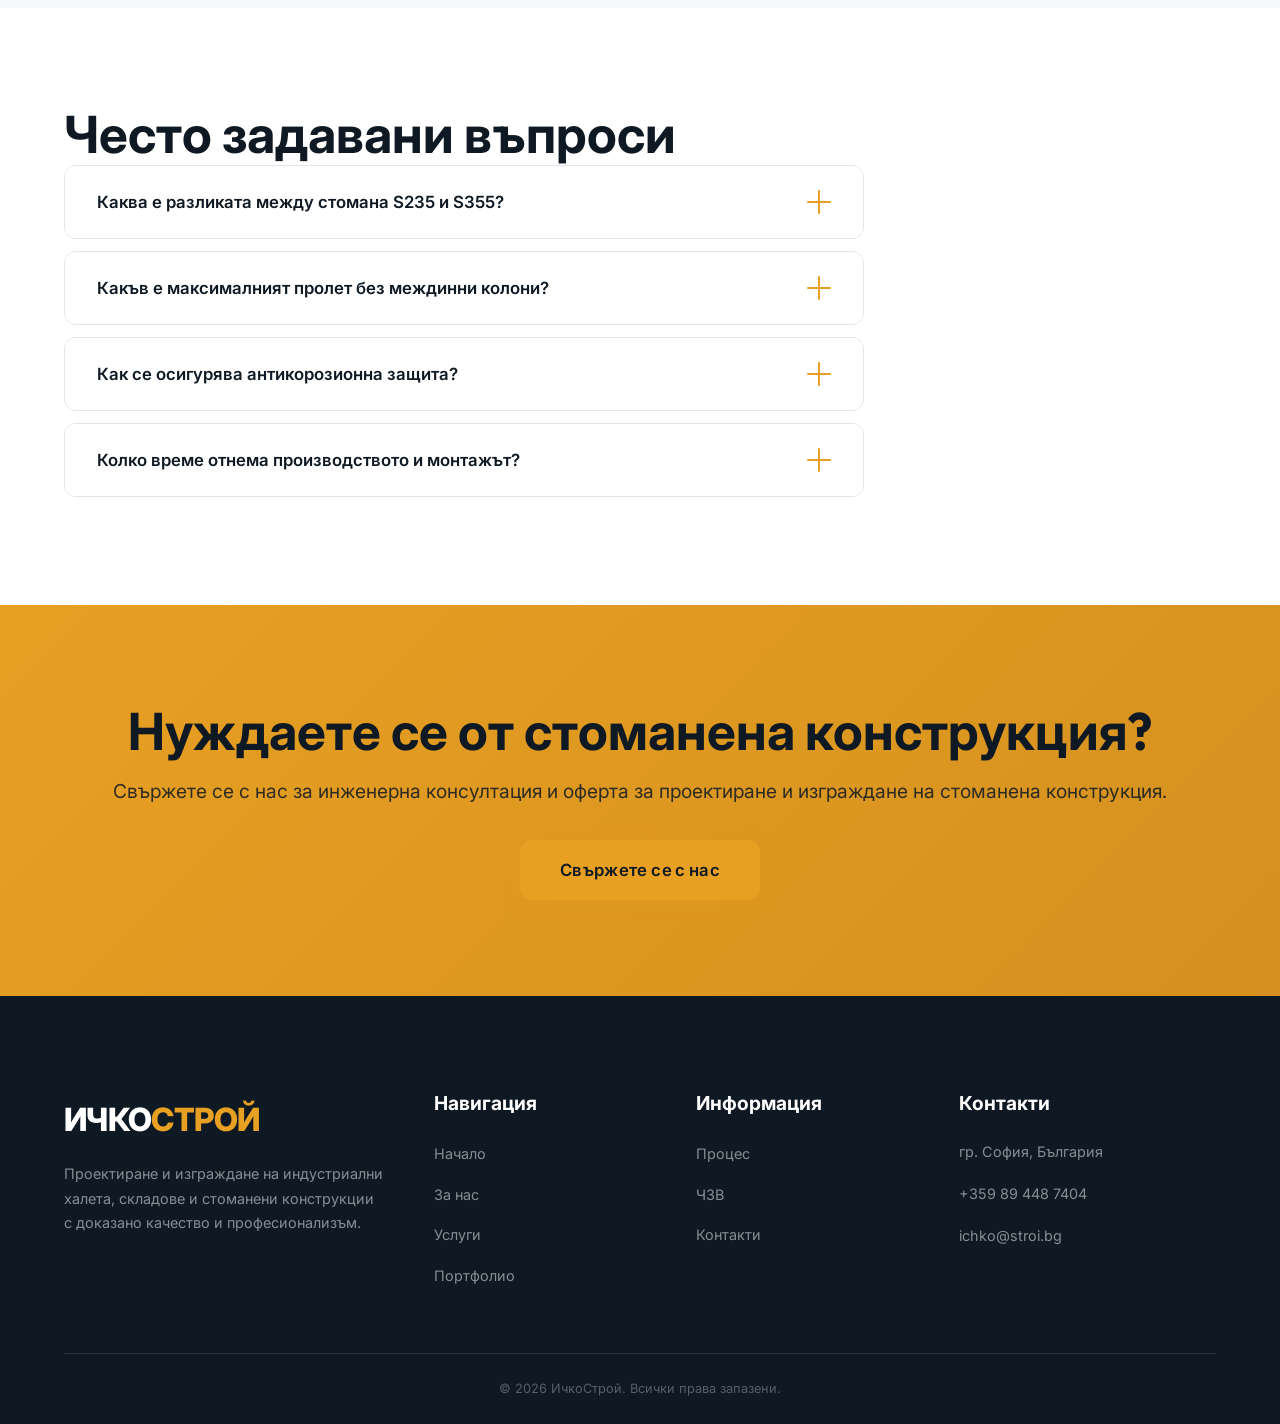
<file: services/steel-structures.html>
<!DOCTYPE html>
<html lang="bg" dir="ltr">
<head>
    <meta charset="UTF-8">
    <meta name="viewport" content="width=device-width, initial-scale=1.0">
    <meta http-equiv="X-UA-Compatible" content="IE=edge">
    <title>Стоманени конструкции | ИчкоСтрой</title>
    <meta name="description" content="Проектиране, производство и монтаж на стоманени конструкции за индустриални сгради. Пролети до 60 метра, сеизмична устойчивост и корозионна защита.">
    <meta name="keywords" content="стоманени конструкции, метални конструкции, стоманени халета, носеща конструкция, стоманени рамки, ИчкоСтрой">
    <meta name="robots" content="index, follow">
    <link rel="canonical" href="https://ichkostroy.pages.dev/services/steel-structures.html">
    <link rel="alternate" hreflang="bg" href="https://ichkostroy.pages.dev/services/steel-structures.html">
    <link rel="preconnect" href="https://fonts.googleapis.com">
    <link rel="preconnect" href="https://fonts.gstatic.com" crossorigin>
    <link href="https://fonts.googleapis.com/css2?family=Inter:wght@300;400;500;600;700&family=Outfit:wght@400;500;600;700;800&display=swap" rel="stylesheet">
    <link rel="stylesheet" href="../css/styles.css">
    <script type="application/ld+json">
    {
        "@context": "https://schema.org",
        "@type": "BreadcrumbList",
        "itemListElement": [
            {
                "@type": "ListItem",
                "position": 1,
                "name": "Начало",
                "item": "https://ichkostroy.pages.dev/"
            },
            {
                "@type": "ListItem",
                "position": 2,
                "name": "Услуги",
                "item": "https://ichkostroy.pages.dev/services.html"
            },
            {
                "@type": "ListItem",
                "position": 3,
                "name": "Стоманени конструкции",
                "item": "https://ichkostroy.pages.dev/services/steel-structures.html"
            }
        ]
    }
    </script>
</head>
<body>
    <!-- Header -->
    <header class="header" id="header">
        <div class="container">
            <a href="../index.html" class="header__logo">
                ИЧКО<span>СТРОЙ</span>
            </a>
            <nav class="header__nav" id="nav">
                <ul class="header__nav-list">
                    <li><a href="../index.html" class="nav-link">Начало</a></li>
                    <li><a href="../about.html" class="nav-link">За нас</a></li>
                    <li><a href="../services.html" class="nav-link nav-link--active">Услуги</a></li>
                    <li><a href="../portfolio.html" class="nav-link">Портфолио</a></li>
                    <li><a href="../process.html" class="nav-link">Процес</a></li>
                    <li><a href="../faq.html" class="nav-link">ЧЗВ</a></li>
                    <li><a href="../contact.html" class="nav-link">Контакти</a></li>
                </ul>
            </nav>
            <button class="header__burger" id="burger" aria-label="Отвори менюто">
                <span></span>
                <span></span>
                <span></span>
            </button>
        </div>
    </header>

    <!-- Mobile Overlay -->
    <div class="mobile-overlay" id="mobileOverlay">
        <nav class="mobile-overlay__nav">
            <ul class="mobile-overlay__list">
                <li><a href="../index.html" class="mobile-overlay__link">Начало</a></li>
                <li><a href="../about.html" class="mobile-overlay__link">За нас</a></li>
                <li><a href="../services.html" class="mobile-overlay__link mobile-overlay__link--active">Услуги</a></li>
                <li><a href="../portfolio.html" class="mobile-overlay__link">Портфолио</a></li>
                <li><a href="../process.html" class="mobile-overlay__link">Процес</a></li>
                <li><a href="../faq.html" class="mobile-overlay__link">ЧЗВ</a></li>
                <li><a href="../contact.html" class="mobile-overlay__link">Контакти</a></li>
            </ul>
        </nav>
    </div>

    <main>
        <!-- Hero -->
        <section class="hero hero--small">
            <div class="container">
                <nav class="breadcrumb" aria-label="Навигация">
                    <ol class="breadcrumb__list">
                        <li class="breadcrumb__item"><a href="../index.html" class="breadcrumb__link">Начало</a></li>
                        <li class="breadcrumb__item"><a href="../services.html" class="breadcrumb__link">Услуги</a></li>
                        <li class="breadcrumb__item breadcrumb__item--active" aria-current="page">Стоманени конструкции</li>
                    </ol>
                </nav>
                <h1 class="hero__title fade-in">Стоманени конструкции</h1>
            </div>
        </section>

        <!-- Description -->
        <section class="section" id="description">
            <div class="container">
                <div class="content fade-in">
                    <p>ИчкоСтрой предлага пълен цикъл от услуги в областта на стоманените конструкции - от инженерното проектиране и изчисляване, през производството в заводски условия, до монтажа на обекта. Нашите стоманени конструкции са основата на всяко индустриално хале и осигуряват надеждна, дълготрайна и икономически ефективна носеща система.</p>

                    <p>Проектираме стоманени рамкови конструкции, ферми, колони, греди и вторична конструкция, съобразени с Еврокод стандартите и българското законодателство. Всеки проект преминава през детайлен статичен и динамичен анализ, включващ натоварвания от вятър, сняг, сеизмични въздействия и експлоатационни товари.</p>

                    <p>Производството на стоманените елементи се извършва в модерни заводски условия с автоматизирано рязане, пробиване и заваряване, което гарантира висока прецизност и повторяемост на елементите. Всички заварки преминават ултразвуков и визуален контрол за осигуряване на качеството.</p>

                    <p>Монтажът се осъществява от квалифицирани екипи с опит в издигането на тежки конструкции. Използваме съвременна техника и спазваме стриктно правилата за безопасност на труда. След монтажа се извършва геодезичен контрол на всички критични размери и нива, за да гарантираме пълно съответствие с проекта.</p>
                </div>
            </div>
        </section>

        <!-- Benefits -->
        <section class="section section--gray" id="benefits">
            <div class="container">
                <h2 class="section__title fade-in">Предимства</h2>
                <div class="benefits-grid">
                    <div class="benefit-card fade-in">
                        <div class="benefit-card__icon">
                            <svg xmlns="http://www.w3.org/2000/svg" width="48" height="48" viewBox="0 0 24 24" fill="none" stroke="currentColor" stroke-width="1.5" stroke-linecap="round" stroke-linejoin="round"><path d="M12 22s8-4 8-10V5l-8-3-8 3v7c0 6 8 10 8 10z"/></svg>
                        </div>
                        <h3 class="benefit-card__title">Висока носимоспособност</h3>
                        <p class="benefit-card__text">Стоманените конструкции поемат значителни натоварвания при минимално собствено тегло, осигурявайки свободни пролети до 60 метра без междинни опори.</p>
                    </div>
                    <div class="benefit-card fade-in">
                        <div class="benefit-card__icon">
                            <svg xmlns="http://www.w3.org/2000/svg" width="48" height="48" viewBox="0 0 24 24" fill="none" stroke="currentColor" stroke-width="1.5" stroke-linecap="round" stroke-linejoin="round"><circle cx="12" cy="12" r="10"/><polyline points="12 6 12 12 16 14"/></svg>
                        </div>
                        <h3 class="benefit-card__title">Бърз монтаж</h3>
                        <p class="benefit-card__text">Предварителното заводско производство и болтовите съединения позволяват значително по-бърз монтаж в сравнение с традиционното строителство.</p>
                    </div>
                    <div class="benefit-card fade-in">
                        <div class="benefit-card__icon">
                            <svg xmlns="http://www.w3.org/2000/svg" width="48" height="48" viewBox="0 0 24 24" fill="none" stroke="currentColor" stroke-width="1.5" stroke-linecap="round" stroke-linejoin="round"><path d="M12 2v20M2 12h20"/></svg>
                        </div>
                        <h3 class="benefit-card__title">Дълготрайност</h3>
                        <p class="benefit-card__text">При правилна антикорозионна защита стоманените конструкции имат експлоатационен живот над 50 години с минимална поддръжка.</p>
                    </div>
                    <div class="benefit-card fade-in">
                        <div class="benefit-card__icon">
                            <svg xmlns="http://www.w3.org/2000/svg" width="48" height="48" viewBox="0 0 24 24" fill="none" stroke="currentColor" stroke-width="1.5" stroke-linecap="round" stroke-linejoin="round"><path d="M22 11.08V12a10 10 0 1 1-5.93-9.14"/><polyline points="22 4 12 14.01 9 11.01"/></svg>
                        </div>
                        <h3 class="benefit-card__title">Сеизмична устойчивост</h3>
                        <p class="benefit-card__text">Стоманата притежава висока дуктилност, което я прави идеален материал за сеизмични зони, поглъщайки енергията от земетресения.</p>
                    </div>
                    <div class="benefit-card fade-in">
                        <div class="benefit-card__icon">
                            <svg xmlns="http://www.w3.org/2000/svg" width="48" height="48" viewBox="0 0 24 24" fill="none" stroke="currentColor" stroke-width="1.5" stroke-linecap="round" stroke-linejoin="round"><path d="M20.84 4.61a5.5 5.5 0 0 0-7.78 0L12 5.67l-1.06-1.06a5.5 5.5 0 0 0-7.78 7.78l1.06 1.06L12 21.23l7.78-7.78 1.06-1.06a5.5 5.5 0 0 0 0-7.78z"/></svg>
                        </div>
                        <h3 class="benefit-card__title">Корозионна защита</h3>
                        <p class="benefit-card__text">Многослойна антикорозионна система, включваща грундиране, междинен слой и финишно покритие, осигуряваща защита за десетилетия.</p>
                    </div>
                    <div class="benefit-card fade-in">
                        <div class="benefit-card__icon">
                            <svg xmlns="http://www.w3.org/2000/svg" width="48" height="48" viewBox="0 0 24 24" fill="none" stroke="currentColor" stroke-width="1.5" stroke-linecap="round" stroke-linejoin="round"><circle cx="12" cy="12" r="10"/><line x1="2" y1="12" x2="22" y2="12"/><path d="M12 2a15.3 15.3 0 0 1 4 10 15.3 15.3 0 0 1-4 10 15.3 15.3 0 0 1-4-10 15.3 15.3 0 0 1 4-10z"/></svg>
                        </div>
                        <h3 class="benefit-card__title">Прецизност</h3>
                        <p class="benefit-card__text">Заводското производство с ЦПУ оборудване осигурява точност на елементите до &plusmn;1 мм, гарантирайки перфектен монтаж на обекта.</p>
                    </div>
                </div>
            </div>
        </section>

        <!-- Specs -->
        <section class="section" id="specs">
            <div class="container">
                <h2 class="section__title fade-in">Технически характеристики</h2>
                <div class="specs-grid fade-in">
                    <div class="spec-item">
                        <span class="spec-item__label">Максимален пролет</span>
                        <span class="spec-item__value">до 60 м</span>
                    </div>
                    <div class="spec-item">
                        <span class="spec-item__label">Товароносимост</span>
                        <span class="spec-item__value">по проект</span>
                    </div>
                    <div class="spec-item">
                        <span class="spec-item__label">Срок на изпълнение</span>
                        <span class="spec-item__value">2 - 5 месеца</span>
                    </div>
                </div>
            </div>
        </section>

        <!-- Related Projects -->
        <section class="section section--gray" id="projects">
            <div class="container">
                <h2 class="section__title fade-in">Реализирани проекти</h2>
                <div class="projects-grid">
                    <a href="../portfolio/project-1.html" class="project-card fade-in">
                        <div class="project-card__image">
                            <div class="project-card__placeholder">Проект 1</div>
                        </div>
                        <div class="project-card__content">
                            <h3 class="project-card__title">Стоманена конструкция за търговски център</h3>
                            <p class="project-card__text">Проектиране и монтаж на стоманена рамкова конструкция с пролет 40 метра за търговски обект в Стара Загора.</p>
                        </div>
                    </a>
                    <a href="../portfolio/project-2.html" class="project-card fade-in">
                        <div class="project-card__image">
                            <div class="project-card__placeholder">Проект 2</div>
                        </div>
                        <div class="project-card__content">
                            <h3 class="project-card__title">Индустриална конструкция - Русе</h3>
                            <p class="project-card__text">Тежка стоманена конструкция за индустриално хале с мостов кран 32 тона и пролет 24 метра.</p>
                        </div>
                    </a>
                </div>
            </div>
        </section>

        <!-- FAQ -->
        <section class="section" id="faq">
            <div class="container">
                <h2 class="section__title fade-in">Често задавани въпроси</h2>
                <div class="accordion fade-in">
                    <div class="accordion__item">
                        <button class="accordion__header" aria-expanded="false">
                            <span class="accordion__title">Каква е разликата между стомана S235 и S355?</span>
                            <span class="accordion__icon"></span>
                        </button>
                        <div class="accordion__body">
                            <p>S235 и S355 са марки конструкционна стомана, като числото означава минималната граница на провлачване в МПа. S355 е по-здрава и позволява по-леки конструкции при същото натоварване, но е по-скъпа. Изборът зависи от натоварванията, пролетите и икономическия анализ на конкретния проект.</p>
                        </div>
                    </div>
                    <div class="accordion__item">
                        <button class="accordion__header" aria-expanded="false">
                            <span class="accordion__title">Какъв е максималният пролет без междинни колони?</span>
                            <span class="accordion__icon"></span>
                        </button>
                        <div class="accordion__body">
                            <p>С рамкови стоманени конструкции можем да реализираме свободни пролети до 60 метра. За по-големи пролети прилагаме решетъчни ферми или пространствени конструкции. Конкретното решение зависи от натоварванията, височината и функционалните изисквания на сградата.</p>
                        </div>
                    </div>
                    <div class="accordion__item">
                        <button class="accordion__header" aria-expanded="false">
                            <span class="accordion__title">Как се осигурява антикорозионна защита?</span>
                            <span class="accordion__icon"></span>
                        </button>
                        <div class="accordion__body">
                            <p>Антикорозионната защита се осъществява чрез многослойна система: пясъкоструене до степен Sa 2.5, нанасяне на цинков грунд, междинен епоксиден слой и финишно полиуретаново покритие. Обща дебелина на системата - минимум 200 микрона. При агресивна среда прилагаме горещо поцинковане или комбинирани системи.</p>
                        </div>
                    </div>
                    <div class="accordion__item">
                        <button class="accordion__header" aria-expanded="false">
                            <span class="accordion__title">Колко време отнема производството и монтажът?</span>
                            <span class="accordion__icon"></span>
                        </button>
                        <div class="accordion__body">
                            <p>Сроковете зависят от мащаба на проекта. Обикновено заводското производство отнема 4-8 седмици, а монтажът на обекта - 2-6 седмици. За стандартни халета целият процес от проектиране до завършване може да се реализира за 2 до 5 месеца. Ще ви предоставим детайлен график при офертирането.</p>
                        </div>
                    </div>
                </div>
            </div>
        </section>

        <!-- CTA -->
        <section class="section section--cta" id="cta">
            <div class="container">
                <div class="cta fade-in">
                    <h2 class="cta__title">Нуждаете се от стоманена конструкция?</h2>
                    <p class="cta__text">Свържете се с нас за инженерна консултация и оферта за проектиране и изграждане на стоманена конструкция.</p>
                    <a href="../contact.html" class="btn btn--primary btn--lg">Свържете се с нас</a>
                </div>
            </div>
        </section>
    </main>

    <!-- Footer -->
    <footer class="footer">
        <div class="container">
            <div class="footer__grid">
                <div class="footer__col">
                    <a href="../index.html" class="footer__logo">ИЧКО<span>СТРОЙ</span></a>
                    <p class="footer__desc">Проектиране и изграждане на индустриални халета, складове и стоманени конструкции с доказано качество и професионализъм.</p>
                </div>
                <div class="footer__col">
                    <h4 class="footer__title">Навигация</h4>
                    <ul class="footer__list">
                        <li><a href="../index.html" class="footer__link">Начало</a></li>
                        <li><a href="../about.html" class="footer__link">За нас</a></li>
                        <li><a href="../services.html" class="footer__link">Услуги</a></li>
                        <li><a href="../portfolio.html" class="footer__link">Портфолио</a></li>
                    </ul>
                </div>
                <div class="footer__col">
                    <h4 class="footer__title">Информация</h4>
                    <ul class="footer__list">
                        <li><a href="../process.html" class="footer__link">Процес</a></li>
                        <li><a href="../faq.html" class="footer__link">ЧЗВ</a></li>
                        <li><a href="../contact.html" class="footer__link">Контакти</a></li>
                    </ul>
                </div>
                <div class="footer__col">
                    <h4 class="footer__title">Контакти</h4>
                    <address class="footer__address">
                        <p>гр. София, България</p>
                        <p><a href="tel:+359894487404" class="footer__link">+359 89 448 7404</a></p>
                        <p><a href="mailto:ichko@stroi.bg" class="footer__link">ichko@stroi.bg</a></p>
                    </address>
                </div>
            </div>
            <div class="footer__bottom">
                <p class="footer__copy">&copy; 2026 ИчкоСтрой. Всички права запазени.</p>
            </div>
        </div>
    </footer>

    <!-- Back to Top -->
    <button class="back-to-top" id="backToTop" aria-label="Нагоре">
        <svg xmlns="http://www.w3.org/2000/svg" width="24" height="24" viewBox="0 0 24 24" fill="none" stroke="currentColor" stroke-width="2" stroke-linecap="round" stroke-linejoin="round"><polyline points="18 15 12 9 6 15"/></svg>
    </button>

    <script src="../js/main.js"></script>
</body>
</html>
</file>
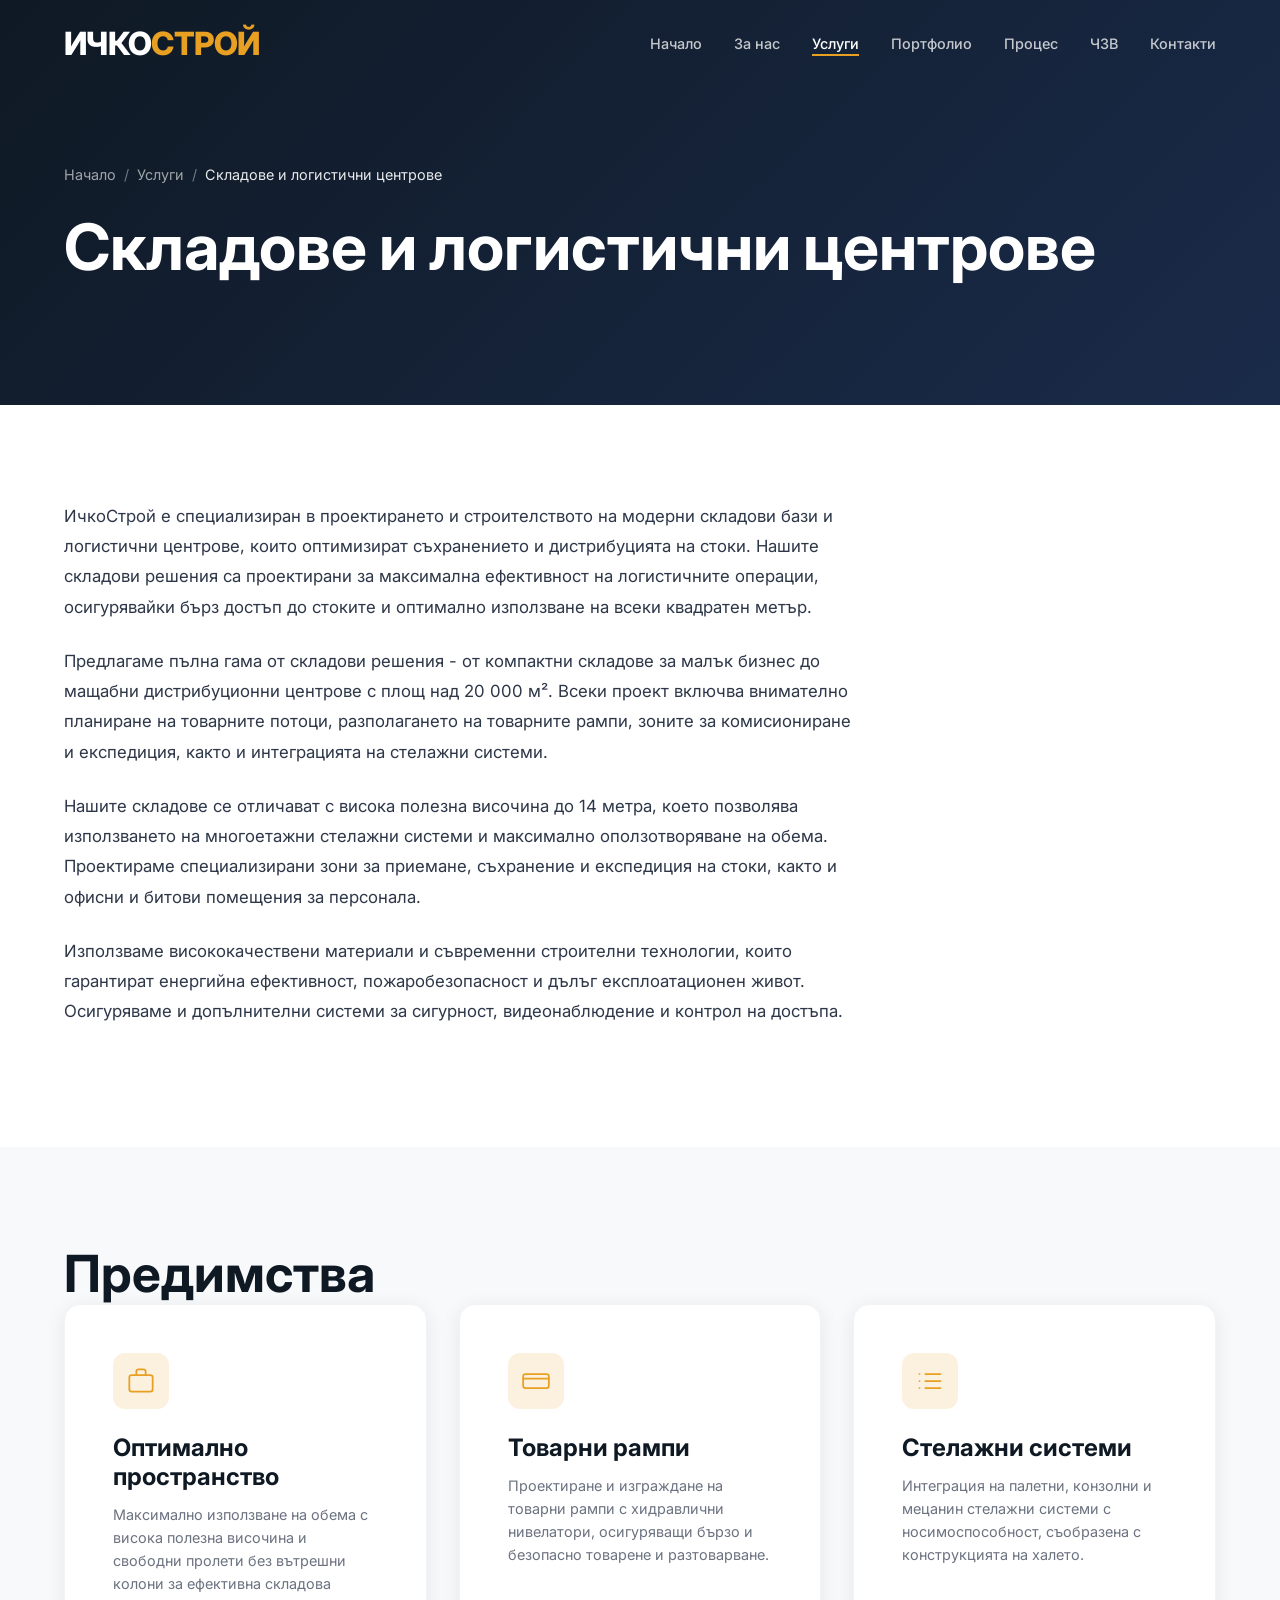
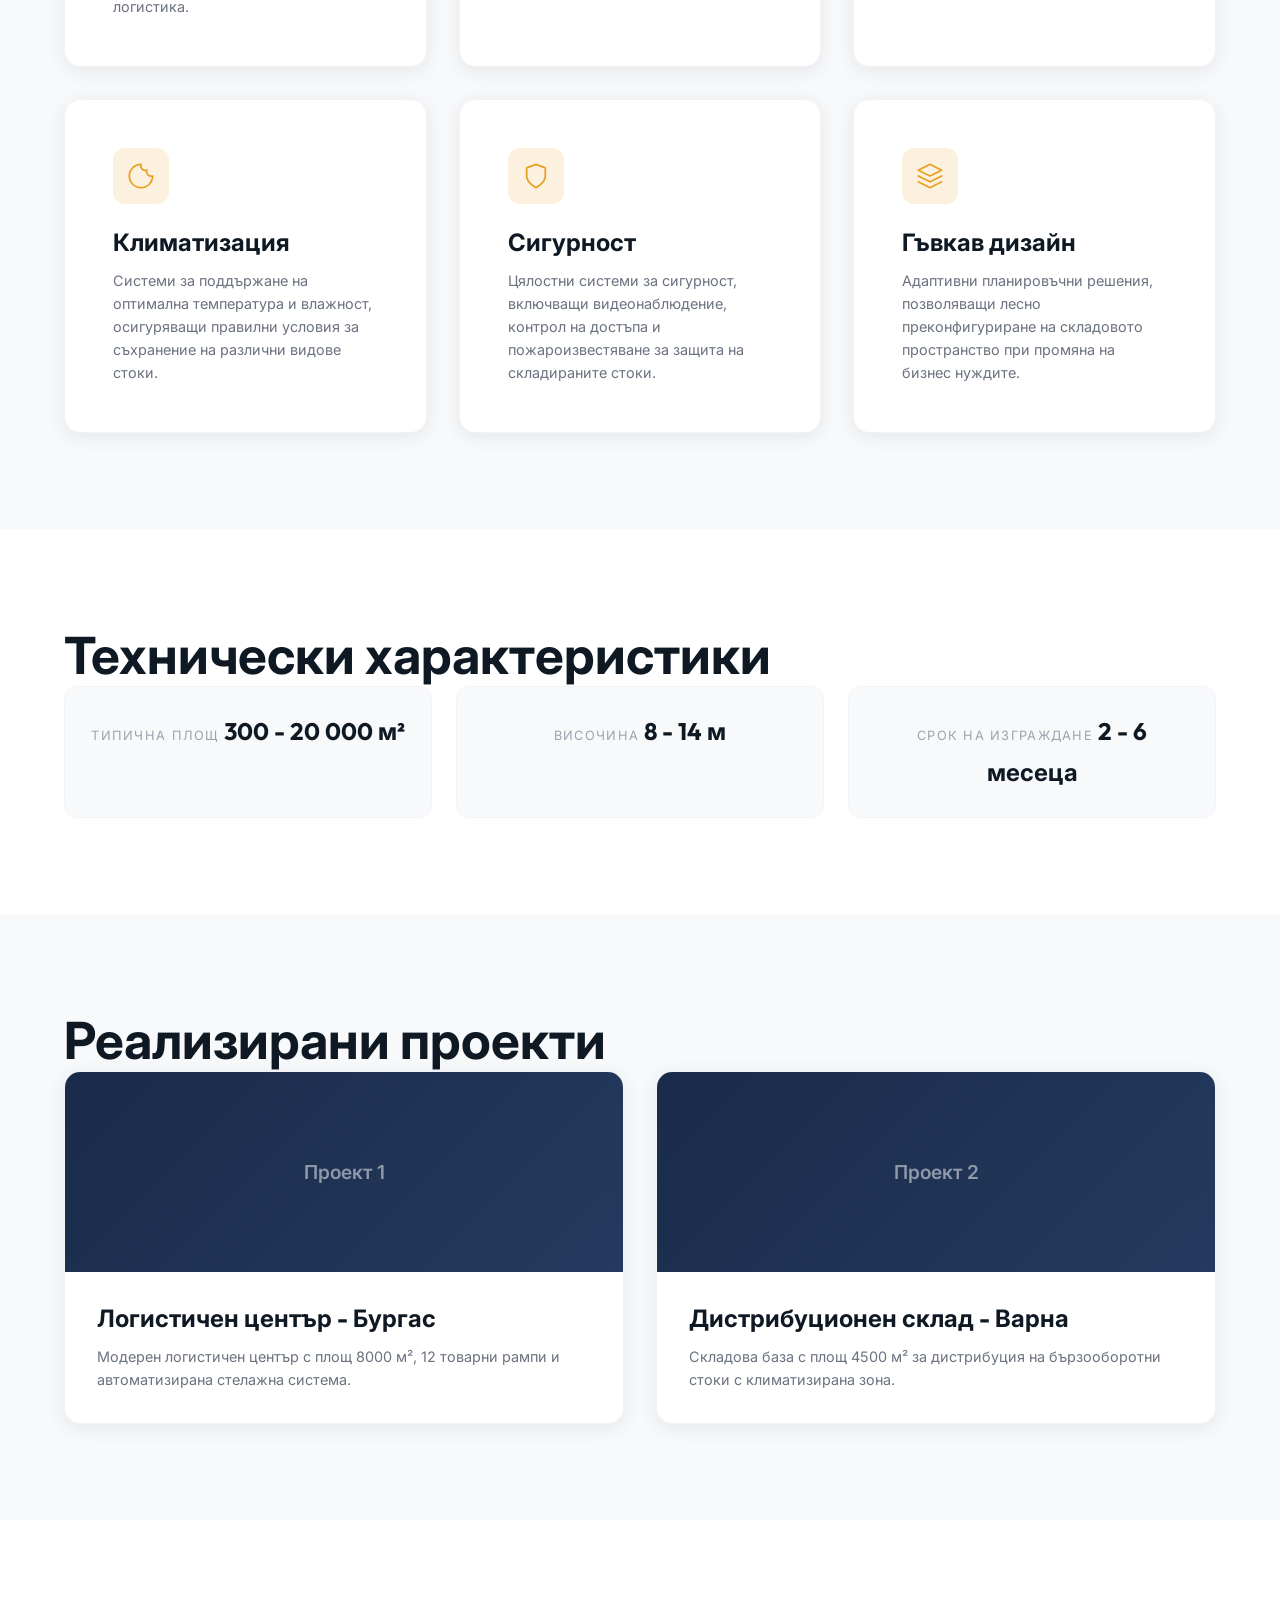
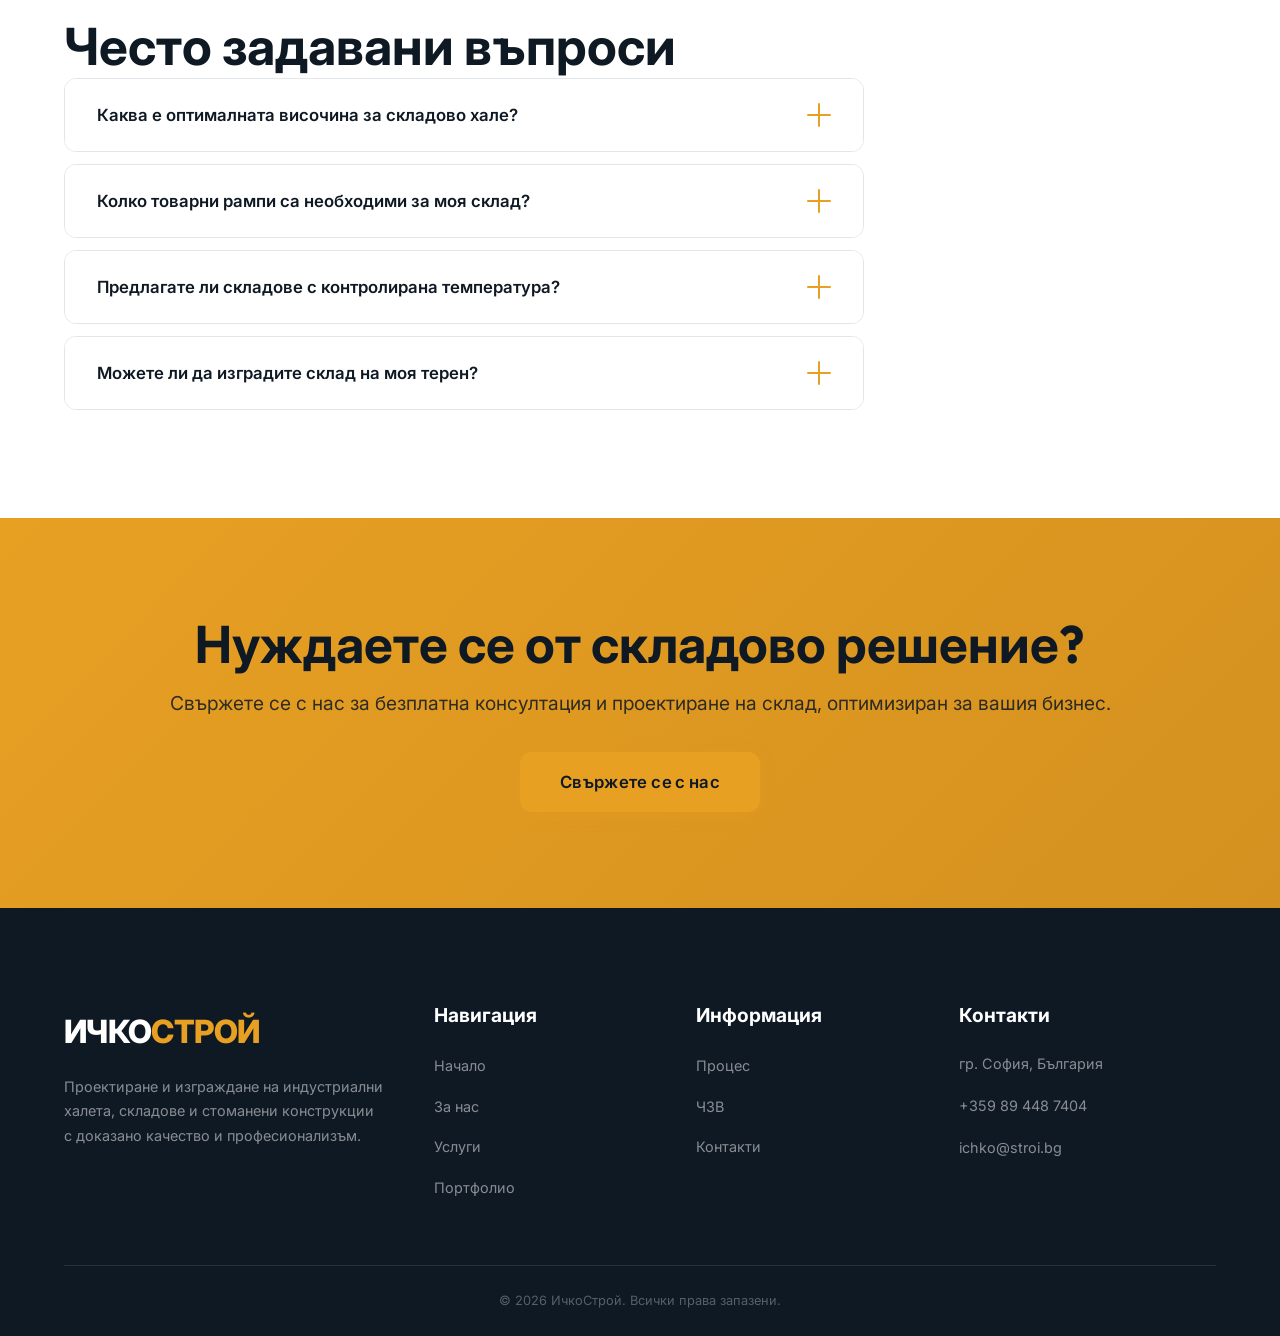
<file: services/warehouse.html>
<!DOCTYPE html>
<html lang="bg" dir="ltr">
<head>
    <meta charset="UTF-8">
    <meta name="viewport" content="width=device-width, initial-scale=1.0">
    <meta http-equiv="X-UA-Compatible" content="IE=edge">
    <title>Складове и логистика | ИчкоСтрой</title>
    <meta name="description" content="Изграждане на складови бази и логистични центрове с оптимално пространство и модерни системи. Площ от 300 до 20000 м², височина до 14 метра.">
    <meta name="keywords" content="складове, логистични центрове, складови бази, дистрибуционни центрове, стоманени складове, ИчкоСтрой">
    <meta name="robots" content="index, follow">
    <link rel="canonical" href="https://ichkostroy.pages.dev/services/warehouse.html">
    <link rel="alternate" hreflang="bg" href="https://ichkostroy.pages.dev/services/warehouse.html">
    <link rel="preconnect" href="https://fonts.googleapis.com">
    <link rel="preconnect" href="https://fonts.gstatic.com" crossorigin>
    <link href="https://fonts.googleapis.com/css2?family=Inter:wght@300;400;500;600;700&family=Outfit:wght@400;500;600;700;800&display=swap" rel="stylesheet">
    <link rel="stylesheet" href="../css/styles.css">
    <script type="application/ld+json">
    {
        "@context": "https://schema.org",
        "@type": "BreadcrumbList",
        "itemListElement": [
            {
                "@type": "ListItem",
                "position": 1,
                "name": "Начало",
                "item": "https://ichkostroy.pages.dev/"
            },
            {
                "@type": "ListItem",
                "position": 2,
                "name": "Услуги",
                "item": "https://ichkostroy.pages.dev/services.html"
            },
            {
                "@type": "ListItem",
                "position": 3,
                "name": "Складове и логистика",
                "item": "https://ichkostroy.pages.dev/services/warehouse.html"
            }
        ]
    }
    </script>
</head>
<body>
    <!-- Header -->
    <header class="header" id="header">
        <div class="container">
            <a href="../index.html" class="header__logo">
                ИЧКО<span>СТРОЙ</span>
            </a>
            <nav class="header__nav" id="nav">
                <ul class="header__nav-list">
                    <li><a href="../index.html" class="nav-link">Начало</a></li>
                    <li><a href="../about.html" class="nav-link">За нас</a></li>
                    <li><a href="../services.html" class="nav-link nav-link--active">Услуги</a></li>
                    <li><a href="../portfolio.html" class="nav-link">Портфолио</a></li>
                    <li><a href="../process.html" class="nav-link">Процес</a></li>
                    <li><a href="../faq.html" class="nav-link">ЧЗВ</a></li>
                    <li><a href="../contact.html" class="nav-link">Контакти</a></li>
                </ul>
            </nav>
            <button class="header__burger" id="burger" aria-label="Отвори менюто">
                <span></span>
                <span></span>
                <span></span>
            </button>
        </div>
    </header>

    <!-- Mobile Overlay -->
    <div class="mobile-overlay" id="mobileOverlay">
        <nav class="mobile-overlay__nav">
            <ul class="mobile-overlay__list">
                <li><a href="../index.html" class="mobile-overlay__link">Начало</a></li>
                <li><a href="../about.html" class="mobile-overlay__link">За нас</a></li>
                <li><a href="../services.html" class="mobile-overlay__link mobile-overlay__link--active">Услуги</a></li>
                <li><a href="../portfolio.html" class="mobile-overlay__link">Портфолио</a></li>
                <li><a href="../process.html" class="mobile-overlay__link">Процес</a></li>
                <li><a href="../faq.html" class="mobile-overlay__link">ЧЗВ</a></li>
                <li><a href="../contact.html" class="mobile-overlay__link">Контакти</a></li>
            </ul>
        </nav>
    </div>

    <main>
        <!-- Hero -->
        <section class="hero hero--small">
            <div class="container">
                <nav class="breadcrumb" aria-label="Навигация">
                    <ol class="breadcrumb__list">
                        <li class="breadcrumb__item"><a href="../index.html" class="breadcrumb__link">Начало</a></li>
                        <li class="breadcrumb__item"><a href="../services.html" class="breadcrumb__link">Услуги</a></li>
                        <li class="breadcrumb__item breadcrumb__item--active" aria-current="page">Складове и логистични центрове</li>
                    </ol>
                </nav>
                <h1 class="hero__title fade-in">Складове и логистични центрове</h1>
            </div>
        </section>

        <!-- Description -->
        <section class="section" id="description">
            <div class="container">
                <div class="content fade-in">
                    <p>ИчкоСтрой е специализиран в проектирането и строителството на модерни складови бази и логистични центрове, които оптимизират съхранението и дистрибуцията на стоки. Нашите складови решения са проектирани за максимална ефективност на логистичните операции, осигурявайки бърз достъп до стоките и оптимално използване на всеки квадратен метър.</p>

                    <p>Предлагаме пълна гама от складови решения - от компактни складове за малък бизнес до мащабни дистрибуционни центрове с площ над 20 000 м&sup2;. Всеки проект включва внимателно планиране на товарните потоци, разполагането на товарните рампи, зоните за комисиониране и експедиция, както и интеграцията на стелажни системи.</p>

                    <p>Нашите складове се отличават с висока полезна височина до 14 метра, което позволява използването на многоетажни стелажни системи и максимално оползотворяване на обема. Проектираме специализирани зони за приемане, съхранение и експедиция на стоки, както и офисни и битови помещения за персонала.</p>

                    <p>Използваме висококачествени материали и съвременни строителни технологии, които гарантират енергийна ефективност, пожаробезопасност и дълъг експлоатационен живот. Осигуряваме и допълнителни системи за сигурност, видеонаблюдение и контрол на достъпа.</p>
                </div>
            </div>
        </section>

        <!-- Benefits -->
        <section class="section section--gray" id="benefits">
            <div class="container">
                <h2 class="section__title fade-in">Предимства</h2>
                <div class="benefits-grid">
                    <div class="benefit-card fade-in">
                        <div class="benefit-card__icon">
                            <svg xmlns="http://www.w3.org/2000/svg" width="48" height="48" viewBox="0 0 24 24" fill="none" stroke="currentColor" stroke-width="1.5" stroke-linecap="round" stroke-linejoin="round"><rect x="2" y="7" width="20" height="14" rx="2" ry="2"/><path d="M16 7V4a2 2 0 0 0-2-2h-4a2 2 0 0 0-2 2v3"/></svg>
                        </div>
                        <h3 class="benefit-card__title">Оптимално пространство</h3>
                        <p class="benefit-card__text">Максимално използване на обема с висока полезна височина и свободни пролети без вътрешни колони за ефективна складова логистика.</p>
                    </div>
                    <div class="benefit-card fade-in">
                        <div class="benefit-card__icon">
                            <svg xmlns="http://www.w3.org/2000/svg" width="48" height="48" viewBox="0 0 24 24" fill="none" stroke="currentColor" stroke-width="1.5" stroke-linecap="round" stroke-linejoin="round"><rect x="1" y="6" width="22" height="12" rx="2" ry="2"/><line x1="1" y1="10" x2="23" y2="10"/></svg>
                        </div>
                        <h3 class="benefit-card__title">Товарни рампи</h3>
                        <p class="benefit-card__text">Проектиране и изграждане на товарни рампи с хидравлични нивелатори, осигуряващи бързо и безопасно товарене и разтоварване.</p>
                    </div>
                    <div class="benefit-card fade-in">
                        <div class="benefit-card__icon">
                            <svg xmlns="http://www.w3.org/2000/svg" width="48" height="48" viewBox="0 0 24 24" fill="none" stroke="currentColor" stroke-width="1.5" stroke-linecap="round" stroke-linejoin="round"><line x1="8" y1="6" x2="21" y2="6"/><line x1="8" y1="12" x2="21" y2="12"/><line x1="8" y1="18" x2="21" y2="18"/><line x1="3" y1="6" x2="3.01" y2="6"/><line x1="3" y1="12" x2="3.01" y2="12"/><line x1="3" y1="18" x2="3.01" y2="18"/></svg>
                        </div>
                        <h3 class="benefit-card__title">Стелажни системи</h3>
                        <p class="benefit-card__text">Интеграция на палетни, конзолни и мецанин стелажни системи с носимоспособност, съобразена с конструкцията на халето.</p>
                    </div>
                    <div class="benefit-card fade-in">
                        <div class="benefit-card__icon">
                            <svg xmlns="http://www.w3.org/2000/svg" width="48" height="48" viewBox="0 0 24 24" fill="none" stroke="currentColor" stroke-width="1.5" stroke-linecap="round" stroke-linejoin="round"><path d="M12 2a10 10 0 1 0 10 10 4 4 0 0 1-5-5 4 4 0 0 1-5-5"/></svg>
                        </div>
                        <h3 class="benefit-card__title">Климатизация</h3>
                        <p class="benefit-card__text">Системи за поддържане на оптимална температура и влажност, осигуряващи правилни условия за съхранение на различни видове стоки.</p>
                    </div>
                    <div class="benefit-card fade-in">
                        <div class="benefit-card__icon">
                            <svg xmlns="http://www.w3.org/2000/svg" width="48" height="48" viewBox="0 0 24 24" fill="none" stroke="currentColor" stroke-width="1.5" stroke-linecap="round" stroke-linejoin="round"><path d="M12 22s8-4 8-10V5l-8-3-8 3v7c0 6 8 10 8 10z"/></svg>
                        </div>
                        <h3 class="benefit-card__title">Сигурност</h3>
                        <p class="benefit-card__text">Цялостни системи за сигурност, включващи видеонаблюдение, контрол на достъпа и пожароизвестяване за защита на складираните стоки.</p>
                    </div>
                    <div class="benefit-card fade-in">
                        <div class="benefit-card__icon">
                            <svg xmlns="http://www.w3.org/2000/svg" width="48" height="48" viewBox="0 0 24 24" fill="none" stroke="currentColor" stroke-width="1.5" stroke-linecap="round" stroke-linejoin="round"><polygon points="12 2 2 7 12 12 22 7 12 2"/><polyline points="2 17 12 22 22 17"/><polyline points="2 12 12 17 22 12"/></svg>
                        </div>
                        <h3 class="benefit-card__title">Гъвкав дизайн</h3>
                        <p class="benefit-card__text">Адаптивни планировъчни решения, позволяващи лесно преконфигуриране на складовото пространство при промяна на бизнес нуждите.</p>
                    </div>
                </div>
            </div>
        </section>

        <!-- Specs -->
        <section class="section" id="specs">
            <div class="container">
                <h2 class="section__title fade-in">Технически характеристики</h2>
                <div class="specs-grid fade-in">
                    <div class="spec-item">
                        <span class="spec-item__label">Типична площ</span>
                        <span class="spec-item__value">300 - 20 000 м&sup2;</span>
                    </div>
                    <div class="spec-item">
                        <span class="spec-item__label">Височина</span>
                        <span class="spec-item__value">8 - 14 м</span>
                    </div>
                    <div class="spec-item">
                        <span class="spec-item__label">Срок на изграждане</span>
                        <span class="spec-item__value">2 - 6 месеца</span>
                    </div>
                </div>
            </div>
        </section>

        <!-- Related Projects -->
        <section class="section section--gray" id="projects">
            <div class="container">
                <h2 class="section__title fade-in">Реализирани проекти</h2>
                <div class="projects-grid">
                    <a href="../portfolio/project-1.html" class="project-card fade-in">
                        <div class="project-card__image">
                            <div class="project-card__placeholder">Проект 1</div>
                        </div>
                        <div class="project-card__content">
                            <h3 class="project-card__title">Логистичен център - Бургас</h3>
                            <p class="project-card__text">Модерен логистичен център с площ 8000 м&sup2;, 12 товарни рампи и автоматизирана стелажна система.</p>
                        </div>
                    </a>
                    <a href="../portfolio/project-2.html" class="project-card fade-in">
                        <div class="project-card__image">
                            <div class="project-card__placeholder">Проект 2</div>
                        </div>
                        <div class="project-card__content">
                            <h3 class="project-card__title">Дистрибуционен склад - Варна</h3>
                            <p class="project-card__text">Складова база с площ 4500 м&sup2; за дистрибуция на бързооборотни стоки с климатизирана зона.</p>
                        </div>
                    </a>
                </div>
            </div>
        </section>

        <!-- FAQ -->
        <section class="section" id="faq">
            <div class="container">
                <h2 class="section__title fade-in">Често задавани въпроси</h2>
                <div class="accordion fade-in">
                    <div class="accordion__item">
                        <button class="accordion__header" aria-expanded="false">
                            <span class="accordion__title">Каква е оптималната височина за складово хале?</span>
                            <span class="accordion__icon"></span>
                        </button>
                        <div class="accordion__body">
                            <p>Оптималната височина зависи от типа стелажна система и вида на съхраняваните стоки. За палетни стелажи обикновено препоръчваме височина от 10 до 12 метра, а за автоматизирани складове - до 14 метра. Ще ви помогнем да определите най-подходящата височина за вашите нужди.</p>
                        </div>
                    </div>
                    <div class="accordion__item">
                        <button class="accordion__header" aria-expanded="false">
                            <span class="accordion__title">Колко товарни рампи са необходими за моя склад?</span>
                            <span class="accordion__icon"></span>
                        </button>
                        <div class="accordion__body">
                            <p>Броят на товарните рампи зависи от обема на товарните операции и типа превозни средства. Като ориентир, за склад от 5000 м&sup2; обикновено се предвиждат 4-6 рампи. Нашите специалисти ще анализират вашите логистични потоци и ще предложат оптималното решение.</p>
                        </div>
                    </div>
                    <div class="accordion__item">
                        <button class="accordion__header" aria-expanded="false">
                            <span class="accordion__title">Предлагате ли складове с контролирана температура?</span>
                            <span class="accordion__icon"></span>
                        </button>
                        <div class="accordion__body">
                            <p>Да, проектираме и изграждаме складове с контролирана температура за съхранение на чувствителни стоки. Можем да осигурим зони с различни температурни режими в рамките на един и същ обект. За специализирани хладилни решения разгледайте нашата услуга <a href="cold-storage.html">Хладилни камери</a>.</p>
                        </div>
                    </div>
                    <div class="accordion__item">
                        <button class="accordion__header" aria-expanded="false">
                            <span class="accordion__title">Можете ли да изградите склад на моя терен?</span>
                            <span class="accordion__icon"></span>
                        </button>
                        <div class="accordion__body">
                            <p>Да, изграждаме складове на терен, предоставен от клиента, на територията на цяла България. Преди започване на проекта извършваме оглед на терена, геоложко проучване и проверка на устройствените планове, за да гарантираме, че строителството е допустимо и осъществимо.</p>
                        </div>
                    </div>
                </div>
            </div>
        </section>

        <!-- CTA -->
        <section class="section section--cta" id="cta">
            <div class="container">
                <div class="cta fade-in">
                    <h2 class="cta__title">Нуждаете се от складово решение?</h2>
                    <p class="cta__text">Свържете се с нас за безплатна консултация и проектиране на склад, оптимизиран за вашия бизнес.</p>
                    <a href="../contact.html" class="btn btn--primary btn--lg">Свържете се с нас</a>
                </div>
            </div>
        </section>
    </main>

    <!-- Footer -->
    <footer class="footer">
        <div class="container">
            <div class="footer__grid">
                <div class="footer__col">
                    <a href="../index.html" class="footer__logo">ИЧКО<span>СТРОЙ</span></a>
                    <p class="footer__desc">Проектиране и изграждане на индустриални халета, складове и стоманени конструкции с доказано качество и професионализъм.</p>
                </div>
                <div class="footer__col">
                    <h4 class="footer__title">Навигация</h4>
                    <ul class="footer__list">
                        <li><a href="../index.html" class="footer__link">Начало</a></li>
                        <li><a href="../about.html" class="footer__link">За нас</a></li>
                        <li><a href="../services.html" class="footer__link">Услуги</a></li>
                        <li><a href="../portfolio.html" class="footer__link">Портфолио</a></li>
                    </ul>
                </div>
                <div class="footer__col">
                    <h4 class="footer__title">Информация</h4>
                    <ul class="footer__list">
                        <li><a href="../process.html" class="footer__link">Процес</a></li>
                        <li><a href="../faq.html" class="footer__link">ЧЗВ</a></li>
                        <li><a href="../contact.html" class="footer__link">Контакти</a></li>
                    </ul>
                </div>
                <div class="footer__col">
                    <h4 class="footer__title">Контакти</h4>
                    <address class="footer__address">
                        <p>гр. София, България</p>
                        <p><a href="tel:+359894487404" class="footer__link">+359 89 448 7404</a></p>
                        <p><a href="mailto:ichko@stroi.bg" class="footer__link">ichko@stroi.bg</a></p>
                    </address>
                </div>
            </div>
            <div class="footer__bottom">
                <p class="footer__copy">&copy; 2026 ИчкоСтрой. Всички права запазени.</p>
            </div>
        </div>
    </footer>

    <!-- Back to Top -->
    <button class="back-to-top" id="backToTop" aria-label="Нагоре">
        <svg xmlns="http://www.w3.org/2000/svg" width="24" height="24" viewBox="0 0 24 24" fill="none" stroke="currentColor" stroke-width="2" stroke-linecap="round" stroke-linejoin="round"><polyline points="18 15 12 9 6 15"/></svg>
    </button>

    <script src="../js/main.js"></script>
</body>
</html>
</file>
<file: css/styles.css>
/* ============================================
   ИчкоСтрой — Global Stylesheet
   ============================================ */

/* --- Custom Properties --- */
:root {
  /* Colors */
  --clr-dark: #0f1924;
  --clr-primary: #1a2b4a;
  --clr-primary-light: #243a5e;
  --clr-accent: #e8a023;
  --clr-accent-hover: #d4911f;
  --clr-accent-light: rgba(232, 160, 35, 0.15);
  --clr-white: #ffffff;
  --clr-gray-50: #f8f9fb;
  --clr-gray-100: #f1f3f6;
  --clr-gray-200: #e2e5ea;
  --clr-gray-300: #c5c9d1;
  --clr-gray-400: #9ca3af;
  --clr-gray-600: #6b7280;
  --clr-gray-800: #2d3748;
  --clr-success: #22c55e;
  --clr-overlay: rgba(15, 25, 36, 0.7);

  /* Typography */
  --font-body: 'Inter', system-ui, -apple-system, sans-serif;
  --font-heading: 'Outfit', var(--font-body);
  --fs-xs: clamp(0.75rem, 0.7rem + 0.25vw, 0.8rem);
  --fs-sm: clamp(0.85rem, 0.8rem + 0.25vw, 0.9rem);
  --fs-base: clamp(0.95rem, 0.9rem + 0.25vw, 1.05rem);
  --fs-md: clamp(1.05rem, 1rem + 0.3vw, 1.2rem);
  --fs-lg: clamp(1.25rem, 1.1rem + 0.5vw, 1.5rem);
  --fs-xl: clamp(1.5rem, 1.2rem + 1vw, 2rem);
  --fs-2xl: clamp(1.8rem, 1.4rem + 1.5vw, 2.5rem);
  --fs-3xl: clamp(2.2rem, 1.6rem + 2vw, 3.2rem);
  --fs-4xl: clamp(2.8rem, 2rem + 2.5vw, 4rem);

  /* Spacing */
  --space-xs: 0.5rem;
  --space-sm: 0.75rem;
  --space-md: 1rem;
  --space-lg: 1.5rem;
  --space-xl: 2rem;
  --space-2xl: 3rem;
  --space-3xl: 4rem;
  --space-4xl: 6rem;
  --space-5xl: 8rem;

  /* Layout */
  --container-max: 1200px;
  --container-wide: 1400px;
  --container-narrow: 800px;

  /* Borders & Shadows */
  --radius-sm: 8px;
  --radius-md: 12px;
  --radius-lg: 16px;
  --radius-xl: 24px;
  --radius-full: 9999px;
  --shadow-sm: 0 1px 3px rgba(0,0,0,0.08), 0 1px 2px rgba(0,0,0,0.06);
  --shadow-md: 0 4px 12px rgba(0,0,0,0.1), 0 2px 4px rgba(0,0,0,0.06);
  --shadow-lg: 0 10px 30px rgba(0,0,0,0.12), 0 4px 8px rgba(0,0,0,0.06);
  --shadow-xl: 0 20px 50px rgba(0,0,0,0.15), 0 8px 16px rgba(0,0,0,0.08);
  --shadow-card: 0 4px 20px rgba(0,0,0,0.08);
  --shadow-card-hover: 0 12px 40px rgba(0,0,0,0.15);

  /* Transitions */
  --transition-fast: 0.15s ease;
  --transition: 0.3s ease;
  --transition-slow: 0.5s ease;

  /* Z-index layers */
  --z-header: 1000;
  --z-mobile-menu: 999;
  --z-back-top: 900;
  --z-overlay: 800;
}

/* --- Reset & Base --- */
*,
*::before,
*::after {
  box-sizing: border-box;
  margin: 0;
  padding: 0;
}

html {
  scroll-behavior: smooth;
  -webkit-text-size-adjust: 100%;
}

body {
  font-family: var(--font-body);
  font-size: var(--fs-base);
  line-height: 1.7;
  color: var(--clr-gray-800);
  background-color: var(--clr-white);
  -webkit-font-smoothing: antialiased;
  -moz-osx-font-smoothing: grayscale;
  overflow-x: hidden;
}

h1, h2, h3, h4, h5, h6 {
  font-family: var(--font-heading);
  font-weight: 700;
  line-height: 1.2;
  color: var(--clr-dark);
}

h1 { font-size: var(--fs-4xl); }
h2 { font-size: var(--fs-3xl); }
h3 { font-size: var(--fs-2xl); }
h4 { font-size: var(--fs-xl); }
h5 { font-size: var(--fs-lg); }
h6 { font-size: var(--fs-md); }

p { margin-bottom: var(--space-md); }
p:last-child { margin-bottom: 0; }

a {
  color: var(--clr-accent);
  text-decoration: none;
  transition: color var(--transition-fast);
}
a:hover { color: var(--clr-accent-hover); }

img {
  max-width: 100%;
  height: auto;
  display: block;
}

ul, ol { list-style: none; }

button, input, textarea, select {
  font-family: inherit;
  font-size: inherit;
}

button {
  cursor: pointer;
  border: none;
  background: none;
}

/* --- Utility Classes --- */
.container {
  width: 100%;
  max-width: var(--container-max);
  margin: 0 auto;
  padding: 0 var(--space-lg);
}

.container--wide {
  max-width: var(--container-wide);
}

.container--narrow {
  max-width: var(--container-narrow);
}

.section {
  padding: var(--space-4xl) 0;
}

@media (max-width: 768px) {
  .section { padding: var(--space-xl) 0 0; }
}

.section--dark {
  background-color: var(--clr-dark);
  color: var(--clr-gray-200);
}

.section--dark h2,
.section--dark h3,
.section--dark h4 {
  color: var(--clr-white);
}

.section--gray {
  background-color: var(--clr-gray-50);
}

.section-label {
  display: inline-block;
  font-size: var(--fs-sm);
  font-weight: 600;
  color: var(--clr-accent);
  text-transform: uppercase;
  letter-spacing: 0.1em;
  margin-bottom: var(--space-sm);
}

.section-title {
  margin-bottom: var(--space-lg);
}

.section-subtitle {
  font-size: var(--fs-md);
  color: var(--clr-gray-600);
  max-width: 650px;
  line-height: 1.6;
}

.text-center { text-align: center; }
.text-center .section-subtitle { margin-left: auto; margin-right: auto; }

.grid {
  display: grid;
  gap: var(--space-xl);
}

.grid-2 { grid-template-columns: repeat(2, 1fr); }
.grid-3 { grid-template-columns: repeat(3, 1fr); }
.grid-4 { grid-template-columns: repeat(4, 1fr); }

@media (max-width: 1024px) {
  .grid-4 { grid-template-columns: repeat(2, 1fr); }
  .grid-3 { grid-template-columns: repeat(2, 1fr); }
}

@media (max-width: 640px) {
  .grid-2, .grid-3, .grid-4 { grid-template-columns: 1fr; }
}

/* --- Buttons --- */
.btn {
  display: inline-flex;
  align-items: center;
  justify-content: center;
  gap: var(--space-xs);
  padding: 0.85rem 2rem;
  font-family: var(--font-heading);
  font-size: var(--fs-sm);
  font-weight: 600;
  letter-spacing: 0.02em;
  border-radius: var(--radius-md);
  transition: all var(--transition);
  white-space: nowrap;
  text-decoration: none;
}

@media (max-width: 480px) {
  .btn { white-space: normal; text-align: center; }
  .btn--lg { padding: 0.85rem 1.5rem; font-size: var(--fs-sm); }
}

.btn--primary {
  background: var(--clr-accent);
  color: var(--clr-dark);
  box-shadow: 0 4px 15px rgba(232, 160, 35, 0.3);
}
.btn--primary:hover {
  background: var(--clr-accent-hover);
  color: var(--clr-dark);
  transform: translateY(-2px);
  box-shadow: 0 6px 20px rgba(232, 160, 35, 0.4);
}

.btn--outline {
  background: transparent;
  color: var(--clr-white);
  border: 2px solid rgba(255,255,255,0.3);
}
.btn--outline:hover {
  background: rgba(255,255,255,0.1);
  border-color: var(--clr-white);
  color: var(--clr-white);
  transform: translateY(-2px);
}

.btn--outline-dark {
  background: transparent;
  color: var(--clr-primary);
  border: 2px solid var(--clr-gray-300);
}
.btn--outline-dark:hover {
  border-color: var(--clr-accent);
  color: var(--clr-accent);
  transform: translateY(-2px);
}

.btn--dark {
  background: var(--clr-dark);
  color: var(--clr-white);
}
.btn--dark:hover {
  background: var(--clr-primary);
  color: var(--clr-white);
  transform: translateY(-2px);
}

.btn--lg {
  padding: 1rem 2.5rem;
  font-size: var(--fs-base);
}

.btn--sm {
  padding: 0.6rem 1.4rem;
  font-size: var(--fs-xs);
}

/* --- Header / Navigation --- */
.header {
  position: fixed;
  top: 0;
  left: 0;
  width: 100%;
  z-index: var(--z-header);
  padding: var(--space-md) 0;
  transition: all var(--transition);
}

.header--scrolled {
  background: rgba(15, 25, 36, 0.92);
  backdrop-filter: blur(20px);
  -webkit-backdrop-filter: blur(20px);
  padding: var(--space-sm) 0;
  box-shadow: 0 4px 20px rgba(0,0,0,0.2);
}

.header .container {
  display: flex;
  align-items: center;
  justify-content: space-between;
}

.logo {
  font-family: var(--font-heading);
  font-size: var(--fs-xl);
  font-weight: 800;
  color: var(--clr-white);
  text-decoration: none;
  letter-spacing: -0.02em;
}

.logo span {
  color: var(--clr-accent);
}

.nav-list {
  display: flex;
  align-items: center;
  gap: var(--space-xl);
}

.nav-link {
  color: rgba(255,255,255,0.75);
  font-size: var(--fs-sm);
  font-weight: 500;
  transition: color var(--transition-fast);
  position: relative;
}

.nav-link::after {
  content: '';
  position: absolute;
  bottom: -4px;
  left: 0;
  width: 0;
  height: 2px;
  background: var(--clr-accent);
  transition: width var(--transition);
}

.nav-link:hover,
.nav-link--active {
  color: var(--clr-white);
}

.nav-link:hover::after,
.nav-link--active::after {
  width: 100%;
}

.nav-cta {
  margin-left: var(--space-sm);
}

.hamburger {
  display: none;
  flex-direction: column;
  gap: 5px;
  padding: var(--space-xs);
  cursor: pointer;
  z-index: calc(var(--z-mobile-menu) + 1);
}

.hamburger span {
  display: block;
  width: 24px;
  height: 2px;
  background: var(--clr-white);
  transition: all var(--transition);
  border-radius: 2px;
}

.hamburger.active span:nth-child(1) {
  transform: rotate(45deg) translate(5px, 5px);
}
.hamburger.active span:nth-child(2) {
  opacity: 0;
}
.hamburger.active span:nth-child(3) {
  transform: rotate(-45deg) translate(5px, -5px);
}

/* Mobile overlay — hidden by default at ALL sizes */
.mobile-overlay {
  display: none;
  position: fixed;
  inset: 0;
  background: rgba(0,0,0,0.5);
  z-index: calc(var(--z-mobile-menu) - 1);
}

.mobile-overlay.active { display: block; }

@media (max-width: 900px) {
  .hamburger { display: flex; }

  .nav {
    position: fixed;
    top: 0;
    right: -100%;
    width: 300px;
    height: 100vh;
    background: var(--clr-dark);
    padding: 5rem var(--space-xl) var(--space-xl);
    transition: right var(--transition);
    z-index: var(--z-mobile-menu);
    overflow-y: auto;
  }

  .nav.active { right: 0; }

  .nav-list {
    flex-direction: column;
    align-items: flex-start;
    gap: var(--space-lg);
  }

  .nav-link { font-size: var(--fs-md); }

  .nav-cta { margin-left: 0; margin-top: var(--space-md); }
}

/* --- Hero Sections --- */
.hero {
  position: relative;
  min-height: 85vh;
  display: flex;
  align-items: center;
  background: linear-gradient(135deg, var(--clr-dark) 0%, var(--clr-primary) 100%);
  color: var(--clr-white);
  overflow: hidden;
  padding: var(--space-5xl) 0 var(--space-4xl);
}

.hero--small {
  min-height: 45vh;
  padding: var(--space-5xl) 0 var(--space-3xl);
}

@media (max-width: 768px) {
  .hero {
    min-height: 65vh;
    padding: var(--space-4xl) 0 var(--space-2xl);
  }
  .hero--small {
    min-height: 38vh;
    padding: var(--space-4xl) 0 var(--space-2xl);
  }
}

@media (max-width: 480px) {
  .hero {
    min-height: 55vh;
    padding: var(--space-3xl) 0 var(--space-2xl);
  }
  .hero--small {
    min-height: 30vh;
    padding: var(--space-3xl) 0 var(--space-xl);
  }
}

.hero__bg-pattern {
  position: absolute;
  inset: 0;
  opacity: 0.05;
  background-image:
    linear-gradient(rgba(255,255,255,0.3) 1px, transparent 1px),
    linear-gradient(90deg, rgba(255,255,255,0.3) 1px, transparent 1px);
  background-size: 40px 40px;
  pointer-events: none;
}

.hero__glow {
  position: absolute;
  width: 600px;
  height: 600px;
  border-radius: 50%;
  background: radial-gradient(circle, rgba(232, 160, 35, 0.15) 0%, transparent 70%);
  top: -200px;
  right: -200px;
  pointer-events: none;
}

.hero__content {
  position: relative;
  z-index: 2;
  max-width: 700px;
}

.hero__label {
  display: inline-flex;
  align-items: center;
  gap: var(--space-xs);
  background: rgba(232, 160, 35, 0.15);
  color: var(--clr-accent);
  padding: 0.4rem 1rem;
  border-radius: var(--radius-full);
  font-size: var(--fs-sm);
  font-weight: 600;
  margin-bottom: var(--space-lg);
}

.hero__title {
  color: var(--clr-white);
  margin-bottom: var(--space-lg);
  line-height: 1.1;
}

.hero__subtitle {
  font-size: var(--fs-lg);
  color: rgba(255,255,255,0.7);
  line-height: 1.6;
  margin-bottom: var(--space-2xl);
  max-width: 580px;
}

.hero__actions {
  display: flex;
  flex-wrap: wrap;
  gap: var(--space-md);
}

.hero__breadcrumb {
  margin-bottom: var(--space-lg);
  font-size: var(--fs-sm);
}

.hero__breadcrumb a {
  color: rgba(255,255,255,0.6);
}

.hero__breadcrumb a:hover {
  color: var(--clr-accent);
}

.hero__breadcrumb span {
  color: rgba(255,255,255,0.4);
  margin: 0 var(--space-xs);
}

/* --- Stats Bar --- */
.stats-bar {
  position: relative;
  z-index: 10;
  margin-top: -3rem;
  margin-bottom: var(--space-3xl);
}

/* Extra hero bottom padding to make room for stats bar overlap */
.hero + .stats-bar {
  margin-top: -3rem;
}

.hero:has(+ .stats-bar) {
  padding-bottom: var(--space-5xl);
}

@media (max-width: 480px) {
  .stats-bar { margin-top: -2rem; }
  .hero:has(+ .stats-bar) { padding-bottom: var(--space-4xl); }
}

.stats-bar__inner {
  background: var(--clr-white);
  border-radius: var(--radius-lg);
  box-shadow: var(--shadow-xl);
  display: grid;
  grid-template-columns: repeat(4, 1fr);
  overflow: hidden;
}

.stats-bar__item {
  padding: var(--space-xl) var(--space-lg);
  text-align: center;
  border-right: 1px solid var(--clr-gray-100);
  transition: background var(--transition);
}

.stats-bar__item:last-child { border-right: none; }
.stats-bar__item:hover { background: var(--clr-gray-50); }

.stats-bar__number {
  font-family: var(--font-heading);
  font-size: var(--fs-3xl);
  font-weight: 800;
  color: var(--clr-accent);
  line-height: 1;
  margin-bottom: var(--space-xs);
}

.stats-bar__label {
  font-size: var(--fs-sm);
  color: var(--clr-gray-600);
  font-weight: 500;
}

@media (max-width: 768px) {
  .stats-bar__inner { grid-template-columns: repeat(2, 1fr); }
  .stats-bar__item:nth-child(2) { border-right: none; }
  .stats-bar__item { border-bottom: 1px solid var(--clr-gray-100); }
}

@media (max-width: 480px) {
  .stats-bar__inner { grid-template-columns: 1fr; }
  .stats-bar__item { border-right: none; }
}

/* --- Cards --- */
.card {
  background: var(--clr-white);
  border-radius: var(--radius-lg);
  box-shadow: var(--shadow-card);
  overflow: hidden;
  transition: all var(--transition);
}

.card:hover {
  transform: translateY(-6px);
  box-shadow: var(--shadow-card-hover);
}

.card__image {
  height: 220px;
  display: flex;
  align-items: center;
  justify-content: center;
  font-size: 3rem;
  position: relative;
  overflow: hidden;
}

.card__image--1 { background: linear-gradient(135deg, #1a2b4a 0%, #2d4a7a 100%); }
.card__image--2 { background: linear-gradient(135deg, #0f1924 0%, #1a3a5c 100%); }
.card__image--3 { background: linear-gradient(135deg, #1e3a5f 0%, #2a5480 100%); }
.card__image--4 { background: linear-gradient(135deg, #162338 0%, #243a5e 100%); }
.card__image--5 { background: linear-gradient(135deg, #0d1520 0%, #1a2b4a 100%); }
.card__image--6 { background: linear-gradient(135deg, #1a3050 0%, #2d5a8a 100%); }

.card__image-label {
  position: absolute;
  bottom: var(--space-sm);
  left: var(--space-sm);
  font-size: var(--fs-xs);
  color: rgba(255,255,255,0.6);
  background: rgba(0,0,0,0.3);
  padding: 0.2rem 0.6rem;
  border-radius: var(--radius-sm);
}

.card__body {
  padding: var(--space-xl);
}

.card__tag {
  display: inline-block;
  background: var(--clr-accent-light);
  color: var(--clr-accent);
  font-size: var(--fs-xs);
  font-weight: 600;
  padding: 0.25rem 0.75rem;
  border-radius: var(--radius-full);
  margin-bottom: var(--space-sm);
}

.card__title {
  font-size: var(--fs-lg);
  margin-bottom: var(--space-sm);
}

.card__text {
  color: var(--clr-gray-600);
  font-size: var(--fs-sm);
  line-height: 1.6;
}

.card__link {
  display: inline-flex;
  align-items: center;
  gap: var(--space-xs);
  font-weight: 600;
  font-size: var(--fs-sm);
  color: var(--clr-accent);
  margin-top: var(--space-md);
}

.card__link:hover { gap: var(--space-sm); }

.card__meta {
  display: flex;
  gap: var(--space-md);
  margin-top: var(--space-md);
  padding-top: var(--space-md);
  border-top: 1px solid var(--clr-gray-100);
  font-size: var(--fs-xs);
  color: var(--clr-gray-400);
}

/* Icon Card Variant */
.icon-card {
  background: var(--clr-white);
  border-radius: var(--radius-lg);
  padding: var(--space-2xl);
  box-shadow: var(--shadow-card);
  transition: all var(--transition);
  border: 1px solid var(--clr-gray-100);
}

.icon-card:hover {
  transform: translateY(-4px);
  box-shadow: var(--shadow-card-hover);
  border-color: var(--clr-accent);
}

.icon-card__icon {
  width: 56px;
  height: 56px;
  background: var(--clr-accent-light);
  border-radius: var(--radius-md);
  display: flex;
  align-items: center;
  justify-content: center;
  font-size: 1.5rem;
  margin-bottom: var(--space-lg);
}

.icon-card__title {
  font-size: var(--fs-lg);
  margin-bottom: var(--space-sm);
}

.icon-card__text {
  color: var(--clr-gray-600);
  font-size: var(--fs-sm);
  line-height: 1.6;
}

.icon-card__list {
  margin-top: var(--space-md);
  display: flex;
  flex-direction: column;
  gap: var(--space-xs);
}

.icon-card__list li {
  font-size: var(--fs-sm);
  color: var(--clr-gray-600);
  padding-left: var(--space-lg);
  position: relative;
}

.icon-card__list li::before {
  content: '✓';
  position: absolute;
  left: 0;
  color: var(--clr-accent);
  font-weight: 700;
}

/* --- Service Cards (large) --- */
.service-card {
  background: var(--clr-white);
  border-radius: var(--radius-lg);
  padding: var(--space-2xl);
  box-shadow: var(--shadow-card);
  transition: all var(--transition);
  border: 1px solid var(--clr-gray-100);
  display: flex;
  flex-direction: column;
}

.service-card:hover {
  transform: translateY(-6px);
  box-shadow: var(--shadow-card-hover);
  border-color: var(--clr-accent);
}

.service-card__icon {
  width: 72px;
  height: 72px;
  background: linear-gradient(135deg, var(--clr-primary) 0%, var(--clr-primary-light) 100%);
  border-radius: var(--radius-md);
  display: flex;
  align-items: center;
  justify-content: center;
  font-size: 2rem;
  margin-bottom: var(--space-lg);
}

.service-card__title {
  font-size: var(--fs-xl);
  margin-bottom: var(--space-sm);
}

.service-card__text {
  color: var(--clr-gray-600);
  font-size: var(--fs-sm);
  line-height: 1.7;
  margin-bottom: var(--space-lg);
}

.service-card__features {
  margin-bottom: var(--space-lg);
  display: flex;
  flex-direction: column;
  gap: var(--space-xs);
  flex-grow: 1;
}

.service-card__features li {
  font-size: var(--fs-sm);
  color: var(--clr-gray-600);
  padding-left: var(--space-lg);
  position: relative;
}

.service-card__features li::before {
  content: '✓';
  position: absolute;
  left: 0;
  color: var(--clr-success);
  font-weight: 700;
}

/* --- Process / Timeline --- */
.process-steps {
  display: flex;
  justify-content: space-between;
  position: relative;
  padding: var(--space-xl) 0;
}

.process-steps::before {
  content: '';
  position: absolute;
  top: calc(var(--space-xl) + 28px);
  left: 40px;
  right: 40px;
  height: 3px;
  background: var(--clr-gray-200);
}

.process-step {
  display: flex;
  flex-direction: column;
  align-items: center;
  text-align: center;
  position: relative;
  z-index: 2;
  flex: 1;
}

.process-step__number {
  width: 56px;
  height: 56px;
  border-radius: 50%;
  background: var(--clr-accent);
  color: var(--clr-dark);
  font-family: var(--font-heading);
  font-size: var(--fs-lg);
  font-weight: 800;
  display: flex;
  align-items: center;
  justify-content: center;
  margin-bottom: var(--space-md);
  box-shadow: 0 4px 15px rgba(232, 160, 35, 0.3);
}

.process-step__title {
  font-size: var(--fs-sm);
  font-weight: 700;
  margin-bottom: var(--space-xs);
}

.process-step__text {
  font-size: var(--fs-xs);
  color: var(--clr-gray-400);
  max-width: 140px;
}

@media (max-width: 768px) {
  .process-steps {
    flex-direction: column;
    gap: var(--space-xl);
    align-items: flex-start;
  }

  .process-steps::before {
    top: 0;
    bottom: 0;
    left: 28px;
    width: 3px;
    height: auto;
    right: auto;
  }

  .process-step {
    flex-direction: row;
    text-align: left;
    gap: var(--space-lg);
  }

  .process-step__number {
    flex-shrink: 0;
    margin-bottom: 0;
  }

  .process-step__text { max-width: none; }
}

/* --- Vertical Timeline --- */
.timeline {
  position: relative;
  padding: var(--space-xl) 0;
}

.timeline::before {
  content: '';
  position: absolute;
  left: 50%;
  top: 0;
  bottom: 0;
  width: 3px;
  background: var(--clr-gray-200);
  transform: translateX(-50%);
}

.timeline__item {
  display: flex;
  align-items: flex-start;
  margin-bottom: var(--space-2xl);
  position: relative;
}

.timeline__item:nth-child(odd) {
  justify-content: flex-start;
  padding-right: calc(50% + 2rem);
}

.timeline__item:nth-child(even) {
  justify-content: flex-end;
  padding-left: calc(50% + 2rem);
}

.timeline__dot {
  position: absolute;
  left: 50%;
  top: 0.5rem;
  width: 16px;
  height: 16px;
  border-radius: 50%;
  background: var(--clr-accent);
  border: 3px solid var(--clr-white);
  box-shadow: var(--shadow-sm);
  transform: translateX(-50%);
  z-index: 2;
}

.timeline__content {
  background: var(--clr-white);
  border-radius: var(--radius-md);
  padding: var(--space-xl);
  box-shadow: var(--shadow-card);
  border: 1px solid var(--clr-gray-100);
}

.timeline__year {
  display: inline-block;
  background: var(--clr-accent);
  color: var(--clr-dark);
  font-family: var(--font-heading);
  font-weight: 700;
  font-size: var(--fs-sm);
  padding: 0.2rem 0.8rem;
  border-radius: var(--radius-full);
  margin-bottom: var(--space-sm);
}

.timeline__title {
  font-size: var(--fs-md);
  margin-bottom: var(--space-xs);
}

.timeline__text {
  font-size: var(--fs-sm);
  color: var(--clr-gray-600);
}

@media (max-width: 768px) {
  .timeline::before { left: 8px; }
  .timeline__dot { left: 8px; }
  .timeline__item:nth-child(odd),
  .timeline__item:nth-child(even) {
    padding: 0 0 0 2.5rem;
    justify-content: flex-start;
  }
}

/* --- Testimonial --- */
.testimonial {
  padding: var(--space-4xl) 0;
  background: linear-gradient(135deg, var(--clr-dark) 0%, var(--clr-primary) 100%);
  color: var(--clr-white);
}

.testimonial__quote {
  font-size: var(--fs-xl);
  font-style: italic;
  line-height: 1.6;
  max-width: 750px;
  margin: 0 auto var(--space-xl);
  text-align: center;
  position: relative;
}

.testimonial__quote::before {
  content: '"';
  font-size: 5rem;
  color: var(--clr-accent);
  font-family: Georgia, serif;
  position: absolute;
  top: -2rem;
  left: -1rem;
  line-height: 1;
  opacity: 0.5;
}

.testimonial__stars {
  text-align: center;
  margin-bottom: var(--space-lg);
  font-size: var(--fs-lg);
  color: var(--clr-accent);
  letter-spacing: 0.2em;
}

.testimonial__author {
  text-align: center;
}

.testimonial__name {
  font-weight: 700;
  font-size: var(--fs-md);
}

.testimonial__role {
  color: rgba(255,255,255,0.6);
  font-size: var(--fs-sm);
}

/* --- CTA Banner --- */
.cta-banner {
  padding: var(--space-4xl) 0;
  background: linear-gradient(135deg, var(--clr-accent) 0%, #d4911f 100%);
  text-align: center;
  color: var(--clr-dark);
}

.cta-banner h2 {
  color: var(--clr-dark);
  margin-bottom: var(--space-sm);
}

.cta-banner p {
  font-size: var(--fs-md);
  margin-bottom: var(--space-xl);
  opacity: 0.85;
}

/* --- FAQ Accordion --- */
.faq-list {
  max-width: var(--container-narrow);
  margin: 0 auto;
}

.faq-category {
  margin-bottom: var(--space-2xl);
}

.faq-category__title {
  font-size: var(--fs-xl);
  margin-bottom: var(--space-lg);
  padding-bottom: var(--space-sm);
  border-bottom: 2px solid var(--clr-accent);
  display: inline-block;
}

.faq-item {
  border: 1px solid var(--clr-gray-200);
  border-radius: var(--radius-md);
  margin-bottom: var(--space-sm);
  overflow: hidden;
  transition: border-color var(--transition);
}

.faq-item.active {
  border-color: var(--clr-accent);
}

.faq-item__question {
  width: 100%;
  padding: var(--space-lg) var(--space-xl);
  display: flex;
  align-items: center;
  justify-content: space-between;
  gap: var(--space-md);
  font-weight: 600;
  font-size: var(--fs-base);
  color: var(--clr-dark);
  text-align: left;
  background: var(--clr-white);
  cursor: pointer;
  transition: background var(--transition-fast);
}

.faq-item__question:hover {
  background: var(--clr-gray-50);
}

.faq-item__icon {
  flex-shrink: 0;
  width: 24px;
  height: 24px;
  position: relative;
  transition: transform var(--transition);
}

.faq-item__icon::before,
.faq-item__icon::after {
  content: '';
  position: absolute;
  background: var(--clr-accent);
  border-radius: 2px;
}

.faq-item__icon::before {
  width: 100%;
  height: 2px;
  top: 50%;
  transform: translateY(-50%);
}

.faq-item__icon::after {
  width: 2px;
  height: 100%;
  left: 50%;
  transform: translateX(-50%);
  transition: transform var(--transition);
}

.faq-item.active .faq-item__icon::after {
  transform: translateX(-50%) scaleY(0);
}

.faq-item__answer {
  max-height: 0;
  overflow: hidden;
  transition: max-height var(--transition-slow);
}

.faq-item__answer-inner {
  padding: 0 var(--space-xl) var(--space-lg);
  color: var(--clr-gray-600);
  line-height: 1.7;
  font-size: var(--fs-sm);
}

/* --- Contact Form --- */
.contact-grid {
  display: grid;
  grid-template-columns: 1.2fr 0.8fr;
  gap: var(--space-3xl);
  align-items: start;
}

@media (max-width: 900px) {
  .contact-grid { grid-template-columns: 1fr; }
}

.form {
  display: flex;
  flex-direction: column;
  gap: var(--space-lg);
}

.form-group {
  display: flex;
  flex-direction: column;
  gap: var(--space-xs);
}

.form-group label {
  font-weight: 600;
  font-size: var(--fs-sm);
  color: var(--clr-dark);
}

.form-group input,
.form-group select,
.form-group textarea {
  padding: 0.85rem var(--space-lg);
  border: 2px solid var(--clr-gray-200);
  border-radius: var(--radius-md);
  font-size: var(--fs-base);
  color: var(--clr-dark);
  background: var(--clr-white);
  transition: border-color var(--transition-fast);
  outline: none;
}

.form-group input:focus,
.form-group select:focus,
.form-group textarea:focus {
  border-color: var(--clr-accent);
}

.form-group textarea {
  resize: vertical;
  min-height: 140px;
}

.form-row {
  display: grid;
  grid-template-columns: 1fr 1fr;
  gap: var(--space-lg);
}

@media (max-width: 640px) {
  .form-row { grid-template-columns: 1fr; }
}

/* Contact Info Side */
.contact-info-card {
  background: var(--clr-dark);
  color: var(--clr-white);
  border-radius: var(--radius-lg);
  padding: var(--space-2xl);
}

.contact-info-card h3 {
  color: var(--clr-white);
  margin-bottom: var(--space-xl);
}

.contact-info-item {
  display: flex;
  gap: var(--space-md);
  margin-bottom: var(--space-xl);
}

.contact-info-item__icon {
  width: 44px;
  height: 44px;
  background: rgba(232, 160, 35, 0.15);
  border-radius: var(--radius-md);
  display: flex;
  align-items: center;
  justify-content: center;
  font-size: 1.2rem;
  flex-shrink: 0;
}

.contact-info-item__label {
  font-size: var(--fs-xs);
  color: rgba(255,255,255,0.5);
  margin-bottom: 0.2rem;
}

.contact-info-item__value {
  font-weight: 600;
  font-size: var(--fs-sm);
}

.contact-info-item__value a {
  color: var(--clr-white);
}

.contact-info-item__value a:hover {
  color: var(--clr-accent);
}

/* Map Placeholder */
.map-placeholder {
  width: 100%;
  height: 350px;
  background: linear-gradient(135deg, var(--clr-gray-100) 0%, var(--clr-gray-200) 100%);
  border-radius: var(--radius-lg);
  display: flex;
  flex-direction: column;
  align-items: center;
  justify-content: center;
  gap: var(--space-sm);
  color: var(--clr-gray-400);
  font-size: var(--fs-md);
  border: 2px dashed var(--clr-gray-300);
}

.map-placeholder span:first-child {
  font-size: 2.5rem;
}

/* --- Portfolio Filter --- */
.filter-buttons {
  display: flex;
  flex-wrap: wrap;
  gap: var(--space-sm);
  margin-bottom: var(--space-2xl);
  justify-content: center;
}

.filter-btn {
  padding: 0.6rem 1.4rem;
  border-radius: var(--radius-full);
  font-size: var(--fs-sm);
  font-weight: 600;
  color: var(--clr-gray-600);
  background: var(--clr-gray-100);
  border: 2px solid transparent;
  transition: all var(--transition);
  cursor: pointer;
}

.filter-btn:hover {
  background: var(--clr-accent-light);
  color: var(--clr-accent);
}

.filter-btn.active {
  background: var(--clr-accent);
  color: var(--clr-dark);
}

/* --- Project Detail --- */
.project-gallery {
  display: grid;
  grid-template-columns: repeat(3, 1fr);
  gap: var(--space-md);
  margin-bottom: var(--space-3xl);
}

.project-gallery__item {
  height: 250px;
  border-radius: var(--radius-md);
  display: flex;
  align-items: center;
  justify-content: center;
  font-size: 2.5rem;
  position: relative;
}

.project-gallery__item:first-child {
  grid-column: span 2;
  grid-row: span 2;
  height: 100%;
}

@media (max-width: 640px) {
  .project-gallery { grid-template-columns: 1fr; }
  .project-gallery__item:first-child { grid-column: span 1; grid-row: span 1; height: 250px; }
}

.project-details-grid {
  display: grid;
  grid-template-columns: 2fr 1fr;
  gap: var(--space-3xl);
}

@media (max-width: 768px) {
  .project-details-grid { grid-template-columns: 1fr; }
}

.project-info-table {
  width: 100%;
}

.project-info-table dt {
  font-size: var(--fs-xs);
  color: var(--clr-gray-400);
  text-transform: uppercase;
  letter-spacing: 0.1em;
  margin-bottom: 0.2rem;
}

.project-info-table dd {
  font-weight: 600;
  font-size: var(--fs-md);
  margin-bottom: var(--space-lg);
  padding-bottom: var(--space-lg);
  border-bottom: 1px solid var(--clr-gray-100);
}

.project-nav {
  display: flex;
  justify-content: space-between;
  margin-top: var(--space-3xl);
  padding-top: var(--space-xl);
  border-top: 1px solid var(--clr-gray-200);
}

.project-nav a {
  display: flex;
  align-items: center;
  gap: var(--space-sm);
  font-weight: 600;
  color: var(--clr-primary);
}

.project-nav a:hover { color: var(--clr-accent); }

/* --- Process Detail Page --- */
.process-detail {
  padding: var(--space-3xl) 0;
}

.process-detail-step {
  display: grid;
  grid-template-columns: 120px 1fr;
  gap: var(--space-2xl);
  margin-bottom: var(--space-3xl);
  align-items: start;
}

.process-detail-step__badge {
  width: 80px;
  height: 80px;
  border-radius: 50%;
  background: var(--clr-accent);
  color: var(--clr-dark);
  font-family: var(--font-heading);
  font-size: var(--fs-2xl);
  font-weight: 800;
  display: flex;
  align-items: center;
  justify-content: center;
  box-shadow: 0 4px 20px rgba(232, 160, 35, 0.3);
  position: sticky;
  top: 100px;
}

.process-detail-step__content h3 {
  margin-bottom: var(--space-md);
}

.process-detail-step__content p {
  color: var(--clr-gray-600);
  margin-bottom: var(--space-md);
}

.process-detail-step__deliverables {
  margin-top: var(--space-lg);
  padding: var(--space-lg);
  background: var(--clr-gray-50);
  border-radius: var(--radius-md);
  border-left: 4px solid var(--clr-accent);
}

.process-detail-step__deliverables h4 {
  font-size: var(--fs-sm);
  text-transform: uppercase;
  letter-spacing: 0.1em;
  color: var(--clr-accent);
  margin-bottom: var(--space-sm);
}

.process-detail-step__deliverables li {
  font-size: var(--fs-sm);
  color: var(--clr-gray-600);
  padding-left: var(--space-lg);
  position: relative;
  margin-bottom: var(--space-xs);
}

.process-detail-step__deliverables li::before {
  content: '→';
  position: absolute;
  left: 0;
  color: var(--clr-accent);
}

@media (max-width: 640px) {
  .process-detail-step {
    grid-template-columns: 1fr;
    gap: var(--space-lg);
  }
  .process-detail-step__badge { position: static; }
}

/* --- Team Cards --- */
.team-card {
  text-align: center;
  background: var(--clr-white);
  border-radius: var(--radius-lg);
  padding: var(--space-2xl);
  box-shadow: var(--shadow-card);
  transition: all var(--transition);
  border: 1px solid var(--clr-gray-100);
}

.team-card:hover {
  transform: translateY(-4px);
  box-shadow: var(--shadow-card-hover);
}

.team-card__avatar {
  width: 100px;
  height: 100px;
  border-radius: 50%;
  background: linear-gradient(135deg, var(--clr-primary) 0%, var(--clr-primary-light) 100%);
  color: var(--clr-white);
  font-family: var(--font-heading);
  font-size: var(--fs-xl);
  font-weight: 700;
  display: flex;
  align-items: center;
  justify-content: center;
  margin: 0 auto var(--space-lg);
}

.team-card__name {
  font-size: var(--fs-lg);
  margin-bottom: var(--space-xs);
}

.team-card__role {
  color: var(--clr-accent);
  font-weight: 600;
  font-size: var(--fs-sm);
  margin-bottom: var(--space-sm);
}

.team-card__bio {
  font-size: var(--fs-sm);
  color: var(--clr-gray-600);
}

/* --- Certifications --- */
.cert-grid {
  display: grid;
  grid-template-columns: repeat(4, 1fr);
  gap: var(--space-lg);
}

@media (max-width: 768px) { .cert-grid { grid-template-columns: repeat(2, 1fr); } }
@media (max-width: 480px) { .cert-grid { grid-template-columns: 1fr; } }

.cert-badge {
  background: var(--clr-white);
  border: 2px solid var(--clr-gray-200);
  border-radius: var(--radius-md);
  padding: var(--space-xl);
  text-align: center;
  transition: all var(--transition);
}

.cert-badge:hover {
  border-color: var(--clr-accent);
  transform: translateY(-2px);
}

.cert-badge__icon {
  font-size: 2.5rem;
  margin-bottom: var(--space-sm);
}

.cert-badge__name {
  font-weight: 700;
  font-size: var(--fs-sm);
}

/* --- Comparison Table --- */
.comparison-table {
  width: 100%;
  border-collapse: collapse;
  background: var(--clr-white);
  border-radius: var(--radius-lg);
  overflow: hidden;
  box-shadow: var(--shadow-card);
}

.comparison-table th,
.comparison-table td {
  padding: var(--space-md) var(--space-lg);
  text-align: center;
  border-bottom: 1px solid var(--clr-gray-100);
  font-size: var(--fs-sm);
}

.comparison-table th {
  background: var(--clr-dark);
  color: var(--clr-white);
  font-weight: 600;
  font-family: var(--font-heading);
}

.comparison-table th:first-child {
  text-align: left;
}

.comparison-table td:first-child {
  text-align: left;
  font-weight: 600;
  color: var(--clr-dark);
}

.comparison-table tr:hover td {
  background: var(--clr-gray-50);
}

.comparison-table .check {
  color: var(--clr-success);
  font-weight: 700;
  font-size: var(--fs-md);
}

@media (max-width: 768px) {
  .comparison-table { font-size: var(--fs-xs); }
  .comparison-table th,
  .comparison-table td { padding: var(--space-sm); }
}

/* --- Footer --- */
.footer {
  background: var(--clr-dark);
  color: rgba(255,255,255,0.7);
  padding: var(--space-4xl) 0 0;
}

.footer__grid {
  display: grid;
  grid-template-columns: 1.5fr 1fr 1fr 1.2fr;
  gap: var(--space-2xl);
  margin-bottom: var(--space-3xl);
}

@media (max-width: 900px) {
  .footer__grid { grid-template-columns: 1fr 1fr; }
}

@media (max-width: 480px) {
  .footer__grid { grid-template-columns: 1fr; }
}

.footer__brand .logo {
  margin-bottom: var(--space-md);
  display: inline-block;
}

.footer__brand p {
  font-size: var(--fs-sm);
  color: rgba(255,255,255,0.5);
  line-height: 1.7;
}

.footer__heading {
  color: var(--clr-white);
  font-size: var(--fs-md);
  font-weight: 700;
  margin-bottom: var(--space-lg);
}

.footer__links {
  display: flex;
  flex-direction: column;
  gap: var(--space-sm);
}

.footer__links a {
  color: rgba(255,255,255,0.5);
  font-size: var(--fs-sm);
  transition: color var(--transition-fast);
}

.footer__links a:hover {
  color: var(--clr-accent);
}

.footer__contact-item {
  display: flex;
  gap: var(--space-sm);
  margin-bottom: var(--space-md);
  font-size: var(--fs-sm);
}

.footer__contact-item span:first-child {
  flex-shrink: 0;
}

.footer__contact-item a {
  color: rgba(255,255,255,0.5);
}
.footer__contact-item a:hover { color: var(--clr-accent); }

.footer__bar {
  border-top: 1px solid rgba(255,255,255,0.1);
  padding: var(--space-lg) 0;
  text-align: center;
  font-size: var(--fs-xs);
  color: rgba(255,255,255,0.3);
}

/* --- Back to Top --- */
.back-to-top {
  position: fixed;
  bottom: 2rem;
  right: 2rem;
  width: 48px;
  height: 48px;
  background: var(--clr-accent);
  color: var(--clr-dark);
  border-radius: 50%;
  display: flex;
  align-items: center;
  justify-content: center;
  font-size: 1.2rem;
  box-shadow: var(--shadow-md);
  z-index: var(--z-back-top);
  opacity: 0;
  visibility: hidden;
  transform: translateY(10px);
  transition: all var(--transition);
  cursor: pointer;
  border: none;
}

.back-to-top.visible {
  opacity: 1;
  visibility: visible;
  transform: translateY(0);
}

.back-to-top:hover {
  transform: translateY(-3px);
  box-shadow: var(--shadow-lg);
}

/* --- Scroll Animations --- */
.fade-in {
  opacity: 0;
  transform: translateY(30px);
  transition: opacity 0.6s ease, transform 0.6s ease;
}

.fade-in.visible {
  opacity: 1;
  transform: translateY(0);
}

.fade-in-left {
  opacity: 0;
  transform: translateX(-30px);
  transition: opacity 0.6s ease, transform 0.6s ease;
}

.fade-in-left.visible {
  opacity: 1;
  transform: translateX(0);
}

.fade-in-right {
  opacity: 0;
  transform: translateX(30px);
  transition: opacity 0.6s ease, transform 0.6s ease;
}

.fade-in-right.visible {
  opacity: 1;
  transform: translateX(0);
}

.scale-in {
  opacity: 0;
  transform: scale(0.95);
  transition: opacity 0.6s ease, transform 0.6s ease;
}

.scale-in.visible {
  opacity: 1;
  transform: scale(1);
}

/* Stagger children */
.stagger-children > * {
  opacity: 0;
  transform: translateY(20px);
  transition: opacity 0.4s ease, transform 0.4s ease;
}

.stagger-children.visible > *:nth-child(1) { transition-delay: 0s; }
.stagger-children.visible > *:nth-child(2) { transition-delay: 0.1s; }
.stagger-children.visible > *:nth-child(3) { transition-delay: 0.2s; }
.stagger-children.visible > *:nth-child(4) { transition-delay: 0.3s; }
.stagger-children.visible > *:nth-child(5) { transition-delay: 0.4s; }

.stagger-children.visible > * {
  opacity: 1;
  transform: translateY(0);
}

/* Disable scroll animations on mobile — content shows immediately */
@media (max-width: 768px) {
  .fade-in,
  .fade-in-left,
  .fade-in-right,
  .scale-in {
    opacity: 1;
    transform: none;
  }

  .stagger-children > * {
    opacity: 1;
    transform: none;
  }
}

/* --- Page load fade --- */
.page-content {
  animation: pageLoad 0.5s ease;
}

@keyframes pageLoad {
  from { opacity: 0; transform: translateY(10px); }
  to { opacity: 1; transform: translateY(0); }
}

/* --- Specs Grid --- */
.specs-grid {
  display: grid;
  grid-template-columns: repeat(3, 1fr);
  gap: var(--space-lg);
}

@media (max-width: 768px) {
  .specs-grid { grid-template-columns: repeat(2, 1fr); }
}

@media (max-width: 480px) {
  .specs-grid { grid-template-columns: 1fr; }
}

.spec-item {
  background: var(--clr-gray-50);
  border-radius: var(--radius-md);
  padding: var(--space-lg);
  text-align: center;
  border: 1px solid var(--clr-gray-100);
}

.spec-item__label {
  font-size: var(--fs-xs);
  color: var(--clr-gray-400);
  text-transform: uppercase;
  letter-spacing: 0.1em;
  margin-bottom: var(--space-xs);
}

.spec-item__value {
  font-family: var(--font-heading);
  font-size: var(--fs-lg);
  font-weight: 700;
  color: var(--clr-dark);
}

/* --- Direct Contact Cards --- */
.direct-contact-cards {
  display: grid;
  grid-template-columns: repeat(2, 1fr);
  gap: var(--space-lg);
}

@media (max-width: 640px) {
  .direct-contact-cards { grid-template-columns: 1fr; }
}

.direct-contact-card {
  background: var(--clr-white);
  border: 2px solid var(--clr-gray-200);
  border-radius: var(--radius-lg);
  padding: var(--space-2xl);
  text-align: center;
  transition: all var(--transition);
  text-decoration: none;
  display: block;
}

.direct-contact-card:hover {
  border-color: var(--clr-accent);
  transform: translateY(-4px);
  box-shadow: var(--shadow-lg);
}

.direct-contact-card__icon {
  font-size: 2rem;
  margin-bottom: var(--space-md);
}

.direct-contact-card__label {
  font-size: var(--fs-sm);
  color: var(--clr-gray-400);
  margin-bottom: var(--space-xs);
}

.direct-contact-card__value {
  font-family: var(--font-heading);
  font-weight: 700;
  font-size: var(--fs-lg);
  color: var(--clr-dark);
}

/* --- Two Column Content --- */
.two-col {
  display: grid;
  grid-template-columns: 1fr 1fr;
  gap: var(--space-3xl);
  align-items: center;
}

@media (max-width: 768px) {
  .two-col { grid-template-columns: 1fr; }
}

/* --- Placeholder Image --- */
.placeholder-img {
  border-radius: var(--radius-lg);
  display: flex;
  align-items: center;
  justify-content: center;
  font-size: 3.5rem;
  min-height: 300px;
  position: relative;
  overflow: hidden;
}

.placeholder-img::after {
  content: '';
  position: absolute;
  inset: 0;
  background: linear-gradient(180deg, transparent 60%, rgba(0,0,0,0.2) 100%);
}

/* --- Working Hours --- */
.working-hours {
  margin-top: var(--space-xl);
  padding-top: var(--space-xl);
  border-top: 1px solid rgba(255,255,255,0.1);
}

.working-hours h4 {
  color: var(--clr-white);
  font-size: var(--fs-sm);
  margin-bottom: var(--space-md);
}

.working-hours__row {
  display: flex;
  justify-content: space-between;
  font-size: var(--fs-sm);
  margin-bottom: var(--space-xs);
  color: rgba(255,255,255,0.5);
}

.working-hours__row span:last-child {
  font-weight: 600;
  color: rgba(255,255,255,0.7);
}

/* --- Header Class Aliases (cross-page compatibility) --- */
.header__logo,
.footer__logo {
  font-family: var(--font-heading);
  font-size: var(--fs-xl);
  font-weight: 800;
  color: var(--clr-white);
  text-decoration: none;
  letter-spacing: -0.02em;
}

.header__logo span,
.footer__logo span {
  color: var(--clr-accent);
}

.footer__logo {
  color: var(--clr-white);
  display: inline-block;
  margin-bottom: var(--space-md);
}

.header__logo-text {
  font-family: var(--font-heading);
  font-weight: 800;
  color: var(--clr-white);
}

.header__inner,
.header__container {
  display: flex;
  align-items: center;
  justify-content: space-between;
}

.header__nav {
  display: flex;
  align-items: center;
  gap: var(--space-xl);
}

.header__nav-list {
  display: flex;
  align-items: center;
  gap: var(--space-xl);
  list-style: none;
  margin: 0;
  padding: 0;
}

.header__nav-list li {
  list-style: none;
}

/* Also support <ul> inside .nav and .nav-list */
.nav ul,
.nav-list {
  display: flex;
  align-items: center;
  gap: var(--space-xl);
  list-style: none;
  margin: 0;
  padding: 0;
}

.nav-list li,
.nav ul li {
  list-style: none;
}

.header__cta {
  margin-left: var(--space-sm);
}

.header__hamburger,
.header__burger {
  display: none;
  flex-direction: column;
  gap: 5px;
  padding: var(--space-xs);
  cursor: pointer;
  z-index: calc(var(--z-mobile-menu) + 1);
  background: none;
  border: none;
}

.header__hamburger span,
.header__burger span {
  display: block;
  width: 24px;
  height: 2px;
  background: var(--clr-white);
  transition: all var(--transition);
  border-radius: 2px;
}

.header__hamburger.active span:nth-child(1),
.header__burger.active span:nth-child(1) {
  transform: rotate(45deg) translate(5px, 5px);
}
.header__hamburger.active span:nth-child(2),
.header__burger.active span:nth-child(2) {
  opacity: 0;
}
.header__hamburger.active span:nth-child(3),
.header__burger.active span:nth-child(3) {
  transform: rotate(-45deg) translate(5px, -5px);
}

@media (max-width: 900px) {
  .header__hamburger,
  .header__burger { display: flex; }

  .header__nav {
    position: fixed;
    top: 0;
    right: -100%;
    width: 300px;
    height: 100vh;
    background: var(--clr-dark);
    padding: 5rem var(--space-xl) var(--space-xl);
    transition: right var(--transition);
    z-index: var(--z-mobile-menu);
    overflow-y: auto;
    flex-direction: column;
    align-items: flex-start;
    gap: var(--space-lg);
  }

  .header__nav.active { right: 0; }

  .header__nav-list {
    flex-direction: column;
    align-items: flex-start;
    gap: var(--space-lg);
  }

  .header__nav .nav-link { font-size: var(--fs-md); }
  .header__cta { display: none; }
}

/* --- Benefits Grid (service sub-pages) --- */
.benefits-grid {
  display: grid;
  grid-template-columns: repeat(3, 1fr);
  gap: var(--space-xl);
}

@media (max-width: 1024px) { .benefits-grid { grid-template-columns: repeat(2, 1fr); } }
@media (max-width: 640px) { .benefits-grid { grid-template-columns: 1fr; } }

.benefit-card {
  background: var(--clr-white);
  border-radius: var(--radius-lg);
  padding: var(--space-2xl);
  box-shadow: var(--shadow-card);
  transition: all var(--transition);
  border: 1px solid var(--clr-gray-100);
}

.benefit-card:hover {
  transform: translateY(-4px);
  box-shadow: var(--shadow-card-hover);
  border-color: var(--clr-accent);
}

.benefit-card__icon {
  width: 56px;
  height: 56px;
  background: var(--clr-accent-light);
  border-radius: var(--radius-md);
  display: flex;
  align-items: center;
  justify-content: center;
  margin-bottom: var(--space-lg);
  color: var(--clr-accent);
}

.benefit-card__icon svg {
  width: 28px;
  height: 28px;
}

.benefit-card__title {
  font-family: var(--font-heading);
  font-size: var(--fs-lg);
  font-weight: 700;
  margin-bottom: var(--space-sm);
  color: var(--clr-dark);
}

.benefit-card__text {
  color: var(--clr-gray-600);
  font-size: var(--fs-sm);
  line-height: 1.6;
}

/* --- Accordion (service FAQ variant) --- */
.accordion {
  max-width: var(--container-narrow);
}

.accordion__item {
  border: 1px solid var(--clr-gray-200);
  border-radius: var(--radius-md);
  margin-bottom: var(--space-sm);
  overflow: hidden;
  transition: border-color var(--transition);
}

.accordion__item.active {
  border-color: var(--clr-accent);
}

.accordion__header {
  width: 100%;
  padding: var(--space-lg) var(--space-xl);
  display: flex;
  align-items: center;
  justify-content: space-between;
  gap: var(--space-md);
  font-weight: 600;
  font-size: var(--fs-base);
  color: var(--clr-dark);
  text-align: left;
  background: var(--clr-white);
  cursor: pointer;
  transition: background var(--transition-fast);
  border: none;
  font-family: inherit;
}

.accordion__header:hover {
  background: var(--clr-gray-50);
}

.accordion__title {
  flex: 1;
}

.accordion__icon {
  flex-shrink: 0;
  width: 24px;
  height: 24px;
  position: relative;
}

.accordion__icon::before,
.accordion__icon::after {
  content: '';
  position: absolute;
  background: var(--clr-accent);
  border-radius: 2px;
}

.accordion__icon::before {
  width: 100%;
  height: 2px;
  top: 50%;
  transform: translateY(-50%);
}

.accordion__icon::after {
  width: 2px;
  height: 100%;
  left: 50%;
  transform: translateX(-50%);
  transition: transform var(--transition);
}

.accordion__item.active .accordion__icon::after {
  transform: translateX(-50%) scaleY(0);
}

.accordion__body {
  max-height: 0;
  overflow: hidden;
  transition: max-height var(--transition-slow);
}

.accordion__body p {
  padding: 0 var(--space-xl) var(--space-lg);
  color: var(--clr-gray-600);
  line-height: 1.7;
  font-size: var(--fs-sm);
}

/* --- Project Cards (service sub-pages) --- */
.projects-grid {
  display: grid;
  grid-template-columns: repeat(2, 1fr);
  gap: var(--space-xl);
}

@media (max-width: 640px) { .projects-grid { grid-template-columns: 1fr; } }

.project-card {
  background: var(--clr-white);
  border-radius: var(--radius-lg);
  overflow: hidden;
  box-shadow: var(--shadow-card);
  transition: all var(--transition);
  text-decoration: none;
  display: block;
  border: 1px solid var(--clr-gray-100);
}

.project-card:hover {
  transform: translateY(-6px);
  box-shadow: var(--shadow-card-hover);
}

.project-card__image {
  height: 200px;
  background: linear-gradient(135deg, var(--clr-primary) 0%, var(--clr-primary-light) 100%);
  display: flex;
  align-items: center;
  justify-content: center;
}

.project-card__placeholder {
  color: rgba(255,255,255,0.5);
  font-size: var(--fs-md);
  font-weight: 600;
}

.project-card__content {
  padding: var(--space-xl);
}

.project-card__title {
  font-family: var(--font-heading);
  font-size: var(--fs-lg);
  font-weight: 700;
  color: var(--clr-dark);
  margin-bottom: var(--space-sm);
}

.project-card__text {
  font-size: var(--fs-sm);
  color: var(--clr-gray-600);
  line-height: 1.6;
}

/* --- Breadcrumb (sub-page variant) --- */
.breadcrumb {
  margin-bottom: var(--space-lg);
}

.breadcrumb__list {
  display: flex;
  align-items: center;
  gap: var(--space-xs);
  list-style: none;
  font-size: var(--fs-sm);
}

.breadcrumb__item {
  display: flex;
  align-items: center;
  gap: var(--space-xs);
}

.breadcrumb__item + .breadcrumb__item::before {
  content: '/';
  color: rgba(255,255,255,0.4);
}

.breadcrumb__link {
  color: rgba(255,255,255,0.6);
  text-decoration: none;
}

.breadcrumb__link:hover {
  color: var(--clr-accent);
}

.breadcrumb__item--active {
  color: rgba(255,255,255,0.9);
}

/* --- CTA Section Variant --- */
.section--cta {
  background: linear-gradient(135deg, var(--clr-accent) 0%, #d4911f 100%);
  text-align: center;
  color: var(--clr-dark);
  padding: var(--space-4xl) 0;
}

.cta {
  text-align: center;
}

.cta__title {
  font-family: var(--font-heading);
  font-size: var(--fs-3xl);
  font-weight: 700;
  color: var(--clr-dark);
  margin-bottom: var(--space-sm);
}

.cta__text {
  font-size: var(--fs-md);
  margin-bottom: var(--space-xl);
  opacity: 0.85;
}

/* --- Content Block --- */
.content {
  max-width: var(--container-narrow);
  font-size: var(--fs-base);
  line-height: 1.8;
  color: var(--clr-gray-800);
}

.content p {
  margin-bottom: var(--space-lg);
}

/* --- Footer Aliases --- */
.footer__col {
  min-width: 0;
}

.footer__desc,
.footer__description {
  font-size: var(--fs-sm);
  color: rgba(255,255,255,0.5);
  line-height: 1.7;
}

.footer__link {
  color: rgba(255,255,255,0.5);
  font-size: var(--fs-sm);
  transition: color var(--transition-fast);
  text-decoration: none;
}

.footer__link:hover { color: var(--clr-accent); }

.footer__list {
  display: flex;
  flex-direction: column;
  gap: var(--space-sm);
  list-style: none;
}

.footer__title {
  color: var(--clr-white);
  font-size: var(--fs-md);
  font-weight: 700;
  margin-bottom: var(--space-lg);
}

.footer__bottom {
  border-top: 1px solid rgba(255,255,255,0.1);
  padding: var(--space-lg) 0;
  text-align: center;
  font-size: var(--fs-xs);
  color: rgba(255,255,255,0.3);
}

.footer__copy,
.footer__copyright {
  font-size: var(--fs-xs);
  color: rgba(255,255,255,0.3);
}

.footer__contacts {
  list-style: none;
  display: flex;
  flex-direction: column;
  gap: var(--space-sm);
}

.footer__contacts a {
  color: rgba(255,255,255,0.5);
  font-size: var(--fs-sm);
  text-decoration: none;
}

.footer__contacts a:hover { color: var(--clr-accent); }

.footer__contacts li {
  font-size: var(--fs-sm);
  color: rgba(255,255,255,0.5);
}

.footer__address {
  font-style: normal;
  font-size: var(--fs-sm);
  color: rgba(255,255,255,0.5);
  line-height: 1.8;
}

.footer__address a {
  color: rgba(255,255,255,0.5);
  text-decoration: none;
}

.footer__address a:hover { color: var(--clr-accent); }

/* --- Mobile Overlay Nav (sub-page variant) --- */
.mobile-overlay__nav {
  padding: 5rem var(--space-xl);
}

.mobile-overlay__list {
  list-style: none;
  display: flex;
  flex-direction: column;
  gap: var(--space-lg);
}

.mobile-overlay__link {
  color: rgba(255,255,255,0.7);
  font-size: var(--fs-md);
  font-weight: 500;
  text-decoration: none;
  transition: color var(--transition-fast);
}

.mobile-overlay__link:hover,
.mobile-overlay__link--active {
  color: var(--clr-white);
}

/* --- Card Image Icon --- */
.card__image-icon {
  font-size: 3rem;
  position: relative;
  z-index: 1;
}

/* --- Icon Card as Link --- */
a.icon-card {
  text-decoration: none;
  display: block;
  color: inherit;
}

a.icon-card:hover {
  color: inherit;
}

.icon-card--link {
  cursor: pointer;
}

/* --- CTA Banner Variants --- */
.btn--white {
  background: var(--clr-white);
  color: var(--clr-dark);
}

.btn--white:hover {
  background: var(--clr-gray-100);
  color: var(--clr-dark);
  transform: translateY(-2px);
}

.cta-banner__phone-link {
  display: block;
  font-family: var(--font-heading);
  font-size: var(--fs-3xl);
  font-weight: 800;
  color: var(--clr-dark);
  text-decoration: none;
  margin-top: var(--space-md);
}

.cta-banner__phone-link:hover {
  color: var(--clr-primary);
}

/* --- Map Placeholder Address --- */
.map-placeholder__address {
  font-size: var(--fs-sm);
  color: var(--clr-gray-400);
}

/* --- Contact Info Card Variants --- */
.contact-info-card__value {
  color: var(--clr-white);
  text-decoration: none;
}

.contact-info-card__value:hover {
  color: var(--clr-accent);
}

/* --- Print --- */
@media print {
  .header, .back-to-top, .hamburger, .header__hamburger, .header__burger, .mobile-overlay { display: none; }
  .hero { min-height: auto; padding: var(--space-xl) 0; }
  body { color: #000; }
}
</file>
